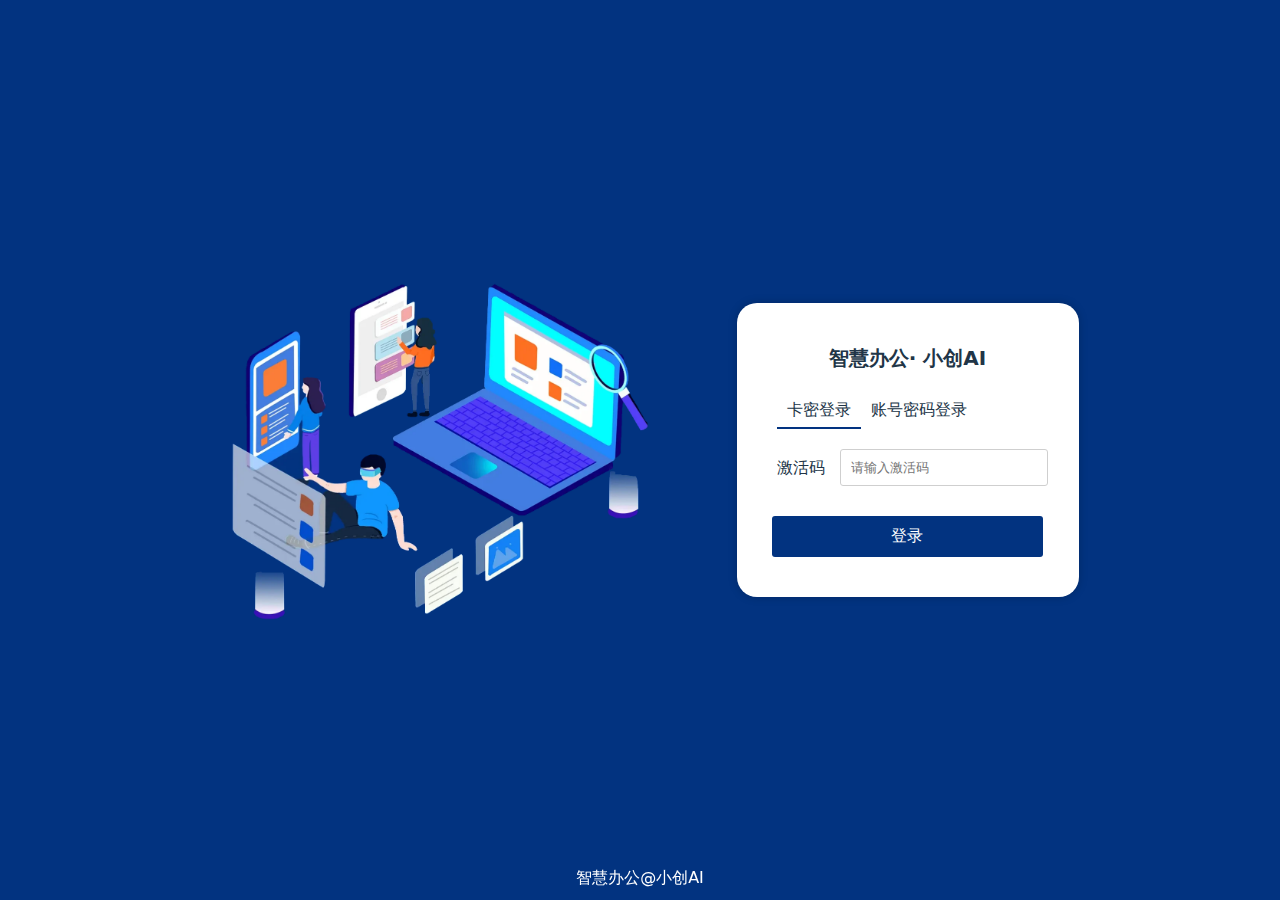
<file: index.html>
<!DOCTYPE html>
<html lang="en">
  <head>
    <meta charset="UTF-8" />
    <link rel="icon"  href="./favicon.ico" />
    <meta name="viewport" content="width=device-width, initial-scale=1.0" />
    <title>小创AI</title>
    <script type="module" crossorigin src="./assets/index-8c2b25c6.js"></script>
    <link rel="stylesheet" href="./assets/index-fdfc7dc3.css">
  </head>
  <body>
    <div id="app"></div>
    
  </body>
</html>
</file>
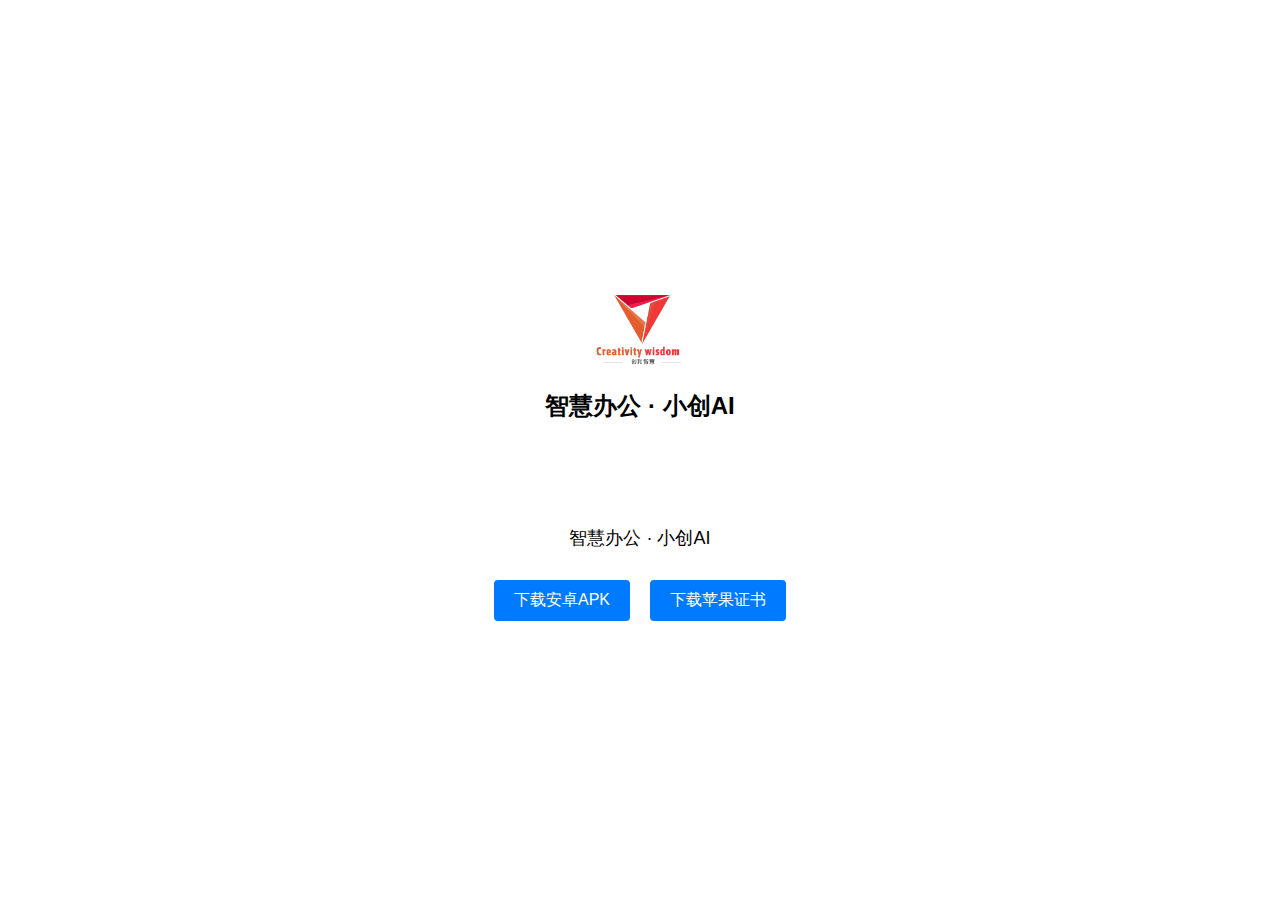
<file: download.html>
<!DOCTYPE html>
<html>

<head>
    <title>小创AI_download</title>
    <meta name="viewport" content="width=device-width, initial-scale=1">
    <style>
        /* 全局样式 */
        body {
            font-family: Arial, sans-serif;
            margin: 0;
            padding: 0;
        }

        header {
            text-align: center;
            padding: 20px;
            margin-top: 20%;
        }

        header img {
            max-width: 100px;
        }

        h1 {
            font-size: 24px;
            margin-top: 10px;
        }

        main {
            text-align: center;
            padding: 50px;
        }

        p {
            font-size: 18px;
            margin-bottom: 20px;
        }

        .download-buttons {
            display: flex;
            flex-wrap: wrap;
            justify-content: center;
        }

        .download-button {
            display: inline-block;
            padding: 10px 20px;
            margin: 10px;
            font-size: 16px;
            text-decoration: none;
            color: #fff;
            background-color: #007bff;
            border-radius: 4px;
        }

        .download-button:hover {
            background-color: #0056b3;
        }

        /* 手机端适配 */
        @media only screen and (max-width: 600px) {
            h1 {
                font-size: 20px;
                margin-top: 0;
            }

            main {
                padding: 30px;
            }

            p {
                font-size: 16px;
            }

            .download-button {
                padding: 8px 16px;
                margin: 8px;
                font-size: 14px;
            }
        }
    </style>
</head>

<body>
    <header>
        <img src="./assets/ewm-b2400582.png" alt="Logo">
        <h1>智慧办公 · 小创AI</h1>
    </header>
    <main>
        <p>智慧办公 · 小创AI</p>
        <div class="download-buttons">
            <a href="./static/小创AI.apk" class="download-button">下载安卓APK</a>
            <a href="./static/小创AI.mobileconfig" class="download-button">下载苹果证书</a>
        </div>
    </main>
</body>

</html>
</file>
<file: assets/index-fdfc7dc3.css>
@charset "UTF-8";*{box-sizing:border-box}*:before,*:after{box-sizing:border-box}:root{--i-window-height: 100vh}html,body,#app{padding:0;margin:0;display:flex;flex-flow:column;height:100%}.initBox{height:100%}.skyblue_hr{width:95%;border-bottom:1px solid skyblue;box-shadow:1px 1px 1px #ccc;margin:25px auto;text-align:center;padding-bottom:6px}a{font-weight:500;color:#646cff;text-decoration:inherit}a:hover{color:#535bf2}h1{font-size:3.2em;line-height:1.1}h1,h2{box-sizing:border-box}button{border-radius:8px;border:1px solid transparent;padding:.6em 1.2em;font-size:1em;font-weight:500;font-family:inherit;background-color:#87ceeb;cursor:pointer;transition:border-color .25s}button:hover{border-color:#646cff}button:focus,button:focus-visible{outline:4px auto -webkit-focus-ring-color}.card{padding:2em}@media (prefers-color-scheme: light){:root{color:#213547;background-color:#fff}a:hover{color:#747bff}}.el-affix--fixed{position:fixed}.el-alert{--el-alert-padding:8px 16px;--el-alert-border-radius-base:var(--el-border-radius-base);--el-alert-title-font-size:13px;--el-alert-description-font-size:12px;--el-alert-close-font-size:12px;--el-alert-close-customed-font-size:13px;--el-alert-icon-size:16px;--el-alert-icon-large-size:28px;width:100%;padding:var(--el-alert-padding);margin:0;box-sizing:border-box;border-radius:var(--el-alert-border-radius-base);position:relative;background-color:var(--el-color-white);overflow:hidden;opacity:1;display:flex;align-items:center;transition:opacity var(--el-transition-duration-fast)}.el-alert.is-light .el-alert__close-btn{color:var(--el-text-color-placeholder)}.el-alert.is-dark .el-alert__close-btn,.el-alert.is-dark .el-alert__description{color:var(--el-color-white)}.el-alert.is-center{justify-content:center}.el-alert--success{--el-alert-bg-color:var(--el-color-success-light-9)}.el-alert--success.is-light{background-color:var(--el-alert-bg-color);color:var(--el-color-success)}.el-alert--success.is-light .el-alert__description{color:var(--el-color-success)}.el-alert--success.is-dark{background-color:var(--el-color-success);color:var(--el-color-white)}.el-alert--info{--el-alert-bg-color:var(--el-color-info-light-9)}.el-alert--info.is-light{background-color:var(--el-alert-bg-color);color:var(--el-color-info)}.el-alert--info.is-light .el-alert__description{color:var(--el-color-info)}.el-alert--info.is-dark{background-color:var(--el-color-info);color:var(--el-color-white)}.el-alert--warning{--el-alert-bg-color:var(--el-color-warning-light-9)}.el-alert--warning.is-light{background-color:var(--el-alert-bg-color);color:var(--el-color-warning)}.el-alert--warning.is-light .el-alert__description{color:var(--el-color-warning)}.el-alert--warning.is-dark{background-color:var(--el-color-warning);color:var(--el-color-white)}.el-alert--error{--el-alert-bg-color:var(--el-color-error-light-9)}.el-alert--error.is-light{background-color:var(--el-alert-bg-color);color:var(--el-color-error)}.el-alert--error.is-light .el-alert__description{color:var(--el-color-error)}.el-alert--error.is-dark{background-color:var(--el-color-error);color:var(--el-color-white)}.el-alert__content{display:table-cell;padding:0 8px}.el-alert .el-alert__icon{font-size:var(--el-alert-icon-size);width:var(--el-alert-icon-size)}.el-alert .el-alert__icon.is-big{font-size:var(--el-alert-icon-large-size);width:var(--el-alert-icon-large-size)}.el-alert__title{font-size:var(--el-alert-title-font-size);line-height:18px;vertical-align:text-top}.el-alert__title.is-bold{font-weight:700}.el-alert .el-alert__description{font-size:var(--el-alert-description-font-size);margin:5px 0 0}.el-alert .el-alert__close-btn{font-size:var(--el-alert-close-font-size);opacity:1;position:absolute;top:12px;right:15px;cursor:pointer}.el-alert .el-alert__close-btn.is-customed{font-style:normal;font-size:var(--el-alert-close-customed-font-size);top:9px}.el-alert-fade-enter-from,.el-alert-fade-leave-active{opacity:0}.el-aside{overflow:auto;box-sizing:border-box;flex-shrink:0;width:var(--el-aside-width,300px)}.el-autocomplete{position:relative;display:inline-block}.el-autocomplete__popper.el-popper{background:var(--el-bg-color-overlay);border:1px solid var(--el-border-color-light);box-shadow:var(--el-box-shadow-light)}.el-autocomplete__popper.el-popper .el-popper__arrow:before{border:1px solid var(--el-border-color-light)}.el-autocomplete__popper.el-popper[data-popper-placement^=top] .el-popper__arrow:before{border-top-color:transparent;border-left-color:transparent}.el-autocomplete__popper.el-popper[data-popper-placement^=bottom] .el-popper__arrow:before{border-bottom-color:transparent;border-right-color:transparent}.el-autocomplete__popper.el-popper[data-popper-placement^=left] .el-popper__arrow:before{border-left-color:transparent;border-bottom-color:transparent}.el-autocomplete__popper.el-popper[data-popper-placement^=right] .el-popper__arrow:before{border-right-color:transparent;border-top-color:transparent}.el-autocomplete-suggestion{border-radius:var(--el-border-radius-base);box-sizing:border-box}.el-autocomplete-suggestion__wrap{max-height:280px;padding:10px 0;box-sizing:border-box}.el-autocomplete-suggestion__list{margin:0;padding:0}.el-autocomplete-suggestion li{padding:0 20px;margin:0;line-height:34px;cursor:pointer;color:var(--el-text-color-regular);font-size:var(--el-font-size-base);list-style:none;text-align:left;white-space:nowrap;overflow:hidden;text-overflow:ellipsis}.el-autocomplete-suggestion li:hover,.el-autocomplete-suggestion li.highlighted{background-color:var(--el-fill-color-light)}.el-autocomplete-suggestion li.divider{margin-top:6px;border-top:1px solid var(--el-color-black)}.el-autocomplete-suggestion li.divider:last-child{margin-bottom:-6px}.el-autocomplete-suggestion.is-loading li{text-align:center;height:100px;line-height:100px;font-size:20px;color:var(--el-text-color-secondary)}.el-autocomplete-suggestion.is-loading li:after{display:inline-block;content:"";height:100%;vertical-align:middle}.el-autocomplete-suggestion.is-loading li:hover{background-color:var(--el-bg-color-overlay)}.el-autocomplete-suggestion.is-loading .el-icon-loading{vertical-align:middle}.el-avatar{--el-avatar-text-color:var(--el-color-white);--el-avatar-bg-color:var(--el-text-color-disabled);--el-avatar-text-size:14px;--el-avatar-icon-size:18px;--el-avatar-border-radius:var(--el-border-radius-base);--el-avatar-size-large:56px;--el-avatar-size-small:24px;--el-avatar-size:40px;display:inline-flex;justify-content:center;align-items:center;box-sizing:border-box;text-align:center;overflow:hidden;color:var(--el-avatar-text-color);background:var(--el-avatar-bg-color);width:var(--el-avatar-size);height:var(--el-avatar-size);font-size:var(--el-avatar-text-size)}.el-avatar>img{display:block;height:100%}.el-avatar--circle{border-radius:50%}.el-avatar--square{border-radius:var(--el-avatar-border-radius)}.el-avatar--icon{font-size:var(--el-avatar-icon-size)}.el-avatar--small{--el-avatar-size:24px}.el-avatar--large{--el-avatar-size:56px}.el-backtop{--el-backtop-bg-color:var(--el-bg-color-overlay);--el-backtop-text-color:var(--el-color-primary);--el-backtop-hover-bg-color:var(--el-border-color-extra-light);position:fixed;background-color:var(--el-backtop-bg-color);width:40px;height:40px;border-radius:50%;color:var(--el-backtop-text-color);display:flex;align-items:center;justify-content:center;font-size:20px;box-shadow:var(--el-box-shadow-lighter);cursor:pointer;z-index:5}.el-backtop:hover{background-color:var(--el-backtop-hover-bg-color)}.el-backtop__icon{font-size:20px}.el-badge{--el-badge-bg-color:var(--el-color-danger);--el-badge-radius:10px;--el-badge-font-size:12px;--el-badge-padding:6px;--el-badge-size:18px;position:relative;vertical-align:middle;display:inline-block;width:-webkit-fit-content;width:-moz-fit-content;width:fit-content}.el-badge__content{background-color:var(--el-badge-bg-color);border-radius:var(--el-badge-radius);color:var(--el-color-white);display:inline-flex;justify-content:center;align-items:center;font-size:var(--el-badge-font-size);height:var(--el-badge-size);padding:0 var(--el-badge-padding);white-space:nowrap;border:1px solid var(--el-bg-color)}.el-badge__content.is-fixed{position:absolute;top:0;right:calc(1px + var(--el-badge-size)/ 2);transform:translateY(-50%) translate(100%);z-index:var(--el-index-normal)}.el-badge__content.is-fixed.is-dot{right:5px}.el-badge__content.is-dot{height:8px;width:8px;padding:0;right:0;border-radius:50%}.el-badge__content--primary{background-color:var(--el-color-primary)}.el-badge__content--success{background-color:var(--el-color-success)}.el-badge__content--warning{background-color:var(--el-color-warning)}.el-badge__content--info{background-color:var(--el-color-info)}.el-badge__content--danger{background-color:var(--el-color-danger)}.el-breadcrumb{font-size:14px;line-height:1}.el-breadcrumb:after,.el-breadcrumb:before{display:table;content:""}.el-breadcrumb:after{clear:both}.el-breadcrumb__separator{margin:0 9px;font-weight:700;color:var(--el-text-color-placeholder)}.el-breadcrumb__separator.el-icon{margin:0 6px;font-weight:400}.el-breadcrumb__separator.el-icon svg{vertical-align:middle}.el-breadcrumb__item{float:left;display:inline-flex;align-items:center}.el-breadcrumb__inner{color:var(--el-text-color-regular)}.el-breadcrumb__inner a,.el-breadcrumb__inner.is-link{font-weight:700;text-decoration:none;transition:var(--el-transition-color);color:var(--el-text-color-primary)}.el-breadcrumb__inner a:hover,.el-breadcrumb__inner.is-link:hover{color:var(--el-color-primary);cursor:pointer}.el-breadcrumb__item:last-child .el-breadcrumb__inner,.el-breadcrumb__item:last-child .el-breadcrumb__inner a,.el-breadcrumb__item:last-child .el-breadcrumb__inner a:hover,.el-breadcrumb__item:last-child .el-breadcrumb__inner:hover{font-weight:400;color:var(--el-text-color-regular);cursor:text}.el-breadcrumb__item:last-child .el-breadcrumb__separator{display:none}.el-button-group{display:inline-block;vertical-align:middle}.el-button-group:after,.el-button-group:before{display:table;content:""}.el-button-group:after{clear:both}.el-button-group>.el-button{float:left;position:relative}.el-button-group>.el-button+.el-button{margin-left:0}.el-button-group>.el-button:first-child{border-top-right-radius:0;border-bottom-right-radius:0}.el-button-group>.el-button:last-child{border-top-left-radius:0;border-bottom-left-radius:0}.el-button-group>.el-button:first-child:last-child{border-top-right-radius:var(--el-border-radius-base);border-bottom-right-radius:var(--el-border-radius-base);border-top-left-radius:var(--el-border-radius-base);border-bottom-left-radius:var(--el-border-radius-base)}.el-button-group>.el-button:first-child:last-child.is-round{border-radius:var(--el-border-radius-round)}.el-button-group>.el-button:first-child:last-child.is-circle{border-radius:50%}.el-button-group>.el-button:not(:first-child):not(:last-child){border-radius:0}.el-button-group>.el-button:not(:last-child){margin-right:-1px}.el-button-group>.el-button:active,.el-button-group>.el-button:focus,.el-button-group>.el-button:hover{z-index:1}.el-button-group>.el-button.is-active{z-index:1}.el-button-group>.el-dropdown>.el-button{border-top-left-radius:0;border-bottom-left-radius:0;border-left-color:var(--el-button-divide-border-color)}.el-button-group .el-button--primary:first-child{border-right-color:var(--el-button-divide-border-color)}.el-button-group .el-button--primary:last-child{border-left-color:var(--el-button-divide-border-color)}.el-button-group .el-button--primary:not(:first-child):not(:last-child){border-left-color:var(--el-button-divide-border-color);border-right-color:var(--el-button-divide-border-color)}.el-button-group .el-button--success:first-child{border-right-color:var(--el-button-divide-border-color)}.el-button-group .el-button--success:last-child{border-left-color:var(--el-button-divide-border-color)}.el-button-group .el-button--success:not(:first-child):not(:last-child){border-left-color:var(--el-button-divide-border-color);border-right-color:var(--el-button-divide-border-color)}.el-button-group .el-button--warning:first-child{border-right-color:var(--el-button-divide-border-color)}.el-button-group .el-button--warning:last-child{border-left-color:var(--el-button-divide-border-color)}.el-button-group .el-button--warning:not(:first-child):not(:last-child){border-left-color:var(--el-button-divide-border-color);border-right-color:var(--el-button-divide-border-color)}.el-button-group .el-button--danger:first-child{border-right-color:var(--el-button-divide-border-color)}.el-button-group .el-button--danger:last-child{border-left-color:var(--el-button-divide-border-color)}.el-button-group .el-button--danger:not(:first-child):not(:last-child){border-left-color:var(--el-button-divide-border-color);border-right-color:var(--el-button-divide-border-color)}.el-button-group .el-button--info:first-child{border-right-color:var(--el-button-divide-border-color)}.el-button-group .el-button--info:last-child{border-left-color:var(--el-button-divide-border-color)}.el-button-group .el-button--info:not(:first-child):not(:last-child){border-left-color:var(--el-button-divide-border-color);border-right-color:var(--el-button-divide-border-color)}.el-calendar{--el-calendar-border:var(--el-table-border, 1px solid var(--el-border-color-lighter));--el-calendar-header-border-bottom:var(--el-calendar-border);--el-calendar-selected-bg-color:var(--el-color-primary-light-9);--el-calendar-cell-width:85px;background-color:var(--el-fill-color-blank)}.el-calendar__header{display:flex;justify-content:space-between;padding:12px 20px;border-bottom:var(--el-calendar-header-border-bottom)}.el-calendar__title{color:var(--el-text-color);align-self:center}.el-calendar__body{padding:12px 20px 35px}.el-calendar-table{table-layout:fixed;width:100%}.el-calendar-table thead th{padding:12px 0;color:var(--el-text-color-regular);font-weight:400}.el-calendar-table:not(.is-range) td.next,.el-calendar-table:not(.is-range) td.prev{color:var(--el-text-color-placeholder)}.el-calendar-table td{border-bottom:var(--el-calendar-border);border-right:var(--el-calendar-border);vertical-align:top;transition:background-color var(--el-transition-duration-fast) ease}.el-calendar-table td.is-selected{background-color:var(--el-calendar-selected-bg-color)}.el-calendar-table td.is-today{color:var(--el-color-primary)}.el-calendar-table tr:first-child td{border-top:var(--el-calendar-border)}.el-calendar-table tr td:first-child{border-left:var(--el-calendar-border)}.el-calendar-table tr.el-calendar-table__row--hide-border td{border-top:none}.el-calendar-table .el-calendar-day{box-sizing:border-box;padding:8px;height:var(--el-calendar-cell-width)}.el-calendar-table .el-calendar-day:hover{cursor:pointer;background-color:var(--el-calendar-selected-bg-color)}.el-card{--el-card-border-color:var(--el-border-color-light);--el-card-border-radius:4px;--el-card-padding:20px;--el-card-bg-color:var(--el-fill-color-blank)}.el-card{border-radius:var(--el-card-border-radius);border:1px solid var(--el-card-border-color);background-color:var(--el-card-bg-color);overflow:hidden;color:var(--el-text-color-primary);transition:var(--el-transition-duration)}.el-card.is-always-shadow{box-shadow:var(--el-box-shadow-light)}.el-card.is-hover-shadow:focus,.el-card.is-hover-shadow:hover{box-shadow:var(--el-box-shadow-light)}.el-card__header{padding:calc(var(--el-card-padding) - 2px) var(--el-card-padding);border-bottom:1px solid var(--el-card-border-color);box-sizing:border-box}.el-card__body{padding:var(--el-card-padding)}.el-carousel__item{position:absolute;top:0;left:0;width:100%;height:100%;display:inline-block;overflow:hidden;z-index:calc(var(--el-index-normal) - 1)}.el-carousel__item.is-active{z-index:calc(var(--el-index-normal) - 1)}.el-carousel__item.is-animating{transition:transform .4s ease-in-out}.el-carousel__item--card{width:50%;transition:transform .4s ease-in-out}.el-carousel__item--card.is-in-stage{cursor:pointer;z-index:var(--el-index-normal)}.el-carousel__item--card.is-in-stage.is-hover .el-carousel__mask,.el-carousel__item--card.is-in-stage:hover .el-carousel__mask{opacity:.12}.el-carousel__item--card.is-active{z-index:calc(var(--el-index-normal) + 1)}.el-carousel__mask{position:absolute;width:100%;height:100%;top:0;left:0;background-color:var(--el-color-white);opacity:.24;transition:var(--el-transition-duration-fast)}.el-carousel{--el-carousel-arrow-font-size:12px;--el-carousel-arrow-size:36px;--el-carousel-arrow-background:rgba(31, 45, 61, .11);--el-carousel-arrow-hover-background:rgba(31, 45, 61, .23);--el-carousel-indicator-width:30px;--el-carousel-indicator-height:2px;--el-carousel-indicator-padding-horizontal:4px;--el-carousel-indicator-padding-vertical:12px;--el-carousel-indicator-out-color:var(--el-border-color-hover);position:relative}.el-carousel--horizontal{overflow-x:hidden}.el-carousel--vertical{overflow-y:hidden}.el-carousel__container{position:relative;height:300px}.el-carousel__arrow{border:none;outline:0;padding:0;margin:0;height:var(--el-carousel-arrow-size);width:var(--el-carousel-arrow-size);cursor:pointer;transition:var(--el-transition-duration);border-radius:50%;background-color:var(--el-carousel-arrow-background);color:#fff;position:absolute;top:50%;z-index:10;transform:translateY(-50%);text-align:center;font-size:var(--el-carousel-arrow-font-size);display:inline-flex;justify-content:center;align-items:center}.el-carousel__arrow--left{left:16px}.el-carousel__arrow--right{right:16px}.el-carousel__arrow:hover{background-color:var(--el-carousel-arrow-hover-background)}.el-carousel__arrow i{cursor:pointer}.el-carousel__indicators{position:absolute;list-style:none;margin:0;padding:0;z-index:calc(var(--el-index-normal) + 1)}.el-carousel__indicators--horizontal{bottom:0;left:50%;transform:translate(-50%)}.el-carousel__indicators--vertical{right:0;top:50%;transform:translateY(-50%)}.el-carousel__indicators--outside{bottom:calc(var(--el-carousel-indicator-height) + var(--el-carousel-indicator-padding-vertical) * 2);text-align:center;position:static;transform:none}.el-carousel__indicators--outside .el-carousel__indicator:hover button{opacity:.64}.el-carousel__indicators--outside button{background-color:var(--el-carousel-indicator-out-color);opacity:.24}.el-carousel__indicators--labels{left:0;right:0;transform:none;text-align:center}.el-carousel__indicators--labels .el-carousel__button{height:auto;width:auto;padding:2px 18px;font-size:12px;color:#000}.el-carousel__indicators--labels .el-carousel__indicator{padding:6px 4px}.el-carousel__indicator{background-color:transparent;cursor:pointer}.el-carousel__indicator:hover button{opacity:.72}.el-carousel__indicator--horizontal{display:inline-block;padding:var(--el-carousel-indicator-padding-vertical) var(--el-carousel-indicator-padding-horizontal)}.el-carousel__indicator--vertical{padding:var(--el-carousel-indicator-padding-horizontal) var(--el-carousel-indicator-padding-vertical)}.el-carousel__indicator--vertical .el-carousel__button{width:var(--el-carousel-indicator-height);height:calc(var(--el-carousel-indicator-width)/ 2)}.el-carousel__indicator.is-active button{opacity:1}.el-carousel__button{display:block;opacity:.48;width:var(--el-carousel-indicator-width);height:var(--el-carousel-indicator-height);background-color:#fff;border:none;outline:0;padding:0;margin:0;cursor:pointer;transition:var(--el-transition-duration)}.carousel-arrow-left-enter-from,.carousel-arrow-left-leave-active{transform:translateY(-50%) translate(-10px);opacity:0}.carousel-arrow-right-enter-from,.carousel-arrow-right-leave-active{transform:translateY(-50%) translate(10px);opacity:0}.el-cascader-panel{--el-cascader-menu-text-color:var(--el-text-color-regular);--el-cascader-menu-selected-text-color:var(--el-color-primary);--el-cascader-menu-fill:var(--el-bg-color-overlay);--el-cascader-menu-font-size:var(--el-font-size-base);--el-cascader-menu-radius:var(--el-border-radius-base);--el-cascader-menu-border:solid 1px var(--el-border-color-light);--el-cascader-menu-shadow:var(--el-box-shadow-light);--el-cascader-node-background-hover:var(--el-fill-color-light);--el-cascader-node-color-disabled:var(--el-text-color-placeholder);--el-cascader-color-empty:var(--el-text-color-placeholder);--el-cascader-tag-background:var(--el-fill-color)}.el-cascader-panel{display:flex;border-radius:var(--el-cascader-menu-radius);font-size:var(--el-cascader-menu-font-size)}.el-cascader-panel.is-bordered{border:var(--el-cascader-menu-border);border-radius:var(--el-cascader-menu-radius)}.el-cascader-menu{min-width:180px;box-sizing:border-box;color:var(--el-cascader-menu-text-color);border-right:var(--el-cascader-menu-border)}.el-cascader-menu:last-child{border-right:none}.el-cascader-menu:last-child .el-cascader-node{padding-right:20px}.el-cascader-menu__wrap.el-scrollbar__wrap{height:204px}.el-cascader-menu__list{position:relative;min-height:100%;margin:0;padding:6px 0;list-style:none;box-sizing:border-box}.el-cascader-menu__hover-zone{position:absolute;top:0;left:0;width:100%;height:100%;pointer-events:none}.el-cascader-menu__empty-text{position:absolute;top:50%;left:50%;transform:translate(-50%,-50%);display:flex;align-items:center;color:var(--el-cascader-color-empty)}.el-cascader-menu__empty-text .is-loading{margin-right:2px}.el-cascader-node{position:relative;display:flex;align-items:center;padding:0 30px 0 20px;height:34px;line-height:34px;outline:0}.el-cascader-node.is-selectable.in-active-path{color:var(--el-cascader-menu-text-color)}.el-cascader-node.in-active-path,.el-cascader-node.is-active,.el-cascader-node.is-selectable.in-checked-path{color:var(--el-cascader-menu-selected-text-color);font-weight:700}.el-cascader-node:not(.is-disabled){cursor:pointer}.el-cascader-node:not(.is-disabled):focus,.el-cascader-node:not(.is-disabled):hover{background:var(--el-cascader-node-background-hover)}.el-cascader-node.is-disabled{color:var(--el-cascader-node-color-disabled);cursor:not-allowed}.el-cascader-node__prefix{position:absolute;left:10px}.el-cascader-node__postfix{position:absolute;right:10px}.el-cascader-node__label{flex:1;text-align:left;padding:0 8px;white-space:nowrap;overflow:hidden;text-overflow:ellipsis}.el-cascader-node>.el-checkbox{margin-right:0}.el-cascader-node>.el-radio{margin-right:0}.el-cascader-node>.el-radio .el-radio__label{padding-left:0}.el-cascader{--el-cascader-menu-text-color:var(--el-text-color-regular);--el-cascader-menu-selected-text-color:var(--el-color-primary);--el-cascader-menu-fill:var(--el-bg-color-overlay);--el-cascader-menu-font-size:var(--el-font-size-base);--el-cascader-menu-radius:var(--el-border-radius-base);--el-cascader-menu-border:solid 1px var(--el-border-color-light);--el-cascader-menu-shadow:var(--el-box-shadow-light);--el-cascader-node-background-hover:var(--el-fill-color-light);--el-cascader-node-color-disabled:var(--el-text-color-placeholder);--el-cascader-color-empty:var(--el-text-color-placeholder);--el-cascader-tag-background:var(--el-fill-color);display:inline-block;vertical-align:middle;position:relative;font-size:var(--el-font-size-base);line-height:32px;outline:0}.el-cascader:not(.is-disabled):hover .el-input__wrapper{cursor:pointer;box-shadow:0 0 0 1px var(--el-input-hover-border-color) inset}.el-cascader .el-input{display:flex;cursor:pointer}.el-cascader .el-input .el-input__inner{text-overflow:ellipsis;cursor:pointer}.el-cascader .el-input .el-input__suffix-inner .el-icon{height:calc(100% - 2px)}.el-cascader .el-input .el-input__suffix-inner .el-icon svg{vertical-align:middle}.el-cascader .el-input .icon-arrow-down{transition:transform var(--el-transition-duration);font-size:14px}.el-cascader .el-input .icon-arrow-down.is-reverse{transform:rotate(180deg)}.el-cascader .el-input .icon-circle-close:hover{color:var(--el-input-clear-hover-color,var(--el-text-color-secondary))}.el-cascader .el-input.is-focus .el-input__wrapper{box-shadow:0 0 0 1px var(--el-input-focus-border-color,var(--el-color-primary)) inset}.el-cascader--large{font-size:14px;line-height:40px}.el-cascader--small{font-size:12px;line-height:24px}.el-cascader.is-disabled .el-cascader__label{z-index:calc(var(--el-index-normal) + 1);color:var(--el-disabled-text-color)}.el-cascader__dropdown{--el-cascader-menu-text-color:var(--el-text-color-regular);--el-cascader-menu-selected-text-color:var(--el-color-primary);--el-cascader-menu-fill:var(--el-bg-color-overlay);--el-cascader-menu-font-size:var(--el-font-size-base);--el-cascader-menu-radius:var(--el-border-radius-base);--el-cascader-menu-border:solid 1px var(--el-border-color-light);--el-cascader-menu-shadow:var(--el-box-shadow-light);--el-cascader-node-background-hover:var(--el-fill-color-light);--el-cascader-node-color-disabled:var(--el-text-color-placeholder);--el-cascader-color-empty:var(--el-text-color-placeholder);--el-cascader-tag-background:var(--el-fill-color)}.el-cascader__dropdown{font-size:var(--el-cascader-menu-font-size);border-radius:var(--el-cascader-menu-radius)}.el-cascader__dropdown.el-popper{background:var(--el-cascader-menu-fill);border:var(--el-cascader-menu-border);box-shadow:var(--el-cascader-menu-shadow)}.el-cascader__dropdown.el-popper .el-popper__arrow:before{border:var(--el-cascader-menu-border)}.el-cascader__dropdown.el-popper[data-popper-placement^=top] .el-popper__arrow:before{border-top-color:transparent;border-left-color:transparent}.el-cascader__dropdown.el-popper[data-popper-placement^=bottom] .el-popper__arrow:before{border-bottom-color:transparent;border-right-color:transparent}.el-cascader__dropdown.el-popper[data-popper-placement^=left] .el-popper__arrow:before{border-left-color:transparent;border-bottom-color:transparent}.el-cascader__dropdown.el-popper[data-popper-placement^=right] .el-popper__arrow:before{border-right-color:transparent;border-top-color:transparent}.el-cascader__dropdown.el-popper{box-shadow:var(--el-cascader-menu-shadow)}.el-cascader__tags{position:absolute;left:0;right:30px;top:50%;transform:translateY(-50%);display:flex;flex-wrap:wrap;line-height:normal;text-align:left;box-sizing:border-box}.el-cascader__tags .el-tag{display:inline-flex;align-items:center;max-width:100%;margin:2px 0 2px 6px;text-overflow:ellipsis;background:var(--el-cascader-tag-background)}.el-cascader__tags .el-tag:not(.is-hit){border-color:transparent}.el-cascader__tags .el-tag>span{flex:1;overflow:hidden;text-overflow:ellipsis}.el-cascader__tags .el-tag .el-icon-close{flex:none;background-color:var(--el-text-color-placeholder);color:var(--el-color-white)}.el-cascader__tags .el-tag .el-icon-close:hover{background-color:var(--el-text-color-secondary)}.el-cascader__collapse-tags{white-space:normal;z-index:var(--el-index-normal)}.el-cascader__collapse-tags .el-tag{display:inline-flex;align-items:center;max-width:100%;margin:2px 0 2px 6px;text-overflow:ellipsis;background:var(--el-fill-color)}.el-cascader__collapse-tags .el-tag:not(.is-hit){border-color:transparent}.el-cascader__collapse-tags .el-tag>span{flex:1;overflow:hidden;text-overflow:ellipsis}.el-cascader__collapse-tags .el-tag .el-icon-close{flex:none;background-color:var(--el-text-color-placeholder);color:var(--el-color-white)}.el-cascader__collapse-tags .el-tag .el-icon-close:hover{background-color:var(--el-text-color-secondary)}.el-cascader__suggestion-panel{border-radius:var(--el-cascader-menu-radius)}.el-cascader__suggestion-list{max-height:204px;margin:0;padding:6px 0;font-size:var(--el-font-size-base);color:var(--el-cascader-menu-text-color);text-align:center}.el-cascader__suggestion-item{display:flex;justify-content:space-between;align-items:center;height:34px;padding:0 15px;text-align:left;outline:0;cursor:pointer}.el-cascader__suggestion-item:focus,.el-cascader__suggestion-item:hover{background:var(--el-cascader-node-background-hover)}.el-cascader__suggestion-item.is-checked{color:var(--el-cascader-menu-selected-text-color);font-weight:700}.el-cascader__suggestion-item>span{margin-right:10px}.el-cascader__empty-text{margin:10px 0;color:var(--el-cascader-color-empty)}.el-cascader__search-input{flex:1;height:24px;min-width:60px;margin:2px 0 2px 11px;padding:0;color:var(--el-cascader-menu-text-color);border:none;outline:0;box-sizing:border-box;background:0 0}.el-cascader__search-input::-moz-placeholder{color:transparent}.el-cascader__search-input:-ms-input-placeholder{color:transparent}.el-cascader__search-input::placeholder{color:transparent}.el-check-tag{background-color:var(--el-color-info-light-9);border-radius:var(--el-border-radius-base);color:var(--el-color-info);cursor:pointer;display:inline-block;font-size:var(--el-font-size-base);line-height:var(--el-font-size-base);padding:7px 15px;transition:var(--el-transition-all);font-weight:700}.el-check-tag:hover{background-color:var(--el-color-info-light-7)}.el-check-tag.is-checked{background-color:var(--el-color-primary-light-8);color:var(--el-color-primary)}.el-check-tag.is-checked:hover{background-color:var(--el-color-primary-light-7)}.el-checkbox{--el-checkbox-font-size:14px;--el-checkbox-font-weight:var(--el-font-weight-primary);--el-checkbox-text-color:var(--el-text-color-regular);--el-checkbox-input-height:14px;--el-checkbox-input-width:14px;--el-checkbox-border-radius:var(--el-border-radius-small);--el-checkbox-bg-color:var(--el-fill-color-blank);--el-checkbox-input-border:var(--el-border);--el-checkbox-disabled-border-color:var(--el-border-color);--el-checkbox-disabled-input-fill:var(--el-fill-color-light);--el-checkbox-disabled-icon-color:var(--el-text-color-placeholder);--el-checkbox-disabled-checked-input-fill:var(--el-border-color-extra-light);--el-checkbox-disabled-checked-input-border-color:var(--el-border-color);--el-checkbox-disabled-checked-icon-color:var(--el-text-color-placeholder);--el-checkbox-checked-text-color:var(--el-color-primary);--el-checkbox-checked-input-border-color:var(--el-color-primary);--el-checkbox-checked-bg-color:var(--el-color-primary);--el-checkbox-checked-icon-color:var(--el-color-white);--el-checkbox-input-border-color-hover:var(--el-color-primary)}.el-checkbox{color:var(--el-checkbox-text-color);font-weight:var(--el-checkbox-font-weight);font-size:var(--el-font-size-base);position:relative;cursor:pointer;display:inline-flex;align-items:center;white-space:nowrap;-webkit-user-select:none;-moz-user-select:none;-ms-user-select:none;user-select:none;margin-right:30px;height:32px}.el-checkbox.is-disabled{cursor:not-allowed}.el-checkbox.is-bordered{padding:0 15px 0 9px;border-radius:var(--el-border-radius-base);border:var(--el-border);box-sizing:border-box}.el-checkbox.is-bordered.is-checked{border-color:var(--el-color-primary)}.el-checkbox.is-bordered.is-disabled{border-color:var(--el-border-color-lighter)}.el-checkbox.is-bordered.el-checkbox--large{padding:0 19px 0 11px;border-radius:var(--el-border-radius-base)}.el-checkbox.is-bordered.el-checkbox--large .el-checkbox__label{font-size:var(--el-font-size-base)}.el-checkbox.is-bordered.el-checkbox--large .el-checkbox__inner{height:14px;width:14px}.el-checkbox.is-bordered.el-checkbox--small{padding:0 11px 0 7px;border-radius:calc(var(--el-border-radius-base) - 1px)}.el-checkbox.is-bordered.el-checkbox--small .el-checkbox__label{font-size:12px}.el-checkbox.is-bordered.el-checkbox--small .el-checkbox__inner{height:12px;width:12px}.el-checkbox.is-bordered.el-checkbox--small .el-checkbox__inner:after{height:6px;width:2px}.el-checkbox input:focus-visible+.el-checkbox__inner{outline:2px solid var(--el-checkbox-input-border-color-hover);outline-offset:1px;border-radius:var(--el-checkbox-border-radius)}.el-checkbox__input{white-space:nowrap;cursor:pointer;outline:0;display:inline-flex;position:relative}.el-checkbox__input.is-disabled .el-checkbox__inner{background-color:var(--el-checkbox-disabled-input-fill);border-color:var(--el-checkbox-disabled-border-color);cursor:not-allowed}.el-checkbox__input.is-disabled .el-checkbox__inner:after{cursor:not-allowed;border-color:var(--el-checkbox-disabled-icon-color)}.el-checkbox__input.is-disabled.is-checked .el-checkbox__inner{background-color:var(--el-checkbox-disabled-checked-input-fill);border-color:var(--el-checkbox-disabled-checked-input-border-color)}.el-checkbox__input.is-disabled.is-checked .el-checkbox__inner:after{border-color:var(--el-checkbox-disabled-checked-icon-color)}.el-checkbox__input.is-disabled.is-indeterminate .el-checkbox__inner{background-color:var(--el-checkbox-disabled-checked-input-fill);border-color:var(--el-checkbox-disabled-checked-input-border-color)}.el-checkbox__input.is-disabled.is-indeterminate .el-checkbox__inner:before{background-color:var(--el-checkbox-disabled-checked-icon-color);border-color:var(--el-checkbox-disabled-checked-icon-color)}.el-checkbox__input.is-disabled+span.el-checkbox__label{color:var(--el-disabled-text-color);cursor:not-allowed}.el-checkbox__input.is-checked .el-checkbox__inner{background-color:var(--el-checkbox-checked-bg-color);border-color:var(--el-checkbox-checked-input-border-color)}.el-checkbox__input.is-checked .el-checkbox__inner:after{transform:rotate(45deg) scaleY(1)}.el-checkbox__input.is-checked+.el-checkbox__label{color:var(--el-checkbox-checked-text-color)}.el-checkbox__input.is-focus:not(.is-checked) .el-checkbox__original:not(:focus-visible){border-color:var(--el-checkbox-input-border-color-hover)}.el-checkbox__input.is-indeterminate .el-checkbox__inner{background-color:var(--el-checkbox-checked-bg-color);border-color:var(--el-checkbox-checked-input-border-color)}.el-checkbox__input.is-indeterminate .el-checkbox__inner:before{content:"";position:absolute;display:block;background-color:var(--el-checkbox-checked-icon-color);height:2px;transform:scale(.5);left:0;right:0;top:5px}.el-checkbox__input.is-indeterminate .el-checkbox__inner:after{display:none}.el-checkbox__inner{display:inline-block;position:relative;border:var(--el-checkbox-input-border);border-radius:var(--el-checkbox-border-radius);box-sizing:border-box;width:var(--el-checkbox-input-width);height:var(--el-checkbox-input-height);background-color:var(--el-checkbox-bg-color);z-index:var(--el-index-normal);transition:border-color .25s cubic-bezier(.71,-.46,.29,1.46),background-color .25s cubic-bezier(.71,-.46,.29,1.46),outline .25s cubic-bezier(.71,-.46,.29,1.46)}.el-checkbox__inner:hover{border-color:var(--el-checkbox-input-border-color-hover)}.el-checkbox__inner:after{box-sizing:content-box;content:"";border:1px solid var(--el-checkbox-checked-icon-color);border-left:0;border-top:0;height:7px;left:4px;position:absolute;top:1px;transform:rotate(45deg) scaleY(0);width:3px;transition:transform .15s ease-in 50ms;transform-origin:center}.el-checkbox__original{opacity:0;outline:0;position:absolute;margin:0;width:0;height:0;z-index:-1}.el-checkbox__label{display:inline-block;padding-left:8px;line-height:1;font-size:var(--el-checkbox-font-size)}.el-checkbox.el-checkbox--large{height:40px}.el-checkbox.el-checkbox--large .el-checkbox__label{font-size:14px}.el-checkbox.el-checkbox--large .el-checkbox__inner{width:14px;height:14px}.el-checkbox.el-checkbox--small{height:24px}.el-checkbox.el-checkbox--small .el-checkbox__label{font-size:12px}.el-checkbox.el-checkbox--small .el-checkbox__inner{width:12px;height:12px}.el-checkbox.el-checkbox--small .el-checkbox__input.is-indeterminate .el-checkbox__inner:before{top:4px}.el-checkbox.el-checkbox--small .el-checkbox__inner:after{width:2px;height:6px}.el-checkbox:last-of-type{margin-right:0}[class*=el-col-]{box-sizing:border-box}[class*=el-col-].is-guttered{display:block;min-height:1px}.el-col-0,.el-col-0.is-guttered{display:none}.el-col-0{max-width:0%;flex:0 0 0%}.el-col-offset-0{margin-left:0}.el-col-pull-0{position:relative;right:0}.el-col-push-0{position:relative;left:0}.el-col-1{max-width:4.1666666667%;flex:0 0 4.1666666667%}.el-col-offset-1{margin-left:4.1666666667%}.el-col-pull-1{position:relative;right:4.1666666667%}.el-col-push-1{position:relative;left:4.1666666667%}.el-col-2{max-width:8.3333333333%;flex:0 0 8.3333333333%}.el-col-offset-2{margin-left:8.3333333333%}.el-col-pull-2{position:relative;right:8.3333333333%}.el-col-push-2{position:relative;left:8.3333333333%}.el-col-3{max-width:12.5%;flex:0 0 12.5%}.el-col-offset-3{margin-left:12.5%}.el-col-pull-3{position:relative;right:12.5%}.el-col-push-3{position:relative;left:12.5%}.el-col-4{max-width:16.6666666667%;flex:0 0 16.6666666667%}.el-col-offset-4{margin-left:16.6666666667%}.el-col-pull-4{position:relative;right:16.6666666667%}.el-col-push-4{position:relative;left:16.6666666667%}.el-col-5{max-width:20.8333333333%;flex:0 0 20.8333333333%}.el-col-offset-5{margin-left:20.8333333333%}.el-col-pull-5{position:relative;right:20.8333333333%}.el-col-push-5{position:relative;left:20.8333333333%}.el-col-6{max-width:25%;flex:0 0 25%}.el-col-offset-6{margin-left:25%}.el-col-pull-6{position:relative;right:25%}.el-col-push-6{position:relative;left:25%}.el-col-7{max-width:29.1666666667%;flex:0 0 29.1666666667%}.el-col-offset-7{margin-left:29.1666666667%}.el-col-pull-7{position:relative;right:29.1666666667%}.el-col-push-7{position:relative;left:29.1666666667%}.el-col-8{max-width:33.3333333333%;flex:0 0 33.3333333333%}.el-col-offset-8{margin-left:33.3333333333%}.el-col-pull-8{position:relative;right:33.3333333333%}.el-col-push-8{position:relative;left:33.3333333333%}.el-col-9{max-width:37.5%;flex:0 0 37.5%}.el-col-offset-9{margin-left:37.5%}.el-col-pull-9{position:relative;right:37.5%}.el-col-push-9{position:relative;left:37.5%}.el-col-10{max-width:41.6666666667%;flex:0 0 41.6666666667%}.el-col-offset-10{margin-left:41.6666666667%}.el-col-pull-10{position:relative;right:41.6666666667%}.el-col-push-10{position:relative;left:41.6666666667%}.el-col-11{max-width:45.8333333333%;flex:0 0 45.8333333333%}.el-col-offset-11{margin-left:45.8333333333%}.el-col-pull-11{position:relative;right:45.8333333333%}.el-col-push-11{position:relative;left:45.8333333333%}.el-col-12{max-width:50%;flex:0 0 50%}.el-col-offset-12{margin-left:50%}.el-col-pull-12{position:relative;right:50%}.el-col-push-12{position:relative;left:50%}.el-col-13{max-width:54.1666666667%;flex:0 0 54.1666666667%}.el-col-offset-13{margin-left:54.1666666667%}.el-col-pull-13{position:relative;right:54.1666666667%}.el-col-push-13{position:relative;left:54.1666666667%}.el-col-14{max-width:58.3333333333%;flex:0 0 58.3333333333%}.el-col-offset-14{margin-left:58.3333333333%}.el-col-pull-14{position:relative;right:58.3333333333%}.el-col-push-14{position:relative;left:58.3333333333%}.el-col-15{max-width:62.5%;flex:0 0 62.5%}.el-col-offset-15{margin-left:62.5%}.el-col-pull-15{position:relative;right:62.5%}.el-col-push-15{position:relative;left:62.5%}.el-col-16{max-width:66.6666666667%;flex:0 0 66.6666666667%}.el-col-offset-16{margin-left:66.6666666667%}.el-col-pull-16{position:relative;right:66.6666666667%}.el-col-push-16{position:relative;left:66.6666666667%}.el-col-17{max-width:70.8333333333%;flex:0 0 70.8333333333%}.el-col-offset-17{margin-left:70.8333333333%}.el-col-pull-17{position:relative;right:70.8333333333%}.el-col-push-17{position:relative;left:70.8333333333%}.el-col-18{max-width:75%;flex:0 0 75%}.el-col-offset-18{margin-left:75%}.el-col-pull-18{position:relative;right:75%}.el-col-push-18{position:relative;left:75%}.el-col-19{max-width:79.1666666667%;flex:0 0 79.1666666667%}.el-col-offset-19{margin-left:79.1666666667%}.el-col-pull-19{position:relative;right:79.1666666667%}.el-col-push-19{position:relative;left:79.1666666667%}.el-col-20{max-width:83.3333333333%;flex:0 0 83.3333333333%}.el-col-offset-20{margin-left:83.3333333333%}.el-col-pull-20{position:relative;right:83.3333333333%}.el-col-push-20{position:relative;left:83.3333333333%}.el-col-21{max-width:87.5%;flex:0 0 87.5%}.el-col-offset-21{margin-left:87.5%}.el-col-pull-21{position:relative;right:87.5%}.el-col-push-21{position:relative;left:87.5%}.el-col-22{max-width:91.6666666667%;flex:0 0 91.6666666667%}.el-col-offset-22{margin-left:91.6666666667%}.el-col-pull-22{position:relative;right:91.6666666667%}.el-col-push-22{position:relative;left:91.6666666667%}.el-col-23{max-width:95.8333333333%;flex:0 0 95.8333333333%}.el-col-offset-23{margin-left:95.8333333333%}.el-col-pull-23{position:relative;right:95.8333333333%}.el-col-push-23{position:relative;left:95.8333333333%}.el-col-24{max-width:100%;flex:0 0 100%}.el-col-offset-24{margin-left:100%}.el-col-pull-24{position:relative;right:100%}.el-col-push-24{position:relative;left:100%}@media only screen and (max-width:768px){.el-col-xs-0,.el-col-xs-0.is-guttered{display:none}.el-col-xs-0{max-width:0%;flex:0 0 0%}.el-col-xs-offset-0{margin-left:0}.el-col-xs-pull-0{position:relative;right:0}.el-col-xs-push-0{position:relative;left:0}.el-col-xs-1{display:block;max-width:4.1666666667%;flex:0 0 4.1666666667%}.el-col-xs-offset-1{margin-left:4.1666666667%}.el-col-xs-pull-1{position:relative;right:4.1666666667%}.el-col-xs-push-1{position:relative;left:4.1666666667%}.el-col-xs-2{display:block;max-width:8.3333333333%;flex:0 0 8.3333333333%}.el-col-xs-offset-2{margin-left:8.3333333333%}.el-col-xs-pull-2{position:relative;right:8.3333333333%}.el-col-xs-push-2{position:relative;left:8.3333333333%}.el-col-xs-3{display:block;max-width:12.5%;flex:0 0 12.5%}.el-col-xs-offset-3{margin-left:12.5%}.el-col-xs-pull-3{position:relative;right:12.5%}.el-col-xs-push-3{position:relative;left:12.5%}.el-col-xs-4{display:block;max-width:16.6666666667%;flex:0 0 16.6666666667%}.el-col-xs-offset-4{margin-left:16.6666666667%}.el-col-xs-pull-4{position:relative;right:16.6666666667%}.el-col-xs-push-4{position:relative;left:16.6666666667%}.el-col-xs-5{display:block;max-width:20.8333333333%;flex:0 0 20.8333333333%}.el-col-xs-offset-5{margin-left:20.8333333333%}.el-col-xs-pull-5{position:relative;right:20.8333333333%}.el-col-xs-push-5{position:relative;left:20.8333333333%}.el-col-xs-6{display:block;max-width:25%;flex:0 0 25%}.el-col-xs-offset-6{margin-left:25%}.el-col-xs-pull-6{position:relative;right:25%}.el-col-xs-push-6{position:relative;left:25%}.el-col-xs-7{display:block;max-width:29.1666666667%;flex:0 0 29.1666666667%}.el-col-xs-offset-7{margin-left:29.1666666667%}.el-col-xs-pull-7{position:relative;right:29.1666666667%}.el-col-xs-push-7{position:relative;left:29.1666666667%}.el-col-xs-8{display:block;max-width:33.3333333333%;flex:0 0 33.3333333333%}.el-col-xs-offset-8{margin-left:33.3333333333%}.el-col-xs-pull-8{position:relative;right:33.3333333333%}.el-col-xs-push-8{position:relative;left:33.3333333333%}.el-col-xs-9{display:block;max-width:37.5%;flex:0 0 37.5%}.el-col-xs-offset-9{margin-left:37.5%}.el-col-xs-pull-9{position:relative;right:37.5%}.el-col-xs-push-9{position:relative;left:37.5%}.el-col-xs-10{display:block;max-width:41.6666666667%;flex:0 0 41.6666666667%}.el-col-xs-offset-10{margin-left:41.6666666667%}.el-col-xs-pull-10{position:relative;right:41.6666666667%}.el-col-xs-push-10{position:relative;left:41.6666666667%}.el-col-xs-11{display:block;max-width:45.8333333333%;flex:0 0 45.8333333333%}.el-col-xs-offset-11{margin-left:45.8333333333%}.el-col-xs-pull-11{position:relative;right:45.8333333333%}.el-col-xs-push-11{position:relative;left:45.8333333333%}.el-col-xs-12{display:block;max-width:50%;flex:0 0 50%}.el-col-xs-offset-12{margin-left:50%}.el-col-xs-pull-12{position:relative;right:50%}.el-col-xs-push-12{position:relative;left:50%}.el-col-xs-13{display:block;max-width:54.1666666667%;flex:0 0 54.1666666667%}.el-col-xs-offset-13{margin-left:54.1666666667%}.el-col-xs-pull-13{position:relative;right:54.1666666667%}.el-col-xs-push-13{position:relative;left:54.1666666667%}.el-col-xs-14{display:block;max-width:58.3333333333%;flex:0 0 58.3333333333%}.el-col-xs-offset-14{margin-left:58.3333333333%}.el-col-xs-pull-14{position:relative;right:58.3333333333%}.el-col-xs-push-14{position:relative;left:58.3333333333%}.el-col-xs-15{display:block;max-width:62.5%;flex:0 0 62.5%}.el-col-xs-offset-15{margin-left:62.5%}.el-col-xs-pull-15{position:relative;right:62.5%}.el-col-xs-push-15{position:relative;left:62.5%}.el-col-xs-16{display:block;max-width:66.6666666667%;flex:0 0 66.6666666667%}.el-col-xs-offset-16{margin-left:66.6666666667%}.el-col-xs-pull-16{position:relative;right:66.6666666667%}.el-col-xs-push-16{position:relative;left:66.6666666667%}.el-col-xs-17{display:block;max-width:70.8333333333%;flex:0 0 70.8333333333%}.el-col-xs-offset-17{margin-left:70.8333333333%}.el-col-xs-pull-17{position:relative;right:70.8333333333%}.el-col-xs-push-17{position:relative;left:70.8333333333%}.el-col-xs-18{display:block;max-width:75%;flex:0 0 75%}.el-col-xs-offset-18{margin-left:75%}.el-col-xs-pull-18{position:relative;right:75%}.el-col-xs-push-18{position:relative;left:75%}.el-col-xs-19{display:block;max-width:79.1666666667%;flex:0 0 79.1666666667%}.el-col-xs-offset-19{margin-left:79.1666666667%}.el-col-xs-pull-19{position:relative;right:79.1666666667%}.el-col-xs-push-19{position:relative;left:79.1666666667%}.el-col-xs-20{display:block;max-width:83.3333333333%;flex:0 0 83.3333333333%}.el-col-xs-offset-20{margin-left:83.3333333333%}.el-col-xs-pull-20{position:relative;right:83.3333333333%}.el-col-xs-push-20{position:relative;left:83.3333333333%}.el-col-xs-21{display:block;max-width:87.5%;flex:0 0 87.5%}.el-col-xs-offset-21{margin-left:87.5%}.el-col-xs-pull-21{position:relative;right:87.5%}.el-col-xs-push-21{position:relative;left:87.5%}.el-col-xs-22{display:block;max-width:91.6666666667%;flex:0 0 91.6666666667%}.el-col-xs-offset-22{margin-left:91.6666666667%}.el-col-xs-pull-22{position:relative;right:91.6666666667%}.el-col-xs-push-22{position:relative;left:91.6666666667%}.el-col-xs-23{display:block;max-width:95.8333333333%;flex:0 0 95.8333333333%}.el-col-xs-offset-23{margin-left:95.8333333333%}.el-col-xs-pull-23{position:relative;right:95.8333333333%}.el-col-xs-push-23{position:relative;left:95.8333333333%}.el-col-xs-24{display:block;max-width:100%;flex:0 0 100%}.el-col-xs-offset-24{margin-left:100%}.el-col-xs-pull-24{position:relative;right:100%}.el-col-xs-push-24{position:relative;left:100%}}@media only screen and (min-width:768px){.el-col-sm-0,.el-col-sm-0.is-guttered{display:none}.el-col-sm-0{max-width:0%;flex:0 0 0%}.el-col-sm-offset-0{margin-left:0}.el-col-sm-pull-0{position:relative;right:0}.el-col-sm-push-0{position:relative;left:0}.el-col-sm-1{display:block;max-width:4.1666666667%;flex:0 0 4.1666666667%}.el-col-sm-offset-1{margin-left:4.1666666667%}.el-col-sm-pull-1{position:relative;right:4.1666666667%}.el-col-sm-push-1{position:relative;left:4.1666666667%}.el-col-sm-2{display:block;max-width:8.3333333333%;flex:0 0 8.3333333333%}.el-col-sm-offset-2{margin-left:8.3333333333%}.el-col-sm-pull-2{position:relative;right:8.3333333333%}.el-col-sm-push-2{position:relative;left:8.3333333333%}.el-col-sm-3{display:block;max-width:12.5%;flex:0 0 12.5%}.el-col-sm-offset-3{margin-left:12.5%}.el-col-sm-pull-3{position:relative;right:12.5%}.el-col-sm-push-3{position:relative;left:12.5%}.el-col-sm-4{display:block;max-width:16.6666666667%;flex:0 0 16.6666666667%}.el-col-sm-offset-4{margin-left:16.6666666667%}.el-col-sm-pull-4{position:relative;right:16.6666666667%}.el-col-sm-push-4{position:relative;left:16.6666666667%}.el-col-sm-5{display:block;max-width:20.8333333333%;flex:0 0 20.8333333333%}.el-col-sm-offset-5{margin-left:20.8333333333%}.el-col-sm-pull-5{position:relative;right:20.8333333333%}.el-col-sm-push-5{position:relative;left:20.8333333333%}.el-col-sm-6{display:block;max-width:25%;flex:0 0 25%}.el-col-sm-offset-6{margin-left:25%}.el-col-sm-pull-6{position:relative;right:25%}.el-col-sm-push-6{position:relative;left:25%}.el-col-sm-7{display:block;max-width:29.1666666667%;flex:0 0 29.1666666667%}.el-col-sm-offset-7{margin-left:29.1666666667%}.el-col-sm-pull-7{position:relative;right:29.1666666667%}.el-col-sm-push-7{position:relative;left:29.1666666667%}.el-col-sm-8{display:block;max-width:33.3333333333%;flex:0 0 33.3333333333%}.el-col-sm-offset-8{margin-left:33.3333333333%}.el-col-sm-pull-8{position:relative;right:33.3333333333%}.el-col-sm-push-8{position:relative;left:33.3333333333%}.el-col-sm-9{display:block;max-width:37.5%;flex:0 0 37.5%}.el-col-sm-offset-9{margin-left:37.5%}.el-col-sm-pull-9{position:relative;right:37.5%}.el-col-sm-push-9{position:relative;left:37.5%}.el-col-sm-10{display:block;max-width:41.6666666667%;flex:0 0 41.6666666667%}.el-col-sm-offset-10{margin-left:41.6666666667%}.el-col-sm-pull-10{position:relative;right:41.6666666667%}.el-col-sm-push-10{position:relative;left:41.6666666667%}.el-col-sm-11{display:block;max-width:45.8333333333%;flex:0 0 45.8333333333%}.el-col-sm-offset-11{margin-left:45.8333333333%}.el-col-sm-pull-11{position:relative;right:45.8333333333%}.el-col-sm-push-11{position:relative;left:45.8333333333%}.el-col-sm-12{display:block;max-width:50%;flex:0 0 50%}.el-col-sm-offset-12{margin-left:50%}.el-col-sm-pull-12{position:relative;right:50%}.el-col-sm-push-12{position:relative;left:50%}.el-col-sm-13{display:block;max-width:54.1666666667%;flex:0 0 54.1666666667%}.el-col-sm-offset-13{margin-left:54.1666666667%}.el-col-sm-pull-13{position:relative;right:54.1666666667%}.el-col-sm-push-13{position:relative;left:54.1666666667%}.el-col-sm-14{display:block;max-width:58.3333333333%;flex:0 0 58.3333333333%}.el-col-sm-offset-14{margin-left:58.3333333333%}.el-col-sm-pull-14{position:relative;right:58.3333333333%}.el-col-sm-push-14{position:relative;left:58.3333333333%}.el-col-sm-15{display:block;max-width:62.5%;flex:0 0 62.5%}.el-col-sm-offset-15{margin-left:62.5%}.el-col-sm-pull-15{position:relative;right:62.5%}.el-col-sm-push-15{position:relative;left:62.5%}.el-col-sm-16{display:block;max-width:66.6666666667%;flex:0 0 66.6666666667%}.el-col-sm-offset-16{margin-left:66.6666666667%}.el-col-sm-pull-16{position:relative;right:66.6666666667%}.el-col-sm-push-16{position:relative;left:66.6666666667%}.el-col-sm-17{display:block;max-width:70.8333333333%;flex:0 0 70.8333333333%}.el-col-sm-offset-17{margin-left:70.8333333333%}.el-col-sm-pull-17{position:relative;right:70.8333333333%}.el-col-sm-push-17{position:relative;left:70.8333333333%}.el-col-sm-18{display:block;max-width:75%;flex:0 0 75%}.el-col-sm-offset-18{margin-left:75%}.el-col-sm-pull-18{position:relative;right:75%}.el-col-sm-push-18{position:relative;left:75%}.el-col-sm-19{display:block;max-width:79.1666666667%;flex:0 0 79.1666666667%}.el-col-sm-offset-19{margin-left:79.1666666667%}.el-col-sm-pull-19{position:relative;right:79.1666666667%}.el-col-sm-push-19{position:relative;left:79.1666666667%}.el-col-sm-20{display:block;max-width:83.3333333333%;flex:0 0 83.3333333333%}.el-col-sm-offset-20{margin-left:83.3333333333%}.el-col-sm-pull-20{position:relative;right:83.3333333333%}.el-col-sm-push-20{position:relative;left:83.3333333333%}.el-col-sm-21{display:block;max-width:87.5%;flex:0 0 87.5%}.el-col-sm-offset-21{margin-left:87.5%}.el-col-sm-pull-21{position:relative;right:87.5%}.el-col-sm-push-21{position:relative;left:87.5%}.el-col-sm-22{display:block;max-width:91.6666666667%;flex:0 0 91.6666666667%}.el-col-sm-offset-22{margin-left:91.6666666667%}.el-col-sm-pull-22{position:relative;right:91.6666666667%}.el-col-sm-push-22{position:relative;left:91.6666666667%}.el-col-sm-23{display:block;max-width:95.8333333333%;flex:0 0 95.8333333333%}.el-col-sm-offset-23{margin-left:95.8333333333%}.el-col-sm-pull-23{position:relative;right:95.8333333333%}.el-col-sm-push-23{position:relative;left:95.8333333333%}.el-col-sm-24{display:block;max-width:100%;flex:0 0 100%}.el-col-sm-offset-24{margin-left:100%}.el-col-sm-pull-24{position:relative;right:100%}.el-col-sm-push-24{position:relative;left:100%}}@media only screen and (min-width:992px){.el-col-md-0,.el-col-md-0.is-guttered{display:none}.el-col-md-0{max-width:0%;flex:0 0 0%}.el-col-md-offset-0{margin-left:0}.el-col-md-pull-0{position:relative;right:0}.el-col-md-push-0{position:relative;left:0}.el-col-md-1{display:block;max-width:4.1666666667%;flex:0 0 4.1666666667%}.el-col-md-offset-1{margin-left:4.1666666667%}.el-col-md-pull-1{position:relative;right:4.1666666667%}.el-col-md-push-1{position:relative;left:4.1666666667%}.el-col-md-2{display:block;max-width:8.3333333333%;flex:0 0 8.3333333333%}.el-col-md-offset-2{margin-left:8.3333333333%}.el-col-md-pull-2{position:relative;right:8.3333333333%}.el-col-md-push-2{position:relative;left:8.3333333333%}.el-col-md-3{display:block;max-width:12.5%;flex:0 0 12.5%}.el-col-md-offset-3{margin-left:12.5%}.el-col-md-pull-3{position:relative;right:12.5%}.el-col-md-push-3{position:relative;left:12.5%}.el-col-md-4{display:block;max-width:16.6666666667%;flex:0 0 16.6666666667%}.el-col-md-offset-4{margin-left:16.6666666667%}.el-col-md-pull-4{position:relative;right:16.6666666667%}.el-col-md-push-4{position:relative;left:16.6666666667%}.el-col-md-5{display:block;max-width:20.8333333333%;flex:0 0 20.8333333333%}.el-col-md-offset-5{margin-left:20.8333333333%}.el-col-md-pull-5{position:relative;right:20.8333333333%}.el-col-md-push-5{position:relative;left:20.8333333333%}.el-col-md-6{display:block;max-width:25%;flex:0 0 25%}.el-col-md-offset-6{margin-left:25%}.el-col-md-pull-6{position:relative;right:25%}.el-col-md-push-6{position:relative;left:25%}.el-col-md-7{display:block;max-width:29.1666666667%;flex:0 0 29.1666666667%}.el-col-md-offset-7{margin-left:29.1666666667%}.el-col-md-pull-7{position:relative;right:29.1666666667%}.el-col-md-push-7{position:relative;left:29.1666666667%}.el-col-md-8{display:block;max-width:33.3333333333%;flex:0 0 33.3333333333%}.el-col-md-offset-8{margin-left:33.3333333333%}.el-col-md-pull-8{position:relative;right:33.3333333333%}.el-col-md-push-8{position:relative;left:33.3333333333%}.el-col-md-9{display:block;max-width:37.5%;flex:0 0 37.5%}.el-col-md-offset-9{margin-left:37.5%}.el-col-md-pull-9{position:relative;right:37.5%}.el-col-md-push-9{position:relative;left:37.5%}.el-col-md-10{display:block;max-width:41.6666666667%;flex:0 0 41.6666666667%}.el-col-md-offset-10{margin-left:41.6666666667%}.el-col-md-pull-10{position:relative;right:41.6666666667%}.el-col-md-push-10{position:relative;left:41.6666666667%}.el-col-md-11{display:block;max-width:45.8333333333%;flex:0 0 45.8333333333%}.el-col-md-offset-11{margin-left:45.8333333333%}.el-col-md-pull-11{position:relative;right:45.8333333333%}.el-col-md-push-11{position:relative;left:45.8333333333%}.el-col-md-12{display:block;max-width:50%;flex:0 0 50%}.el-col-md-offset-12{margin-left:50%}.el-col-md-pull-12{position:relative;right:50%}.el-col-md-push-12{position:relative;left:50%}.el-col-md-13{display:block;max-width:54.1666666667%;flex:0 0 54.1666666667%}.el-col-md-offset-13{margin-left:54.1666666667%}.el-col-md-pull-13{position:relative;right:54.1666666667%}.el-col-md-push-13{position:relative;left:54.1666666667%}.el-col-md-14{display:block;max-width:58.3333333333%;flex:0 0 58.3333333333%}.el-col-md-offset-14{margin-left:58.3333333333%}.el-col-md-pull-14{position:relative;right:58.3333333333%}.el-col-md-push-14{position:relative;left:58.3333333333%}.el-col-md-15{display:block;max-width:62.5%;flex:0 0 62.5%}.el-col-md-offset-15{margin-left:62.5%}.el-col-md-pull-15{position:relative;right:62.5%}.el-col-md-push-15{position:relative;left:62.5%}.el-col-md-16{display:block;max-width:66.6666666667%;flex:0 0 66.6666666667%}.el-col-md-offset-16{margin-left:66.6666666667%}.el-col-md-pull-16{position:relative;right:66.6666666667%}.el-col-md-push-16{position:relative;left:66.6666666667%}.el-col-md-17{display:block;max-width:70.8333333333%;flex:0 0 70.8333333333%}.el-col-md-offset-17{margin-left:70.8333333333%}.el-col-md-pull-17{position:relative;right:70.8333333333%}.el-col-md-push-17{position:relative;left:70.8333333333%}.el-col-md-18{display:block;max-width:75%;flex:0 0 75%}.el-col-md-offset-18{margin-left:75%}.el-col-md-pull-18{position:relative;right:75%}.el-col-md-push-18{position:relative;left:75%}.el-col-md-19{display:block;max-width:79.1666666667%;flex:0 0 79.1666666667%}.el-col-md-offset-19{margin-left:79.1666666667%}.el-col-md-pull-19{position:relative;right:79.1666666667%}.el-col-md-push-19{position:relative;left:79.1666666667%}.el-col-md-20{display:block;max-width:83.3333333333%;flex:0 0 83.3333333333%}.el-col-md-offset-20{margin-left:83.3333333333%}.el-col-md-pull-20{position:relative;right:83.3333333333%}.el-col-md-push-20{position:relative;left:83.3333333333%}.el-col-md-21{display:block;max-width:87.5%;flex:0 0 87.5%}.el-col-md-offset-21{margin-left:87.5%}.el-col-md-pull-21{position:relative;right:87.5%}.el-col-md-push-21{position:relative;left:87.5%}.el-col-md-22{display:block;max-width:91.6666666667%;flex:0 0 91.6666666667%}.el-col-md-offset-22{margin-left:91.6666666667%}.el-col-md-pull-22{position:relative;right:91.6666666667%}.el-col-md-push-22{position:relative;left:91.6666666667%}.el-col-md-23{display:block;max-width:95.8333333333%;flex:0 0 95.8333333333%}.el-col-md-offset-23{margin-left:95.8333333333%}.el-col-md-pull-23{position:relative;right:95.8333333333%}.el-col-md-push-23{position:relative;left:95.8333333333%}.el-col-md-24{display:block;max-width:100%;flex:0 0 100%}.el-col-md-offset-24{margin-left:100%}.el-col-md-pull-24{position:relative;right:100%}.el-col-md-push-24{position:relative;left:100%}}@media only screen and (min-width:1200px){.el-col-lg-0,.el-col-lg-0.is-guttered{display:none}.el-col-lg-0{max-width:0%;flex:0 0 0%}.el-col-lg-offset-0{margin-left:0}.el-col-lg-pull-0{position:relative;right:0}.el-col-lg-push-0{position:relative;left:0}.el-col-lg-1{display:block;max-width:4.1666666667%;flex:0 0 4.1666666667%}.el-col-lg-offset-1{margin-left:4.1666666667%}.el-col-lg-pull-1{position:relative;right:4.1666666667%}.el-col-lg-push-1{position:relative;left:4.1666666667%}.el-col-lg-2{display:block;max-width:8.3333333333%;flex:0 0 8.3333333333%}.el-col-lg-offset-2{margin-left:8.3333333333%}.el-col-lg-pull-2{position:relative;right:8.3333333333%}.el-col-lg-push-2{position:relative;left:8.3333333333%}.el-col-lg-3{display:block;max-width:12.5%;flex:0 0 12.5%}.el-col-lg-offset-3{margin-left:12.5%}.el-col-lg-pull-3{position:relative;right:12.5%}.el-col-lg-push-3{position:relative;left:12.5%}.el-col-lg-4{display:block;max-width:16.6666666667%;flex:0 0 16.6666666667%}.el-col-lg-offset-4{margin-left:16.6666666667%}.el-col-lg-pull-4{position:relative;right:16.6666666667%}.el-col-lg-push-4{position:relative;left:16.6666666667%}.el-col-lg-5{display:block;max-width:20.8333333333%;flex:0 0 20.8333333333%}.el-col-lg-offset-5{margin-left:20.8333333333%}.el-col-lg-pull-5{position:relative;right:20.8333333333%}.el-col-lg-push-5{position:relative;left:20.8333333333%}.el-col-lg-6{display:block;max-width:25%;flex:0 0 25%}.el-col-lg-offset-6{margin-left:25%}.el-col-lg-pull-6{position:relative;right:25%}.el-col-lg-push-6{position:relative;left:25%}.el-col-lg-7{display:block;max-width:29.1666666667%;flex:0 0 29.1666666667%}.el-col-lg-offset-7{margin-left:29.1666666667%}.el-col-lg-pull-7{position:relative;right:29.1666666667%}.el-col-lg-push-7{position:relative;left:29.1666666667%}.el-col-lg-8{display:block;max-width:33.3333333333%;flex:0 0 33.3333333333%}.el-col-lg-offset-8{margin-left:33.3333333333%}.el-col-lg-pull-8{position:relative;right:33.3333333333%}.el-col-lg-push-8{position:relative;left:33.3333333333%}.el-col-lg-9{display:block;max-width:37.5%;flex:0 0 37.5%}.el-col-lg-offset-9{margin-left:37.5%}.el-col-lg-pull-9{position:relative;right:37.5%}.el-col-lg-push-9{position:relative;left:37.5%}.el-col-lg-10{display:block;max-width:41.6666666667%;flex:0 0 41.6666666667%}.el-col-lg-offset-10{margin-left:41.6666666667%}.el-col-lg-pull-10{position:relative;right:41.6666666667%}.el-col-lg-push-10{position:relative;left:41.6666666667%}.el-col-lg-11{display:block;max-width:45.8333333333%;flex:0 0 45.8333333333%}.el-col-lg-offset-11{margin-left:45.8333333333%}.el-col-lg-pull-11{position:relative;right:45.8333333333%}.el-col-lg-push-11{position:relative;left:45.8333333333%}.el-col-lg-12{display:block;max-width:50%;flex:0 0 50%}.el-col-lg-offset-12{margin-left:50%}.el-col-lg-pull-12{position:relative;right:50%}.el-col-lg-push-12{position:relative;left:50%}.el-col-lg-13{display:block;max-width:54.1666666667%;flex:0 0 54.1666666667%}.el-col-lg-offset-13{margin-left:54.1666666667%}.el-col-lg-pull-13{position:relative;right:54.1666666667%}.el-col-lg-push-13{position:relative;left:54.1666666667%}.el-col-lg-14{display:block;max-width:58.3333333333%;flex:0 0 58.3333333333%}.el-col-lg-offset-14{margin-left:58.3333333333%}.el-col-lg-pull-14{position:relative;right:58.3333333333%}.el-col-lg-push-14{position:relative;left:58.3333333333%}.el-col-lg-15{display:block;max-width:62.5%;flex:0 0 62.5%}.el-col-lg-offset-15{margin-left:62.5%}.el-col-lg-pull-15{position:relative;right:62.5%}.el-col-lg-push-15{position:relative;left:62.5%}.el-col-lg-16{display:block;max-width:66.6666666667%;flex:0 0 66.6666666667%}.el-col-lg-offset-16{margin-left:66.6666666667%}.el-col-lg-pull-16{position:relative;right:66.6666666667%}.el-col-lg-push-16{position:relative;left:66.6666666667%}.el-col-lg-17{display:block;max-width:70.8333333333%;flex:0 0 70.8333333333%}.el-col-lg-offset-17{margin-left:70.8333333333%}.el-col-lg-pull-17{position:relative;right:70.8333333333%}.el-col-lg-push-17{position:relative;left:70.8333333333%}.el-col-lg-18{display:block;max-width:75%;flex:0 0 75%}.el-col-lg-offset-18{margin-left:75%}.el-col-lg-pull-18{position:relative;right:75%}.el-col-lg-push-18{position:relative;left:75%}.el-col-lg-19{display:block;max-width:79.1666666667%;flex:0 0 79.1666666667%}.el-col-lg-offset-19{margin-left:79.1666666667%}.el-col-lg-pull-19{position:relative;right:79.1666666667%}.el-col-lg-push-19{position:relative;left:79.1666666667%}.el-col-lg-20{display:block;max-width:83.3333333333%;flex:0 0 83.3333333333%}.el-col-lg-offset-20{margin-left:83.3333333333%}.el-col-lg-pull-20{position:relative;right:83.3333333333%}.el-col-lg-push-20{position:relative;left:83.3333333333%}.el-col-lg-21{display:block;max-width:87.5%;flex:0 0 87.5%}.el-col-lg-offset-21{margin-left:87.5%}.el-col-lg-pull-21{position:relative;right:87.5%}.el-col-lg-push-21{position:relative;left:87.5%}.el-col-lg-22{display:block;max-width:91.6666666667%;flex:0 0 91.6666666667%}.el-col-lg-offset-22{margin-left:91.6666666667%}.el-col-lg-pull-22{position:relative;right:91.6666666667%}.el-col-lg-push-22{position:relative;left:91.6666666667%}.el-col-lg-23{display:block;max-width:95.8333333333%;flex:0 0 95.8333333333%}.el-col-lg-offset-23{margin-left:95.8333333333%}.el-col-lg-pull-23{position:relative;right:95.8333333333%}.el-col-lg-push-23{position:relative;left:95.8333333333%}.el-col-lg-24{display:block;max-width:100%;flex:0 0 100%}.el-col-lg-offset-24{margin-left:100%}.el-col-lg-pull-24{position:relative;right:100%}.el-col-lg-push-24{position:relative;left:100%}}@media only screen and (min-width:1920px){.el-col-xl-0,.el-col-xl-0.is-guttered{display:none}.el-col-xl-0{max-width:0%;flex:0 0 0%}.el-col-xl-offset-0{margin-left:0}.el-col-xl-pull-0{position:relative;right:0}.el-col-xl-push-0{position:relative;left:0}.el-col-xl-1{display:block;max-width:4.1666666667%;flex:0 0 4.1666666667%}.el-col-xl-offset-1{margin-left:4.1666666667%}.el-col-xl-pull-1{position:relative;right:4.1666666667%}.el-col-xl-push-1{position:relative;left:4.1666666667%}.el-col-xl-2{display:block;max-width:8.3333333333%;flex:0 0 8.3333333333%}.el-col-xl-offset-2{margin-left:8.3333333333%}.el-col-xl-pull-2{position:relative;right:8.3333333333%}.el-col-xl-push-2{position:relative;left:8.3333333333%}.el-col-xl-3{display:block;max-width:12.5%;flex:0 0 12.5%}.el-col-xl-offset-3{margin-left:12.5%}.el-col-xl-pull-3{position:relative;right:12.5%}.el-col-xl-push-3{position:relative;left:12.5%}.el-col-xl-4{display:block;max-width:16.6666666667%;flex:0 0 16.6666666667%}.el-col-xl-offset-4{margin-left:16.6666666667%}.el-col-xl-pull-4{position:relative;right:16.6666666667%}.el-col-xl-push-4{position:relative;left:16.6666666667%}.el-col-xl-5{display:block;max-width:20.8333333333%;flex:0 0 20.8333333333%}.el-col-xl-offset-5{margin-left:20.8333333333%}.el-col-xl-pull-5{position:relative;right:20.8333333333%}.el-col-xl-push-5{position:relative;left:20.8333333333%}.el-col-xl-6{display:block;max-width:25%;flex:0 0 25%}.el-col-xl-offset-6{margin-left:25%}.el-col-xl-pull-6{position:relative;right:25%}.el-col-xl-push-6{position:relative;left:25%}.el-col-xl-7{display:block;max-width:29.1666666667%;flex:0 0 29.1666666667%}.el-col-xl-offset-7{margin-left:29.1666666667%}.el-col-xl-pull-7{position:relative;right:29.1666666667%}.el-col-xl-push-7{position:relative;left:29.1666666667%}.el-col-xl-8{display:block;max-width:33.3333333333%;flex:0 0 33.3333333333%}.el-col-xl-offset-8{margin-left:33.3333333333%}.el-col-xl-pull-8{position:relative;right:33.3333333333%}.el-col-xl-push-8{position:relative;left:33.3333333333%}.el-col-xl-9{display:block;max-width:37.5%;flex:0 0 37.5%}.el-col-xl-offset-9{margin-left:37.5%}.el-col-xl-pull-9{position:relative;right:37.5%}.el-col-xl-push-9{position:relative;left:37.5%}.el-col-xl-10{display:block;max-width:41.6666666667%;flex:0 0 41.6666666667%}.el-col-xl-offset-10{margin-left:41.6666666667%}.el-col-xl-pull-10{position:relative;right:41.6666666667%}.el-col-xl-push-10{position:relative;left:41.6666666667%}.el-col-xl-11{display:block;max-width:45.8333333333%;flex:0 0 45.8333333333%}.el-col-xl-offset-11{margin-left:45.8333333333%}.el-col-xl-pull-11{position:relative;right:45.8333333333%}.el-col-xl-push-11{position:relative;left:45.8333333333%}.el-col-xl-12{display:block;max-width:50%;flex:0 0 50%}.el-col-xl-offset-12{margin-left:50%}.el-col-xl-pull-12{position:relative;right:50%}.el-col-xl-push-12{position:relative;left:50%}.el-col-xl-13{display:block;max-width:54.1666666667%;flex:0 0 54.1666666667%}.el-col-xl-offset-13{margin-left:54.1666666667%}.el-col-xl-pull-13{position:relative;right:54.1666666667%}.el-col-xl-push-13{position:relative;left:54.1666666667%}.el-col-xl-14{display:block;max-width:58.3333333333%;flex:0 0 58.3333333333%}.el-col-xl-offset-14{margin-left:58.3333333333%}.el-col-xl-pull-14{position:relative;right:58.3333333333%}.el-col-xl-push-14{position:relative;left:58.3333333333%}.el-col-xl-15{display:block;max-width:62.5%;flex:0 0 62.5%}.el-col-xl-offset-15{margin-left:62.5%}.el-col-xl-pull-15{position:relative;right:62.5%}.el-col-xl-push-15{position:relative;left:62.5%}.el-col-xl-16{display:block;max-width:66.6666666667%;flex:0 0 66.6666666667%}.el-col-xl-offset-16{margin-left:66.6666666667%}.el-col-xl-pull-16{position:relative;right:66.6666666667%}.el-col-xl-push-16{position:relative;left:66.6666666667%}.el-col-xl-17{display:block;max-width:70.8333333333%;flex:0 0 70.8333333333%}.el-col-xl-offset-17{margin-left:70.8333333333%}.el-col-xl-pull-17{position:relative;right:70.8333333333%}.el-col-xl-push-17{position:relative;left:70.8333333333%}.el-col-xl-18{display:block;max-width:75%;flex:0 0 75%}.el-col-xl-offset-18{margin-left:75%}.el-col-xl-pull-18{position:relative;right:75%}.el-col-xl-push-18{position:relative;left:75%}.el-col-xl-19{display:block;max-width:79.1666666667%;flex:0 0 79.1666666667%}.el-col-xl-offset-19{margin-left:79.1666666667%}.el-col-xl-pull-19{position:relative;right:79.1666666667%}.el-col-xl-push-19{position:relative;left:79.1666666667%}.el-col-xl-20{display:block;max-width:83.3333333333%;flex:0 0 83.3333333333%}.el-col-xl-offset-20{margin-left:83.3333333333%}.el-col-xl-pull-20{position:relative;right:83.3333333333%}.el-col-xl-push-20{position:relative;left:83.3333333333%}.el-col-xl-21{display:block;max-width:87.5%;flex:0 0 87.5%}.el-col-xl-offset-21{margin-left:87.5%}.el-col-xl-pull-21{position:relative;right:87.5%}.el-col-xl-push-21{position:relative;left:87.5%}.el-col-xl-22{display:block;max-width:91.6666666667%;flex:0 0 91.6666666667%}.el-col-xl-offset-22{margin-left:91.6666666667%}.el-col-xl-pull-22{position:relative;right:91.6666666667%}.el-col-xl-push-22{position:relative;left:91.6666666667%}.el-col-xl-23{display:block;max-width:95.8333333333%;flex:0 0 95.8333333333%}.el-col-xl-offset-23{margin-left:95.8333333333%}.el-col-xl-pull-23{position:relative;right:95.8333333333%}.el-col-xl-push-23{position:relative;left:95.8333333333%}.el-col-xl-24{display:block;max-width:100%;flex:0 0 100%}.el-col-xl-offset-24{margin-left:100%}.el-col-xl-pull-24{position:relative;right:100%}.el-col-xl-push-24{position:relative;left:100%}}.el-collapse{--el-collapse-border-color:var(--el-border-color-lighter);--el-collapse-header-height:48px;--el-collapse-header-bg-color:var(--el-fill-color-blank);--el-collapse-header-text-color:var(--el-text-color-primary);--el-collapse-header-font-size:13px;--el-collapse-content-bg-color:var(--el-fill-color-blank);--el-collapse-content-font-size:13px;--el-collapse-content-text-color:var(--el-text-color-primary);border-top:1px solid var(--el-collapse-border-color);border-bottom:1px solid var(--el-collapse-border-color)}.el-collapse-item.is-disabled .el-collapse-item__header{color:var(--el-text-color-disabled);cursor:not-allowed}.el-collapse-item__header{display:flex;align-items:center;height:var(--el-collapse-header-height);line-height:var(--el-collapse-header-height);background-color:var(--el-collapse-header-bg-color);color:var(--el-collapse-header-text-color);cursor:pointer;border-bottom:1px solid var(--el-collapse-border-color);font-size:var(--el-collapse-header-font-size);font-weight:500;transition:border-bottom-color var(--el-transition-duration);outline:0}.el-collapse-item__arrow{margin:0 8px 0 auto;transition:transform var(--el-transition-duration);font-weight:300}.el-collapse-item__arrow.is-active{transform:rotate(90deg)}.el-collapse-item__header.focusing:focus:not(:hover){color:var(--el-color-primary)}.el-collapse-item__header.is-active{border-bottom-color:transparent}.el-collapse-item__wrap{will-change:height;background-color:var(--el-collapse-content-bg-color);overflow:hidden;box-sizing:border-box;border-bottom:1px solid var(--el-collapse-border-color)}.el-collapse-item__content{padding-bottom:25px;font-size:var(--el-collapse-content-font-size);color:var(--el-collapse-content-text-color);line-height:1.7692307692}.el-collapse-item:last-child{margin-bottom:-1px}.el-color-predefine{display:flex;font-size:12px;margin-top:8px;width:280px}.el-color-predefine__colors{display:flex;flex:1;flex-wrap:wrap}.el-color-predefine__color-selector{margin:0 0 8px 8px;width:20px;height:20px;border-radius:4px;cursor:pointer}.el-color-predefine__color-selector:nth-child(10n+1){margin-left:0}.el-color-predefine__color-selector.selected{box-shadow:0 0 3px 2px var(--el-color-primary)}.el-color-predefine__color-selector>div{display:flex;height:100%;border-radius:3px}.el-color-predefine__color-selector.is-alpha{background-image:url([data-uri])}.el-color-hue-slider{position:relative;box-sizing:border-box;width:280px;height:12px;background-color:red;padding:0 2px;float:right}.el-color-hue-slider__bar{position:relative;background:linear-gradient(to right,red 0,#ff0 17%,#0f0 33%,#0ff 50%,#00f 67%,#f0f 83%,red 100%);height:100%}.el-color-hue-slider__thumb{position:absolute;cursor:pointer;box-sizing:border-box;left:0;top:0;width:4px;height:100%;border-radius:1px;background:#fff;border:1px solid var(--el-border-color-lighter);box-shadow:0 0 2px #0009;z-index:1}.el-color-hue-slider.is-vertical{width:12px;height:180px;padding:2px 0}.el-color-hue-slider.is-vertical .el-color-hue-slider__bar{background:linear-gradient(to bottom,red 0,#ff0 17%,#0f0 33%,#0ff 50%,#00f 67%,#f0f 83%,red 100%)}.el-color-hue-slider.is-vertical .el-color-hue-slider__thumb{left:0;top:0;width:100%;height:4px}.el-color-svpanel{position:relative;width:280px;height:180px}.el-color-svpanel__black,.el-color-svpanel__white{position:absolute;top:0;left:0;right:0;bottom:0}.el-color-svpanel__white{background:linear-gradient(to right,#fff,rgba(255,255,255,0))}.el-color-svpanel__black{background:linear-gradient(to top,#000,rgba(0,0,0,0))}.el-color-svpanel__cursor{position:absolute}.el-color-svpanel__cursor>div{cursor:head;width:4px;height:4px;box-shadow:0 0 0 1.5px #fff,inset 0 0 1px 1px #0000004d,0 0 1px 2px #0006;border-radius:50%;transform:translate(-2px,-2px)}.el-color-alpha-slider{position:relative;box-sizing:border-box;width:280px;height:12px;background-image:linear-gradient(45deg,var(--el-color-picker-alpha-bg-a) 25%,var(--el-color-picker-alpha-bg-b) 25%),linear-gradient(135deg,var(--el-color-picker-alpha-bg-a) 25%,var(--el-color-picker-alpha-bg-b) 25%),linear-gradient(45deg,var(--el-color-picker-alpha-bg-b) 75%,var(--el-color-picker-alpha-bg-a) 75%),linear-gradient(135deg,var(--el-color-picker-alpha-bg-b) 75%,var(--el-color-picker-alpha-bg-a) 75%);background-size:12px 12px;background-position:0 0,6px 0,6px -6px,0 6px}.el-color-alpha-slider__bar{position:relative;background:linear-gradient(to right,rgba(255,255,255,0) 0,var(--el-bg-color) 100%);height:100%}.el-color-alpha-slider__thumb{position:absolute;cursor:pointer;box-sizing:border-box;left:0;top:0;width:4px;height:100%;border-radius:1px;background:#fff;border:1px solid var(--el-border-color-lighter);box-shadow:0 0 2px #0009;z-index:1}.el-color-alpha-slider.is-vertical{width:20px;height:180px}.el-color-alpha-slider.is-vertical .el-color-alpha-slider__bar{background:linear-gradient(to bottom,rgba(255,255,255,0) 0,#fff 100%)}.el-color-alpha-slider.is-vertical .el-color-alpha-slider__thumb{left:0;top:0;width:100%;height:4px}.el-color-dropdown{width:300px}.el-color-dropdown__main-wrapper{margin-bottom:6px}.el-color-dropdown__main-wrapper:after{content:"";display:table;clear:both}.el-color-dropdown__btns{margin-top:12px;text-align:right}.el-color-dropdown__value{float:left;line-height:26px;font-size:12px;color:#000;width:160px}.el-color-picker{display:inline-block;position:relative;line-height:normal;outline:0}.el-color-picker:hover:not(.is-disabled) .el-color-picker__trigger{border:1px solid var(--el-border-color-hover)}.el-color-picker:focus-visible:not(.is-disabled) .el-color-picker__trigger{outline:2px solid var(--el-color-primary);outline-offset:1px}.el-color-picker.is-disabled .el-color-picker__trigger{cursor:not-allowed}.el-color-picker--large{height:40px}.el-color-picker--large .el-color-picker__trigger{height:40px;width:40px}.el-color-picker--large .el-color-picker__mask{height:38px;width:38px}.el-color-picker--small{height:24px}.el-color-picker--small .el-color-picker__trigger{height:24px;width:24px}.el-color-picker--small .el-color-picker__mask{height:22px;width:22px}.el-color-picker--small .el-color-picker__empty,.el-color-picker--small .el-color-picker__icon{transform:scale(.8)}.el-color-picker__mask{height:30px;width:30px;border-radius:4px;position:absolute;top:1px;left:1px;z-index:1;cursor:not-allowed;background-color:#ffffffb3}.el-color-picker__trigger{display:inline-flex;justify-content:center;align-items:center;box-sizing:border-box;height:32px;width:32px;padding:4px;border:1px solid var(--el-border-color);border-radius:4px;font-size:0;position:relative;cursor:pointer}.el-color-picker__color{position:relative;display:block;box-sizing:border-box;border:1px solid var(--el-text-color-secondary);border-radius:var(--el-border-radius-small);width:100%;height:100%;text-align:center}.el-color-picker__color.is-alpha{background-image:linear-gradient(45deg,var(--el-color-picker-alpha-bg-a) 25%,var(--el-color-picker-alpha-bg-b) 25%),linear-gradient(135deg,var(--el-color-picker-alpha-bg-a) 25%,var(--el-color-picker-alpha-bg-b) 25%),linear-gradient(45deg,var(--el-color-picker-alpha-bg-b) 75%,var(--el-color-picker-alpha-bg-a) 75%),linear-gradient(135deg,var(--el-color-picker-alpha-bg-b) 75%,var(--el-color-picker-alpha-bg-a) 75%);background-size:12px 12px;background-position:0 0,6px 0,6px -6px,0 6px}.el-color-picker__color-inner{display:inline-flex;justify-content:center;align-items:center;width:100%;height:100%}.el-color-picker .el-color-picker__empty{font-size:12px;color:var(--el-text-color-secondary)}.el-color-picker .el-color-picker__icon{display:inline-flex;justify-content:center;align-items:center;color:#fff;font-size:12px}.el-color-picker__panel{position:absolute;z-index:10;padding:6px;box-sizing:content-box;background-color:#fff;border-radius:var(--el-border-radius-base);box-shadow:var(--el-box-shadow-light)}.el-color-picker__panel.el-popper{border:1px solid var(--el-border-color-lighter)}.el-color-picker,.el-color-picker__panel{--el-color-picker-alpha-bg-a:#ccc;--el-color-picker-alpha-bg-b:transparent}.dark .el-color-picker,.dark .el-color-picker__panel{--el-color-picker-alpha-bg-a:#333333}.el-container{display:flex;flex-direction:row;flex:1;flex-basis:auto;box-sizing:border-box;min-width:0}.el-container.is-vertical{flex-direction:column}.el-descriptions{--el-descriptions-table-border:1px solid var(--el-border-color-lighter);--el-descriptions-item-bordered-label-background:var(--el-fill-color-light);box-sizing:border-box;font-size:var(--el-font-size-base);color:var(--el-text-color-primary)}.el-descriptions__header{display:flex;justify-content:space-between;align-items:center;margin-bottom:16px}.el-descriptions__title{color:var(--el-text-color-primary);font-size:16px;font-weight:700}.el-descriptions__body{background-color:var(--el-fill-color-blank)}.el-descriptions__body .el-descriptions__table{border-collapse:collapse;width:100%}.el-descriptions__body .el-descriptions__table .el-descriptions__cell{box-sizing:border-box;text-align:left;font-weight:400;line-height:23px;font-size:14px}.el-descriptions__body .el-descriptions__table .el-descriptions__cell.is-left{text-align:left}.el-descriptions__body .el-descriptions__table .el-descriptions__cell.is-center{text-align:center}.el-descriptions__body .el-descriptions__table .el-descriptions__cell.is-right{text-align:right}.el-descriptions__body .el-descriptions__table.is-bordered .el-descriptions__cell{border:var(--el-descriptions-table-border);padding:8px 11px}.el-descriptions__body .el-descriptions__table:not(.is-bordered) .el-descriptions__cell{padding-bottom:12px}.el-descriptions--large{font-size:14px}.el-descriptions--large .el-descriptions__header{margin-bottom:20px}.el-descriptions--large .el-descriptions__header .el-descriptions__title{font-size:16px}.el-descriptions--large .el-descriptions__body .el-descriptions__table .el-descriptions__cell{font-size:14px}.el-descriptions--large .el-descriptions__body .el-descriptions__table.is-bordered .el-descriptions__cell{padding:12px 15px}.el-descriptions--large .el-descriptions__body .el-descriptions__table:not(.is-bordered) .el-descriptions__cell{padding-bottom:16px}.el-descriptions--small{font-size:12px}.el-descriptions--small .el-descriptions__header{margin-bottom:12px}.el-descriptions--small .el-descriptions__header .el-descriptions__title{font-size:14px}.el-descriptions--small .el-descriptions__body .el-descriptions__table .el-descriptions__cell{font-size:12px}.el-descriptions--small .el-descriptions__body .el-descriptions__table.is-bordered .el-descriptions__cell{padding:4px 7px}.el-descriptions--small .el-descriptions__body .el-descriptions__table:not(.is-bordered) .el-descriptions__cell{padding-bottom:8px}.el-descriptions__label.el-descriptions__cell.is-bordered-label{font-weight:700;color:var(--el-text-color-regular);background:var(--el-descriptions-item-bordered-label-background)}.el-descriptions__label:not(.is-bordered-label){color:var(--el-text-color-primary);margin-right:16px}.el-descriptions__label.el-descriptions__cell:not(.is-bordered-label).is-vertical-label{padding-bottom:6px}.el-descriptions__content.el-descriptions__cell.is-bordered-content{color:var(--el-text-color-primary)}.el-descriptions__content:not(.is-bordered-label){color:var(--el-text-color-regular)}.el-descriptions--large .el-descriptions__label:not(.is-bordered-label){margin-right:16px}.el-descriptions--large .el-descriptions__label.el-descriptions__cell:not(.is-bordered-label).is-vertical-label{padding-bottom:8px}.el-descriptions--small .el-descriptions__label:not(.is-bordered-label){margin-right:12px}.el-descriptions--small .el-descriptions__label.el-descriptions__cell:not(.is-bordered-label).is-vertical-label{padding-bottom:4px}.el-divider{position:relative}.el-divider--horizontal{display:block;height:1px;width:100%;margin:24px 0;border-top:1px var(--el-border-color) var(--el-border-style)}.el-divider--vertical{display:inline-block;width:1px;height:1em;margin:0 8px;vertical-align:middle;position:relative;border-left:1px var(--el-border-color) var(--el-border-style)}.el-divider__text{position:absolute;background-color:var(--el-bg-color);padding:0 20px;font-weight:500;color:var(--el-text-color-primary);font-size:14px}.el-divider__text.is-left{left:20px;transform:translateY(-50%)}.el-divider__text.is-center{left:50%;transform:translate(-50%) translateY(-50%)}.el-divider__text.is-right{right:20px;transform:translateY(-50%)}.el-drawer{--el-drawer-bg-color:var(--el-dialog-bg-color, var(--el-bg-color));--el-drawer-padding-primary:var(--el-dialog-padding-primary, 20px)}.el-drawer{position:absolute;box-sizing:border-box;background-color:var(--el-drawer-bg-color);display:flex;flex-direction:column;box-shadow:var(--el-box-shadow-dark);overflow:hidden;transition:all var(--el-transition-duration)}.el-drawer .rtl,.el-drawer .ltr,.el-drawer .ttb,.el-drawer .btt{transform:translate(0)}.el-drawer__sr-focus:focus{outline:0!important}.el-drawer__header{align-items:center;color:#72767b;display:flex;margin-bottom:32px;padding:var(--el-drawer-padding-primary);padding-bottom:0}.el-drawer__header>:first-child{flex:1}.el-drawer__title{margin:0;flex:1;line-height:inherit;font-size:1rem}.el-drawer__footer{padding:var(--el-drawer-padding-primary);padding-top:10px;text-align:right}.el-drawer__close-btn{display:inline-flex;border:none;cursor:pointer;font-size:var(--el-font-size-extra-large);color:inherit;background-color:transparent;outline:0}.el-drawer__close-btn:focus i,.el-drawer__close-btn:hover i{color:var(--el-color-primary)}.el-drawer__body{flex:1;padding:var(--el-drawer-padding-primary);overflow:auto}.el-drawer__body>*{box-sizing:border-box}.el-drawer.ltr,.el-drawer.rtl{height:100%;top:0;bottom:0}.el-drawer.btt,.el-drawer.ttb{width:100%;left:0;right:0}.el-drawer.ltr{left:0}.el-drawer.rtl{right:0}.el-drawer.ttb{top:0}.el-drawer.btt{bottom:0}.el-drawer-fade-enter-active,.el-drawer-fade-leave-active{transition:all var(--el-transition-duration)}.el-drawer-fade-enter-active,.el-drawer-fade-enter-from,.el-drawer-fade-enter-to,.el-drawer-fade-leave-active,.el-drawer-fade-leave-from,.el-drawer-fade-leave-to{overflow:hidden!important}.el-drawer-fade-enter-from,.el-drawer-fade-leave-to{opacity:0}.el-drawer-fade-enter-to,.el-drawer-fade-leave-from{opacity:1}.el-drawer-fade-enter-from .rtl,.el-drawer-fade-leave-to .rtl{transform:translate(100%)}.el-drawer-fade-enter-from .ltr,.el-drawer-fade-leave-to .ltr{transform:translate(-100%)}.el-drawer-fade-enter-from .ttb,.el-drawer-fade-leave-to .ttb{transform:translateY(-100%)}.el-drawer-fade-enter-from .btt,.el-drawer-fade-leave-to .btt{transform:translateY(100%)}.el-dropdown{--el-dropdown-menu-box-shadow:var(--el-box-shadow-light);--el-dropdown-menuItem-hover-fill:var(--el-color-primary-light-9);--el-dropdown-menuItem-hover-color:var(--el-color-primary);--el-dropdown-menu-index:10;display:inline-flex;position:relative;color:var(--el-text-color-regular);font-size:var(--el-font-size-base);line-height:1;vertical-align:top}.el-dropdown.is-disabled{color:var(--el-text-color-placeholder);cursor:not-allowed}.el-dropdown__popper{--el-dropdown-menu-box-shadow:var(--el-box-shadow-light);--el-dropdown-menuItem-hover-fill:var(--el-color-primary-light-9);--el-dropdown-menuItem-hover-color:var(--el-color-primary);--el-dropdown-menu-index:10}.el-dropdown__popper.el-popper{background:var(--el-bg-color-overlay);border:1px solid var(--el-border-color-light);box-shadow:var(--el-dropdown-menu-box-shadow)}.el-dropdown__popper.el-popper .el-popper__arrow:before{border:1px solid var(--el-border-color-light)}.el-dropdown__popper.el-popper[data-popper-placement^=top] .el-popper__arrow:before{border-top-color:transparent;border-left-color:transparent}.el-dropdown__popper.el-popper[data-popper-placement^=bottom] .el-popper__arrow:before{border-bottom-color:transparent;border-right-color:transparent}.el-dropdown__popper.el-popper[data-popper-placement^=left] .el-popper__arrow:before{border-left-color:transparent;border-bottom-color:transparent}.el-dropdown__popper.el-popper[data-popper-placement^=right] .el-popper__arrow:before{border-right-color:transparent;border-top-color:transparent}.el-dropdown__popper .el-dropdown-menu{border:none}.el-dropdown__popper .el-dropdown__popper-selfdefine{outline:0}.el-dropdown__popper .el-scrollbar__bar{z-index:calc(var(--el-dropdown-menu-index) + 1)}.el-dropdown__popper .el-dropdown__list{list-style:none;padding:0;margin:0;box-sizing:border-box}.el-dropdown .el-dropdown__caret-button{padding-left:0;padding-right:0;display:inline-flex;justify-content:center;align-items:center;width:32px;border-left:none}.el-dropdown .el-dropdown__caret-button>span{display:inline-flex}.el-dropdown .el-dropdown__caret-button:before{content:"";position:absolute;display:block;width:1px;top:-1px;bottom:-1px;left:0;background:var(--el-overlay-color-lighter)}.el-dropdown .el-dropdown__caret-button.el-button:before{background:var(--el-border-color);opacity:.5}.el-dropdown .el-dropdown__caret-button .el-dropdown__icon{font-size:inherit;padding-left:0}.el-dropdown .el-dropdown-selfdefine{outline:0}.el-dropdown--large .el-dropdown__caret-button{width:40px}.el-dropdown--small .el-dropdown__caret-button{width:24px}.el-dropdown-menu{position:relative;top:0;left:0;z-index:var(--el-dropdown-menu-index);padding:5px 0;margin:0;background-color:var(--el-bg-color-overlay);border:none;border-radius:var(--el-border-radius-base);box-shadow:none;list-style:none}.el-dropdown-menu__item{display:flex;align-items:center;white-space:nowrap;list-style:none;line-height:22px;padding:5px 16px;margin:0;font-size:var(--el-font-size-base);color:var(--el-text-color-regular);cursor:pointer;outline:0}.el-dropdown-menu__item:not(.is-disabled):focus{background-color:var(--el-dropdown-menuItem-hover-fill);color:var(--el-dropdown-menuItem-hover-color)}.el-dropdown-menu__item i{margin-right:5px}.el-dropdown-menu__item--divided{margin:6px 0;border-top:1px solid var(--el-border-color-lighter)}.el-dropdown-menu__item.is-disabled{cursor:not-allowed;color:var(--el-text-color-disabled)}.el-dropdown-menu--large{padding:7px 0}.el-dropdown-menu--large .el-dropdown-menu__item{padding:7px 20px;line-height:22px;font-size:14px}.el-dropdown-menu--large .el-dropdown-menu__item--divided{margin:8px 0}.el-dropdown-menu--small{padding:3px 0}.el-dropdown-menu--small .el-dropdown-menu__item{padding:2px 12px;line-height:20px;font-size:12px}.el-dropdown-menu--small .el-dropdown-menu__item--divided{margin:4px 0}.el-empty{--el-empty-padding:40px 0;--el-empty-image-width:160px;--el-empty-description-margin-top:20px;--el-empty-bottom-margin-top:20px;--el-empty-fill-color-0:var(--el-color-white);--el-empty-fill-color-1:#fcfcfd;--el-empty-fill-color-2:#f8f9fb;--el-empty-fill-color-3:#f7f8fc;--el-empty-fill-color-4:#eeeff3;--el-empty-fill-color-5:#edeef2;--el-empty-fill-color-6:#e9ebef;--el-empty-fill-color-7:#e5e7e9;--el-empty-fill-color-8:#e0e3e9;--el-empty-fill-color-9:#d5d7de;display:flex;justify-content:center;align-items:center;flex-direction:column;text-align:center;box-sizing:border-box;padding:var(--el-empty-padding)}.el-empty__image{width:var(--el-empty-image-width)}.el-empty__image img{-webkit-user-select:none;-moz-user-select:none;-ms-user-select:none;user-select:none;width:100%;height:100%;vertical-align:top;-o-object-fit:contain;object-fit:contain}.el-empty__image svg{color:var(--el-svg-monochrome-grey);fill:currentColor;width:100%;height:100%;vertical-align:top}.el-empty__description{margin-top:var(--el-empty-description-margin-top)}.el-empty__description p{margin:0;font-size:var(--el-font-size-base);color:var(--el-text-color-secondary)}.el-empty__bottom{margin-top:var(--el-empty-bottom-margin-top)}.el-footer{--el-footer-padding:0 20px;--el-footer-height:60px;padding:var(--el-footer-padding);box-sizing:border-box;flex-shrink:0;height:var(--el-footer-height)}.el-form{--el-form-label-font-size:var(--el-font-size-base)}.el-form--label-left .el-form-item__label{justify-content:flex-start}.el-form--label-top .el-form-item{display:block}.el-form--label-top .el-form-item .el-form-item__label{display:block;height:auto;text-align:left;margin-bottom:8px;line-height:22px}.el-form--inline .el-form-item{display:inline-flex;vertical-align:middle;margin-right:32px}.el-form--inline.el-form--label-top{display:flex;flex-wrap:wrap}.el-form--inline.el-form--label-top .el-form-item{display:block}.el-form--large.el-form--label-top .el-form-item .el-form-item__label{margin-bottom:12px;line-height:22px}.el-form--default.el-form--label-top .el-form-item .el-form-item__label{margin-bottom:8px;line-height:22px}.el-form--small.el-form--label-top .el-form-item .el-form-item__label{margin-bottom:4px;line-height:20px}.el-form-item{display:flex;--font-size:14px;margin-bottom:18px}.el-form-item .el-form-item{margin-bottom:0}.el-form-item .el-input__validateIcon{display:none}.el-form-item--large{--font-size:14px;--el-form-label-font-size:var(--font-size);margin-bottom:22px}.el-form-item--large .el-form-item__label{height:40px;line-height:40px}.el-form-item--large .el-form-item__content{line-height:40px}.el-form-item--large .el-form-item__error{padding-top:4px}.el-form-item--default{--font-size:14px;--el-form-label-font-size:var(--font-size);margin-bottom:18px}.el-form-item--default .el-form-item__label{height:32px;line-height:32px}.el-form-item--default .el-form-item__content{line-height:32px}.el-form-item--default .el-form-item__error{padding-top:2px}.el-form-item--small{--font-size:12px;--el-form-label-font-size:var(--font-size);margin-bottom:18px}.el-form-item--small .el-form-item__label{height:24px;line-height:24px}.el-form-item--small .el-form-item__content{line-height:24px}.el-form-item--small .el-form-item__error{padding-top:2px}.el-form-item__label-wrap{display:flex}.el-form-item__label{display:inline-flex;justify-content:flex-end;align-items:flex-start;flex:0 0 auto;font-size:var(--el-form-label-font-size);color:var(--el-text-color-regular);height:32px;line-height:32px;padding:0 12px 0 0;box-sizing:border-box}.el-form-item__content{display:flex;flex-wrap:wrap;align-items:center;flex:1;line-height:32px;position:relative;font-size:var(--font-size);min-width:0}.el-form-item__content .el-input-group{vertical-align:top}.el-form-item__error{color:var(--el-color-danger);font-size:12px;line-height:1;padding-top:2px;position:absolute;top:100%;left:0}.el-form-item__error--inline{position:relative;top:auto;left:auto;display:inline-block;margin-left:10px}.el-form-item.is-required:not(.is-no-asterisk).asterisk-left>.el-form-item__label-wrap>.el-form-item__label:before,.el-form-item.is-required:not(.is-no-asterisk).asterisk-left>.el-form-item__label:before{content:"*";color:var(--el-color-danger);margin-right:4px}.el-form-item.is-required:not(.is-no-asterisk).asterisk-right>.el-form-item__label-wrap>.el-form-item__label:after,.el-form-item.is-required:not(.is-no-asterisk).asterisk-right>.el-form-item__label:after{content:"*";color:var(--el-color-danger);margin-left:4px}.el-form-item.is-error .el-select-v2__wrapper,.el-form-item.is-error .el-select-v2__wrapper:focus,.el-form-item.is-error .el-textarea__inner,.el-form-item.is-error .el-textarea__inner:focus{box-shadow:0 0 0 1px var(--el-color-danger) inset}.el-form-item.is-error .el-input__wrapper{box-shadow:0 0 0 1px var(--el-color-danger) inset}.el-form-item.is-error .el-input-group__append .el-input__wrapper,.el-form-item.is-error .el-input-group__prepend .el-input__wrapper{box-shadow:0 0 0 1px transparent inset}.el-form-item.is-error .el-input__validateIcon{color:var(--el-color-danger)}.el-form-item--feedback .el-input__validateIcon{display:inline-flex}.el-header{--el-header-padding:0 20px;--el-header-height:60px;padding:var(--el-header-padding);box-sizing:border-box;flex-shrink:0;height:var(--el-header-height)}.el-input-number{position:relative;display:inline-flex;width:150px;line-height:30px}.el-input-number .el-input__wrapper{padding-left:42px;padding-right:42px}.el-input-number .el-input__inner{-webkit-appearance:none;-moz-appearance:textfield;text-align:center;line-height:1}.el-input-number .el-input__inner::-webkit-inner-spin-button,.el-input-number .el-input__inner::-webkit-outer-spin-button{margin:0;-webkit-appearance:none}.el-input-number__decrease,.el-input-number__increase{display:flex;justify-content:center;align-items:center;height:auto;position:absolute;z-index:1;top:1px;bottom:1px;width:32px;background:var(--el-fill-color-light);color:var(--el-text-color-regular);cursor:pointer;font-size:13px;-webkit-user-select:none;-moz-user-select:none;-ms-user-select:none;user-select:none}.el-input-number__decrease:hover,.el-input-number__increase:hover{color:var(--el-color-primary)}.el-input-number__decrease:hover~.el-input:not(.is-disabled) .el-input_wrapper,.el-input-number__increase:hover~.el-input:not(.is-disabled) .el-input_wrapper{box-shadow:0 0 0 1px var(--el-input-focus-border-color,var(--el-color-primary)) inset}.el-input-number__decrease.is-disabled,.el-input-number__increase.is-disabled{color:var(--el-disabled-text-color);cursor:not-allowed}.el-input-number__increase{right:1px;border-radius:0 var(--el-border-radius-base) var(--el-border-radius-base) 0;border-left:var(--el-border)}.el-input-number__decrease{left:1px;border-radius:var(--el-border-radius-base) 0 0 var(--el-border-radius-base);border-right:var(--el-border)}.el-input-number.is-disabled .el-input-number__decrease,.el-input-number.is-disabled .el-input-number__increase{border-color:var(--el-disabled-border-color);color:var(--el-disabled-border-color)}.el-input-number.is-disabled .el-input-number__decrease:hover,.el-input-number.is-disabled .el-input-number__increase:hover{color:var(--el-disabled-border-color);cursor:not-allowed}.el-input-number--large{width:180px;line-height:38px}.el-input-number--large .el-input-number__decrease,.el-input-number--large .el-input-number__increase{width:40px;font-size:14px}.el-input-number--large .el-input__wrapper{padding-left:47px;padding-right:47px}.el-input-number--small{width:120px;line-height:22px}.el-input-number--small .el-input-number__decrease,.el-input-number--small .el-input-number__increase{width:24px;font-size:12px}.el-input-number--small .el-input__wrapper{padding-left:31px;padding-right:31px}.el-input-number--small .el-input-number__decrease [class*=el-icon],.el-input-number--small .el-input-number__increase [class*=el-icon]{transform:scale(.9)}.el-input-number.is-without-controls .el-input__wrapper{padding-left:15px;padding-right:15px}.el-input-number.is-controls-right .el-input__wrapper{padding-left:15px;padding-right:42px}.el-input-number.is-controls-right .el-input-number__decrease,.el-input-number.is-controls-right .el-input-number__increase{--el-input-number-controls-height:15px;height:var(--el-input-number-controls-height);line-height:var(--el-input-number-controls-height)}.el-input-number.is-controls-right .el-input-number__decrease [class*=el-icon],.el-input-number.is-controls-right .el-input-number__increase [class*=el-icon]{transform:scale(.8)}.el-input-number.is-controls-right .el-input-number__increase{bottom:auto;left:auto;border-radius:0 var(--el-border-radius-base) 0 0;border-bottom:var(--el-border)}.el-input-number.is-controls-right .el-input-number__decrease{right:1px;top:auto;left:auto;border-right:none;border-left:var(--el-border);border-radius:0 0 var(--el-border-radius-base) 0}.el-input-number.is-controls-right[class*=large] [class*=decrease],.el-input-number.is-controls-right[class*=large] [class*=increase]{--el-input-number-controls-height:19px}.el-input-number.is-controls-right[class*=small] [class*=decrease],.el-input-number.is-controls-right[class*=small] [class*=increase]{--el-input-number-controls-height:11px}.el-link{--el-link-font-size:var(--el-font-size-base);--el-link-font-weight:var(--el-font-weight-primary);--el-link-text-color:var(--el-text-color-regular);--el-link-hover-text-color:var(--el-color-primary);--el-link-disabled-text-color:var(--el-text-color-placeholder)}.el-link{display:inline-flex;flex-direction:row;align-items:center;justify-content:center;vertical-align:middle;position:relative;text-decoration:none;outline:0;cursor:pointer;padding:0;font-size:var(--el-link-font-size);font-weight:var(--el-link-font-weight);color:var(--el-link-text-color)}.el-link:hover{color:var(--el-link-hover-text-color)}.el-link.is-underline:hover:after{content:"";position:absolute;left:0;right:0;height:0;bottom:0;border-bottom:1px solid var(--el-link-hover-text-color)}.el-link.is-disabled{color:var(--el-link-disabled-text-color);cursor:not-allowed}.el-link [class*=el-icon-]+span{margin-left:5px}.el-link.el-link--default:after{border-color:var(--el-link-hover-text-color)}.el-link__inner{display:inline-flex;justify-content:center;align-items:center}.el-link.el-link--primary{--el-link-text-color:var(--el-color-primary);--el-link-hover-text-color:var(--el-color-primary-light-3);--el-link-disabled-text-color:var(--el-color-primary-light-5)}.el-link.el-link--primary:after{border-color:var(--el-link-text-color)}.el-link.el-link--primary.is-underline:hover:after{border-color:var(--el-link-text-color)}.el-link.el-link--success{--el-link-text-color:var(--el-color-success);--el-link-hover-text-color:var(--el-color-success-light-3);--el-link-disabled-text-color:var(--el-color-success-light-5)}.el-link.el-link--success:after{border-color:var(--el-link-text-color)}.el-link.el-link--success.is-underline:hover:after{border-color:var(--el-link-text-color)}.el-link.el-link--warning{--el-link-text-color:var(--el-color-warning);--el-link-hover-text-color:var(--el-color-warning-light-3);--el-link-disabled-text-color:var(--el-color-warning-light-5)}.el-link.el-link--warning:after{border-color:var(--el-link-text-color)}.el-link.el-link--warning.is-underline:hover:after{border-color:var(--el-link-text-color)}.el-link.el-link--danger{--el-link-text-color:var(--el-color-danger);--el-link-hover-text-color:var(--el-color-danger-light-3);--el-link-disabled-text-color:var(--el-color-danger-light-5)}.el-link.el-link--danger:after{border-color:var(--el-link-text-color)}.el-link.el-link--danger.is-underline:hover:after{border-color:var(--el-link-text-color)}.el-link.el-link--error{--el-link-text-color:var(--el-color-error);--el-link-hover-text-color:var(--el-color-error-light-3);--el-link-disabled-text-color:var(--el-color-error-light-5)}.el-link.el-link--error:after{border-color:var(--el-link-text-color)}.el-link.el-link--error.is-underline:hover:after{border-color:var(--el-link-text-color)}.el-link.el-link--info{--el-link-text-color:var(--el-color-info);--el-link-hover-text-color:var(--el-color-info-light-3);--el-link-disabled-text-color:var(--el-color-info-light-5)}.el-link.el-link--info:after{border-color:var(--el-link-text-color)}.el-link.el-link--info.is-underline:hover:after{border-color:var(--el-link-text-color)}:root{--el-loading-spinner-size:42px;--el-loading-fullscreen-spinner-size:50px}.el-loading-parent--relative{position:relative!important}.el-loading-parent--hidden{overflow:hidden!important}.el-loading-mask{position:absolute;z-index:2000;background-color:var(--el-mask-color);margin:0;top:0;right:0;bottom:0;left:0;transition:opacity var(--el-transition-duration)}.el-loading-mask.is-fullscreen{position:fixed}.el-loading-mask.is-fullscreen .el-loading-spinner{margin-top:calc((0px - var(--el-loading-fullscreen-spinner-size))/ 2)}.el-loading-mask.is-fullscreen .el-loading-spinner .circular{height:var(--el-loading-fullscreen-spinner-size);width:var(--el-loading-fullscreen-spinner-size)}.el-loading-spinner{top:50%;margin-top:calc((0px - var(--el-loading-spinner-size))/ 2);width:100%;text-align:center;position:absolute}.el-loading-spinner .el-loading-text{color:var(--el-color-primary);margin:3px 0;font-size:14px}.el-loading-spinner .circular{display:inline;height:var(--el-loading-spinner-size);width:var(--el-loading-spinner-size);-webkit-animation:loading-rotate 2s linear infinite;animation:loading-rotate 2s linear infinite}.el-loading-spinner .path{-webkit-animation:loading-dash 1.5s ease-in-out infinite;animation:loading-dash 1.5s ease-in-out infinite;stroke-dasharray:90,150;stroke-dashoffset:0;stroke-width:2;stroke:var(--el-color-primary);stroke-linecap:round}.el-loading-spinner i{color:var(--el-color-primary)}.el-loading-fade-enter-from,.el-loading-fade-leave-to{opacity:0}@-webkit-keyframes loading-rotate{to{transform:rotate(360deg)}}@keyframes loading-rotate{to{transform:rotate(360deg)}}@-webkit-keyframes loading-dash{0%{stroke-dasharray:1,200;stroke-dashoffset:0}50%{stroke-dasharray:90,150;stroke-dashoffset:-40px}to{stroke-dasharray:90,150;stroke-dashoffset:-120px}}@keyframes loading-dash{0%{stroke-dasharray:1,200;stroke-dashoffset:0}50%{stroke-dasharray:90,150;stroke-dashoffset:-40px}to{stroke-dasharray:90,150;stroke-dashoffset:-120px}}.el-main{--el-main-padding:20px;display:block;flex:1;flex-basis:auto;overflow:auto;box-sizing:border-box;padding:var(--el-main-padding)}:root{--el-menu-active-color:var(--el-color-primary);--el-menu-text-color:var(--el-text-color-primary);--el-menu-hover-text-color:var(--el-color-primary);--el-menu-bg-color:var(--el-fill-color-blank);--el-menu-hover-bg-color:var(--el-color-primary-light-9);--el-menu-item-height:56px;--el-menu-sub-item-height:calc(var(--el-menu-item-height) - 6px);--el-menu-horizontal-sub-item-height:36px;--el-menu-item-font-size:var(--el-font-size-base);--el-menu-item-hover-fill:var(--el-color-primary-light-9);--el-menu-border-color:var(--el-border-color);--el-menu-base-level-padding:20px;--el-menu-level-padding:20px;--el-menu-icon-width:24px}.el-menu{border-right:solid 1px var(--el-menu-border-color);list-style:none;position:relative;margin:0;padding-left:0;background-color:var(--el-menu-bg-color);box-sizing:border-box}.el-menu--vertical:not(.el-menu--collapse):not(.el-menu--popup-container) .el-menu-item,.el-menu--vertical:not(.el-menu--collapse):not(.el-menu--popup-container) .el-menu-item-group__title,.el-menu--vertical:not(.el-menu--collapse):not(.el-menu--popup-container) .el-sub-menu__title{white-space:nowrap;padding-left:calc(var(--el-menu-base-level-padding) + var(--el-menu-level) * var(--el-menu-level-padding))}.el-menu--horizontal{display:flex;flex-wrap:nowrap;border-bottom:solid 1px var(--el-menu-border-color);border-right:none}.el-menu--horizontal>.el-menu-item{display:inline-flex;justify-content:center;align-items:center;height:100%;margin:0;border-bottom:2px solid transparent;color:var(--el-menu-text-color)}.el-menu--horizontal>.el-menu-item a,.el-menu--horizontal>.el-menu-item a:hover{color:inherit}.el-menu--horizontal>.el-menu-item:not(.is-disabled):focus,.el-menu--horizontal>.el-menu-item:not(.is-disabled):hover{background-color:#fff}.el-menu--horizontal>.el-sub-menu:focus,.el-menu--horizontal>.el-sub-menu:hover{outline:0}.el-menu--horizontal>.el-sub-menu:hover .el-sub-menu__title{color:var(--el-menu-hover-text-color)}.el-menu--horizontal>.el-sub-menu.is-active .el-sub-menu__title{border-bottom:2px solid var(--el-menu-active-color);color:var(--el-menu-active-color)}.el-menu--horizontal>.el-sub-menu .el-sub-menu__title{height:100%;border-bottom:2px solid transparent;color:var(--el-menu-text-color)}.el-menu--horizontal>.el-sub-menu .el-sub-menu__title:hover{background-color:var(--el-bg-color-overlay)}.el-menu--horizontal .el-menu .el-menu-item,.el-menu--horizontal .el-menu .el-sub-menu__title{background-color:var(--el-menu-bg-color);display:flex;align-items:center;height:var(--el-menu-horizontal-sub-item-height);line-height:var(--el-menu-horizontal-sub-item-height);padding:0 10px;color:var(--el-menu-text-color)}.el-menu--horizontal .el-menu .el-sub-menu__title{padding-right:40px}.el-menu--horizontal .el-menu .el-menu-item.is-active,.el-menu--horizontal .el-menu .el-sub-menu.is-active>.el-sub-menu__title{color:var(--el-menu-active-color)}.el-menu--horizontal .el-menu-item:not(.is-disabled):focus,.el-menu--horizontal .el-menu-item:not(.is-disabled):hover{outline:0;color:var(--el-menu-hover-text-color);background-color:var(--el-menu-hover-bg-color)}.el-menu--horizontal>.el-menu-item.is-active{border-bottom:2px solid var(--el-menu-active-color);color:var(--el-menu-active-color)!important}.el-menu--collapse{width:calc(var(--el-menu-icon-width) + var(--el-menu-base-level-padding) * 2)}.el-menu--collapse>.el-menu-item [class^=el-icon],.el-menu--collapse>.el-menu-item-group>ul>.el-sub-menu>.el-sub-menu__title [class^=el-icon],.el-menu--collapse>.el-sub-menu>.el-sub-menu__title [class^=el-icon]{margin:0;vertical-align:middle;width:var(--el-menu-icon-width);text-align:center}.el-menu--collapse>.el-menu-item .el-sub-menu__icon-arrow,.el-menu--collapse>.el-menu-item-group>ul>.el-sub-menu>.el-sub-menu__title .el-sub-menu__icon-arrow,.el-menu--collapse>.el-sub-menu>.el-sub-menu__title .el-sub-menu__icon-arrow{display:none}.el-menu--collapse>.el-menu-item-group>ul>.el-sub-menu>.el-sub-menu__title>span,.el-menu--collapse>.el-menu-item>span,.el-menu--collapse>.el-sub-menu>.el-sub-menu__title>span{height:0;width:0;overflow:hidden;visibility:hidden;display:inline-block}.el-menu--collapse>.el-menu-item.is-active i{color:inherit}.el-menu--collapse .el-menu .el-sub-menu{min-width:200px}.el-menu--popup{z-index:100;min-width:200px;border:none;padding:5px 0;border-radius:var(--el-border-radius-small);box-shadow:var(--el-box-shadow-light)}.el-menu .el-icon{flex-shrink:0}.el-menu-item{display:flex;align-items:center;height:var(--el-menu-item-height);line-height:var(--el-menu-item-height);font-size:var(--el-menu-item-font-size);color:var(--el-menu-text-color);padding:0 var(--el-menu-base-level-padding);list-style:none;cursor:pointer;position:relative;transition:border-color var(--el-transition-duration),background-color var(--el-transition-duration),color var(--el-transition-duration);box-sizing:border-box;white-space:nowrap}.el-menu-item *{vertical-align:bottom}.el-menu-item i{color:inherit}.el-menu-item:focus,.el-menu-item:hover{outline:0}.el-menu-item:hover{background-color:var(--el-menu-hover-bg-color)}.el-menu-item.is-disabled{opacity:.25;cursor:not-allowed;background:0 0!important}.el-menu-item [class^=el-icon]{margin-right:5px;width:var(--el-menu-icon-width);text-align:center;font-size:18px;vertical-align:middle}.el-menu-item.is-active{color:var(--el-menu-active-color)}.el-menu-item.is-active i{color:inherit}.el-menu-item .el-menu-tooltip__trigger{position:absolute;left:0;top:0;height:100%;width:100%;display:inline-flex;align-items:center;box-sizing:border-box;padding:0 var(--el-menu-base-level-padding)}.el-sub-menu{list-style:none;margin:0;padding-left:0}.el-sub-menu__title{display:flex;align-items:center;height:var(--el-menu-item-height);line-height:var(--el-menu-item-height);font-size:var(--el-menu-item-font-size);color:var(--el-menu-text-color);padding:0 var(--el-menu-base-level-padding);list-style:none;cursor:pointer;position:relative;transition:border-color var(--el-transition-duration),background-color var(--el-transition-duration),color var(--el-transition-duration);box-sizing:border-box;white-space:nowrap;padding-right:calc(var(--el-menu-base-level-padding) + var(--el-menu-icon-width))}.el-sub-menu__title *{vertical-align:bottom}.el-sub-menu__title i{color:inherit}.el-sub-menu__title:focus,.el-sub-menu__title:hover{outline:0}.el-sub-menu__title.is-disabled{opacity:.25;cursor:not-allowed;background:0 0!important}.el-sub-menu__title:hover{background-color:var(--el-menu-hover-bg-color)}.el-sub-menu .el-menu{border:none}.el-sub-menu .el-menu-item{height:var(--el-menu-sub-item-height);line-height:var(--el-menu-sub-item-height)}.el-sub-menu__hide-arrow .el-sub-menu__icon-arrow{display:none!important}.el-sub-menu.is-active .el-sub-menu__title{border-bottom-color:var(--el-menu-active-color)}.el-sub-menu.is-disabled .el-menu-item,.el-sub-menu.is-disabled .el-sub-menu__title{opacity:.25;cursor:not-allowed;background:0 0!important}.el-sub-menu .el-icon{vertical-align:middle;margin-right:5px;width:var(--el-menu-icon-width);text-align:center;font-size:18px}.el-sub-menu .el-icon.el-sub-menu__icon-more{margin-right:0!important}.el-sub-menu .el-sub-menu__icon-arrow{position:absolute;top:50%;right:var(--el-menu-base-level-padding);margin-top:-6px;transition:transform var(--el-transition-duration);font-size:12px;margin-right:0;width:inherit}.el-menu-item-group>ul{padding:0}.el-menu-item-group__title{padding:7px 0 7px var(--el-menu-base-level-padding);line-height:normal;font-size:12px;color:var(--el-text-color-secondary)}.horizontal-collapse-transition .el-sub-menu__title .el-sub-menu__icon-arrow{transition:var(--el-transition-duration-fast);opacity:0}.el-message-box{--el-messagebox-title-color:var(--el-text-color-primary);--el-messagebox-width:420px;--el-messagebox-border-radius:4px;--el-messagebox-font-size:var(--el-font-size-large);--el-messagebox-content-font-size:var(--el-font-size-base);--el-messagebox-content-color:var(--el-text-color-regular);--el-messagebox-error-font-size:12px;--el-messagebox-padding-primary:15px}.el-message-box{display:inline-block;max-width:var(--el-messagebox-width);width:100%;padding-bottom:10px;vertical-align:middle;background-color:var(--el-bg-color);border-radius:var(--el-messagebox-border-radius);border:1px solid var(--el-border-color-lighter);font-size:var(--el-messagebox-font-size);box-shadow:var(--el-box-shadow-light);text-align:left;overflow:hidden;-webkit-backface-visibility:hidden;backface-visibility:hidden;box-sizing:border-box}.el-message-box:focus{outline:0!important}.el-overlay.is-message-box .el-overlay-message-box{text-align:center;position:fixed;top:0;right:0;bottom:0;left:0;padding:16px;overflow:auto}.el-overlay.is-message-box .el-overlay-message-box:after{content:"";display:inline-block;height:100%;width:0;vertical-align:middle}.el-message-box.is-draggable .el-message-box__header{cursor:move;-webkit-user-select:none;-moz-user-select:none;-ms-user-select:none;user-select:none}.el-message-box__header{position:relative;padding:var(--el-messagebox-padding-primary);padding-bottom:10px}.el-message-box__title{padding-left:0;margin-bottom:0;font-size:var(--el-messagebox-font-size);line-height:1;color:var(--el-messagebox-title-color)}.el-message-box__headerbtn{position:absolute;top:var(--el-messagebox-padding-primary);right:var(--el-messagebox-padding-primary);padding:0;border:none;outline:0;background:0 0;font-size:var(--el-message-close-size,16px);cursor:pointer}.el-message-box__headerbtn .el-message-box__close{color:var(--el-color-info);font-size:inherit}.el-message-box__headerbtn:focus .el-message-box__close,.el-message-box__headerbtn:hover .el-message-box__close{color:var(--el-color-primary)}.el-message-box__content{padding:10px var(--el-messagebox-padding-primary);color:var(--el-messagebox-content-color);font-size:var(--el-messagebox-content-font-size)}.el-message-box__container{position:relative}.el-message-box__input{padding-top:15px}.el-message-box__input div.invalid>input{border-color:var(--el-color-error)}.el-message-box__input div.invalid>input:focus{border-color:var(--el-color-error)}.el-message-box__status{position:absolute;top:50%;transform:translateY(-50%);font-size:24px!important}.el-message-box__status:before{padding-left:1px}.el-message-box__status.el-icon{position:absolute}.el-message-box__status+.el-message-box__message{padding-left:36px;padding-right:12px;word-break:break-word}.el-message-box__status.el-message-box-icon--success{--el-messagebox-color:var(--el-color-success);color:var(--el-messagebox-color)}.el-message-box__status.el-message-box-icon--info{--el-messagebox-color:var(--el-color-info);color:var(--el-messagebox-color)}.el-message-box__status.el-message-box-icon--warning{--el-messagebox-color:var(--el-color-warning);color:var(--el-messagebox-color)}.el-message-box__status.el-message-box-icon--error{--el-messagebox-color:var(--el-color-error);color:var(--el-messagebox-color)}.el-message-box__message{margin:0}.el-message-box__message p{margin:0;line-height:24px}.el-message-box__errormsg{color:var(--el-color-error);font-size:var(--el-messagebox-error-font-size);min-height:18px;margin-top:2px}.el-message-box__btns{padding:5px 15px 0;display:flex;flex-wrap:wrap;justify-content:flex-end;align-items:center}.el-message-box__btns button:nth-child(2){margin-left:10px}.el-message-box__btns-reverse{flex-direction:row-reverse}.el-message-box--center .el-message-box__title{position:relative;display:flex;align-items:center;justify-content:center}.el-message-box--center .el-message-box__status{position:relative;top:auto;padding-right:5px;text-align:center;transform:translateY(-1px)}.el-message-box--center .el-message-box__message{margin-left:0}.el-message-box--center .el-message-box__btns{justify-content:center}.el-message-box--center .el-message-box__content{padding-left:calc(var(--el-messagebox-padding-primary) + 12px);padding-right:calc(var(--el-messagebox-padding-primary) + 12px);text-align:center}.fade-in-linear-enter-active .el-overlay-message-box{-webkit-animation:msgbox-fade-in var(--el-transition-duration);animation:msgbox-fade-in var(--el-transition-duration)}.fade-in-linear-leave-active .el-overlay-message-box{animation:msgbox-fade-in var(--el-transition-duration) reverse}@-webkit-keyframes msgbox-fade-in{0%{transform:translate3d(0,-20px,0);opacity:0}to{transform:translateZ(0);opacity:1}}@keyframes msgbox-fade-in{0%{transform:translate3d(0,-20px,0);opacity:0}to{transform:translateZ(0);opacity:1}}@-webkit-keyframes msgbox-fade-out{0%{transform:translateZ(0);opacity:1}to{transform:translate3d(0,-20px,0);opacity:0}}@keyframes msgbox-fade-out{0%{transform:translateZ(0);opacity:1}to{transform:translate3d(0,-20px,0);opacity:0}}.el-message{--el-message-bg-color:var(--el-color-info-light-9);--el-message-border-color:var(--el-border-color-lighter);--el-message-padding:15px 19px;--el-message-close-size:16px;--el-message-close-icon-color:var(--el-text-color-placeholder);--el-message-close-hover-color:var(--el-text-color-secondary)}.el-message{width:-webkit-fit-content;width:-moz-fit-content;width:fit-content;max-width:calc(100% - 32px);box-sizing:border-box;border-radius:var(--el-border-radius-base);border-width:var(--el-border-width);border-style:var(--el-border-style);border-color:var(--el-message-border-color);position:fixed;left:50%;top:20px;transform:translate(-50%);background-color:var(--el-message-bg-color);transition:opacity var(--el-transition-duration),transform .4s,top .4s;padding:var(--el-message-padding);display:flex;align-items:center}.el-message.is-center{justify-content:center}.el-message.is-closable .el-message__content{padding-right:31px}.el-message p{margin:0}.el-message--success{--el-message-bg-color:var(--el-color-success-light-9);--el-message-border-color:var(--el-color-success-light-8);--el-message-text-color:var(--el-color-success)}.el-message--success .el-message__content{color:var(--el-message-text-color);overflow-wrap:anywhere}.el-message .el-message-icon--success{color:var(--el-message-text-color)}.el-message--info{--el-message-bg-color:var(--el-color-info-light-9);--el-message-border-color:var(--el-color-info-light-8);--el-message-text-color:var(--el-color-info)}.el-message--info .el-message__content{color:var(--el-message-text-color);overflow-wrap:anywhere}.el-message .el-message-icon--info{color:var(--el-message-text-color)}.el-message--warning{--el-message-bg-color:var(--el-color-warning-light-9);--el-message-border-color:var(--el-color-warning-light-8);--el-message-text-color:var(--el-color-warning)}.el-message--warning .el-message__content{color:var(--el-message-text-color);overflow-wrap:anywhere}.el-message .el-message-icon--warning{color:var(--el-message-text-color)}.el-message--error{--el-message-bg-color:var(--el-color-error-light-9);--el-message-border-color:var(--el-color-error-light-8);--el-message-text-color:var(--el-color-error)}.el-message--error .el-message__content{color:var(--el-message-text-color);overflow-wrap:anywhere}.el-message .el-message-icon--error{color:var(--el-message-text-color)}.el-message__icon{margin-right:10px}.el-message .el-message__badge{position:absolute;top:-8px;right:-8px}.el-message__content{padding:0;font-size:14px;line-height:1}.el-message__content:focus{outline-width:0}.el-message .el-message__closeBtn{position:absolute;top:50%;right:19px;transform:translateY(-50%);cursor:pointer;color:var(--el-message-close-icon-color);font-size:var(--el-message-close-size)}.el-message .el-message__closeBtn:focus{outline-width:0}.el-message .el-message__closeBtn:hover{color:var(--el-message-close-hover-color)}.el-message-fade-enter-from,.el-message-fade-leave-to{opacity:0;transform:translate(-50%,-100%)}.el-notification{--el-notification-width:330px;--el-notification-padding:14px 26px 14px 13px;--el-notification-radius:8px;--el-notification-shadow:var(--el-box-shadow-light);--el-notification-border-color:var(--el-border-color-lighter);--el-notification-icon-size:24px;--el-notification-close-font-size:var(--el-message-close-size, 16px);--el-notification-group-margin-left:13px;--el-notification-group-margin-right:8px;--el-notification-content-font-size:var(--el-font-size-base);--el-notification-content-color:var(--el-text-color-regular);--el-notification-title-font-size:16px;--el-notification-title-color:var(--el-text-color-primary);--el-notification-close-color:var(--el-text-color-secondary);--el-notification-close-hover-color:var(--el-text-color-regular)}.el-notification{display:flex;width:var(--el-notification-width);padding:var(--el-notification-padding);border-radius:var(--el-notification-radius);box-sizing:border-box;border:1px solid var(--el-notification-border-color);position:fixed;background-color:var(--el-bg-color-overlay);box-shadow:var(--el-notification-shadow);transition:opacity var(--el-transition-duration),transform var(--el-transition-duration),left var(--el-transition-duration),right var(--el-transition-duration),top .4s,bottom var(--el-transition-duration);overflow-wrap:anywhere;overflow:hidden;z-index:9999}.el-notification.right{right:16px}.el-notification.left{left:16px}.el-notification__group{margin-left:var(--el-notification-group-margin-left);margin-right:var(--el-notification-group-margin-right)}.el-notification__title{font-weight:700;font-size:var(--el-notification-title-font-size);line-height:var(--el-notification-icon-size);color:var(--el-notification-title-color);margin:0}.el-notification__content{font-size:var(--el-notification-content-font-size);line-height:24px;margin:6px 0 0;color:var(--el-notification-content-color);text-align:justify}.el-notification__content p{margin:0}.el-notification .el-notification__icon{height:var(--el-notification-icon-size);width:var(--el-notification-icon-size);font-size:var(--el-notification-icon-size)}.el-notification .el-notification__closeBtn{position:absolute;top:18px;right:15px;cursor:pointer;color:var(--el-notification-close-color);font-size:var(--el-notification-close-font-size)}.el-notification .el-notification__closeBtn:hover{color:var(--el-notification-close-hover-color)}.el-notification .el-notification--success{--el-notification-icon-color:var(--el-color-success);color:var(--el-notification-icon-color)}.el-notification .el-notification--info{--el-notification-icon-color:var(--el-color-info);color:var(--el-notification-icon-color)}.el-notification .el-notification--warning{--el-notification-icon-color:var(--el-color-warning);color:var(--el-notification-icon-color)}.el-notification .el-notification--error{--el-notification-icon-color:var(--el-color-error);color:var(--el-notification-icon-color)}.el-notification-fade-enter-from.right{right:0;transform:translate(100%)}.el-notification-fade-enter-from.left{left:0;transform:translate(-100%)}.el-notification-fade-leave-to{opacity:0}.el-page-header.is-contentful .el-page-header__main{border-top:1px solid var(--el-border-color-light);margin-top:16px}.el-page-header__header{display:flex;align-items:center;justify-content:space-between;line-height:24px}.el-page-header__left{display:flex;align-items:center;margin-right:40px;position:relative}.el-page-header__back{display:flex;align-items:center;cursor:pointer}.el-page-header__left .el-divider--vertical{margin:0 16px}.el-page-header__icon{font-size:16px;margin-right:10px;display:flex;align-items:center}.el-page-header__icon .el-icon{font-size:inherit}.el-page-header__title{font-size:14px;font-weight:500}.el-page-header__content{font-size:18px;color:var(--el-text-color-primary)}.el-page-header__breadcrumb{margin-bottom:16px}.el-pagination{--el-pagination-font-size:14px;--el-pagination-bg-color:var(--el-fill-color-blank);--el-pagination-text-color:var(--el-text-color-primary);--el-pagination-border-radius:2px;--el-pagination-button-color:var(--el-text-color-primary);--el-pagination-button-width:32px;--el-pagination-button-height:32px;--el-pagination-button-disabled-color:var(--el-text-color-placeholder);--el-pagination-button-disabled-bg-color:var(--el-fill-color-blank);--el-pagination-button-bg-color:var(--el-fill-color);--el-pagination-hover-color:var(--el-color-primary);--el-pagination-font-size-small:12px;--el-pagination-button-width-small:24px;--el-pagination-button-height-small:24px;--el-pagination-item-gap:16px;white-space:nowrap;color:var(--el-pagination-text-color);font-size:var(--el-pagination-font-size);font-weight:400;display:flex;align-items:center}.el-pagination .el-input__inner{text-align:center;-moz-appearance:textfield}.el-pagination .el-select .el-input{width:128px}.el-pagination button{display:flex;justify-content:center;align-items:center;font-size:var(--el-pagination-font-size);min-width:var(--el-pagination-button-width);height:var(--el-pagination-button-height);line-height:var(--el-pagination-button-height);color:var(--el-pagination-button-color);background:var(--el-pagination-bg-color);padding:0 4px;border:none;border-radius:var(--el-pagination-border-radius);cursor:pointer;text-align:center;box-sizing:border-box}.el-pagination button *{pointer-events:none}.el-pagination button:focus{outline:0}.el-pagination button:hover{color:var(--el-pagination-hover-color)}.el-pagination button.is-active{color:var(--el-pagination-hover-color);cursor:default;font-weight:700}.el-pagination button.is-active.is-disabled{font-weight:700;color:var(--el-text-color-secondary)}.el-pagination button.is-disabled,.el-pagination button:disabled{color:var(--el-pagination-button-disabled-color);background-color:var(--el-pagination-button-disabled-bg-color);cursor:not-allowed}.el-pagination button:focus-visible{outline:1px solid var(--el-pagination-hover-color);outline-offset:-1px}.el-pagination .btn-next .el-icon,.el-pagination .btn-prev .el-icon{display:block;font-size:12px;font-weight:700;width:inherit}.el-pagination>.is-first{margin-left:0!important}.el-pagination>.is-last{margin-right:0!important}.el-pagination .btn-prev{margin-left:var(--el-pagination-item-gap)}.el-pagination__sizes,.el-pagination__total{margin-left:var(--el-pagination-item-gap);font-weight:400;color:var(--el-text-color-regular)}.el-pagination__total[disabled=true]{color:var(--el-text-color-placeholder)}.el-pagination__jump{display:flex;align-items:center;margin-left:var(--el-pagination-item-gap);font-weight:400;color:var(--el-text-color-regular)}.el-pagination__jump[disabled=true]{color:var(--el-text-color-placeholder)}.el-pagination__goto{margin-right:8px}.el-pagination__editor{text-align:center;box-sizing:border-box}.el-pagination__editor.el-input{width:56px}.el-pagination__editor .el-input__inner::-webkit-inner-spin-button,.el-pagination__editor .el-input__inner::-webkit-outer-spin-button{-webkit-appearance:none;margin:0}.el-pagination__classifier{margin-left:8px}.el-pagination__rightwrapper{flex:1;display:flex;align-items:center;justify-content:flex-end}.el-pagination.is-background .btn-next,.el-pagination.is-background .btn-prev,.el-pagination.is-background .el-pager li{margin:0 4px;background-color:var(--el-pagination-button-bg-color)}.el-pagination.is-background .btn-next.is-active,.el-pagination.is-background .btn-prev.is-active,.el-pagination.is-background .el-pager li.is-active{background-color:var(--el-color-primary);color:var(--el-color-white)}.el-pagination.is-background .btn-next.is-disabled,.el-pagination.is-background .btn-next:disabled,.el-pagination.is-background .btn-prev.is-disabled,.el-pagination.is-background .btn-prev:disabled,.el-pagination.is-background .el-pager li.is-disabled,.el-pagination.is-background .el-pager li:disabled{color:var(--el-text-color-placeholder);background-color:var(--el-disabled-bg-color)}.el-pagination.is-background .btn-next.is-disabled.is-active,.el-pagination.is-background .btn-next:disabled.is-active,.el-pagination.is-background .btn-prev.is-disabled.is-active,.el-pagination.is-background .btn-prev:disabled.is-active,.el-pagination.is-background .el-pager li.is-disabled.is-active,.el-pagination.is-background .el-pager li:disabled.is-active{color:var(--el-text-color-secondary);background-color:var(--el-fill-color-dark)}.el-pagination.is-background .btn-prev{margin-left:var(--el-pagination-item-gap)}.el-pagination--small .btn-next,.el-pagination--small .btn-prev,.el-pagination--small .el-pager li{height:var(--el-pagination-button-height-small);line-height:var(--el-pagination-button-height-small);font-size:var(--el-pagination-font-size-small);min-width:var(--el-pagination-button-width-small)}.el-pagination--small button,.el-pagination--small span:not([class*=suffix]){font-size:var(--el-pagination-font-size-small)}.el-pagination--small .el-select .el-input{width:100px}.el-pager{-webkit-user-select:none;-moz-user-select:none;-ms-user-select:none;user-select:none;list-style:none;font-size:0;padding:0;margin:0;display:flex;align-items:center}.el-pager li{display:flex;justify-content:center;align-items:center;font-size:var(--el-pagination-font-size);min-width:var(--el-pagination-button-width);height:var(--el-pagination-button-height);line-height:var(--el-pagination-button-height);color:var(--el-pagination-button-color);background:var(--el-pagination-bg-color);padding:0 4px;border:none;border-radius:var(--el-pagination-border-radius);cursor:pointer;text-align:center;box-sizing:border-box}.el-pager li *{pointer-events:none}.el-pager li:focus{outline:0}.el-pager li:hover{color:var(--el-pagination-hover-color)}.el-pager li.is-active{color:var(--el-pagination-hover-color);cursor:default;font-weight:700}.el-pager li.is-active.is-disabled{font-weight:700;color:var(--el-text-color-secondary)}.el-pager li.is-disabled,.el-pager li:disabled{color:var(--el-pagination-button-disabled-color);background-color:var(--el-pagination-button-disabled-bg-color);cursor:not-allowed}.el-pager li:focus-visible{outline:1px solid var(--el-pagination-hover-color);outline-offset:-1px}.el-progress{position:relative;line-height:1;display:flex;align-items:center}.el-progress__text{font-size:14px;color:var(--el-text-color-regular);margin-left:5px;min-width:50px;line-height:1}.el-progress__text i{vertical-align:middle;display:block}.el-progress--circle,.el-progress--dashboard{display:inline-block}.el-progress--circle .el-progress__text,.el-progress--dashboard .el-progress__text{position:absolute;top:50%;left:0;width:100%;text-align:center;margin:0;transform:translateY(-50%)}.el-progress--circle .el-progress__text i,.el-progress--dashboard .el-progress__text i{vertical-align:middle;display:inline-block}.el-progress--without-text .el-progress__text{display:none}.el-progress--without-text .el-progress-bar{padding-right:0;margin-right:0;display:block}.el-progress--text-inside .el-progress-bar{padding-right:0;margin-right:0}.el-progress.is-success .el-progress-bar__inner{background-color:var(--el-color-success)}.el-progress.is-success .el-progress__text{color:var(--el-color-success)}.el-progress.is-warning .el-progress-bar__inner{background-color:var(--el-color-warning)}.el-progress.is-warning .el-progress__text{color:var(--el-color-warning)}.el-progress.is-exception .el-progress-bar__inner{background-color:var(--el-color-danger)}.el-progress.is-exception .el-progress__text{color:var(--el-color-danger)}.el-progress-bar{flex-grow:1;box-sizing:border-box}.el-progress-bar__outer{height:6px;border-radius:100px;background-color:var(--el-border-color-lighter);overflow:hidden;position:relative;vertical-align:middle}.el-progress-bar__inner{position:absolute;left:0;top:0;height:100%;background-color:var(--el-color-primary);text-align:right;border-radius:100px;line-height:1;white-space:nowrap;transition:width .6s ease}.el-progress-bar__inner:after{display:inline-block;content:"";height:100%;vertical-align:middle}.el-progress-bar__inner--indeterminate{transform:translateZ(0);-webkit-animation:indeterminate 3s infinite;animation:indeterminate 3s infinite}.el-progress-bar__inner--striped{background-image:linear-gradient(45deg,rgba(0,0,0,.1) 25%,transparent 25%,transparent 50%,rgba(0,0,0,.1) 50%,rgba(0,0,0,.1) 75%,transparent 75%,transparent);background-size:1.25em 1.25em}.el-progress-bar__inner--striped.el-progress-bar__inner--striped-flow{-webkit-animation:striped-flow 3s linear infinite;animation:striped-flow 3s linear infinite}.el-progress-bar__innerText{display:inline-block;vertical-align:middle;color:#fff;font-size:12px;margin:0 5px}@-webkit-keyframes progress{0%{background-position:0 0}to{background-position:32px 0}}@keyframes progress{0%{background-position:0 0}to{background-position:32px 0}}@-webkit-keyframes indeterminate{0%{left:-100%}to{left:100%}}@keyframes indeterminate{0%{left:-100%}to{left:100%}}@-webkit-keyframes striped-flow{0%{background-position:-100%}to{background-position:100%}}@keyframes striped-flow{0%{background-position:-100%}to{background-position:100%}}.el-radio{--el-radio-font-size:var(--el-font-size-base);--el-radio-text-color:var(--el-text-color-regular);--el-radio-font-weight:var(--el-font-weight-primary);--el-radio-input-height:14px;--el-radio-input-width:14px;--el-radio-input-border-radius:var(--el-border-radius-circle);--el-radio-input-bg-color:var(--el-fill-color-blank);--el-radio-input-border:var(--el-border);--el-radio-input-border-color:var(--el-border-color);--el-radio-input-border-color-hover:var(--el-color-primary)}.el-radio{color:var(--el-radio-text-color);font-weight:var(--el-radio-font-weight);position:relative;cursor:pointer;display:inline-flex;align-items:center;white-space:nowrap;outline:0;font-size:var(--el-font-size-base);-webkit-user-select:none;-moz-user-select:none;-ms-user-select:none;user-select:none;margin-right:32px;height:32px}.el-radio.el-radio--large{height:40px}.el-radio.el-radio--small{height:24px}.el-radio.is-bordered{padding:0 15px 0 9px;border-radius:var(--el-border-radius-base);border:var(--el-border);box-sizing:border-box}.el-radio.is-bordered.is-checked{border-color:var(--el-color-primary)}.el-radio.is-bordered.is-disabled{cursor:not-allowed;border-color:var(--el-border-color-lighter)}.el-radio.is-bordered.el-radio--large{padding:0 19px 0 11px;border-radius:var(--el-border-radius-base)}.el-radio.is-bordered.el-radio--large .el-radio__label{font-size:var(--el-font-size-base)}.el-radio.is-bordered.el-radio--large .el-radio__inner{height:14px;width:14px}.el-radio.is-bordered.el-radio--small{padding:0 11px 0 7px;border-radius:var(--el-border-radius-base)}.el-radio.is-bordered.el-radio--small .el-radio__label{font-size:12px}.el-radio.is-bordered.el-radio--small .el-radio__inner{height:12px;width:12px}.el-radio:last-child{margin-right:0}.el-radio__input{white-space:nowrap;cursor:pointer;outline:0;display:inline-flex;position:relative;vertical-align:middle}.el-radio__input.is-disabled .el-radio__inner{background-color:var(--el-disabled-bg-color);border-color:var(--el-disabled-border-color);cursor:not-allowed}.el-radio__input.is-disabled .el-radio__inner:after{cursor:not-allowed;background-color:var(--el-disabled-bg-color)}.el-radio__input.is-disabled .el-radio__inner+.el-radio__label{cursor:not-allowed}.el-radio__input.is-disabled.is-checked .el-radio__inner{background-color:var(--el-disabled-bg-color);border-color:var(--el-disabled-border-color)}.el-radio__input.is-disabled.is-checked .el-radio__inner:after{background-color:var(--el-text-color-placeholder)}.el-radio__input.is-disabled+span.el-radio__label{color:var(--el-text-color-placeholder);cursor:not-allowed}.el-radio__input.is-checked .el-radio__inner{border-color:var(--el-color-primary);background:var(--el-color-primary)}.el-radio__input.is-checked .el-radio__inner:after{transform:translate(-50%,-50%) scale(1)}.el-radio__input.is-checked+.el-radio__label{color:var(--el-color-primary)}.el-radio__input.is-focus .el-radio__inner{border-color:var(--el-radio-input-border-color-hover)}.el-radio__inner{border:var(--el-radio-input-border);border-radius:var(--el-radio-input-border-radius);width:var(--el-radio-input-width);height:var(--el-radio-input-height);background-color:var(--el-radio-input-bg-color);position:relative;cursor:pointer;display:inline-block;box-sizing:border-box}.el-radio__inner:hover{border-color:var(--el-radio-input-border-color-hover)}.el-radio__inner:after{width:4px;height:4px;border-radius:var(--el-radio-input-border-radius);background-color:var(--el-color-white);content:"";position:absolute;left:50%;top:50%;transform:translate(-50%,-50%) scale(0);transition:transform .15s ease-in}.el-radio__original{opacity:0;outline:0;position:absolute;z-index:-1;top:0;left:0;right:0;bottom:0;margin:0}.el-radio__original:focus-visible+.el-radio__inner{outline:2px solid var(--el-radio-input-border-color-hover);outline-offset:1px;border-radius:var(--el-radio-input-border-radius)}.el-radio:focus:not(:focus-visible):not(.is-focus):not(:active):not(.is-disabled) .el-radio__inner{box-shadow:0 0 2px 2px var(--el-radio-input-border-color-hover)}.el-radio__label{font-size:var(--el-radio-font-size);padding-left:8px}.el-radio.el-radio--large .el-radio__label{font-size:14px}.el-radio.el-radio--large .el-radio__inner{width:14px;height:14px}.el-radio.el-radio--small .el-radio__label{font-size:12px}.el-radio.el-radio--small .el-radio__inner{width:12px;height:12px}.el-rate{--el-rate-height:20px;--el-rate-font-size:var(--el-font-size-base);--el-rate-icon-size:18px;--el-rate-icon-margin:6px;--el-rate-void-color:var(--el-border-color-darker);--el-rate-fill-color:#f7ba2a;--el-rate-disabled-void-color:var(--el-fill-color);--el-rate-text-color:var(--el-text-color-primary)}.el-rate{display:inline-flex;align-items:center;height:32px}.el-rate:active,.el-rate:focus{outline:0}.el-rate__item{cursor:pointer;display:inline-block;position:relative;font-size:0;vertical-align:middle;color:var(--el-rate-void-color);line-height:normal}.el-rate .el-rate__icon{position:relative;display:inline-block;font-size:var(--el-rate-icon-size);margin-right:var(--el-rate-icon-margin);transition:var(--el-transition-duration)}.el-rate .el-rate__icon.hover{transform:scale(1.15)}.el-rate .el-rate__icon .path2{position:absolute;left:0;top:0}.el-rate .el-rate__icon.is-active{color:var(--el-rate-fill-color)}.el-rate__decimal{position:absolute;top:0;left:0;display:inline-block;overflow:hidden;color:var(--el-rate-fill-color)}.el-rate__text{font-size:var(--el-rate-font-size);vertical-align:middle;color:var(--el-rate-text-color)}.el-rate--large{height:40px}.el-rate--small{height:24px}.el-rate--small .el-rate__icon{font-size:14px}.el-rate.is-disabled .el-rate__item{cursor:auto;color:var(--el-rate-disabled-void-color)}.el-result{--el-result-padding:40px 30px;--el-result-icon-font-size:64px;--el-result-title-font-size:20px;--el-result-title-margin-top:20px;--el-result-subtitle-margin-top:10px;--el-result-extra-margin-top:30px}.el-result{display:flex;justify-content:center;align-items:center;flex-direction:column;text-align:center;box-sizing:border-box;padding:var(--el-result-padding)}.el-result__icon svg{width:var(--el-result-icon-font-size);height:var(--el-result-icon-font-size)}.el-result__title{margin-top:var(--el-result-title-margin-top)}.el-result__title p{margin:0;font-size:var(--el-result-title-font-size);color:var(--el-text-color-primary);line-height:1.3}.el-result__subtitle{margin-top:var(--el-result-subtitle-margin-top)}.el-result__subtitle p{margin:0;font-size:var(--el-font-size-base);color:var(--el-text-color-regular);line-height:1.3}.el-result__extra{margin-top:var(--el-result-extra-margin-top)}.el-result .icon-primary{--el-result-color:var(--el-color-primary);color:var(--el-result-color)}.el-result .icon-success{--el-result-color:var(--el-color-success);color:var(--el-result-color)}.el-result .icon-warning{--el-result-color:var(--el-color-warning);color:var(--el-result-color)}.el-result .icon-danger{--el-result-color:var(--el-color-danger);color:var(--el-result-color)}.el-result .icon-error{--el-result-color:var(--el-color-error);color:var(--el-result-color)}.el-result .icon-info{--el-result-color:var(--el-color-info);color:var(--el-result-color)}.el-row{display:flex;flex-wrap:wrap;position:relative;box-sizing:border-box}.el-row.is-justify-center{justify-content:center}.el-row.is-justify-end{justify-content:flex-end}.el-row.is-justify-space-between{justify-content:space-between}.el-row.is-justify-space-around{justify-content:space-around}.el-row.is-justify-space-evenly{justify-content:space-evenly}.el-row.is-align-middle{align-items:center}.el-row.is-align-bottom{align-items:flex-end}.el-select-dropdown__option-item.is-selected:not(.is-multiple).is-disabled{color:var(--el-text-color-disabled)}.el-select-dropdown__option-item.is-selected:not(.is-multiple).is-disabled:after{background-color:var(--el-text-color-disabled)}.el-select-dropdown__option-item:hover:not(.hover){background-color:transparent}.el-select-dropdown.is-multiple .el-select-dropdown__option-item.is-disabled.is-selected{color:var(--el-text-color-disabled)}.el-select-dropdown__list{list-style:none;margin:6px 0!important;padding:0!important;box-sizing:border-box}.el-select-dropdown__option-item{font-size:var(--el-select-font-size);padding:0 32px 0 20px;position:relative;white-space:nowrap;overflow:hidden;text-overflow:ellipsis;color:var(--el-text-color-regular);height:34px;line-height:34px;box-sizing:border-box;cursor:pointer}.el-select-dropdown__option-item.is-disabled{color:var(--el-text-color-placeholder);cursor:not-allowed}.el-select-dropdown__option-item.is-disabled:hover{background-color:var(--el-bg-color)}.el-select-dropdown__option-item.is-selected{background-color:var(--el-fill-color-light);font-weight:700}.el-select-dropdown__option-item.is-selected:not(.is-multiple){color:var(--el-color-primary)}.el-select-dropdown__option-item.hover{background-color:var(--el-fill-color-light)!important}.el-select-dropdown__option-item:hover{background-color:var(--el-fill-color-light)}.el-select-dropdown.is-multiple .el-select-dropdown__option-item.is-selected{color:var(--el-color-primary);background-color:var(--el-bg-color-overlay)}.el-select-dropdown.is-multiple .el-select-dropdown__option-item.is-selected .el-icon{position:absolute;right:20px;top:0;height:inherit;font-size:12px}.el-select-dropdown.is-multiple .el-select-dropdown__option-item.is-selected .el-icon svg{height:inherit;vertical-align:middle}.el-select-group{margin:0;padding:0}.el-select-group__wrap{position:relative;list-style:none;margin:0;padding:0}.el-select-group__wrap:not(:last-of-type){padding-bottom:24px}.el-select-group__wrap:not(:last-of-type):after{content:"";position:absolute;display:block;left:20px;right:20px;bottom:12px;height:1px;background:var(--el-border-color-light)}.el-select-group__split-dash{position:absolute;left:20px;right:20px;height:1px;background:var(--el-border-color-light)}.el-select-group__title{padding-left:20px;font-size:12px;color:var(--el-color-info);line-height:30px}.el-select-group .el-select-dropdown__item{padding-left:20px}.el-select-v2{--el-select-border-color-hover:var(--el-border-color-hover);--el-select-disabled-border:var(--el-disabled-border-color);--el-select-font-size:var(--el-font-size-base);--el-select-close-hover-color:var(--el-text-color-secondary);--el-select-input-color:var(--el-text-color-placeholder);--el-select-multiple-input-color:var(--el-text-color-regular);--el-select-input-focus-border-color:var(--el-color-primary);--el-select-input-font-size:14px}.el-select-v2{display:inline-block;position:relative;vertical-align:middle;font-size:14px}.el-select-v2__wrapper{display:flex;align-items:center;flex-wrap:wrap;position:relative;box-sizing:border-box;cursor:pointer;padding:1px 30px 1px 0;border:1px solid var(--el-border-color);border-radius:var(--el-border-radius-base);background-color:var(--el-fill-color-blank);transition:var(--el-transition-duration)}.el-select-v2__wrapper:hover{border-color:var(--el-text-color-placeholder)}.el-select-v2__wrapper.is-filterable{cursor:text}.el-select-v2__wrapper.is-focused{border-color:var(--el-color-primary)}.el-select-v2__wrapper.is-hovering:not(.is-focused){border-color:var(--el-border-color-hover)}.el-select-v2__wrapper.is-disabled{cursor:not-allowed;background-color:var(--el-fill-color-light);color:var(--el-text-color-placeholder);border-color:var(--el-select-disabled-border)}.el-select-v2__wrapper.is-disabled:hover{border-color:var(--el-select-disabled-border)}.el-select-v2__wrapper.is-disabled.is-focus{border-color:var(--el-input-focus-border-color)}.el-select-v2__wrapper.is-disabled .is-transparent{opacity:1;-webkit-user-select:none;-moz-user-select:none;-ms-user-select:none;user-select:none}.el-select-v2__wrapper.is-disabled .el-select-v2__caret,.el-select-v2__wrapper.is-disabled .el-select-v2__combobox-input{cursor:not-allowed}.el-select-v2__wrapper .el-select-v2__input-wrapper{box-sizing:border-box;position:relative;-webkit-margin-start:12px;margin-inline-start:12px;max-width:100%;overflow:hidden}.el-select-v2__wrapper,.el-select-v2__wrapper .el-select-v2__input-wrapper{line-height:32px}.el-select-v2__wrapper .el-select-v2__input-wrapper input{--el-input-inner-height:calc(var(--el-component-size, 32px) - 8px);height:var(--el-input-inner-height);line-height:var(--el-input-inner-height);min-width:4px;width:100%;background-color:transparent;-webkit-appearance:none;-moz-appearance:none;appearance:none;background:0 0;border:none;margin:2px 0;outline:0;padding:0}.el-select-v2 .el-select-v2__tags-text{display:inline-block;line-height:normal;overflow:hidden;text-overflow:ellipsis;white-space:nowrap}.el-select-v2__empty{padding:10px 0;margin:0;text-align:center;color:var(--el-text-color-secondary);font-size:14px}.el-select-v2__popper.el-popper{background:var(--el-bg-color-overlay);border:1px solid var(--el-border-color-light);box-shadow:var(--el-box-shadow-light)}.el-select-v2__popper.el-popper .el-popper__arrow:before{border:1px solid var(--el-border-color-light)}.el-select-v2__popper.el-popper[data-popper-placement^=top] .el-popper__arrow:before{border-top-color:transparent;border-left-color:transparent}.el-select-v2__popper.el-popper[data-popper-placement^=bottom] .el-popper__arrow:before{border-bottom-color:transparent;border-right-color:transparent}.el-select-v2__popper.el-popper[data-popper-placement^=left] .el-popper__arrow:before{border-left-color:transparent;border-bottom-color:transparent}.el-select-v2__popper.el-popper[data-popper-placement^=right] .el-popper__arrow:before{border-right-color:transparent;border-top-color:transparent}.el-select-v2--large .el-select-v2__wrapper .el-select-v2__combobox-input{height:32px}.el-select-v2--large .el-select-v2__caret,.el-select-v2--large .el-select-v2__suffix{height:40px}.el-select-v2--large .el-select-v2__placeholder{font-size:14px;line-height:40px}.el-select-v2--small .el-select-v2__wrapper .el-select-v2__combobox-input{height:16px}.el-select-v2--small .el-select-v2__caret,.el-select-v2--small .el-select-v2__suffix{height:24px}.el-select-v2--small .el-select-v2__placeholder{font-size:12px;line-height:24px}.el-select-v2 .el-select-v2__selection>span{display:inline-block}.el-select-v2:hover .el-select-v2__combobox-input{border-color:var(--el-select-border-color-hover)}.el-select-v2 .el-select__selection-text{text-overflow:ellipsis;display:inline-block;overflow-x:hidden;vertical-align:bottom}.el-select-v2 .el-select-v2__combobox-input{padding-right:35px;display:block;color:var(--el-text-color-regular)}.el-select-v2 .el-select-v2__combobox-input:focus{border-color:var(--el-select-input-focus-border-color)}.el-select-v2__input{border:none;outline:0;padding:0;margin-left:15px;color:var(--el-select-multiple-input-color);font-size:var(--el-select-font-size);-webkit-appearance:none;-moz-appearance:none;appearance:none;height:28px}.el-select-v2__input.is-small{height:14px}.el-select-v2__close{cursor:pointer;position:absolute;top:8px;z-index:var(--el-index-top);right:25px;color:var(--el-select-input-color);line-height:18px;font-size:var(--el-select-input-font-size)}.el-select-v2__close:hover{color:var(--el-select-close-hover-color)}.el-select-v2__suffix{display:inline-flex;position:absolute;right:12px;height:32px;top:50%;transform:translateY(-50%);color:var(--el-input-icon-color,var(--el-text-color-placeholder))}.el-select-v2__suffix .el-input__icon{height:inherit}.el-select-v2__suffix .el-input__icon:not(:first-child){margin-left:8px}.el-select-v2__caret{color:var(--el-select-input-color);font-size:var(--el-select-input-font-size);transition:var(--el-transition-duration);transform:rotate(180deg);cursor:pointer}.el-select-v2__caret.is-reverse{transform:rotate(0)}.el-select-v2__caret.is-show-close{font-size:var(--el-select-font-size);text-align:center;transform:rotate(180deg);border-radius:var(--el-border-radius-circle);color:var(--el-select-input-color);transition:var(--el-transition-color)}.el-select-v2__caret.is-show-close:hover{color:var(--el-select-close-hover-color)}.el-select-v2__caret.el-icon{height:inherit}.el-select-v2__caret.el-icon svg{vertical-align:middle}.el-select-v2__selection{white-space:normal;z-index:var(--el-index-normal);display:flex;align-items:center;flex-wrap:wrap;width:100%}.el-select-v2__input-calculator{left:0;position:absolute;top:0;visibility:hidden;white-space:pre;z-index:999}.el-select-v2__selected-item{line-height:inherit;height:inherit;-webkit-user-select:none;-moz-user-select:none;-ms-user-select:none;user-select:none;display:flex;flex-wrap:wrap}.el-select-v2__placeholder{position:absolute;top:50%;transform:translateY(-50%);-webkit-margin-start:12px;margin-inline-start:12px;width:calc(100% - 52px);overflow:hidden;text-overflow:ellipsis;white-space:nowrap;color:var(--el-input-text-color,var(--el-text-color-regular))}.el-select-v2__placeholder.is-transparent{color:var(--el-text-color-placeholder)}.el-select-v2 .el-select-v2__selection .el-tag{box-sizing:border-box;border-color:transparent;margin:2px 0 2px 6px;background-color:var(--el-fill-color)}.el-select-v2 .el-select-v2__selection .el-tag .el-icon-close{background-color:var(--el-text-color-placeholder);right:-7px;color:var(--el-color-white)}.el-select-v2 .el-select-v2__selection .el-tag .el-icon-close:hover{background-color:var(--el-text-color-secondary)}.el-select-v2 .el-select-v2__selection .el-tag .el-icon-close:before{display:block;transform:translateY(.5px)}.el-select-v2.el-select-v2--small .el-select-v2__selection .el-tag{margin:1px 0 1px 6px;height:18px}.el-select-dropdown{z-index:calc(var(--el-index-top) + 1);border-radius:var(--el-border-radius-base);box-sizing:border-box}.el-select-dropdown.is-multiple .el-select-dropdown__item.selected{color:var(--el-color-primary);background-color:var(--el-bg-color-overlay)}.el-select-dropdown.is-multiple .el-select-dropdown__item.selected.hover{background-color:var(--el-fill-color-light)}.el-select-dropdown.is-multiple .el-select-dropdown__item.selected:after{content:"";position:absolute;top:50%;right:20px;border-top:none;border-right:none;background-repeat:no-repeat;background-position:center;background-color:var(--el-color-primary);-webkit-mask:url("data:image/svg+xml;utf8,%3Csvg class='icon' width='200' height='200' viewBox='0 0 1024 1024' xmlns='http://www.w3.org/2000/svg'%3E%3Cpath fill='currentColor' d='M406.656 706.944L195.84 496.256a32 32 0 10-45.248 45.248l256 256 512-512a32 32 0 00-45.248-45.248L406.592 706.944z'%3E%3C/path%3E%3C/svg%3E") no-repeat;mask:url("data:image/svg+xml;utf8,%3Csvg class='icon' width='200' height='200' viewBox='0 0 1024 1024' xmlns='http://www.w3.org/2000/svg'%3E%3Cpath fill='currentColor' d='M406.656 706.944L195.84 496.256a32 32 0 10-45.248 45.248l256 256 512-512a32 32 0 00-45.248-45.248L406.592 706.944z'%3E%3C/path%3E%3C/svg%3E") no-repeat;mask-size:100% 100%;-webkit-mask:url("data:image/svg+xml;utf8,%3Csvg class='icon' width='200' height='200' viewBox='0 0 1024 1024' xmlns='http://www.w3.org/2000/svg'%3E%3Cpath fill='currentColor' d='M406.656 706.944L195.84 496.256a32 32 0 10-45.248 45.248l256 256 512-512a32 32 0 00-45.248-45.248L406.592 706.944z'%3E%3C/path%3E%3C/svg%3E") no-repeat;-webkit-mask-size:100% 100%;transform:translateY(-50%);width:12px;height:12px}.el-select-dropdown.is-multiple .el-select-dropdown__item.selected.is-disabled:after{background-color:var(--el-text-color-disabled)}.el-select-dropdown .el-select-dropdown__option-item.is-selected:after{content:"";position:absolute;top:50%;right:20px;border-top:none;border-right:none;background-repeat:no-repeat;background-position:center;background-color:var(--el-color-primary);-webkit-mask:url("data:image/svg+xml;utf8,%3Csvg class='icon' width='200' height='200' viewBox='0 0 1024 1024' xmlns='http://www.w3.org/2000/svg'%3E%3Cpath fill='currentColor' d='M406.656 706.944L195.84 496.256a32 32 0 10-45.248 45.248l256 256 512-512a32 32 0 00-45.248-45.248L406.592 706.944z'%3E%3C/path%3E%3C/svg%3E") no-repeat;mask:url("data:image/svg+xml;utf8,%3Csvg class='icon' width='200' height='200' viewBox='0 0 1024 1024' xmlns='http://www.w3.org/2000/svg'%3E%3Cpath fill='currentColor' d='M406.656 706.944L195.84 496.256a32 32 0 10-45.248 45.248l256 256 512-512a32 32 0 00-45.248-45.248L406.592 706.944z'%3E%3C/path%3E%3C/svg%3E") no-repeat;mask-size:100% 100%;-webkit-mask:url("data:image/svg+xml;utf8,%3Csvg class='icon' width='200' height='200' viewBox='0 0 1024 1024' xmlns='http://www.w3.org/2000/svg'%3E%3Cpath fill='currentColor' d='M406.656 706.944L195.84 496.256a32 32 0 10-45.248 45.248l256 256 512-512a32 32 0 00-45.248-45.248L406.592 706.944z'%3E%3C/path%3E%3C/svg%3E") no-repeat;-webkit-mask-size:100% 100%;transform:translateY(-50%);width:12px;height:12px}.el-select-dropdown .el-scrollbar.is-empty .el-select-dropdown__list{padding:0}.el-select-dropdown .el-select-dropdown__item.is-disabled:hover{background-color:unset}.el-select-dropdown .el-select-dropdown__item.is-disabled.selected{color:var(--el-text-color-disabled)}.el-select-dropdown__empty{padding:10px 0;margin:0;text-align:center;color:var(--el-text-color-secondary);font-size:var(--el-select-font-size)}.el-select-dropdown__wrap{max-height:274px}.el-select-dropdown__list{list-style:none;padding:6px 0;margin:0;box-sizing:border-box}.el-select{--el-select-border-color-hover:var(--el-border-color-hover);--el-select-disabled-border:var(--el-disabled-border-color);--el-select-font-size:var(--el-font-size-base);--el-select-close-hover-color:var(--el-text-color-secondary);--el-select-input-color:var(--el-text-color-placeholder);--el-select-multiple-input-color:var(--el-text-color-regular);--el-select-input-focus-border-color:var(--el-color-primary);--el-select-input-font-size:14px}.el-select{display:inline-block;position:relative;vertical-align:middle;line-height:32px}.el-select__popper.el-popper{background:var(--el-bg-color-overlay);border:1px solid var(--el-border-color-light);box-shadow:var(--el-box-shadow-light)}.el-select__popper.el-popper .el-popper__arrow:before{border:1px solid var(--el-border-color-light)}.el-select__popper.el-popper[data-popper-placement^=top] .el-popper__arrow:before{border-top-color:transparent;border-left-color:transparent}.el-select__popper.el-popper[data-popper-placement^=bottom] .el-popper__arrow:before{border-bottom-color:transparent;border-right-color:transparent}.el-select__popper.el-popper[data-popper-placement^=left] .el-popper__arrow:before{border-left-color:transparent;border-bottom-color:transparent}.el-select__popper.el-popper[data-popper-placement^=right] .el-popper__arrow:before{border-right-color:transparent;border-top-color:transparent}.el-select .el-select-tags-wrapper.has-prefix{margin-left:6px}.el-select--large{line-height:40px}.el-select--large .el-select-tags-wrapper.has-prefix{margin-left:8px}.el-select--small{line-height:24px}.el-select--small .el-select-tags-wrapper.has-prefix{margin-left:4px}.el-select .el-select__tags>span{display:inline-block}.el-select:hover:not(.el-select--disabled) .el-input__wrapper{box-shadow:0 0 0 1px var(--el-select-border-color-hover) inset}.el-select .el-select__tags-text{display:inline-block;line-height:normal;overflow:hidden;text-overflow:ellipsis;white-space:nowrap}.el-select .el-input__wrapper{cursor:pointer}.el-select .el-input__wrapper.is-focus{box-shadow:0 0 0 1px var(--el-select-input-focus-border-color) inset!important}.el-select .el-input__inner{cursor:pointer}.el-select .el-input{display:flex}.el-select .el-input .el-select__caret{color:var(--el-select-input-color);font-size:var(--el-select-input-font-size);transition:transform var(--el-transition-duration);transform:rotate(0);cursor:pointer}.el-select .el-input .el-select__caret.is-reverse{transform:rotate(-180deg)}.el-select .el-input .el-select__caret.is-show-close{font-size:var(--el-select-font-size);text-align:center;transform:rotate(0);border-radius:var(--el-border-radius-circle);color:var(--el-select-input-color);transition:var(--el-transition-color)}.el-select .el-input .el-select__caret.is-show-close:hover{color:var(--el-select-close-hover-color)}.el-select .el-input .el-select__caret.el-icon{position:relative;height:inherit;z-index:2}.el-select .el-input.is-disabled .el-input__wrapper{cursor:not-allowed}.el-select .el-input.is-disabled .el-input__wrapper:hover{box-shadow:0 0 0 1px var(--el-select-disabled-border) inset}.el-select .el-input.is-disabled .el-input__inner,.el-select .el-input.is-disabled .el-select__caret{cursor:not-allowed}.el-select .el-input.is-focus .el-input__wrapper{box-shadow:0 0 0 1px var(--el-select-input-focus-border-color) inset!important}.el-select__input{border:none;outline:0;padding:0;margin-left:15px;color:var(--el-select-multiple-input-color);font-size:var(--el-select-font-size);-webkit-appearance:none;-moz-appearance:none;appearance:none;height:28px;background-color:transparent}.el-select__input.is-disabled{cursor:not-allowed}.el-select__input--iOS{position:absolute;left:0;top:0;z-index:6}.el-select__input.is-small{height:14px}.el-select__close{cursor:pointer;position:absolute;top:8px;z-index:var(--el-index-top);right:25px;color:var(--el-select-input-color);line-height:18px;font-size:var(--el-select-input-font-size)}.el-select__close:hover{color:var(--el-select-close-hover-color)}.el-select__tags{position:absolute;line-height:normal;top:50%;transform:translateY(-50%);white-space:normal;z-index:var(--el-index-normal);display:flex;align-items:center;flex-wrap:wrap;cursor:pointer}.el-select__tags .el-tag{box-sizing:border-box;border-color:transparent;margin:2px 6px 2px 0}.el-select__tags .el-tag:last-child{margin-right:0}.el-select__tags .el-tag .el-icon-close{background-color:var(--el-text-color-placeholder);right:-7px;top:0;color:#fff}.el-select__tags .el-tag .el-icon-close:hover{background-color:var(--el-text-color-secondary)}.el-select__tags .el-tag .el-icon-close:before{display:block;transform:translateY(.5px)}.el-select__tags .el-tag--info{background-color:var(--el-fill-color)}.el-select__tags.is-disabled{cursor:not-allowed}.el-select__collapse-tags{white-space:normal;z-index:var(--el-index-normal);display:flex;align-items:center;flex-wrap:wrap;cursor:pointer}.el-select__collapse-tags .el-tag{box-sizing:border-box;border-color:transparent;margin:2px 6px 2px 0}.el-select__collapse-tags .el-tag:last-child{margin-right:0}.el-select__collapse-tags .el-tag .el-icon-close{background-color:var(--el-text-color-placeholder);right:-7px;top:0;color:#fff}.el-select__collapse-tags .el-tag .el-icon-close:hover{background-color:var(--el-text-color-secondary)}.el-select__collapse-tags .el-tag .el-icon-close:before{display:block;transform:translateY(.5px)}.el-select__collapse-tags .el-tag--info{background-color:var(--el-fill-color)}.el-select__collapse-tag{line-height:inherit;height:inherit;display:flex}.el-skeleton{--el-skeleton-circle-size:var(--el-avatar-size)}.el-skeleton__item{background:var(--el-skeleton-color);display:inline-block;height:16px;border-radius:var(--el-border-radius-base);width:100%}.el-skeleton__circle{border-radius:50%;width:var(--el-skeleton-circle-size);height:var(--el-skeleton-circle-size);line-height:var(--el-skeleton-circle-size)}.el-skeleton__button{height:40px;width:64px;border-radius:4px}.el-skeleton__p{width:100%}.el-skeleton__p.is-last{width:61%}.el-skeleton__p.is-first{width:33%}.el-skeleton__text{width:100%;height:var(--el-font-size-small)}.el-skeleton__caption{height:var(--el-font-size-extra-small)}.el-skeleton__h1{height:var(--el-font-size-extra-large)}.el-skeleton__h3{height:var(--el-font-size-large)}.el-skeleton__h5{height:var(--el-font-size-medium)}.el-skeleton__image{width:unset;display:flex;align-items:center;justify-content:center;border-radius:0}.el-skeleton__image svg{color:var(--el-svg-monochrome-grey);fill:currentColor;width:22%;height:22%}.el-skeleton{--el-skeleton-color:var(--el-fill-color);--el-skeleton-to-color:var(--el-fill-color-darker)}@-webkit-keyframes el-skeleton-loading{0%{background-position:100% 50%}to{background-position:0 50%}}@keyframes el-skeleton-loading{0%{background-position:100% 50%}to{background-position:0 50%}}.el-skeleton{width:100%}.el-skeleton__first-line,.el-skeleton__paragraph{height:16px;margin-top:16px;background:var(--el-skeleton-color)}.el-skeleton.is-animated .el-skeleton__item{background:linear-gradient(90deg,var(--el-skeleton-color) 25%,var(--el-skeleton-to-color) 37%,var(--el-skeleton-color) 63%);background-size:400% 100%;-webkit-animation:el-skeleton-loading 1.4s ease infinite;animation:el-skeleton-loading 1.4s ease infinite}.el-slider{--el-slider-main-bg-color:var(--el-color-primary);--el-slider-runway-bg-color:var(--el-border-color-light);--el-slider-stop-bg-color:var(--el-color-white);--el-slider-disabled-color:var(--el-text-color-placeholder);--el-slider-border-radius:3px;--el-slider-height:6px;--el-slider-button-size:20px;--el-slider-button-wrapper-size:36px;--el-slider-button-wrapper-offset:-15px}.el-slider{width:100%;height:32px;display:flex;align-items:center}.el-slider__runway{flex:1;height:var(--el-slider-height);background-color:var(--el-slider-runway-bg-color);border-radius:var(--el-slider-border-radius);position:relative;cursor:pointer}.el-slider__runway.show-input{margin-right:30px;width:auto}.el-slider__runway.is-disabled{cursor:default}.el-slider__runway.is-disabled .el-slider__bar{background-color:var(--el-slider-disabled-color)}.el-slider__runway.is-disabled .el-slider__button{border-color:var(--el-slider-disabled-color)}.el-slider__runway.is-disabled .el-slider__button-wrapper.hover,.el-slider__runway.is-disabled .el-slider__button-wrapper:hover,.el-slider__runway.is-disabled .el-slider__button-wrapper.dragging{cursor:not-allowed}.el-slider__runway.is-disabled .el-slider__button.dragging,.el-slider__runway.is-disabled .el-slider__button.hover,.el-slider__runway.is-disabled .el-slider__button:hover{transform:scale(1)}.el-slider__runway.is-disabled .el-slider__button.hover,.el-slider__runway.is-disabled .el-slider__button:hover,.el-slider__runway.is-disabled .el-slider__button.dragging{cursor:not-allowed}.el-slider__input{flex-shrink:0;width:130px}.el-slider__bar{height:var(--el-slider-height);background-color:var(--el-slider-main-bg-color);border-top-left-radius:var(--el-slider-border-radius);border-bottom-left-radius:var(--el-slider-border-radius);position:absolute}.el-slider__button-wrapper{height:var(--el-slider-button-wrapper-size);width:var(--el-slider-button-wrapper-size);position:absolute;z-index:1;top:var(--el-slider-button-wrapper-offset);transform:translate(-50%);background-color:transparent;text-align:center;-webkit-user-select:none;-moz-user-select:none;-ms-user-select:none;user-select:none;line-height:normal;outline:0}.el-slider__button-wrapper:after{display:inline-block;content:"";height:100%;vertical-align:middle}.el-slider__button-wrapper.hover,.el-slider__button-wrapper:hover{cursor:-webkit-grab;cursor:grab}.el-slider__button-wrapper.dragging{cursor:-webkit-grabbing;cursor:grabbing}.el-slider__button{display:inline-block;width:var(--el-slider-button-size);height:var(--el-slider-button-size);vertical-align:middle;border:solid 2px var(--el-slider-main-bg-color);background-color:var(--el-color-white);border-radius:50%;box-sizing:border-box;transition:var(--el-transition-duration-fast);-webkit-user-select:none;-moz-user-select:none;-ms-user-select:none;user-select:none}.el-slider__button.dragging,.el-slider__button.hover,.el-slider__button:hover{transform:scale(1.2)}.el-slider__button.hover,.el-slider__button:hover{cursor:-webkit-grab;cursor:grab}.el-slider__button.dragging{cursor:-webkit-grabbing;cursor:grabbing}.el-slider__stop{position:absolute;height:var(--el-slider-height);width:var(--el-slider-height);border-radius:var(--el-border-radius-circle);background-color:var(--el-slider-stop-bg-color);transform:translate(-50%)}.el-slider__marks{top:0;left:12px;width:18px;height:100%}.el-slider__marks-text{position:absolute;transform:translate(-50%);font-size:14px;color:var(--el-color-info);margin-top:15px;white-space:pre}.el-slider.is-vertical{position:relative;display:inline-flex;width:auto;height:100%;flex:0}.el-slider.is-vertical .el-slider__runway{width:var(--el-slider-height);height:100%;margin:0 16px}.el-slider.is-vertical .el-slider__bar{width:var(--el-slider-height);height:auto;border-radius:0 0 3px 3px}.el-slider.is-vertical .el-slider__button-wrapper{top:auto;left:var(--el-slider-button-wrapper-offset);transform:translateY(50%)}.el-slider.is-vertical .el-slider__stop{transform:translateY(50%)}.el-slider.is-vertical .el-slider__marks-text{margin-top:0;left:15px;transform:translateY(50%)}.el-slider--large{height:40px}.el-slider--small{height:24px}.el-space{display:inline-flex;vertical-align:top}.el-space__item{display:flex;flex-wrap:wrap}.el-space__item>*{flex:1}.el-space--vertical{flex-direction:column}.el-time-spinner{width:100%;white-space:nowrap}.el-spinner{display:inline-block;vertical-align:middle}.el-spinner-inner{-webkit-animation:rotate 2s linear infinite;animation:rotate 2s linear infinite;width:50px;height:50px}.el-spinner-inner .path{stroke:var(--el-border-color-lighter);stroke-linecap:round;-webkit-animation:dash 1.5s ease-in-out infinite;animation:dash 1.5s ease-in-out infinite}@-webkit-keyframes rotate{to{transform:rotate(360deg)}}@keyframes rotate{to{transform:rotate(360deg)}}@-webkit-keyframes dash{0%{stroke-dasharray:1,150;stroke-dashoffset:0}50%{stroke-dasharray:90,150;stroke-dashoffset:-35}to{stroke-dasharray:90,150;stroke-dashoffset:-124}}@keyframes dash{0%{stroke-dasharray:1,150;stroke-dashoffset:0}50%{stroke-dasharray:90,150;stroke-dashoffset:-35}to{stroke-dasharray:90,150;stroke-dashoffset:-124}}.el-step{position:relative;flex-shrink:1}.el-step:last-of-type .el-step__line{display:none}.el-step:last-of-type.is-flex{flex-basis:auto!important;flex-shrink:0;flex-grow:0}.el-step:last-of-type .el-step__description,.el-step:last-of-type .el-step__main{padding-right:0}.el-step__head{position:relative;width:100%}.el-step__head.is-process{color:var(--el-text-color-primary);border-color:var(--el-text-color-primary)}.el-step__head.is-wait{color:var(--el-text-color-placeholder);border-color:var(--el-text-color-placeholder)}.el-step__head.is-success{color:var(--el-color-success);border-color:var(--el-color-success)}.el-step__head.is-error{color:var(--el-color-danger);border-color:var(--el-color-danger)}.el-step__head.is-finish{color:var(--el-color-primary);border-color:var(--el-color-primary)}.el-step__icon{position:relative;z-index:1;display:inline-flex;justify-content:center;align-items:center;width:24px;height:24px;font-size:14px;box-sizing:border-box;background:var(--el-bg-color);transition:.15s ease-out}.el-step__icon.is-text{border-radius:50%;border:2px solid;border-color:inherit}.el-step__icon.is-icon{width:40px}.el-step__icon-inner{display:inline-block;-webkit-user-select:none;-moz-user-select:none;-ms-user-select:none;user-select:none;text-align:center;font-weight:700;line-height:1;color:inherit}.el-step__icon-inner[class*=el-icon]:not(.is-status){font-size:25px;font-weight:400}.el-step__icon-inner.is-status{transform:translateY(1px)}.el-step__line{position:absolute;border-color:inherit;background-color:var(--el-text-color-placeholder)}.el-step__line-inner{display:block;border-width:1px;border-style:solid;border-color:inherit;transition:.15s ease-out;box-sizing:border-box;width:0;height:0}.el-step__main{white-space:normal;text-align:left}.el-step__title{font-size:16px;line-height:38px}.el-step__title.is-process{font-weight:700;color:var(--el-text-color-primary)}.el-step__title.is-wait{color:var(--el-text-color-placeholder)}.el-step__title.is-success{color:var(--el-color-success)}.el-step__title.is-error{color:var(--el-color-danger)}.el-step__title.is-finish{color:var(--el-color-primary)}.el-step__description{padding-right:10%;margin-top:-5px;font-size:12px;line-height:20px;font-weight:400}.el-step__description.is-process{color:var(--el-text-color-primary)}.el-step__description.is-wait{color:var(--el-text-color-placeholder)}.el-step__description.is-success{color:var(--el-color-success)}.el-step__description.is-error{color:var(--el-color-danger)}.el-step__description.is-finish{color:var(--el-color-primary)}.el-step.is-horizontal{display:inline-block}.el-step.is-horizontal .el-step__line{height:2px;top:11px;left:0;right:0}.el-step.is-vertical{display:flex}.el-step.is-vertical .el-step__head{flex-grow:0;width:24px}.el-step.is-vertical .el-step__main{padding-left:10px;flex-grow:1}.el-step.is-vertical .el-step__title{line-height:24px;padding-bottom:8px}.el-step.is-vertical .el-step__line{width:2px;top:0;bottom:0;left:11px}.el-step.is-vertical .el-step__icon.is-icon{width:24px}.el-step.is-center .el-step__head,.el-step.is-center .el-step__main{text-align:center}.el-step.is-center .el-step__description{padding-left:20%;padding-right:20%}.el-step.is-center .el-step__line{left:50%;right:-50%}.el-step.is-simple{display:flex;align-items:center}.el-step.is-simple .el-step__head{width:auto;font-size:0;padding-right:10px}.el-step.is-simple .el-step__icon{background:0 0;width:16px;height:16px;font-size:12px}.el-step.is-simple .el-step__icon-inner[class*=el-icon]:not(.is-status){font-size:18px}.el-step.is-simple .el-step__icon-inner.is-status{transform:scale(.8) translateY(1px)}.el-step.is-simple .el-step__main{position:relative;display:flex;align-items:stretch;flex-grow:1}.el-step.is-simple .el-step__title{font-size:16px;line-height:20px}.el-step.is-simple:not(:last-of-type) .el-step__title{max-width:50%;word-break:break-all}.el-step.is-simple .el-step__arrow{flex-grow:1;display:flex;align-items:center;justify-content:center}.el-step.is-simple .el-step__arrow:after,.el-step.is-simple .el-step__arrow:before{content:"";display:inline-block;position:absolute;height:15px;width:1px;background:var(--el-text-color-placeholder)}.el-step.is-simple .el-step__arrow:before{transform:rotate(-45deg) translateY(-4px);transform-origin:0 0}.el-step.is-simple .el-step__arrow:after{transform:rotate(45deg) translateY(4px);transform-origin:100% 100%}.el-step.is-simple:last-of-type .el-step__arrow{display:none}.el-steps{display:flex}.el-steps--simple{padding:13px 8%;border-radius:4px;background:var(--el-fill-color-light)}.el-steps--horizontal{white-space:nowrap}.el-steps--vertical{height:100%;flex-flow:column}.el-table-column--selection .cell{padding-left:14px;padding-right:14px}.el-table-filter{border:solid 1px var(--el-border-color-lighter);border-radius:2px;background-color:#fff;box-shadow:var(--el-box-shadow-light);box-sizing:border-box}.el-table-filter__list{padding:5px 0;margin:0;list-style:none;min-width:100px}.el-table-filter__list-item{line-height:36px;padding:0 10px;cursor:pointer;font-size:var(--el-font-size-base)}.el-table-filter__list-item:hover{background-color:var(--el-color-primary-light-9);color:var(--el-color-primary)}.el-table-filter__list-item.is-active{background-color:var(--el-color-primary);color:#fff}.el-table-filter__content{min-width:100px}.el-table-filter__bottom{border-top:1px solid var(--el-border-color-lighter);padding:8px}.el-table-filter__bottom button{background:0 0;border:none;color:var(--el-text-color-regular);cursor:pointer;font-size:var(--el-font-size-small);padding:0 3px}.el-table-filter__bottom button:hover{color:var(--el-color-primary)}.el-table-filter__bottom button:focus{outline:0}.el-table-filter__bottom button.is-disabled{color:var(--el-disabled-text-color);cursor:not-allowed}.el-table-filter__wrap{max-height:280px}.el-table-filter__checkbox-group{padding:10px}.el-table-filter__checkbox-group label.el-checkbox{display:flex;align-items:center;margin-right:5px;margin-bottom:12px;margin-left:5px;height:unset}.el-table-filter__checkbox-group .el-checkbox:last-child{margin-bottom:0}.el-table{--el-table-border-color:var(--el-border-color-lighter);--el-table-border:1px solid var(--el-table-border-color);--el-table-text-color:var(--el-text-color-regular);--el-table-header-text-color:var(--el-text-color-secondary);--el-table-row-hover-bg-color:var(--el-fill-color-light);--el-table-current-row-bg-color:var(--el-color-primary-light-9);--el-table-header-bg-color:var(--el-bg-color);--el-table-fixed-box-shadow:var(--el-box-shadow-light);--el-table-bg-color:var(--el-fill-color-blank);--el-table-tr-bg-color:var(--el-fill-color-blank);--el-table-expanded-cell-bg-color:var(--el-fill-color-blank);--el-table-fixed-left-column:inset 10px 0 10px -10px rgba(0, 0, 0, .15);--el-table-fixed-right-column:inset -10px 0 10px -10px rgba(0, 0, 0, .15)}.el-table{position:relative;overflow:hidden;box-sizing:border-box;height:-webkit-fit-content;height:-moz-fit-content;height:fit-content;width:100%;max-width:100%;background-color:var(--el-table-bg-color);font-size:14px;color:var(--el-table-text-color)}.el-table__inner-wrapper{position:relative;display:flex;flex-direction:column;height:100%}.el-table__inner-wrapper:before{left:0;bottom:0;width:100%;height:1px}.el-table.has-footer.el-table--fluid-height tr:last-child td.el-table__cell,.el-table.has-footer.el-table--scrollable-y tr:last-child td.el-table__cell{border-bottom-color:transparent}.el-table__empty-block{position:-webkit-sticky;position:sticky;left:0;min-height:60px;text-align:center;width:100%;display:flex;justify-content:center;align-items:center}.el-table__empty-text{line-height:60px;width:50%;color:var(--el-text-color-secondary)}.el-table__expand-column .cell{padding:0;text-align:center;-webkit-user-select:none;-moz-user-select:none;-ms-user-select:none;user-select:none}.el-table__expand-icon{position:relative;cursor:pointer;color:var(--el-text-color-regular);font-size:12px;transition:transform var(--el-transition-duration-fast) ease-in-out;height:20px}.el-table__expand-icon--expanded{transform:rotate(90deg)}.el-table__expand-icon>.el-icon{font-size:12px}.el-table__expanded-cell{background-color:var(--el-table-expanded-cell-bg-color)}.el-table__expanded-cell[class*=cell]{padding:20px 50px}.el-table__expanded-cell:hover{background-color:transparent!important}.el-table__placeholder{display:inline-block;width:20px}.el-table__append-wrapper{overflow:hidden}.el-table--fit{border-right:0;border-bottom:0}.el-table--fit .el-table__cell.gutter{border-right-width:1px}.el-table thead{color:var(--el-table-header-text-color);font-weight:500}.el-table thead.is-group th.el-table__cell{background:var(--el-fill-color-light)}.el-table .el-table__cell{padding:8px 0;min-width:0;box-sizing:border-box;text-overflow:ellipsis;vertical-align:middle;position:relative;text-align:left;z-index:1}.el-table .el-table__cell.is-center{text-align:center}.el-table .el-table__cell.is-right{text-align:right}.el-table .el-table__cell.gutter{width:15px;border-right-width:0;border-bottom-width:0;padding:0}.el-table .el-table__cell.is-hidden>*{visibility:hidden}.el-table .cell{box-sizing:border-box;overflow:hidden;text-overflow:ellipsis;white-space:normal;word-break:break-all;line-height:23px;padding:0 12px}.el-table .cell.el-tooltip{white-space:nowrap;min-width:50px}.el-table--large{font-size:var(--el-font-size-base)}.el-table--large .el-table__cell{padding:12px 0}.el-table--large .cell{padding:0 16px}.el-table--default{font-size:14px}.el-table--default .el-table__cell{padding:8px 0}.el-table--default .cell{padding:0 12px}.el-table--small{font-size:12px}.el-table--small .el-table__cell{padding:4px 0}.el-table--small .cell{padding:0 8px}.el-table tr{background-color:var(--el-table-tr-bg-color)}.el-table tr input[type=checkbox]{margin:0}.el-table td.el-table__cell,.el-table th.el-table__cell.is-leaf{border-bottom:var(--el-table-border)}.el-table th.el-table__cell.is-sortable{cursor:pointer}.el-table th.el-table__cell{-webkit-user-select:none;-moz-user-select:none;-ms-user-select:none;user-select:none;background-color:var(--el-table-header-bg-color)}.el-table th.el-table__cell>.cell.highlight{color:var(--el-color-primary)}.el-table th.el-table__cell.required>div:before{display:inline-block;content:"";width:8px;height:8px;border-radius:50%;background:#ff4d51;margin-right:5px;vertical-align:middle}.el-table td.el-table__cell div{box-sizing:border-box}.el-table td.el-table__cell.gutter{width:0}.el-table__footer-wrapper{border-top:var(--el-table-border)}.el-table--border .el-table__inner-wrapper:after,.el-table--border:after,.el-table--border:before,.el-table__inner-wrapper:before{content:"";position:absolute;background-color:var(--el-table-border-color);z-index:3}.el-table--border .el-table__inner-wrapper:after{left:0;top:0;width:100%;height:1px}.el-table--border:before{top:-1px;left:0;width:1px;height:100%}.el-table--border:after{top:-1px;right:0;width:1px;height:100%}.el-table--border .el-table__inner-wrapper{border-right:none;border-bottom:none}.el-table--border .el-table__footer-wrapper{position:relative;flex-shrink:0}.el-table--border .el-table__cell{border-right:var(--el-table-border)}.el-table--border th.el-table__cell.gutter:last-of-type{border-bottom:var(--el-table-border);border-bottom-width:1px}.el-table--border th.el-table__cell{border-bottom:var(--el-table-border)}.el-table--hidden{visibility:hidden}.el-table__body-wrapper,.el-table__footer-wrapper,.el-table__header-wrapper{width:100%}.el-table__body-wrapper tr td.el-table-fixed-column--left,.el-table__body-wrapper tr td.el-table-fixed-column--right,.el-table__body-wrapper tr th.el-table-fixed-column--left,.el-table__body-wrapper tr th.el-table-fixed-column--right,.el-table__footer-wrapper tr td.el-table-fixed-column--left,.el-table__footer-wrapper tr td.el-table-fixed-column--right,.el-table__footer-wrapper tr th.el-table-fixed-column--left,.el-table__footer-wrapper tr th.el-table-fixed-column--right,.el-table__header-wrapper tr td.el-table-fixed-column--left,.el-table__header-wrapper tr td.el-table-fixed-column--right,.el-table__header-wrapper tr th.el-table-fixed-column--left,.el-table__header-wrapper tr th.el-table-fixed-column--right{position:-webkit-sticky!important;position:sticky!important;z-index:2;background:var(--el-bg-color)}.el-table__body-wrapper tr td.el-table-fixed-column--left.is-first-column:before,.el-table__body-wrapper tr td.el-table-fixed-column--left.is-last-column:before,.el-table__body-wrapper tr td.el-table-fixed-column--right.is-first-column:before,.el-table__body-wrapper tr td.el-table-fixed-column--right.is-last-column:before,.el-table__body-wrapper tr th.el-table-fixed-column--left.is-first-column:before,.el-table__body-wrapper tr th.el-table-fixed-column--left.is-last-column:before,.el-table__body-wrapper tr th.el-table-fixed-column--right.is-first-column:before,.el-table__body-wrapper tr th.el-table-fixed-column--right.is-last-column:before,.el-table__footer-wrapper tr td.el-table-fixed-column--left.is-first-column:before,.el-table__footer-wrapper tr td.el-table-fixed-column--left.is-last-column:before,.el-table__footer-wrapper tr td.el-table-fixed-column--right.is-first-column:before,.el-table__footer-wrapper tr td.el-table-fixed-column--right.is-last-column:before,.el-table__footer-wrapper tr th.el-table-fixed-column--left.is-first-column:before,.el-table__footer-wrapper tr th.el-table-fixed-column--left.is-last-column:before,.el-table__footer-wrapper tr th.el-table-fixed-column--right.is-first-column:before,.el-table__footer-wrapper tr th.el-table-fixed-column--right.is-last-column:before,.el-table__header-wrapper tr td.el-table-fixed-column--left.is-first-column:before,.el-table__header-wrapper tr td.el-table-fixed-column--left.is-last-column:before,.el-table__header-wrapper tr td.el-table-fixed-column--right.is-first-column:before,.el-table__header-wrapper tr td.el-table-fixed-column--right.is-last-column:before,.el-table__header-wrapper tr th.el-table-fixed-column--left.is-first-column:before,.el-table__header-wrapper tr th.el-table-fixed-column--left.is-last-column:before,.el-table__header-wrapper tr th.el-table-fixed-column--right.is-first-column:before,.el-table__header-wrapper tr th.el-table-fixed-column--right.is-last-column:before{content:"";position:absolute;top:0;width:10px;bottom:-1px;overflow-x:hidden;overflow-y:hidden;box-shadow:none;touch-action:none;pointer-events:none}.el-table__body-wrapper tr td.el-table-fixed-column--left.is-first-column:before,.el-table__body-wrapper tr td.el-table-fixed-column--right.is-first-column:before,.el-table__body-wrapper tr th.el-table-fixed-column--left.is-first-column:before,.el-table__body-wrapper tr th.el-table-fixed-column--right.is-first-column:before,.el-table__footer-wrapper tr td.el-table-fixed-column--left.is-first-column:before,.el-table__footer-wrapper tr td.el-table-fixed-column--right.is-first-column:before,.el-table__footer-wrapper tr th.el-table-fixed-column--left.is-first-column:before,.el-table__footer-wrapper tr th.el-table-fixed-column--right.is-first-column:before,.el-table__header-wrapper tr td.el-table-fixed-column--left.is-first-column:before,.el-table__header-wrapper tr td.el-table-fixed-column--right.is-first-column:before,.el-table__header-wrapper tr th.el-table-fixed-column--left.is-first-column:before,.el-table__header-wrapper tr th.el-table-fixed-column--right.is-first-column:before{left:-10px}.el-table__body-wrapper tr td.el-table-fixed-column--left.is-last-column:before,.el-table__body-wrapper tr td.el-table-fixed-column--right.is-last-column:before,.el-table__body-wrapper tr th.el-table-fixed-column--left.is-last-column:before,.el-table__body-wrapper tr th.el-table-fixed-column--right.is-last-column:before,.el-table__footer-wrapper tr td.el-table-fixed-column--left.is-last-column:before,.el-table__footer-wrapper tr td.el-table-fixed-column--right.is-last-column:before,.el-table__footer-wrapper tr th.el-table-fixed-column--left.is-last-column:before,.el-table__footer-wrapper tr th.el-table-fixed-column--right.is-last-column:before,.el-table__header-wrapper tr td.el-table-fixed-column--left.is-last-column:before,.el-table__header-wrapper tr td.el-table-fixed-column--right.is-last-column:before,.el-table__header-wrapper tr th.el-table-fixed-column--left.is-last-column:before,.el-table__header-wrapper tr th.el-table-fixed-column--right.is-last-column:before{right:-10px;box-shadow:none}.el-table__body-wrapper tr td.el-table__fixed-right-patch,.el-table__body-wrapper tr th.el-table__fixed-right-patch,.el-table__footer-wrapper tr td.el-table__fixed-right-patch,.el-table__footer-wrapper tr th.el-table__fixed-right-patch,.el-table__header-wrapper tr td.el-table__fixed-right-patch,.el-table__header-wrapper tr th.el-table__fixed-right-patch{position:-webkit-sticky!important;position:sticky!important;z-index:2;background:#fff;right:0}.el-table__header-wrapper{flex-shrink:0}.el-table__header-wrapper tr th.el-table-fixed-column--left,.el-table__header-wrapper tr th.el-table-fixed-column--right{background-color:var(--el-table-header-bg-color)}.el-table__body,.el-table__footer,.el-table__header{table-layout:fixed;border-collapse:separate}.el-table__footer-wrapper,.el-table__header-wrapper{overflow:hidden}.el-table__footer-wrapper tbody td.el-table__cell,.el-table__header-wrapper tbody td.el-table__cell{background-color:var(--el-table-row-hover-bg-color);color:var(--el-table-text-color)}.el-table__body-wrapper .el-table-column--selection>.cell,.el-table__header-wrapper .el-table-column--selection>.cell{display:inline-flex;align-items:center;height:23px}.el-table__body-wrapper .el-table-column--selection .el-checkbox,.el-table__header-wrapper .el-table-column--selection .el-checkbox{height:unset}.el-table.is-scrolling-left .el-table-fixed-column--right.is-first-column:before{box-shadow:var(--el-table-fixed-right-column)}.el-table.is-scrolling-left.el-table--border .el-table-fixed-column--left.is-last-column.el-table__cell{border-right:var(--el-table-border)}.el-table.is-scrolling-left th.el-table-fixed-column--left{background-color:var(--el-table-header-bg-color)}.el-table.is-scrolling-right .el-table-fixed-column--left.is-last-column:before{box-shadow:var(--el-table-fixed-left-column)}.el-table.is-scrolling-right .el-table-fixed-column--left.is-last-column.el-table__cell{border-right:none}.el-table.is-scrolling-right th.el-table-fixed-column--right{background-color:var(--el-table-header-bg-color)}.el-table.is-scrolling-middle .el-table-fixed-column--left.is-last-column.el-table__cell{border-right:none}.el-table.is-scrolling-middle .el-table-fixed-column--right.is-first-column:before{box-shadow:var(--el-table-fixed-right-column)}.el-table.is-scrolling-middle .el-table-fixed-column--left.is-last-column:before{box-shadow:var(--el-table-fixed-left-column)}.el-table.is-scrolling-none .el-table-fixed-column--left.is-first-column:before,.el-table.is-scrolling-none .el-table-fixed-column--left.is-last-column:before,.el-table.is-scrolling-none .el-table-fixed-column--right.is-first-column:before,.el-table.is-scrolling-none .el-table-fixed-column--right.is-last-column:before{box-shadow:none}.el-table.is-scrolling-none th.el-table-fixed-column--left,.el-table.is-scrolling-none th.el-table-fixed-column--right{background-color:var(--el-table-header-bg-color)}.el-table__body-wrapper{overflow:hidden;position:relative;flex:1}.el-table__body-wrapper .el-scrollbar__bar{z-index:2}.el-table .caret-wrapper{display:inline-flex;flex-direction:column;align-items:center;height:14px;width:24px;vertical-align:middle;cursor:pointer;overflow:initial;position:relative}.el-table .sort-caret{width:0;height:0;border:solid 5px transparent;position:absolute;left:7px}.el-table .sort-caret.ascending{border-bottom-color:var(--el-text-color-placeholder);top:-5px}.el-table .sort-caret.descending{border-top-color:var(--el-text-color-placeholder);bottom:-3px}.el-table .ascending .sort-caret.ascending{border-bottom-color:var(--el-color-primary)}.el-table .descending .sort-caret.descending{border-top-color:var(--el-color-primary)}.el-table .hidden-columns{visibility:hidden;position:absolute;z-index:-1}.el-table--striped .el-table__body tr.el-table__row--striped td.el-table__cell{background:var(--el-fill-color-lighter)}.el-table--striped .el-table__body tr.el-table__row--striped.current-row td.el-table__cell{background-color:var(--el-table-current-row-bg-color)}.el-table__body tr.hover-row.current-row>td.el-table__cell,.el-table__body tr.hover-row.el-table__row--striped.current-row>td.el-table__cell,.el-table__body tr.hover-row.el-table__row--striped>td.el-table__cell,.el-table__body tr.hover-row>td.el-table__cell{background-color:var(--el-table-row-hover-bg-color)}.el-table__body tr.current-row>td.el-table__cell{background-color:var(--el-table-current-row-bg-color)}.el-table__column-resize-proxy{position:absolute;left:200px;top:0;bottom:0;width:0;border-left:var(--el-table-border);z-index:10}.el-table__column-filter-trigger{display:inline-block;cursor:pointer}.el-table__column-filter-trigger i{color:var(--el-color-info);font-size:14px;vertical-align:middle}.el-table__border-left-patch{top:0;left:0;width:1px;height:100%;z-index:3;position:absolute;background-color:var(--el-table-border-color)}.el-table__border-bottom-patch{left:0;height:1px;z-index:3;position:absolute;background-color:var(--el-table-border-color)}.el-table__border-right-patch{top:0;height:100%;width:1px;z-index:3;position:absolute;background-color:var(--el-table-border-color)}.el-table--enable-row-transition .el-table__body td.el-table__cell{transition:background-color .25s ease}.el-table--enable-row-hover .el-table__body tr:hover>td.el-table__cell{background-color:var(--el-table-row-hover-bg-color)}.el-table [class*=el-table__row--level] .el-table__expand-icon{display:inline-block;width:12px;line-height:12px;height:12px;text-align:center;margin-right:8px}.el-table .el-table.el-table--border .el-table__cell{border-right:var(--el-table-border)}.el-table:not(.el-table--border) .el-table__cell{border-right:none}.el-table:not(.el-table--border)>.el-table__inner-wrapper:after{content:none}.el-table-v2{--el-table-border-color:var(--el-border-color-lighter);--el-table-border:1px solid var(--el-table-border-color);--el-table-text-color:var(--el-text-color-regular);--el-table-header-text-color:var(--el-text-color-secondary);--el-table-row-hover-bg-color:var(--el-fill-color-light);--el-table-current-row-bg-color:var(--el-color-primary-light-9);--el-table-header-bg-color:var(--el-bg-color);--el-table-fixed-box-shadow:var(--el-box-shadow-light);--el-table-bg-color:var(--el-fill-color-blank);--el-table-tr-bg-color:var(--el-fill-color-blank);--el-table-expanded-cell-bg-color:var(--el-fill-color-blank);--el-table-fixed-left-column:inset 10px 0 10px -10px rgba(0, 0, 0, .15);--el-table-fixed-right-column:inset -10px 0 10px -10px rgba(0, 0, 0, .15)}.el-table-v2{font-size:14px}.el-table-v2 *{box-sizing:border-box}.el-table-v2__root{position:relative}.el-table-v2__root:hover .el-table-v2__main .el-virtual-scrollbar{opacity:1}.el-table-v2__main{display:flex;flex-direction:column-reverse;position:absolute;overflow:hidden;top:0;background-color:var(--el-bg-color);left:0}.el-table-v2__main .el-vl__horizontal,.el-table-v2__main .el-vl__vertical{z-index:2}.el-table-v2__left{display:flex;flex-direction:column-reverse;position:absolute;overflow:hidden;top:0;background-color:var(--el-bg-color);left:0;box-shadow:2px 0 4px #0000000f}.el-table-v2__left .el-virtual-scrollbar{opacity:0}.el-table-v2__left .el-vl__horizontal,.el-table-v2__left .el-vl__vertical{z-index:-1}.el-table-v2__right{display:flex;flex-direction:column-reverse;position:absolute;overflow:hidden;top:0;background-color:var(--el-bg-color);right:0;box-shadow:-2px 0 4px #0000000f}.el-table-v2__right .el-virtual-scrollbar{opacity:0}.el-table-v2__right .el-vl__horizontal,.el-table-v2__right .el-vl__vertical{z-index:-1}.el-table-v2__header-row,.el-table-v2__row{-webkit-padding-end:var(--el-table-scrollbar-size);padding-inline-end:var(--el-table-scrollbar-size)}.el-table-v2__header-wrapper{overflow:hidden}.el-table-v2__header{position:relative;overflow:hidden}.el-table-v2__footer{position:absolute;left:0;right:0;bottom:0;overflow:hidden}.el-table-v2__empty{position:absolute;left:0}.el-table-v2__overlay{position:absolute;left:0;right:0;top:0;bottom:0;z-index:9999}.el-table-v2__header-row{display:flex;border-bottom:var(--el-table-border)}.el-table-v2__header-cell{display:flex;align-items:center;padding:0 8px;height:100%;-webkit-user-select:none;-moz-user-select:none;-ms-user-select:none;user-select:none;overflow:hidden;background-color:var(--el-table-header-bg-color);color:var(--el-table-header-text-color);font-weight:700}.el-table-v2__header-cell.is-align-center{justify-content:center;text-align:center}.el-table-v2__header-cell.is-align-right{justify-content:flex-end;text-align:right}.el-table-v2__header-cell.is-sortable{cursor:pointer}.el-table-v2__header-cell:hover .el-icon{display:block}.el-table-v2__sort-icon{transition:opacity,display var(--el-transition-duration);opacity:.6;display:none}.el-table-v2__sort-icon.is-sorting{display:block;opacity:1}.el-table-v2__row{border-bottom:var(--el-table-border);display:flex;align-items:center;transition:background-color var(--el-transition-duration)}.el-table-v2__row.is-hovered,.el-table-v2__row:hover{background-color:var(--el-table-row-hover-bg-color)}.el-table-v2__row-cell{height:100%;overflow:hidden;display:flex;align-items:center;padding:0 8px}.el-table-v2__row-cell.is-align-center{justify-content:center;text-align:center}.el-table-v2__row-cell.is-align-right{justify-content:flex-end;text-align:right}.el-table-v2__expand-icon{margin:0 4px;cursor:pointer;-webkit-user-select:none;-moz-user-select:none;-ms-user-select:none;user-select:none}.el-table-v2__expand-icon svg{transition:transform var(--el-transition-duration)}.el-table-v2__expand-icon.is-expanded svg{transform:rotate(90deg)}.el-table-v2:not(.is-dynamic) .el-table-v2__cell-text{overflow:hidden;text-overflow:ellipsis;white-space:nowrap}.el-table-v2.is-dynamic .el-table-v2__row{overflow:hidden;align-items:stretch}.el-table-v2.is-dynamic .el-table-v2__row .el-table-v2__row-cell{word-break:break-all}.el-tabs{--el-tabs-header-height:40px}.el-tabs__header{padding:0;position:relative;margin:0 0 15px}.el-tabs__active-bar{position:absolute;bottom:0;left:0;height:2px;background-color:var(--el-color-primary);z-index:1;transition:width var(--el-transition-duration) var(--el-transition-function-ease-in-out-bezier),transform var(--el-transition-duration) var(--el-transition-function-ease-in-out-bezier);list-style:none}.el-tabs__new-tab{display:flex;align-items:center;justify-content:center;float:right;border:1px solid var(--el-border-color);height:20px;width:20px;line-height:20px;margin:10px 0 10px 10px;border-radius:3px;text-align:center;font-size:12px;color:var(--el-text-color-primary);cursor:pointer;transition:all .15s}.el-tabs__new-tab .is-icon-plus{height:inherit;width:inherit;transform:scale(.8)}.el-tabs__new-tab .is-icon-plus svg{vertical-align:middle}.el-tabs__new-tab:hover{color:var(--el-color-primary)}.el-tabs__nav-wrap{overflow:hidden;margin-bottom:-1px;position:relative}.el-tabs__nav-wrap:after{content:"";position:absolute;left:0;bottom:0;width:100%;height:2px;background-color:var(--el-border-color-light);z-index:var(--el-index-normal)}.el-tabs__nav-wrap.is-scrollable{padding:0 20px;box-sizing:border-box}.el-tabs__nav-scroll{overflow:hidden}.el-tabs__nav-next,.el-tabs__nav-prev{position:absolute;cursor:pointer;line-height:44px;font-size:12px;color:var(--el-text-color-secondary);width:20px;text-align:center}.el-tabs__nav-next{right:0}.el-tabs__nav-prev{left:0}.el-tabs__nav{display:flex;white-space:nowrap;position:relative;transition:transform var(--el-transition-duration);float:left;z-index:calc(var(--el-index-normal) + 1)}.el-tabs__nav.is-stretch{min-width:100%;display:flex}.el-tabs__nav.is-stretch>*{flex:1;text-align:center}.el-tabs__item{padding:0 20px;height:var(--el-tabs-header-height);box-sizing:border-box;display:flex;align-items:center;justify-content:center;list-style:none;font-size:var(--el-font-size-base);font-weight:500;color:var(--el-text-color-primary);position:relative}.el-tabs__item:focus,.el-tabs__item:focus:active{outline:0}.el-tabs__item:focus-visible{box-shadow:0 0 2px 2px var(--el-color-primary) inset;border-radius:3px}.el-tabs__item .is-icon-close{border-radius:50%;text-align:center;transition:all var(--el-transition-duration) var(--el-transition-function-ease-in-out-bezier);margin-left:5px}.el-tabs__item .is-icon-close:before{transform:scale(.9);display:inline-block}.el-tabs__item .is-icon-close:hover{background-color:var(--el-text-color-placeholder);color:#fff}.el-tabs__item.is-active{color:var(--el-color-primary)}.el-tabs__item:hover{color:var(--el-color-primary);cursor:pointer}.el-tabs__item.is-disabled{color:var(--el-disabled-text-color);cursor:not-allowed}.el-tabs__content{overflow:hidden;position:relative}.el-tabs--card>.el-tabs__header{border-bottom:1px solid var(--el-border-color-light);height:var(--el-tabs-header-height)}.el-tabs--card>.el-tabs__header .el-tabs__nav-wrap:after{content:none}.el-tabs--card>.el-tabs__header .el-tabs__nav{border:1px solid var(--el-border-color-light);border-bottom:none;border-radius:4px 4px 0 0;box-sizing:border-box}.el-tabs--card>.el-tabs__header .el-tabs__active-bar{display:none}.el-tabs--card>.el-tabs__header .el-tabs__item .is-icon-close{position:relative;font-size:12px;width:0;height:14px;overflow:hidden;right:-2px;transform-origin:100% 50%}.el-tabs--card>.el-tabs__header .el-tabs__item{border-bottom:1px solid transparent;border-left:1px solid var(--el-border-color-light);transition:color var(--el-transition-duration) var(--el-transition-function-ease-in-out-bezier),padding var(--el-transition-duration) var(--el-transition-function-ease-in-out-bezier)}.el-tabs--card>.el-tabs__header .el-tabs__item:first-child{border-left:none}.el-tabs--card>.el-tabs__header .el-tabs__item.is-closable:hover{padding-left:13px;padding-right:13px}.el-tabs--card>.el-tabs__header .el-tabs__item.is-closable:hover .is-icon-close{width:14px}.el-tabs--card>.el-tabs__header .el-tabs__item.is-active{border-bottom-color:var(--el-bg-color)}.el-tabs--card>.el-tabs__header .el-tabs__item.is-active.is-closable{padding-left:20px;padding-right:20px}.el-tabs--card>.el-tabs__header .el-tabs__item.is-active.is-closable .is-icon-close{width:14px}.el-tabs--border-card{background:var(--el-bg-color-overlay);border:1px solid var(--el-border-color)}.el-tabs--border-card>.el-tabs__content{padding:15px}.el-tabs--border-card>.el-tabs__header{background-color:var(--el-fill-color-light);border-bottom:1px solid var(--el-border-color-light);margin:0}.el-tabs--border-card>.el-tabs__header .el-tabs__nav-wrap:after{content:none}.el-tabs--border-card>.el-tabs__header .el-tabs__item{transition:all var(--el-transition-duration) var(--el-transition-function-ease-in-out-bezier);border:1px solid transparent;margin-top:-1px;color:var(--el-text-color-secondary)}.el-tabs--border-card>.el-tabs__header .el-tabs__item:first-child{margin-left:-1px}.el-tabs--border-card>.el-tabs__header .el-tabs__item+.el-tabs__item{margin-left:-1px}.el-tabs--border-card>.el-tabs__header .el-tabs__item.is-active{color:var(--el-color-primary);background-color:var(--el-bg-color-overlay);border-right-color:var(--el-border-color);border-left-color:var(--el-border-color)}.el-tabs--border-card>.el-tabs__header .el-tabs__item:not(.is-disabled):hover{color:var(--el-color-primary)}.el-tabs--border-card>.el-tabs__header .el-tabs__item.is-disabled{color:var(--el-disabled-text-color)}.el-tabs--border-card>.el-tabs__header .is-scrollable .el-tabs__item:first-child{margin-left:0}.el-tabs--bottom .el-tabs__item.is-bottom:nth-child(2),.el-tabs--bottom .el-tabs__item.is-top:nth-child(2),.el-tabs--top .el-tabs__item.is-bottom:nth-child(2),.el-tabs--top .el-tabs__item.is-top:nth-child(2){padding-left:0}.el-tabs--bottom .el-tabs__item.is-bottom:last-child,.el-tabs--bottom .el-tabs__item.is-top:last-child,.el-tabs--top .el-tabs__item.is-bottom:last-child,.el-tabs--top .el-tabs__item.is-top:last-child{padding-right:0}.el-tabs--bottom .el-tabs--left>.el-tabs__header .el-tabs__item:nth-child(2),.el-tabs--bottom .el-tabs--right>.el-tabs__header .el-tabs__item:nth-child(2),.el-tabs--bottom.el-tabs--border-card>.el-tabs__header .el-tabs__item:nth-child(2),.el-tabs--bottom.el-tabs--card>.el-tabs__header .el-tabs__item:nth-child(2),.el-tabs--top .el-tabs--left>.el-tabs__header .el-tabs__item:nth-child(2),.el-tabs--top .el-tabs--right>.el-tabs__header .el-tabs__item:nth-child(2),.el-tabs--top.el-tabs--border-card>.el-tabs__header .el-tabs__item:nth-child(2),.el-tabs--top.el-tabs--card>.el-tabs__header .el-tabs__item:nth-child(2){padding-left:20px}.el-tabs--bottom .el-tabs--left>.el-tabs__header .el-tabs__item:nth-child(2):not(.is-active).is-closable:hover,.el-tabs--bottom .el-tabs--right>.el-tabs__header .el-tabs__item:nth-child(2):not(.is-active).is-closable:hover,.el-tabs--bottom.el-tabs--border-card>.el-tabs__header .el-tabs__item:nth-child(2):not(.is-active).is-closable:hover,.el-tabs--bottom.el-tabs--card>.el-tabs__header .el-tabs__item:nth-child(2):not(.is-active).is-closable:hover,.el-tabs--top .el-tabs--left>.el-tabs__header .el-tabs__item:nth-child(2):not(.is-active).is-closable:hover,.el-tabs--top .el-tabs--right>.el-tabs__header .el-tabs__item:nth-child(2):not(.is-active).is-closable:hover,.el-tabs--top.el-tabs--border-card>.el-tabs__header .el-tabs__item:nth-child(2):not(.is-active).is-closable:hover,.el-tabs--top.el-tabs--card>.el-tabs__header .el-tabs__item:nth-child(2):not(.is-active).is-closable:hover{padding-left:13px}.el-tabs--bottom .el-tabs--left>.el-tabs__header .el-tabs__item:last-child,.el-tabs--bottom .el-tabs--right>.el-tabs__header .el-tabs__item:last-child,.el-tabs--bottom.el-tabs--border-card>.el-tabs__header .el-tabs__item:last-child,.el-tabs--bottom.el-tabs--card>.el-tabs__header .el-tabs__item:last-child,.el-tabs--top .el-tabs--left>.el-tabs__header .el-tabs__item:last-child,.el-tabs--top .el-tabs--right>.el-tabs__header .el-tabs__item:last-child,.el-tabs--top.el-tabs--border-card>.el-tabs__header .el-tabs__item:last-child,.el-tabs--top.el-tabs--card>.el-tabs__header .el-tabs__item:last-child{padding-right:20px}.el-tabs--bottom .el-tabs--left>.el-tabs__header .el-tabs__item:last-child:not(.is-active).is-closable:hover,.el-tabs--bottom .el-tabs--right>.el-tabs__header .el-tabs__item:last-child:not(.is-active).is-closable:hover,.el-tabs--bottom.el-tabs--border-card>.el-tabs__header .el-tabs__item:last-child:not(.is-active).is-closable:hover,.el-tabs--bottom.el-tabs--card>.el-tabs__header .el-tabs__item:last-child:not(.is-active).is-closable:hover,.el-tabs--top .el-tabs--left>.el-tabs__header .el-tabs__item:last-child:not(.is-active).is-closable:hover,.el-tabs--top .el-tabs--right>.el-tabs__header .el-tabs__item:last-child:not(.is-active).is-closable:hover,.el-tabs--top.el-tabs--border-card>.el-tabs__header .el-tabs__item:last-child:not(.is-active).is-closable:hover,.el-tabs--top.el-tabs--card>.el-tabs__header .el-tabs__item:last-child:not(.is-active).is-closable:hover{padding-right:13px}.el-tabs--bottom .el-tabs__header.is-bottom{margin-bottom:0;margin-top:10px}.el-tabs--bottom.el-tabs--border-card .el-tabs__header.is-bottom{border-bottom:0;border-top:1px solid var(--el-border-color)}.el-tabs--bottom.el-tabs--border-card .el-tabs__nav-wrap.is-bottom{margin-top:-1px;margin-bottom:0}.el-tabs--bottom.el-tabs--border-card .el-tabs__item.is-bottom:not(.is-active){border:1px solid transparent}.el-tabs--bottom.el-tabs--border-card .el-tabs__item.is-bottom{margin:0 -1px -1px}.el-tabs--left,.el-tabs--right{overflow:hidden}.el-tabs--left .el-tabs__header.is-left,.el-tabs--left .el-tabs__header.is-right,.el-tabs--left .el-tabs__nav-scroll,.el-tabs--left .el-tabs__nav-wrap.is-left,.el-tabs--left .el-tabs__nav-wrap.is-right,.el-tabs--right .el-tabs__header.is-left,.el-tabs--right .el-tabs__header.is-right,.el-tabs--right .el-tabs__nav-scroll,.el-tabs--right .el-tabs__nav-wrap.is-left,.el-tabs--right .el-tabs__nav-wrap.is-right{height:100%}.el-tabs--left .el-tabs__active-bar.is-left,.el-tabs--left .el-tabs__active-bar.is-right,.el-tabs--right .el-tabs__active-bar.is-left,.el-tabs--right .el-tabs__active-bar.is-right{top:0;bottom:auto;width:2px;height:auto}.el-tabs--left .el-tabs__nav-wrap.is-left,.el-tabs--left .el-tabs__nav-wrap.is-right,.el-tabs--right .el-tabs__nav-wrap.is-left,.el-tabs--right .el-tabs__nav-wrap.is-right{margin-bottom:0}.el-tabs--left .el-tabs__nav-wrap.is-left>.el-tabs__nav-next,.el-tabs--left .el-tabs__nav-wrap.is-left>.el-tabs__nav-prev,.el-tabs--left .el-tabs__nav-wrap.is-right>.el-tabs__nav-next,.el-tabs--left .el-tabs__nav-wrap.is-right>.el-tabs__nav-prev,.el-tabs--right .el-tabs__nav-wrap.is-left>.el-tabs__nav-next,.el-tabs--right .el-tabs__nav-wrap.is-left>.el-tabs__nav-prev,.el-tabs--right .el-tabs__nav-wrap.is-right>.el-tabs__nav-next,.el-tabs--right .el-tabs__nav-wrap.is-right>.el-tabs__nav-prev{height:30px;line-height:30px;width:100%;text-align:center;cursor:pointer}.el-tabs--left .el-tabs__nav-wrap.is-left>.el-tabs__nav-next i,.el-tabs--left .el-tabs__nav-wrap.is-left>.el-tabs__nav-prev i,.el-tabs--left .el-tabs__nav-wrap.is-right>.el-tabs__nav-next i,.el-tabs--left .el-tabs__nav-wrap.is-right>.el-tabs__nav-prev i,.el-tabs--right .el-tabs__nav-wrap.is-left>.el-tabs__nav-next i,.el-tabs--right .el-tabs__nav-wrap.is-left>.el-tabs__nav-prev i,.el-tabs--right .el-tabs__nav-wrap.is-right>.el-tabs__nav-next i,.el-tabs--right .el-tabs__nav-wrap.is-right>.el-tabs__nav-prev i{transform:rotate(90deg)}.el-tabs--left .el-tabs__nav-wrap.is-left>.el-tabs__nav-prev,.el-tabs--left .el-tabs__nav-wrap.is-right>.el-tabs__nav-prev,.el-tabs--right .el-tabs__nav-wrap.is-left>.el-tabs__nav-prev,.el-tabs--right .el-tabs__nav-wrap.is-right>.el-tabs__nav-prev{left:auto;top:0}.el-tabs--left .el-tabs__nav-wrap.is-left>.el-tabs__nav-next,.el-tabs--left .el-tabs__nav-wrap.is-right>.el-tabs__nav-next,.el-tabs--right .el-tabs__nav-wrap.is-left>.el-tabs__nav-next,.el-tabs--right .el-tabs__nav-wrap.is-right>.el-tabs__nav-next{right:auto;bottom:0}.el-tabs--left .el-tabs__nav-wrap.is-left.is-scrollable,.el-tabs--left .el-tabs__nav-wrap.is-right.is-scrollable,.el-tabs--right .el-tabs__nav-wrap.is-left.is-scrollable,.el-tabs--right .el-tabs__nav-wrap.is-right.is-scrollable{padding:30px 0}.el-tabs--left .el-tabs__nav-wrap.is-left:after,.el-tabs--left .el-tabs__nav-wrap.is-right:after,.el-tabs--right .el-tabs__nav-wrap.is-left:after,.el-tabs--right .el-tabs__nav-wrap.is-right:after{height:100%;width:2px;bottom:auto;top:0}.el-tabs--left .el-tabs__nav.is-left,.el-tabs--left .el-tabs__nav.is-right,.el-tabs--right .el-tabs__nav.is-left,.el-tabs--right .el-tabs__nav.is-right{flex-direction:column}.el-tabs--left .el-tabs__item.is-left,.el-tabs--right .el-tabs__item.is-left{justify-content:flex-end}.el-tabs--left .el-tabs__item.is-right,.el-tabs--right .el-tabs__item.is-right{justify-content:flex-start}.el-tabs--left .el-tabs__header.is-left{float:left;margin-bottom:0;margin-right:10px}.el-tabs--left .el-tabs__nav-wrap.is-left{margin-right:-1px}.el-tabs--left .el-tabs__nav-wrap.is-left:after{left:auto;right:0}.el-tabs--left .el-tabs__active-bar.is-left{right:0;left:auto}.el-tabs--left .el-tabs__item.is-left{text-align:right}.el-tabs--left.el-tabs--card .el-tabs__active-bar.is-left{display:none}.el-tabs--left.el-tabs--card .el-tabs__item.is-left{border-left:none;border-right:1px solid var(--el-border-color-light);border-bottom:none;border-top:1px solid var(--el-border-color-light);text-align:left}.el-tabs--left.el-tabs--card .el-tabs__item.is-left:first-child{border-right:1px solid var(--el-border-color-light);border-top:none}.el-tabs--left.el-tabs--card .el-tabs__item.is-left.is-active{border:1px solid var(--el-border-color-light);border-right-color:#fff;border-left:none;border-bottom:none}.el-tabs--left.el-tabs--card .el-tabs__item.is-left.is-active:first-child{border-top:none}.el-tabs--left.el-tabs--card .el-tabs__item.is-left.is-active:last-child{border-bottom:none}.el-tabs--left.el-tabs--card .el-tabs__nav{border-radius:4px 0 0 4px;border-bottom:1px solid var(--el-border-color-light);border-right:none}.el-tabs--left.el-tabs--card .el-tabs__new-tab{float:none}.el-tabs--left.el-tabs--border-card .el-tabs__header.is-left{border-right:1px solid var(--el-border-color)}.el-tabs--left.el-tabs--border-card .el-tabs__item.is-left{border:1px solid transparent;margin:-1px 0 -1px -1px}.el-tabs--left.el-tabs--border-card .el-tabs__item.is-left.is-active{border-color:transparent;border-top-color:#d1dbe5;border-bottom-color:#d1dbe5}.el-tabs--right .el-tabs__header.is-right{float:right;margin-bottom:0;margin-left:10px}.el-tabs--right .el-tabs__nav-wrap.is-right{margin-left:-1px}.el-tabs--right .el-tabs__nav-wrap.is-right:after{left:0;right:auto}.el-tabs--right .el-tabs__active-bar.is-right{left:0}.el-tabs--right.el-tabs--card .el-tabs__active-bar.is-right{display:none}.el-tabs--right.el-tabs--card .el-tabs__item.is-right{border-bottom:none;border-top:1px solid var(--el-border-color-light)}.el-tabs--right.el-tabs--card .el-tabs__item.is-right:first-child{border-left:1px solid var(--el-border-color-light);border-top:none}.el-tabs--right.el-tabs--card .el-tabs__item.is-right.is-active{border:1px solid var(--el-border-color-light);border-left-color:#fff;border-right:none;border-bottom:none}.el-tabs--right.el-tabs--card .el-tabs__item.is-right.is-active:first-child{border-top:none}.el-tabs--right.el-tabs--card .el-tabs__item.is-right.is-active:last-child{border-bottom:none}.el-tabs--right.el-tabs--card .el-tabs__nav{border-radius:0 4px 4px 0;border-bottom:1px solid var(--el-border-color-light);border-left:none}.el-tabs--right.el-tabs--border-card .el-tabs__header.is-right{border-left:1px solid var(--el-border-color)}.el-tabs--right.el-tabs--border-card .el-tabs__item.is-right{border:1px solid transparent;margin:-1px -1px -1px 0}.el-tabs--right.el-tabs--border-card .el-tabs__item.is-right.is-active{border-color:transparent;border-top-color:#d1dbe5;border-bottom-color:#d1dbe5}.slideInLeft-transition,.slideInRight-transition{display:inline-block}.slideInRight-enter{-webkit-animation:slideInRight-enter var(--el-transition-duration);animation:slideInRight-enter var(--el-transition-duration)}.slideInRight-leave{position:absolute;left:0;right:0;-webkit-animation:slideInRight-leave var(--el-transition-duration);animation:slideInRight-leave var(--el-transition-duration)}.slideInLeft-enter{-webkit-animation:slideInLeft-enter var(--el-transition-duration);animation:slideInLeft-enter var(--el-transition-duration)}.slideInLeft-leave{position:absolute;left:0;right:0;-webkit-animation:slideInLeft-leave var(--el-transition-duration);animation:slideInLeft-leave var(--el-transition-duration)}@-webkit-keyframes slideInRight-enter{0%{opacity:0;transform-origin:0 0;transform:translate(100%)}to{opacity:1;transform-origin:0 0;transform:translate(0)}}@keyframes slideInRight-enter{0%{opacity:0;transform-origin:0 0;transform:translate(100%)}to{opacity:1;transform-origin:0 0;transform:translate(0)}}@-webkit-keyframes slideInRight-leave{0%{transform-origin:0 0;transform:translate(0);opacity:1}to{transform-origin:0 0;transform:translate(100%);opacity:0}}@keyframes slideInRight-leave{0%{transform-origin:0 0;transform:translate(0);opacity:1}to{transform-origin:0 0;transform:translate(100%);opacity:0}}@-webkit-keyframes slideInLeft-enter{0%{opacity:0;transform-origin:0 0;transform:translate(-100%)}to{opacity:1;transform-origin:0 0;transform:translate(0)}}@keyframes slideInLeft-enter{0%{opacity:0;transform-origin:0 0;transform:translate(-100%)}to{opacity:1;transform-origin:0 0;transform:translate(0)}}@-webkit-keyframes slideInLeft-leave{0%{transform-origin:0 0;transform:translate(0);opacity:1}to{transform-origin:0 0;transform:translate(-100%);opacity:0}}@keyframes slideInLeft-leave{0%{transform-origin:0 0;transform:translate(0);opacity:1}to{transform-origin:0 0;transform:translate(-100%);opacity:0}}.el-tag{--el-tag-font-size:12px;--el-tag-border-radius:4px;--el-tag-border-radius-rounded:9999px}.el-tag{--el-tag-bg-color:var(--el-color-primary-light-9);--el-tag-border-color:var(--el-color-primary-light-8);--el-tag-hover-color:var(--el-color-primary);--el-tag-text-color:var(--el-color-primary);background-color:var(--el-tag-bg-color);border-color:var(--el-tag-border-color);color:var(--el-tag-text-color);display:inline-flex;justify-content:center;align-items:center;height:24px;padding:0 9px;font-size:var(--el-tag-font-size);line-height:1;border-width:1px;border-style:solid;border-radius:var(--el-tag-border-radius);box-sizing:border-box;white-space:nowrap;--el-icon-size:14px}.el-tag.el-tag--primary{--el-tag-bg-color:var(--el-color-primary-light-9);--el-tag-border-color:var(--el-color-primary-light-8);--el-tag-hover-color:var(--el-color-primary)}.el-tag.el-tag--success{--el-tag-bg-color:var(--el-color-success-light-9);--el-tag-border-color:var(--el-color-success-light-8);--el-tag-hover-color:var(--el-color-success)}.el-tag.el-tag--warning{--el-tag-bg-color:var(--el-color-warning-light-9);--el-tag-border-color:var(--el-color-warning-light-8);--el-tag-hover-color:var(--el-color-warning)}.el-tag.el-tag--danger{--el-tag-bg-color:var(--el-color-danger-light-9);--el-tag-border-color:var(--el-color-danger-light-8);--el-tag-hover-color:var(--el-color-danger)}.el-tag.el-tag--error{--el-tag-bg-color:var(--el-color-error-light-9);--el-tag-border-color:var(--el-color-error-light-8);--el-tag-hover-color:var(--el-color-error)}.el-tag.el-tag--info{--el-tag-bg-color:var(--el-color-info-light-9);--el-tag-border-color:var(--el-color-info-light-8);--el-tag-hover-color:var(--el-color-info)}.el-tag.el-tag--primary{--el-tag-text-color:var(--el-color-primary)}.el-tag.el-tag--success{--el-tag-text-color:var(--el-color-success)}.el-tag.el-tag--warning{--el-tag-text-color:var(--el-color-warning)}.el-tag.el-tag--danger{--el-tag-text-color:var(--el-color-danger)}.el-tag.el-tag--error{--el-tag-text-color:var(--el-color-error)}.el-tag.el-tag--info{--el-tag-text-color:var(--el-color-info)}.el-tag.is-hit{border-color:var(--el-color-primary)}.el-tag.is-round{border-radius:var(--el-tag-border-radius-rounded)}.el-tag .el-tag__close{color:var(--el-tag-text-color)}.el-tag .el-tag__close:hover{color:var(--el-color-white);background-color:var(--el-tag-hover-color)}.el-tag .el-icon{border-radius:50%;cursor:pointer;font-size:calc(var(--el-icon-size) - 2px);height:var(--el-icon-size);width:var(--el-icon-size)}.el-tag .el-tag__close{margin-left:6px}.el-tag--dark{--el-tag-bg-color:var(--el-color-primary);--el-tag-border-color:var(--el-color-primary);--el-tag-hover-color:var(--el-color-primary-light-3);--el-tag-text-color:var(--el-color-white)}.el-tag--dark.el-tag--primary{--el-tag-bg-color:var(--el-color-primary);--el-tag-border-color:var(--el-color-primary);--el-tag-hover-color:var(--el-color-primary-light-3)}.el-tag--dark.el-tag--success{--el-tag-bg-color:var(--el-color-success);--el-tag-border-color:var(--el-color-success);--el-tag-hover-color:var(--el-color-success-light-3)}.el-tag--dark.el-tag--warning{--el-tag-bg-color:var(--el-color-warning);--el-tag-border-color:var(--el-color-warning);--el-tag-hover-color:var(--el-color-warning-light-3)}.el-tag--dark.el-tag--danger{--el-tag-bg-color:var(--el-color-danger);--el-tag-border-color:var(--el-color-danger);--el-tag-hover-color:var(--el-color-danger-light-3)}.el-tag--dark.el-tag--error{--el-tag-bg-color:var(--el-color-error);--el-tag-border-color:var(--el-color-error);--el-tag-hover-color:var(--el-color-error-light-3)}.el-tag--dark.el-tag--info{--el-tag-bg-color:var(--el-color-info);--el-tag-border-color:var(--el-color-info);--el-tag-hover-color:var(--el-color-info-light-3)}.el-tag--dark.el-tag--primary,.el-tag--dark.el-tag--success,.el-tag--dark.el-tag--warning,.el-tag--dark.el-tag--danger,.el-tag--dark.el-tag--error,.el-tag--dark.el-tag--info{--el-tag-text-color:var(--el-color-white)}.el-tag--plain{--el-tag-border-color:var(--el-color-primary-light-5);--el-tag-hover-color:var(--el-color-primary);--el-tag-bg-color:var(--el-fill-color-blank)}.el-tag--plain.el-tag--primary{--el-tag-bg-color:var(--el-fill-color-blank);--el-tag-border-color:var(--el-color-primary-light-5);--el-tag-hover-color:var(--el-color-primary)}.el-tag--plain.el-tag--success{--el-tag-bg-color:var(--el-fill-color-blank);--el-tag-border-color:var(--el-color-success-light-5);--el-tag-hover-color:var(--el-color-success)}.el-tag--plain.el-tag--warning{--el-tag-bg-color:var(--el-fill-color-blank);--el-tag-border-color:var(--el-color-warning-light-5);--el-tag-hover-color:var(--el-color-warning)}.el-tag--plain.el-tag--danger{--el-tag-bg-color:var(--el-fill-color-blank);--el-tag-border-color:var(--el-color-danger-light-5);--el-tag-hover-color:var(--el-color-danger)}.el-tag--plain.el-tag--error{--el-tag-bg-color:var(--el-fill-color-blank);--el-tag-border-color:var(--el-color-error-light-5);--el-tag-hover-color:var(--el-color-error)}.el-tag--plain.el-tag--info{--el-tag-bg-color:var(--el-fill-color-blank);--el-tag-border-color:var(--el-color-info-light-5);--el-tag-hover-color:var(--el-color-info)}.el-tag.is-closable{padding-right:5px}.el-tag--large{padding:0 11px;height:32px;--el-icon-size:16px}.el-tag--large .el-tag__close{margin-left:8px}.el-tag--large.is-closable{padding-right:7px}.el-tag--small{padding:0 7px;height:20px;--el-icon-size:12px}.el-tag--small .el-tag__close{margin-left:4px}.el-tag--small.is-closable{padding-right:3px}.el-tag--small .el-icon-close{transform:scale(.8)}.el-tag.el-tag--primary.is-hit{border-color:var(--el-color-primary)}.el-tag.el-tag--success.is-hit{border-color:var(--el-color-success)}.el-tag.el-tag--warning.is-hit{border-color:var(--el-color-warning)}.el-tag.el-tag--danger.is-hit{border-color:var(--el-color-danger)}.el-tag.el-tag--error.is-hit{border-color:var(--el-color-error)}.el-tag.el-tag--info.is-hit{border-color:var(--el-color-info)}.el-text{--el-text-font-size:var(--el-font-size-base);--el-text-color:var(--el-text-color-regular)}.el-text{align-self:center;margin:0;padding:0;font-size:var(--el-text-font-size);color:var(--el-text-color);word-break:break-all}.el-text.is-truncated{display:inline-block;max-width:100%;text-overflow:ellipsis;white-space:nowrap;overflow:hidden}.el-text--large{--el-text-font-size:var(--el-font-size-medium)}.el-text--default{--el-text-font-size:var(--el-font-size-base)}.el-text--small{--el-text-font-size:var(--el-font-size-extra-small)}.el-text.el-text--primary{--el-text-color:var(--el-color-primary)}.el-text.el-text--success{--el-text-color:var(--el-color-success)}.el-text.el-text--warning{--el-text-color:var(--el-color-warning)}.el-text.el-text--danger{--el-text-color:var(--el-color-danger)}.el-text.el-text--error{--el-text-color:var(--el-color-error)}.el-text.el-text--info{--el-text-color:var(--el-color-info)}.el-text>.el-icon{vertical-align:-2px}.time-select{margin:5px 0;min-width:0}.time-select .el-picker-panel__content{max-height:200px;margin:0}.time-select-item{padding:8px 10px;font-size:14px;line-height:20px}.time-select-item.disabled{color:var(--el-datepicker-border-color);cursor:not-allowed}.time-select-item:hover{background-color:var(--el-fill-color-light);font-weight:700;cursor:pointer}.time-select .time-select-item.selected:not(.disabled){color:var(--el-color-primary);font-weight:700}.el-timeline-item{position:relative;padding-bottom:20px}.el-timeline-item__wrapper{position:relative;padding-left:28px;top:-3px}.el-timeline-item__tail{position:absolute;left:4px;height:100%;border-left:2px solid var(--el-timeline-node-color)}.el-timeline-item .el-timeline-item__icon{color:var(--el-color-white);font-size:var(--el-font-size-small)}.el-timeline-item__node{position:absolute;background-color:var(--el-timeline-node-color);border-color:var(--el-timeline-node-color);border-radius:50%;box-sizing:border-box;display:flex;justify-content:center;align-items:center}.el-timeline-item__node--normal{left:-1px;width:var(--el-timeline-node-size-normal);height:var(--el-timeline-node-size-normal)}.el-timeline-item__node--large{left:-2px;width:var(--el-timeline-node-size-large);height:var(--el-timeline-node-size-large)}.el-timeline-item__node.is-hollow{background:var(--el-color-white);border-style:solid;border-width:2px}.el-timeline-item__node--primary{background-color:var(--el-color-primary);border-color:var(--el-color-primary)}.el-timeline-item__node--success{background-color:var(--el-color-success);border-color:var(--el-color-success)}.el-timeline-item__node--warning{background-color:var(--el-color-warning);border-color:var(--el-color-warning)}.el-timeline-item__node--danger{background-color:var(--el-color-danger);border-color:var(--el-color-danger)}.el-timeline-item__node--info{background-color:var(--el-color-info);border-color:var(--el-color-info)}.el-timeline-item__dot{position:absolute;display:flex;justify-content:center;align-items:center}.el-timeline-item__content{color:var(--el-text-color-primary)}.el-timeline-item__timestamp{color:var(--el-text-color-secondary);line-height:1;font-size:var(--el-font-size-small)}.el-timeline-item__timestamp.is-top{margin-bottom:8px;padding-top:4px}.el-timeline-item__timestamp.is-bottom{margin-top:8px}.el-timeline{--el-timeline-node-size-normal:12px;--el-timeline-node-size-large:14px;--el-timeline-node-color:var(--el-border-color-light)}.el-timeline{margin:0;font-size:var(--el-font-size-base);list-style:none}.el-timeline .el-timeline-item:last-child .el-timeline-item__tail{display:none}.el-timeline .el-timeline-item__center{display:flex;align-items:center}.el-timeline .el-timeline-item__center .el-timeline-item__wrapper{width:100%}.el-timeline .el-timeline-item__center .el-timeline-item__tail{top:0}.el-timeline .el-timeline-item__center:first-child .el-timeline-item__tail{height:calc(50% + 10px);top:calc(50% - 10px)}.el-timeline .el-timeline-item__center:last-child .el-timeline-item__tail{display:block;height:calc(50% - 10px)}.el-tooltip-v2__content{--el-tooltip-v2-padding:5px 10px;--el-tooltip-v2-border-radius:4px;--el-tooltip-v2-border-color:var(--el-border-color);border-radius:var(--el-tooltip-v2-border-radius);color:var(--el-color-black);background-color:var(--el-color-white);padding:var(--el-tooltip-v2-padding);border:1px solid var(--el-border-color)}.el-tooltip-v2__arrow{position:absolute;color:var(--el-color-white);width:var(--el-tooltip-v2-arrow-width);height:var(--el-tooltip-v2-arrow-height);pointer-events:none;left:var(--el-tooltip-v2-arrow-x);top:var(--el-tooltip-v2-arrow-y)}.el-tooltip-v2__arrow:before{content:"";width:0;height:0;border:var(--el-tooltip-v2-arrow-border-width) solid transparent;position:absolute}.el-tooltip-v2__arrow:after{content:"";width:0;height:0;border:var(--el-tooltip-v2-arrow-border-width) solid transparent;position:absolute}.el-tooltip-v2__content[data-side^=top] .el-tooltip-v2__arrow{bottom:0}.el-tooltip-v2__content[data-side^=top] .el-tooltip-v2__arrow:before{border-top-color:var(--el-color-white);border-top-width:var(--el-tooltip-v2-arrow-border-width);border-bottom:0;top:calc(100% - 1px)}.el-tooltip-v2__content[data-side^=top] .el-tooltip-v2__arrow:after{border-top-color:var(--el-border-color);border-top-width:var(--el-tooltip-v2-arrow-border-width);border-bottom:0;top:100%;z-index:-1}.el-tooltip-v2__content[data-side^=bottom] .el-tooltip-v2__arrow{top:0}.el-tooltip-v2__content[data-side^=bottom] .el-tooltip-v2__arrow:before{border-bottom-color:var(--el-color-white);border-bottom-width:var(--el-tooltip-v2-arrow-border-width);border-top:0;bottom:calc(100% - 1px)}.el-tooltip-v2__content[data-side^=bottom] .el-tooltip-v2__arrow:after{border-bottom-color:var(--el-border-color);border-bottom-width:var(--el-tooltip-v2-arrow-border-width);border-top:0;bottom:100%;z-index:-1}.el-tooltip-v2__content[data-side^=left] .el-tooltip-v2__arrow{right:0}.el-tooltip-v2__content[data-side^=left] .el-tooltip-v2__arrow:before{border-left-color:var(--el-color-white);border-left-width:var(--el-tooltip-v2-arrow-border-width);border-right:0;left:calc(100% - 1px)}.el-tooltip-v2__content[data-side^=left] .el-tooltip-v2__arrow:after{border-left-color:var(--el-border-color);border-left-width:var(--el-tooltip-v2-arrow-border-width);border-right:0;left:100%;z-index:-1}.el-tooltip-v2__content[data-side^=right] .el-tooltip-v2__arrow{left:0}.el-tooltip-v2__content[data-side^=right] .el-tooltip-v2__arrow:before{border-right-color:var(--el-color-white);border-right-width:var(--el-tooltip-v2-arrow-border-width);border-left:0;right:calc(100% - 1px)}.el-tooltip-v2__content[data-side^=right] .el-tooltip-v2__arrow:after{border-right-color:var(--el-border-color);border-right-width:var(--el-tooltip-v2-arrow-border-width);border-left:0;right:100%;z-index:-1}.el-tooltip-v2__content.is-dark{--el-tooltip-v2-border-color:transparent;background-color:var(--el-color-black);color:var(--el-color-white);border-color:transparent}.el-tooltip-v2__content.is-dark .el-tooltip-v2__arrow{background-color:var(--el-color-black);border-color:transparent}.el-transfer{--el-transfer-border-color:var(--el-border-color-lighter);--el-transfer-border-radius:var(--el-border-radius-base);--el-transfer-panel-width:200px;--el-transfer-panel-header-height:40px;--el-transfer-panel-header-bg-color:var(--el-fill-color-light);--el-transfer-panel-footer-height:40px;--el-transfer-panel-body-height:278px;--el-transfer-item-height:30px;--el-transfer-filter-height:32px}.el-transfer{font-size:var(--el-font-size-base)}.el-transfer__buttons{display:inline-block;vertical-align:middle;padding:0 30px}.el-transfer__button{vertical-align:top}.el-transfer__button:nth-child(2){margin:0 0 0 10px}.el-transfer__button i,.el-transfer__button span{font-size:14px}.el-transfer__button .el-icon+span{margin-left:0}.el-transfer-panel{overflow:hidden;background:var(--el-bg-color-overlay);display:inline-block;text-align:left;vertical-align:middle;width:var(--el-transfer-panel-width);max-height:100%;box-sizing:border-box;position:relative}.el-transfer-panel__body{height:var(--el-transfer-panel-body-height);border-left:1px solid var(--el-transfer-border-color);border-right:1px solid var(--el-transfer-border-color);border-bottom:1px solid var(--el-transfer-border-color);border-bottom-left-radius:var(--el-transfer-border-radius);border-bottom-right-radius:var(--el-transfer-border-radius);overflow:hidden}.el-transfer-panel__body.is-with-footer{border-bottom:none;border-bottom-left-radius:0;border-bottom-right-radius:0}.el-transfer-panel__list{margin:0;padding:6px 0;list-style:none;height:var(--el-transfer-panel-body-height);overflow:auto;box-sizing:border-box}.el-transfer-panel__list.is-filterable{height:calc(100% - var(--el-transfer-filter-height) - 30px);padding-top:0}.el-transfer-panel__item{height:var(--el-transfer-item-height);line-height:var(--el-transfer-item-height);padding-left:15px;display:block!important}.el-transfer-panel__item+.el-transfer-panel__item{margin-left:0}.el-transfer-panel__item.el-checkbox{color:var(--el-text-color-regular)}.el-transfer-panel__item:hover{color:var(--el-color-primary)}.el-transfer-panel__item.el-checkbox .el-checkbox__label{width:100%;overflow:hidden;text-overflow:ellipsis;white-space:nowrap;display:block;box-sizing:border-box;padding-left:22px;line-height:var(--el-transfer-item-height)}.el-transfer-panel__item .el-checkbox__input{position:absolute;top:8px}.el-transfer-panel__filter{text-align:center;padding:15px;box-sizing:border-box}.el-transfer-panel__filter .el-input__inner{height:var(--el-transfer-filter-height);width:100%;font-size:12px;display:inline-block;box-sizing:border-box;border-radius:calc(var(--el-transfer-filter-height)/ 2)}.el-transfer-panel__filter .el-icon-circle-close{cursor:pointer}.el-transfer-panel .el-transfer-panel__header{display:flex;align-items:center;height:var(--el-transfer-panel-header-height);background:var(--el-transfer-panel-header-bg-color);margin:0;padding-left:15px;border:1px solid var(--el-transfer-border-color);border-top-left-radius:var(--el-transfer-border-radius);border-top-right-radius:var(--el-transfer-border-radius);box-sizing:border-box;color:var(--el-color-black)}.el-transfer-panel .el-transfer-panel__header .el-checkbox{position:relative;display:flex;width:100%;align-items:center}.el-transfer-panel .el-transfer-panel__header .el-checkbox .el-checkbox__label{font-size:16px;color:var(--el-text-color-primary);font-weight:400}.el-transfer-panel .el-transfer-panel__header .el-checkbox .el-checkbox__label span{position:absolute;right:15px;top:50%;transform:translate3d(0,-50%,0);color:var(--el-text-color-secondary);font-size:12px;font-weight:400}.el-transfer-panel .el-transfer-panel__footer{height:var(--el-transfer-panel-footer-height);background:var(--el-bg-color-overlay);margin:0;padding:0;border:1px solid var(--el-transfer-border-color);border-bottom-left-radius:var(--el-transfer-border-radius);border-bottom-right-radius:var(--el-transfer-border-radius)}.el-transfer-panel .el-transfer-panel__footer:after{display:inline-block;content:"";height:100%;vertical-align:middle}.el-transfer-panel .el-transfer-panel__footer .el-checkbox{padding-left:20px;color:var(--el-text-color-regular)}.el-transfer-panel .el-transfer-panel__empty{margin:0;height:var(--el-transfer-item-height);line-height:var(--el-transfer-item-height);padding:6px 15px 0;color:var(--el-text-color-secondary);text-align:center}.el-transfer-panel .el-checkbox__label{padding-left:8px}.el-transfer-panel .el-checkbox__inner{height:14px;width:14px;border-radius:3px}.el-transfer-panel .el-checkbox__inner:after{height:6px;width:3px;left:4px}.el-tree{--el-tree-node-hover-bg-color:var(--el-fill-color-light);--el-tree-text-color:var(--el-text-color-regular);--el-tree-expand-icon-color:var(--el-text-color-placeholder)}.el-tree{position:relative;cursor:default;background:var(--el-fill-color-blank);color:var(--el-tree-text-color);font-size:var(--el-font-size-base)}.el-tree__empty-block{position:relative;min-height:60px;text-align:center;width:100%;height:100%}.el-tree__empty-text{position:absolute;left:50%;top:50%;transform:translate(-50%,-50%);color:var(--el-text-color-secondary);font-size:var(--el-font-size-base)}.el-tree__drop-indicator{position:absolute;left:0;right:0;height:1px;background-color:var(--el-color-primary)}.el-tree-node{white-space:nowrap;outline:0}.el-tree-node:focus>.el-tree-node__content{background-color:var(--el-tree-node-hover-bg-color)}.el-tree-node.is-drop-inner>.el-tree-node__content .el-tree-node__label{background-color:var(--el-color-primary);color:#fff}.el-tree-node__content{display:flex;align-items:center;height:26px;cursor:pointer}.el-tree-node__content>.el-tree-node__expand-icon{padding:6px;box-sizing:content-box}.el-tree-node__content>label.el-checkbox{margin-right:8px}.el-tree-node__content:hover{background-color:var(--el-tree-node-hover-bg-color)}.el-tree.is-dragging .el-tree-node__content{cursor:move}.el-tree.is-dragging .el-tree-node__content *{pointer-events:none}.el-tree.is-dragging.is-drop-not-allow .el-tree-node__content{cursor:not-allowed}.el-tree-node__expand-icon{cursor:pointer;color:var(--el-tree-expand-icon-color);font-size:12px;transform:rotate(0);transition:transform var(--el-transition-duration) ease-in-out}.el-tree-node__expand-icon.expanded{transform:rotate(90deg)}.el-tree-node__expand-icon.is-leaf{color:transparent;cursor:default}.el-tree-node__expand-icon.is-hidden{visibility:hidden}.el-tree-node__loading-icon{margin-right:8px;font-size:var(--el-font-size-base);color:var(--el-tree-expand-icon-color)}.el-tree-node>.el-tree-node__children{overflow:hidden;background-color:transparent}.el-tree-node.is-expanded>.el-tree-node__children{display:block}.el-tree--highlight-current .el-tree-node.is-current>.el-tree-node__content{background-color:var(--el-color-primary-light-9)}.el-tree-select{--el-tree-node-hover-bg-color:var(--el-fill-color-light);--el-tree-text-color:var(--el-text-color-regular);--el-tree-expand-icon-color:var(--el-text-color-placeholder)}.el-tree-select__popper .el-tree-node__expand-icon{margin-left:8px}.el-tree-select__popper .el-tree-node.is-checked>.el-tree-node__content .el-select-dropdown__item.selected:after{content:none}.el-tree-select__popper .el-select-dropdown__item{flex:1;background:0 0!important;padding-left:0;height:20px;line-height:20px}.el-upload{--el-upload-dragger-padding-horizontal:40px;--el-upload-dragger-padding-vertical:10px}.el-upload{display:inline-flex;justify-content:center;align-items:center;cursor:pointer;outline:0}.el-upload__input{display:none}.el-upload__tip{font-size:12px;color:var(--el-text-color-regular);margin-top:7px}.el-upload iframe{position:absolute;z-index:-1;top:0;left:0;opacity:0}.el-upload--picture-card{--el-upload-picture-card-size:148px;background-color:var(--el-fill-color-lighter);border:1px dashed var(--el-border-color-darker);border-radius:6px;box-sizing:border-box;width:var(--el-upload-picture-card-size);height:var(--el-upload-picture-card-size);cursor:pointer;vertical-align:top;display:inline-flex;justify-content:center;align-items:center}.el-upload--picture-card i{font-size:28px;color:var(--el-text-color-secondary)}.el-upload--picture-card:hover{border-color:var(--el-color-primary);color:var(--el-color-primary)}.el-upload.is-drag{display:block}.el-upload:focus{border-color:var(--el-color-primary);color:var(--el-color-primary)}.el-upload:focus .el-upload-dragger{border-color:var(--el-color-primary)}.el-upload-dragger{padding:var(--el-upload-dragger-padding-horizontal) var(--el-upload-dragger-padding-vertical);background-color:var(--el-fill-color-blank);border:1px dashed var(--el-border-color);border-radius:6px;box-sizing:border-box;text-align:center;cursor:pointer;position:relative;overflow:hidden}.el-upload-dragger .el-icon--upload{font-size:67px;color:var(--el-text-color-placeholder);margin-bottom:16px;line-height:50px}.el-upload-dragger+.el-upload__tip{text-align:center}.el-upload-dragger~.el-upload__files{border-top:var(--el-border);margin-top:7px;padding-top:5px}.el-upload-dragger .el-upload__text{color:var(--el-text-color-regular);font-size:14px;text-align:center}.el-upload-dragger .el-upload__text em{color:var(--el-color-primary);font-style:normal}.el-upload-dragger:hover{border-color:var(--el-color-primary)}.el-upload-dragger.is-dragover{padding:calc(var(--el-upload-dragger-padding-horizontal) - 1px) calc(var(--el-upload-dragger-padding-vertical) - 1px);background-color:var(--el-color-primary-light-9);border:2px dashed var(--el-color-primary)}.el-upload-list{margin:10px 0 0;padding:0;list-style:none;position:relative}.el-upload-list__item{transition:all .5s cubic-bezier(.55,0,.1,1);font-size:14px;color:var(--el-text-color-regular);margin-bottom:5px;position:relative;box-sizing:border-box;border-radius:4px;width:100%}.el-upload-list__item .el-progress{position:absolute;top:20px;width:100%}.el-upload-list__item .el-progress__text{position:absolute;right:0;top:-13px}.el-upload-list__item .el-progress-bar{margin-right:0;padding-right:0}.el-upload-list__item .el-icon--upload-success{color:var(--el-color-success)}.el-upload-list__item .el-icon--close{display:none;position:absolute;right:5px;top:50%;cursor:pointer;opacity:.75;color:var(--el-text-color-regular);transition:opacity var(--el-transition-duration);transform:translateY(-50%)}.el-upload-list__item .el-icon--close:hover{opacity:1;color:var(--el-color-primary)}.el-upload-list__item .el-icon--close-tip{display:none;position:absolute;top:1px;right:5px;font-size:12px;cursor:pointer;opacity:1;color:var(--el-color-primary);font-style:normal}.el-upload-list__item:hover{background-color:var(--el-fill-color-light)}.el-upload-list__item:hover .el-icon--close{display:inline-flex}.el-upload-list__item:hover .el-progress__text{display:none}.el-upload-list__item .el-upload-list__item-info{display:inline-flex;justify-content:center;flex-direction:column;width:calc(100% - 30px);margin-left:4px}.el-upload-list__item.is-success .el-upload-list__item-status-label{display:inline-flex}.el-upload-list__item.is-success .el-upload-list__item-name:focus,.el-upload-list__item.is-success .el-upload-list__item-name:hover{color:var(--el-color-primary);cursor:pointer}.el-upload-list__item.is-success:focus:not(:hover) .el-icon--close-tip{display:inline-block}.el-upload-list__item.is-success:active,.el-upload-list__item.is-success:not(.focusing):focus{outline-width:0}.el-upload-list__item.is-success:active .el-icon--close-tip,.el-upload-list__item.is-success:not(.focusing):focus .el-icon--close-tip{display:none}.el-upload-list__item.is-success:focus .el-upload-list__item-status-label,.el-upload-list__item.is-success:hover .el-upload-list__item-status-label{display:none;opacity:0}.el-upload-list__item-name{color:var(--el-text-color-regular);display:inline-flex;text-align:center;align-items:center;padding:0 4px;transition:color var(--el-transition-duration);font-size:var(--el-font-size-base)}.el-upload-list__item-name .el-icon{margin-right:6px;color:var(--el-text-color-secondary)}.el-upload-list__item-file-name{overflow:hidden;text-overflow:ellipsis;white-space:nowrap}.el-upload-list__item-status-label{position:absolute;right:5px;top:0;line-height:inherit;display:none;height:100%;justify-content:center;align-items:center;transition:opacity var(--el-transition-duration)}.el-upload-list__item-delete{position:absolute;right:10px;top:0;font-size:12px;color:var(--el-text-color-regular);display:none}.el-upload-list__item-delete:hover{color:var(--el-color-primary)}.el-upload-list--picture-card{--el-upload-list-picture-card-size:148px;display:inline-flex;flex-wrap:wrap;margin:0}.el-upload-list--picture-card .el-upload-list__item{overflow:hidden;background-color:var(--el-fill-color-blank);border:1px solid var(--el-border-color);border-radius:6px;box-sizing:border-box;width:var(--el-upload-list-picture-card-size);height:var(--el-upload-list-picture-card-size);margin:0 8px 8px 0;padding:0;display:inline-flex}.el-upload-list--picture-card .el-upload-list__item .el-icon--check,.el-upload-list--picture-card .el-upload-list__item .el-icon--circle-check{color:#fff}.el-upload-list--picture-card .el-upload-list__item .el-icon--close{display:none}.el-upload-list--picture-card .el-upload-list__item:hover .el-upload-list__item-status-label{opacity:0;display:block}.el-upload-list--picture-card .el-upload-list__item:hover .el-progress__text{display:block}.el-upload-list--picture-card .el-upload-list__item .el-upload-list__item-name{display:none}.el-upload-list--picture-card .el-upload-list__item-thumbnail{width:100%;height:100%;-o-object-fit:contain;object-fit:contain}.el-upload-list--picture-card .el-upload-list__item-status-label{right:-15px;top:-6px;width:40px;height:24px;background:var(--el-color-success);text-align:center;transform:rotate(45deg)}.el-upload-list--picture-card .el-upload-list__item-status-label i{font-size:12px;margin-top:11px;transform:rotate(-45deg)}.el-upload-list--picture-card .el-upload-list__item-actions{position:absolute;width:100%;height:100%;left:0;top:0;cursor:default;display:inline-flex;justify-content:center;align-items:center;color:#fff;opacity:0;font-size:20px;background-color:var(--el-overlay-color-lighter);transition:opacity var(--el-transition-duration)}.el-upload-list--picture-card .el-upload-list__item-actions span{display:none;cursor:pointer}.el-upload-list--picture-card .el-upload-list__item-actions span+span{margin-left:1rem}.el-upload-list--picture-card .el-upload-list__item-actions .el-upload-list__item-delete{position:static;font-size:inherit;color:inherit}.el-upload-list--picture-card .el-upload-list__item-actions:hover{opacity:1}.el-upload-list--picture-card .el-upload-list__item-actions:hover span{display:inline-flex}.el-upload-list--picture-card .el-progress{top:50%;left:50%;transform:translate(-50%,-50%);bottom:auto;width:126px}.el-upload-list--picture-card .el-progress .el-progress__text{top:50%}.el-upload-list--picture .el-upload-list__item{overflow:hidden;z-index:0;background-color:var(--el-fill-color-blank);border:1px solid var(--el-border-color);border-radius:6px;box-sizing:border-box;margin-top:10px;padding:10px;display:flex;align-items:center}.el-upload-list--picture .el-upload-list__item .el-icon--check,.el-upload-list--picture .el-upload-list__item .el-icon--circle-check{color:#fff}.el-upload-list--picture .el-upload-list__item:hover .el-upload-list__item-status-label{opacity:0;display:inline-flex}.el-upload-list--picture .el-upload-list__item:hover .el-progress__text{display:block}.el-upload-list--picture .el-upload-list__item.is-success .el-upload-list__item-name i{display:none}.el-upload-list--picture .el-upload-list__item .el-icon--close{top:5px;transform:translateY(0)}.el-upload-list--picture .el-upload-list__item-thumbnail{display:inline-flex;justify-content:center;align-items:center;width:70px;height:70px;-o-object-fit:contain;object-fit:contain;position:relative;z-index:1;background-color:var(--el-color-white)}.el-upload-list--picture .el-upload-list__item-status-label{position:absolute;right:-17px;top:-7px;width:46px;height:26px;background:var(--el-color-success);text-align:center;transform:rotate(45deg)}.el-upload-list--picture .el-upload-list__item-status-label i{font-size:12px;margin-top:12px;transform:rotate(-45deg)}.el-upload-list--picture .el-progress{position:relative;top:-7px}.el-upload-cover{position:absolute;left:0;top:0;width:100%;height:100%;overflow:hidden;z-index:10;cursor:default}.el-upload-cover:after{display:inline-block;content:"";height:100%;vertical-align:middle}.el-upload-cover img{display:block;width:100%;height:100%}.el-upload-cover__label{right:-15px;top:-6px;width:40px;height:24px;background:var(--el-color-success);text-align:center;transform:rotate(45deg)}.el-upload-cover__label i{font-size:12px;margin-top:11px;transform:rotate(-45deg);color:#fff}.el-upload-cover__progress{display:inline-block;vertical-align:middle;position:static;width:243px}.el-upload-cover__progress+.el-upload__inner{opacity:0}.el-upload-cover__content{position:absolute;top:0;left:0;width:100%;height:100%}.el-upload-cover__interact{position:absolute;bottom:0;left:0;width:100%;height:100%;background-color:var(--el-overlay-color-light);text-align:center}.el-upload-cover__interact .btn{display:inline-block;color:#fff;font-size:14px;cursor:pointer;vertical-align:middle;transition:var(--el-transition-md-fade);margin-top:60px}.el-upload-cover__interact .btn i{margin-top:0}.el-upload-cover__interact .btn span{opacity:0;transition:opacity .15s linear}.el-upload-cover__interact .btn:not(:first-child){margin-left:35px}.el-upload-cover__interact .btn:hover{transform:translateY(-13px)}.el-upload-cover__interact .btn:hover span{opacity:1}.el-upload-cover__interact .btn i{color:#fff;display:block;font-size:24px;line-height:inherit;margin:0 auto 5px}.el-upload-cover__title{position:absolute;bottom:0;left:0;background-color:#fff;height:36px;width:100%;overflow:hidden;text-overflow:ellipsis;white-space:nowrap;font-weight:400;text-align:left;padding:0 10px;margin:0;line-height:36px;font-size:14px;color:var(--el-text-color-primary)}.el-upload-cover+.el-upload__inner{opacity:0;position:relative;z-index:1}.el-vl__wrapper{position:relative}.el-vl__wrapper:hover .el-virtual-scrollbar,.el-vl__wrapper.always-on .el-virtual-scrollbar{opacity:1}.el-vl__window{scrollbar-width:none}.el-vl__window::-webkit-scrollbar{display:none}.el-virtual-scrollbar{opacity:0;transition:opacity .34s ease-out}.el-virtual-scrollbar.always-on{opacity:1}.el-vg__wrapper{position:relative}.el-select-dropdown__item{font-size:var(--el-font-size-base);padding:0 32px 0 20px;position:relative;white-space:nowrap;overflow:hidden;text-overflow:ellipsis;color:var(--el-text-color-regular);height:34px;line-height:34px;box-sizing:border-box;cursor:pointer}.el-select-dropdown__item.is-disabled{color:var(--el-text-color-placeholder);cursor:not-allowed}.el-select-dropdown__item.hover,.el-select-dropdown__item:hover{background-color:var(--el-fill-color-light)}.el-select-dropdown__item.selected{color:var(--el-color-primary);font-weight:700}.el-statistic{--el-statistic-title-font-weight:400;--el-statistic-title-font-size:var(--el-font-size-extra-small);--el-statistic-title-color:var(--el-text-color-regular);--el-statistic-content-font-weight:400;--el-statistic-content-font-size:var(--el-font-size-extra-large);--el-statistic-content-color:var(--el-text-color-primary)}.el-statistic__head{font-weight:var(--el-statistic-title-font-weight);font-size:var(--el-statistic-title-font-size);color:var(--el-statistic-title-color);line-height:20px;margin-bottom:4px}.el-statistic__content{font-weight:var(--el-statistic-content-font-weight);font-size:var(--el-statistic-content-font-size);color:var(--el-statistic-content-color)}.el-statistic__value{display:inline-block}.el-statistic__prefix{margin-right:4px;display:inline-block}.el-statistic__suffix{margin-left:4px;display:inline-block}#app{-webkit-text-size-adjust:100%;-webkit-font-feature-settings:normal;font-feature-settings:normal;font-family:S\f6hne,ui-sans-serif,system-ui,-apple-system,Segoe UI,Roboto,Ubuntu,Cantarell,Noto Sans,sans-serif,Helvetica Neue,Arial,Apple Color Emoji,Segoe UI Emoji,Segoe UI Symbol,Noto Color Emoji;font-variation-settings:normal;line-height:1.5;tab-size:4;text-align:center}body,html,#app{width:100%;height:100%}.el-button--primary{background-color:#5c60bd!important;border-color:#5c60bd!important}*{margin:0;padding:0;box-sizing:border-box}.el-card__body{height:80%!important}.el-scrollbar__wrap::-webkit-scrollbar-thumb{border-radius:10px;background:red!important;-webkit-box-shadow:inset006pxrgba(0,0,0,.5)}.el-scrollbar__wrap{overflow-x:hidden!important}a{text-decoration:none}.buttons{background-color:#fff}a:hover{text-decoration:underline}a,a:link,a:visited,a:hover,a:active{text-decoration:none;color:inherit}input{background:none;outline:none;border:none}.dfr{display:flex;flex-direction:row;justify-content:center}.dfc{display:flex;flex-direction:column;justify-content:center}.loading{width:100%;height:100%;position:fixed;top:0;left:0;background-color:#00000080;justify-content:center!important;z-index:999999}.loading span{align-self:center;color:#fff}.a_bottom{position:fixed;left:50%;transform:translate(-50%);bottom:10px;cursor:pointer;font-size:16px}.el-scrollbar__view{padding-top:10px;height:100%}.el-card{background-color:#fff;border:1px solid #dddddd;box-shadow:0 0 #aaa;border-radius:0!important;padding:0!important;margin:0!important;border:0px solid red!important}.el-card__body{padding-left:0!important;padding-right:0!important}.inputID .el-input{width:80%!important;font-size:12px!important}.inputID .el-input .el-input__inner{height:30px!important}code{font-family:Consolas,Monaco,Andale Mono,monospace;font-size:14px;color:#333;background-color:#f5f5f5;padding:2px 4px;border-radius:4px;margin:0 2px}pre{font-family:Consolas,Monaco,Andale Mono,monospace;font-size:14px;color:#333;background-color:#f5f5f5;padding:10px;border-radius:4px;margin:10px 0}.el-col{padding:0!important}.textTwo{overflow:hidden;display:-webkit-box;-webkit-line-clamp:3;-webkit-box-orient:vertical;text-overflow:ellipsis}.overflow-text{white-space:nowrap;overflow:hidden;text-overflow:ellipsis}.el-image-viewer__next,.el-image-viewer__prev{display:none!important}.cat{padding:20px;background-color:#fff;border-radius:10px;margin:10px 0}.cp{cursor:pointer}.hoveUp:hover{transform:translateY(-5px);transition:all .2s}.content{width:98%;max-width:1200px;margin:0 auto;justify-content:flex-start;padding:20px}:root{--el-color-white:#ffffff;--el-color-black:#000000;--el-color-primary-rgb:64,158,255;--el-color-success-rgb:103,194,58;--el-color-warning-rgb:230,162,60;--el-color-danger-rgb:245,108,108;--el-color-error-rgb:245,108,108;--el-color-info-rgb:144,147,153;--el-font-size-extra-large:20px;--el-font-size-large:18px;--el-font-size-medium:16px;--el-font-size-base:14px;--el-font-size-small:13px;--el-font-size-extra-small:12px;--el-font-family:"Helvetica Neue",Helvetica,"PingFang SC","Hiragino Sans GB","Microsoft YaHei","\5fae\8f6f\96c5\9ed1",Arial,sans-serif;--el-font-weight-primary:500;--el-font-line-height-primary:24px;--el-index-normal:1;--el-index-top:1000;--el-index-popper:2000;--el-border-radius-base:4px;--el-border-radius-small:2px;--el-border-radius-round:20px;--el-border-radius-circle:100%;--el-transition-duration:.3s;--el-transition-duration-fast:.2s;--el-transition-function-ease-in-out-bezier:cubic-bezier(.645, .045, .355, 1);--el-transition-function-fast-bezier:cubic-bezier(.23, 1, .32, 1);--el-transition-all:all var(--el-transition-duration) var(--el-transition-function-ease-in-out-bezier);--el-transition-fade:opacity var(--el-transition-duration) var(--el-transition-function-fast-bezier);--el-transition-md-fade:transform var(--el-transition-duration) var(--el-transition-function-fast-bezier),opacity var(--el-transition-duration) var(--el-transition-function-fast-bezier);--el-transition-fade-linear:opacity var(--el-transition-duration-fast) linear;--el-transition-border:border-color var(--el-transition-duration-fast) var(--el-transition-function-ease-in-out-bezier);--el-transition-box-shadow:box-shadow var(--el-transition-duration-fast) var(--el-transition-function-ease-in-out-bezier);--el-transition-color:color var(--el-transition-duration-fast) var(--el-transition-function-ease-in-out-bezier);--el-component-size-large:40px;--el-component-size:32px;--el-component-size-small:24px}:root{color-scheme:light;--el-color-white:#ffffff;--el-color-black:#000000;--el-color-primary:#409eff;--el-color-primary-light-3:#79bbff;--el-color-primary-light-5:#a0cfff;--el-color-primary-light-7:#c6e2ff;--el-color-primary-light-8:#d9ecff;--el-color-primary-light-9:#ecf5ff;--el-color-primary-dark-2:#337ecc;--el-color-success:#67c23a;--el-color-success-light-3:#95d475;--el-color-success-light-5:#b3e19d;--el-color-success-light-7:#d1edc4;--el-color-success-light-8:#e1f3d8;--el-color-success-light-9:#f0f9eb;--el-color-success-dark-2:#529b2e;--el-color-warning:#e6a23c;--el-color-warning-light-3:#eebe77;--el-color-warning-light-5:#f3d19e;--el-color-warning-light-7:#f8e3c5;--el-color-warning-light-8:#faecd8;--el-color-warning-light-9:#fdf6ec;--el-color-warning-dark-2:#b88230;--el-color-danger:#f56c6c;--el-color-danger-light-3:#f89898;--el-color-danger-light-5:#fab6b6;--el-color-danger-light-7:#fcd3d3;--el-color-danger-light-8:#fde2e2;--el-color-danger-light-9:#fef0f0;--el-color-danger-dark-2:#c45656;--el-color-error:#f56c6c;--el-color-error-light-3:#f89898;--el-color-error-light-5:#fab6b6;--el-color-error-light-7:#fcd3d3;--el-color-error-light-8:#fde2e2;--el-color-error-light-9:#fef0f0;--el-color-error-dark-2:#c45656;--el-color-info:#909399;--el-color-info-light-3:#b1b3b8;--el-color-info-light-5:#c8c9cc;--el-color-info-light-7:#dedfe0;--el-color-info-light-8:#e9e9eb;--el-color-info-light-9:#f4f4f5;--el-color-info-dark-2:#73767a;--el-bg-color:#ffffff;--el-bg-color-page:#f2f3f5;--el-bg-color-overlay:#ffffff;--el-text-color-primary:#303133;--el-text-color-regular:#606266;--el-text-color-secondary:#909399;--el-text-color-placeholder:#a8abb2;--el-text-color-disabled:#c0c4cc;--el-border-color:#dcdfe6;--el-border-color-light:#e4e7ed;--el-border-color-lighter:#ebeef5;--el-border-color-extra-light:#f2f6fc;--el-border-color-dark:#d4d7de;--el-border-color-darker:#cdd0d6;--el-fill-color:#f0f2f5;--el-fill-color-light:#f5f7fa;--el-fill-color-lighter:#fafafa;--el-fill-color-extra-light:#fafcff;--el-fill-color-dark:#ebedf0;--el-fill-color-darker:#e6e8eb;--el-fill-color-blank:#ffffff;--el-box-shadow:0px 12px 32px 4px rgba(0, 0, 0, .04),0px 8px 20px rgba(0, 0, 0, .08);--el-box-shadow-light:0px 0px 12px rgba(0, 0, 0, .12);--el-box-shadow-lighter:0px 0px 6px rgba(0, 0, 0, .12);--el-box-shadow-dark:0px 16px 48px 16px rgba(0, 0, 0, .08),0px 12px 32px rgba(0, 0, 0, .12),0px 8px 16px -8px rgba(0, 0, 0, .16);--el-disabled-bg-color:var(--el-fill-color-light);--el-disabled-text-color:var(--el-text-color-placeholder);--el-disabled-border-color:var(--el-border-color-light);--el-overlay-color:rgba(0, 0, 0, .8);--el-overlay-color-light:rgba(0, 0, 0, .7);--el-overlay-color-lighter:rgba(0, 0, 0, .5);--el-mask-color:rgba(255, 255, 255, .9);--el-mask-color-extra-light:rgba(255, 255, 255, .3);--el-border-width:1px;--el-border-style:solid;--el-border-color-hover:var(--el-text-color-disabled);--el-border:var(--el-border-width) var(--el-border-style) var(--el-border-color);--el-svg-monochrome-grey:var(--el-border-color)}:root{--el-popup-modal-bg-color:var(--el-color-black);--el-popup-modal-opacity:.5}.v-modal-enter{-webkit-animation:v-modal-in var(--el-transition-duration-fast) ease;animation:v-modal-in var(--el-transition-duration-fast) ease}.v-modal-leave{-webkit-animation:v-modal-out var(--el-transition-duration-fast) ease forwards;animation:v-modal-out var(--el-transition-duration-fast) ease forwards}@-webkit-keyframes v-modal-in{0%{opacity:0}}@keyframes v-modal-in{0%{opacity:0}}@-webkit-keyframes v-modal-out{to{opacity:0}}@keyframes v-modal-out{to{opacity:0}}.v-modal{position:fixed;left:0;top:0;width:100%;height:100%;opacity:var(--el-popup-modal-opacity);background:var(--el-popup-modal-bg-color)}.el-popup-parent--hidden{overflow:hidden}.el-dialog{--el-dialog-width:50%;--el-dialog-margin-top:15vh;--el-dialog-bg-color:var(--el-bg-color);--el-dialog-box-shadow:var(--el-box-shadow);--el-dialog-title-font-size:var(--el-font-size-large);--el-dialog-content-font-size:14px;--el-dialog-font-line-height:var(--el-font-line-height-primary);--el-dialog-padding-primary:20px;--el-dialog-border-radius:var(--el-border-radius-small);position:relative;margin:var(--el-dialog-margin-top,15vh) auto 50px;background:var(--el-dialog-bg-color);border-radius:var(--el-dialog-border-radius);box-shadow:var(--el-dialog-box-shadow);box-sizing:border-box;width:var(--el-dialog-width,50%)}.el-dialog:focus{outline:0!important}.el-dialog.is-align-center{margin:auto}.el-dialog.is-fullscreen{--el-dialog-width:100%;--el-dialog-margin-top:0;margin-bottom:0;height:100%;overflow:auto}.el-dialog__wrapper{position:fixed;top:0;right:0;bottom:0;left:0;overflow:auto;margin:0}.el-dialog.is-draggable .el-dialog__header{cursor:move;-webkit-user-select:none;-moz-user-select:none;-ms-user-select:none;user-select:none}.el-dialog__header{padding:var(--el-dialog-padding-primary);padding-bottom:10px;margin-right:16px}.el-dialog__headerbtn{position:absolute;top:6px;right:0;padding:0;width:54px;height:54px;background:0 0;border:none;outline:0;cursor:pointer;font-size:var(--el-message-close-size,16px)}.el-dialog__headerbtn .el-dialog__close{color:var(--el-color-info);font-size:inherit}.el-dialog__headerbtn:focus .el-dialog__close,.el-dialog__headerbtn:hover .el-dialog__close{color:var(--el-color-primary)}.el-dialog__title{line-height:var(--el-dialog-font-line-height);font-size:var(--el-dialog-title-font-size);color:var(--el-text-color-primary)}.el-dialog__body{padding:calc(var(--el-dialog-padding-primary) + 10px) var(--el-dialog-padding-primary);color:var(--el-text-color-regular);font-size:var(--el-dialog-content-font-size)}.el-dialog__footer{padding:var(--el-dialog-padding-primary);padding-top:10px;text-align:right;box-sizing:border-box}.el-dialog--center{text-align:center}.el-dialog--center .el-dialog__body{text-align:initial;padding:25px calc(var(--el-dialog-padding-primary) + 5px) 30px}.el-dialog--center .el-dialog__footer{text-align:inherit}.el-overlay-dialog{position:fixed;top:0;right:0;bottom:0;left:0;overflow:auto}.dialog-fade-enter-active{-webkit-animation:modal-fade-in var(--el-transition-duration);animation:modal-fade-in var(--el-transition-duration)}.dialog-fade-enter-active .el-overlay-dialog{-webkit-animation:dialog-fade-in var(--el-transition-duration);animation:dialog-fade-in var(--el-transition-duration)}.dialog-fade-leave-active{-webkit-animation:modal-fade-out var(--el-transition-duration);animation:modal-fade-out var(--el-transition-duration)}.dialog-fade-leave-active .el-overlay-dialog{-webkit-animation:dialog-fade-out var(--el-transition-duration);animation:dialog-fade-out var(--el-transition-duration)}@-webkit-keyframes dialog-fade-in{0%{transform:translate3d(0,-20px,0);opacity:0}to{transform:translateZ(0);opacity:1}}@keyframes dialog-fade-in{0%{transform:translate3d(0,-20px,0);opacity:0}to{transform:translateZ(0);opacity:1}}@-webkit-keyframes dialog-fade-out{0%{transform:translateZ(0);opacity:1}to{transform:translate3d(0,-20px,0);opacity:0}}@keyframes dialog-fade-out{0%{transform:translateZ(0);opacity:1}to{transform:translate3d(0,-20px,0);opacity:0}}@-webkit-keyframes modal-fade-in{0%{opacity:0}to{opacity:1}}@keyframes modal-fade-in{0%{opacity:0}to{opacity:1}}@-webkit-keyframes modal-fade-out{0%{opacity:1}to{opacity:0}}@keyframes modal-fade-out{0%{opacity:1}to{opacity:0}}.el-overlay{position:fixed;top:0;right:0;bottom:0;left:0;z-index:2000;height:100%;background-color:var(--el-overlay-color-lighter);overflow:auto}.el-overlay .el-overlay-root{height:0}.el-button{--el-button-font-weight:var(--el-font-weight-primary);--el-button-border-color:var(--el-border-color);--el-button-bg-color:var(--el-fill-color-blank);--el-button-text-color:var(--el-text-color-regular);--el-button-disabled-text-color:var(--el-disabled-text-color);--el-button-disabled-bg-color:var(--el-fill-color-blank);--el-button-disabled-border-color:var(--el-border-color-light);--el-button-divide-border-color:rgba(255, 255, 255, .5);--el-button-hover-text-color:var(--el-color-primary);--el-button-hover-bg-color:var(--el-color-primary-light-9);--el-button-hover-border-color:var(--el-color-primary-light-7);--el-button-active-text-color:var(--el-button-hover-text-color);--el-button-active-border-color:var(--el-color-primary);--el-button-active-bg-color:var(--el-button-hover-bg-color);--el-button-outline-color:var(--el-color-primary-light-5);--el-button-hover-link-text-color:var(--el-color-info);--el-button-active-color:var(--el-text-color-primary)}.el-button{display:inline-flex;justify-content:center;align-items:center;line-height:1;height:32px;white-space:nowrap;cursor:pointer;color:var(--el-button-text-color);text-align:center;box-sizing:border-box;outline:0;transition:.1s;font-weight:var(--el-button-font-weight);-webkit-user-select:none;-moz-user-select:none;-ms-user-select:none;user-select:none;vertical-align:middle;-webkit-appearance:none;background-color:var(--el-button-bg-color);border:var(--el-border);border-color:var(--el-button-border-color);padding:8px 15px;font-size:var(--el-font-size-base);border-radius:var(--el-border-radius-base)}.el-button:focus,.el-button:hover{color:var(--el-button-hover-text-color);border-color:var(--el-button-hover-border-color);background-color:var(--el-button-hover-bg-color);outline:0}.el-button:active{color:var(--el-button-active-text-color);border-color:var(--el-button-active-border-color);background-color:var(--el-button-active-bg-color);outline:0}.el-button:focus-visible{outline:2px solid var(--el-button-outline-color);outline-offset:1px}.el-button>span{display:inline-flex;align-items:center}.el-button+.el-button{margin-left:12px}.el-button.is-round{padding:8px 15px}.el-button::-moz-focus-inner{border:0}.el-button [class*=el-icon]+span{margin-left:6px}.el-button [class*=el-icon] svg{vertical-align:bottom}.el-button.is-plain{--el-button-hover-text-color:var(--el-color-primary);--el-button-hover-bg-color:var(--el-fill-color-blank);--el-button-hover-border-color:var(--el-color-primary)}.el-button.is-active{color:var(--el-button-active-text-color);border-color:var(--el-button-active-border-color);background-color:var(--el-button-active-bg-color);outline:0}.el-button.is-disabled,.el-button.is-disabled:focus,.el-button.is-disabled:hover{color:var(--el-button-disabled-text-color);cursor:not-allowed;background-image:none;background-color:var(--el-button-disabled-bg-color);border-color:var(--el-button-disabled-border-color)}.el-button.is-loading{position:relative;pointer-events:none}.el-button.is-loading:before{z-index:1;pointer-events:none;content:"";position:absolute;left:-1px;top:-1px;right:-1px;bottom:-1px;border-radius:inherit;background-color:var(--el-mask-color-extra-light)}.el-button.is-round{border-radius:var(--el-border-radius-round)}.el-button.is-circle{border-radius:50%;padding:8px}.el-button.is-text{color:var(--el-button-text-color);border:0 solid transparent;background-color:transparent}.el-button.is-text.is-disabled{color:var(--el-button-disabled-text-color);background-color:transparent!important}.el-button.is-text:not(.is-disabled):focus,.el-button.is-text:not(.is-disabled):hover{background-color:var(--el-fill-color-light)}.el-button.is-text:not(.is-disabled):focus-visible{outline:2px solid var(--el-button-outline-color);outline-offset:1px}.el-button.is-text:not(.is-disabled):active{background-color:var(--el-fill-color)}.el-button.is-text:not(.is-disabled).is-has-bg{background-color:var(--el-fill-color-light)}.el-button.is-text:not(.is-disabled).is-has-bg:focus,.el-button.is-text:not(.is-disabled).is-has-bg:hover{background-color:var(--el-fill-color)}.el-button.is-text:not(.is-disabled).is-has-bg:active{background-color:var(--el-fill-color-dark)}.el-button__text--expand{letter-spacing:.3em;margin-right:-.3em}.el-button.is-link{border-color:transparent;color:var(--el-button-text-color);background:0 0;padding:2px;height:auto}.el-button.is-link:focus,.el-button.is-link:hover{color:var(--el-button-hover-link-text-color)}.el-button.is-link.is-disabled{color:var(--el-button-disabled-text-color);background-color:transparent!important;border-color:transparent!important}.el-button.is-link:not(.is-disabled):focus,.el-button.is-link:not(.is-disabled):hover{border-color:transparent;background-color:transparent}.el-button.is-link:not(.is-disabled):active{color:var(--el-button-active-color);border-color:transparent;background-color:transparent}.el-button--text{border-color:transparent;background:0 0;color:var(--el-color-primary);padding-left:0;padding-right:0}.el-button--text.is-disabled{color:var(--el-button-disabled-text-color);background-color:transparent!important;border-color:transparent!important}.el-button--text:not(.is-disabled):focus,.el-button--text:not(.is-disabled):hover{color:var(--el-color-primary-light-3);border-color:transparent;background-color:transparent}.el-button--text:not(.is-disabled):active{color:var(--el-color-primary-dark-2);border-color:transparent;background-color:transparent}.el-button__link--expand{letter-spacing:.3em;margin-right:-.3em}.el-button--primary{--el-button-text-color:var(--el-color-white);--el-button-bg-color:var(--el-color-primary);--el-button-border-color:var(--el-color-primary);--el-button-outline-color:var(--el-color-primary-light-5);--el-button-active-color:var(--el-color-primary-dark-2);--el-button-hover-text-color:var(--el-color-white);--el-button-hover-link-text-color:var(--el-color-primary-light-5);--el-button-hover-bg-color:var(--el-color-primary-light-3);--el-button-hover-border-color:var(--el-color-primary-light-3);--el-button-active-bg-color:var(--el-color-primary-dark-2);--el-button-active-border-color:var(--el-color-primary-dark-2);--el-button-disabled-text-color:var(--el-color-white);--el-button-disabled-bg-color:var(--el-color-primary-light-5);--el-button-disabled-border-color:var(--el-color-primary-light-5)}.el-button--primary.is-link,.el-button--primary.is-plain,.el-button--primary.is-text{--el-button-text-color:var(--el-color-primary);--el-button-bg-color:var(--el-color-primary-light-9);--el-button-border-color:var(--el-color-primary-light-5);--el-button-hover-text-color:var(--el-color-white);--el-button-hover-bg-color:var(--el-color-primary);--el-button-hover-border-color:var(--el-color-primary);--el-button-active-text-color:var(--el-color-white)}.el-button--primary.is-link.is-disabled,.el-button--primary.is-link.is-disabled:active,.el-button--primary.is-link.is-disabled:focus,.el-button--primary.is-link.is-disabled:hover,.el-button--primary.is-plain.is-disabled,.el-button--primary.is-plain.is-disabled:active,.el-button--primary.is-plain.is-disabled:focus,.el-button--primary.is-plain.is-disabled:hover,.el-button--primary.is-text.is-disabled,.el-button--primary.is-text.is-disabled:active,.el-button--primary.is-text.is-disabled:focus,.el-button--primary.is-text.is-disabled:hover{color:var(--el-color-primary-light-5);background-color:var(--el-color-primary-light-9);border-color:var(--el-color-primary-light-8)}.el-button--success{--el-button-text-color:var(--el-color-white);--el-button-bg-color:var(--el-color-success);--el-button-border-color:var(--el-color-success);--el-button-outline-color:var(--el-color-success-light-5);--el-button-active-color:var(--el-color-success-dark-2);--el-button-hover-text-color:var(--el-color-white);--el-button-hover-link-text-color:var(--el-color-success-light-5);--el-button-hover-bg-color:var(--el-color-success-light-3);--el-button-hover-border-color:var(--el-color-success-light-3);--el-button-active-bg-color:var(--el-color-success-dark-2);--el-button-active-border-color:var(--el-color-success-dark-2);--el-button-disabled-text-color:var(--el-color-white);--el-button-disabled-bg-color:var(--el-color-success-light-5);--el-button-disabled-border-color:var(--el-color-success-light-5)}.el-button--success.is-link,.el-button--success.is-plain,.el-button--success.is-text{--el-button-text-color:var(--el-color-success);--el-button-bg-color:var(--el-color-success-light-9);--el-button-border-color:var(--el-color-success-light-5);--el-button-hover-text-color:var(--el-color-white);--el-button-hover-bg-color:var(--el-color-success);--el-button-hover-border-color:var(--el-color-success);--el-button-active-text-color:var(--el-color-white)}.el-button--success.is-link.is-disabled,.el-button--success.is-link.is-disabled:active,.el-button--success.is-link.is-disabled:focus,.el-button--success.is-link.is-disabled:hover,.el-button--success.is-plain.is-disabled,.el-button--success.is-plain.is-disabled:active,.el-button--success.is-plain.is-disabled:focus,.el-button--success.is-plain.is-disabled:hover,.el-button--success.is-text.is-disabled,.el-button--success.is-text.is-disabled:active,.el-button--success.is-text.is-disabled:focus,.el-button--success.is-text.is-disabled:hover{color:var(--el-color-success-light-5);background-color:var(--el-color-success-light-9);border-color:var(--el-color-success-light-8)}.el-button--warning{--el-button-text-color:var(--el-color-white);--el-button-bg-color:var(--el-color-warning);--el-button-border-color:var(--el-color-warning);--el-button-outline-color:var(--el-color-warning-light-5);--el-button-active-color:var(--el-color-warning-dark-2);--el-button-hover-text-color:var(--el-color-white);--el-button-hover-link-text-color:var(--el-color-warning-light-5);--el-button-hover-bg-color:var(--el-color-warning-light-3);--el-button-hover-border-color:var(--el-color-warning-light-3);--el-button-active-bg-color:var(--el-color-warning-dark-2);--el-button-active-border-color:var(--el-color-warning-dark-2);--el-button-disabled-text-color:var(--el-color-white);--el-button-disabled-bg-color:var(--el-color-warning-light-5);--el-button-disabled-border-color:var(--el-color-warning-light-5)}.el-button--warning.is-link,.el-button--warning.is-plain,.el-button--warning.is-text{--el-button-text-color:var(--el-color-warning);--el-button-bg-color:var(--el-color-warning-light-9);--el-button-border-color:var(--el-color-warning-light-5);--el-button-hover-text-color:var(--el-color-white);--el-button-hover-bg-color:var(--el-color-warning);--el-button-hover-border-color:var(--el-color-warning);--el-button-active-text-color:var(--el-color-white)}.el-button--warning.is-link.is-disabled,.el-button--warning.is-link.is-disabled:active,.el-button--warning.is-link.is-disabled:focus,.el-button--warning.is-link.is-disabled:hover,.el-button--warning.is-plain.is-disabled,.el-button--warning.is-plain.is-disabled:active,.el-button--warning.is-plain.is-disabled:focus,.el-button--warning.is-plain.is-disabled:hover,.el-button--warning.is-text.is-disabled,.el-button--warning.is-text.is-disabled:active,.el-button--warning.is-text.is-disabled:focus,.el-button--warning.is-text.is-disabled:hover{color:var(--el-color-warning-light-5);background-color:var(--el-color-warning-light-9);border-color:var(--el-color-warning-light-8)}.el-button--danger{--el-button-text-color:var(--el-color-white);--el-button-bg-color:var(--el-color-danger);--el-button-border-color:var(--el-color-danger);--el-button-outline-color:var(--el-color-danger-light-5);--el-button-active-color:var(--el-color-danger-dark-2);--el-button-hover-text-color:var(--el-color-white);--el-button-hover-link-text-color:var(--el-color-danger-light-5);--el-button-hover-bg-color:var(--el-color-danger-light-3);--el-button-hover-border-color:var(--el-color-danger-light-3);--el-button-active-bg-color:var(--el-color-danger-dark-2);--el-button-active-border-color:var(--el-color-danger-dark-2);--el-button-disabled-text-color:var(--el-color-white);--el-button-disabled-bg-color:var(--el-color-danger-light-5);--el-button-disabled-border-color:var(--el-color-danger-light-5)}.el-button--danger.is-link,.el-button--danger.is-plain,.el-button--danger.is-text{--el-button-text-color:var(--el-color-danger);--el-button-bg-color:var(--el-color-danger-light-9);--el-button-border-color:var(--el-color-danger-light-5);--el-button-hover-text-color:var(--el-color-white);--el-button-hover-bg-color:var(--el-color-danger);--el-button-hover-border-color:var(--el-color-danger);--el-button-active-text-color:var(--el-color-white)}.el-button--danger.is-link.is-disabled,.el-button--danger.is-link.is-disabled:active,.el-button--danger.is-link.is-disabled:focus,.el-button--danger.is-link.is-disabled:hover,.el-button--danger.is-plain.is-disabled,.el-button--danger.is-plain.is-disabled:active,.el-button--danger.is-plain.is-disabled:focus,.el-button--danger.is-plain.is-disabled:hover,.el-button--danger.is-text.is-disabled,.el-button--danger.is-text.is-disabled:active,.el-button--danger.is-text.is-disabled:focus,.el-button--danger.is-text.is-disabled:hover{color:var(--el-color-danger-light-5);background-color:var(--el-color-danger-light-9);border-color:var(--el-color-danger-light-8)}.el-button--info{--el-button-text-color:var(--el-color-white);--el-button-bg-color:var(--el-color-info);--el-button-border-color:var(--el-color-info);--el-button-outline-color:var(--el-color-info-light-5);--el-button-active-color:var(--el-color-info-dark-2);--el-button-hover-text-color:var(--el-color-white);--el-button-hover-link-text-color:var(--el-color-info-light-5);--el-button-hover-bg-color:var(--el-color-info-light-3);--el-button-hover-border-color:var(--el-color-info-light-3);--el-button-active-bg-color:var(--el-color-info-dark-2);--el-button-active-border-color:var(--el-color-info-dark-2);--el-button-disabled-text-color:var(--el-color-white);--el-button-disabled-bg-color:var(--el-color-info-light-5);--el-button-disabled-border-color:var(--el-color-info-light-5)}.el-button--info.is-link,.el-button--info.is-plain,.el-button--info.is-text{--el-button-text-color:var(--el-color-info);--el-button-bg-color:var(--el-color-info-light-9);--el-button-border-color:var(--el-color-info-light-5);--el-button-hover-text-color:var(--el-color-white);--el-button-hover-bg-color:var(--el-color-info);--el-button-hover-border-color:var(--el-color-info);--el-button-active-text-color:var(--el-color-white)}.el-button--info.is-link.is-disabled,.el-button--info.is-link.is-disabled:active,.el-button--info.is-link.is-disabled:focus,.el-button--info.is-link.is-disabled:hover,.el-button--info.is-plain.is-disabled,.el-button--info.is-plain.is-disabled:active,.el-button--info.is-plain.is-disabled:focus,.el-button--info.is-plain.is-disabled:hover,.el-button--info.is-text.is-disabled,.el-button--info.is-text.is-disabled:active,.el-button--info.is-text.is-disabled:focus,.el-button--info.is-text.is-disabled:hover{color:var(--el-color-info-light-5);background-color:var(--el-color-info-light-9);border-color:var(--el-color-info-light-8)}.el-button--large{--el-button-size:40px;height:var(--el-button-size);padding:12px 19px;font-size:var(--el-font-size-base);border-radius:var(--el-border-radius-base)}.el-button--large [class*=el-icon]+span{margin-left:8px}.el-button--large.is-round{padding:12px 19px}.el-button--large.is-circle{width:var(--el-button-size);padding:12px}.el-button--small{--el-button-size:24px;height:var(--el-button-size);padding:5px 11px;font-size:12px;border-radius:calc(var(--el-border-radius-base) - 1px)}.el-button--small [class*=el-icon]+span{margin-left:4px}.el-button--small.is-round{padding:5px 11px}.el-button--small.is-circle{width:var(--el-button-size);padding:5px}.el-image__error,.el-image__inner,.el-image__placeholder,.el-image__wrapper{width:100%;height:100%}.el-image{position:relative;display:inline-block;overflow:hidden}.el-image__inner{vertical-align:top;opacity:1}.el-image__inner.is-loading{opacity:0}.el-image__wrapper{position:absolute;top:0;left:0}.el-image__placeholder{background:var(--el-fill-color-light)}.el-image__error{display:flex;justify-content:center;align-items:center;font-size:14px;background:var(--el-fill-color-light);color:var(--el-text-color-placeholder);vertical-align:middle}.el-image__preview{cursor:pointer}.el-image-viewer__wrapper{position:fixed;top:0;right:0;bottom:0;left:0}.el-image-viewer__btn{position:absolute;z-index:1;display:flex;align-items:center;justify-content:center;border-radius:50%;opacity:.8;cursor:pointer;box-sizing:border-box;-webkit-user-select:none;-moz-user-select:none;-ms-user-select:none;user-select:none}.el-image-viewer__btn .el-icon{font-size:inherit;cursor:pointer}.el-image-viewer__close{top:40px;right:40px;width:40px;height:40px;font-size:40px}.el-image-viewer__canvas{position:static;width:100%;height:100%;display:flex;justify-content:center;align-items:center;-webkit-user-select:none;-moz-user-select:none;-ms-user-select:none;user-select:none}.el-image-viewer__actions{left:50%;bottom:30px;transform:translate(-50%);width:282px;height:44px;padding:0 23px;background-color:var(--el-text-color-regular);border-color:#fff;border-radius:22px}.el-image-viewer__actions__inner{width:100%;height:100%;text-align:justify;cursor:default;font-size:23px;color:#fff;display:flex;align-items:center;justify-content:space-around}.el-image-viewer__prev{top:50%;transform:translateY(-50%);left:40px;width:44px;height:44px;font-size:24px;color:#fff;background-color:var(--el-text-color-regular);border-color:#fff}.el-image-viewer__next{top:50%;transform:translateY(-50%);right:40px;text-indent:2px;width:44px;height:44px;font-size:24px;color:#fff;background-color:var(--el-text-color-regular);border-color:#fff}.el-image-viewer__close{width:44px;height:44px;font-size:24px;color:#fff;background-color:var(--el-text-color-regular);border-color:#fff}.el-image-viewer__mask{position:absolute;width:100%;height:100%;top:0;left:0;opacity:.5;background:#000}.viewer-fade-enter-active{-webkit-animation:viewer-fade-in var(--el-transition-duration);animation:viewer-fade-in var(--el-transition-duration)}.viewer-fade-leave-active{-webkit-animation:viewer-fade-out var(--el-transition-duration);animation:viewer-fade-out var(--el-transition-duration)}@-webkit-keyframes viewer-fade-in{0%{transform:translate3d(0,-20px,0);opacity:0}to{transform:translateZ(0);opacity:1}}@keyframes viewer-fade-in{0%{transform:translate3d(0,-20px,0);opacity:0}to{transform:translateZ(0);opacity:1}}@-webkit-keyframes viewer-fade-out{0%{transform:translateZ(0);opacity:1}to{transform:translate3d(0,-20px,0);opacity:0}}@keyframes viewer-fade-out{0%{transform:translateZ(0);opacity:1}to{transform:translate3d(0,-20px,0);opacity:0}}.el-popconfirm__main{display:flex;align-items:center}.el-popconfirm__icon{margin-right:5px}.el-popconfirm__action{text-align:right;margin-top:8px}.el-popper{--el-popper-border-radius:var(--el-popover-border-radius, 4px)}.el-popper{position:absolute;border-radius:var(--el-popper-border-radius);padding:5px 11px;z-index:2000;font-size:12px;line-height:20px;min-width:10px;word-wrap:break-word;visibility:visible}.el-popper.is-dark{color:var(--el-bg-color);background:var(--el-text-color-primary);border:1px solid var(--el-text-color-primary)}.el-popper.is-dark .el-popper__arrow:before{border:1px solid var(--el-text-color-primary);background:var(--el-text-color-primary);right:0}.el-popper.is-light{background:var(--el-bg-color-overlay);border:1px solid var(--el-border-color-light)}.el-popper.is-light .el-popper__arrow:before{border:1px solid var(--el-border-color-light);background:var(--el-bg-color-overlay);right:0}.el-popper.is-pure{padding:0}.el-popper__arrow{position:absolute;width:10px;height:10px;z-index:-1}.el-popper__arrow:before{position:absolute;width:10px;height:10px;z-index:-1;content:" ";transform:rotate(45deg);background:var(--el-text-color-primary);box-sizing:border-box}.el-popper[data-popper-placement^=top]>.el-popper__arrow{bottom:-5px}.el-popper[data-popper-placement^=top]>.el-popper__arrow:before{border-bottom-right-radius:2px}.el-popper[data-popper-placement^=bottom]>.el-popper__arrow{top:-5px}.el-popper[data-popper-placement^=bottom]>.el-popper__arrow:before{border-top-left-radius:2px}.el-popper[data-popper-placement^=left]>.el-popper__arrow{right:-5px}.el-popper[data-popper-placement^=left]>.el-popper__arrow:before{border-top-right-radius:2px}.el-popper[data-popper-placement^=right]>.el-popper__arrow{left:-5px}.el-popper[data-popper-placement^=right]>.el-popper__arrow:before{border-bottom-left-radius:2px}.el-popper[data-popper-placement^=top] .el-popper__arrow:before{border-top-color:transparent!important;border-left-color:transparent!important}.el-popper[data-popper-placement^=bottom] .el-popper__arrow:before{border-bottom-color:transparent!important;border-right-color:transparent!important}.el-popper[data-popper-placement^=left] .el-popper__arrow:before{border-left-color:transparent!important;border-bottom-color:transparent!important}.el-popper[data-popper-placement^=right] .el-popper__arrow:before{border-right-color:transparent!important;border-top-color:transparent!important}.el-popover{--el-popover-bg-color:var(--el-bg-color-overlay);--el-popover-font-size:var(--el-font-size-base);--el-popover-border-color:var(--el-border-color-lighter);--el-popover-padding:12px;--el-popover-padding-large:18px 20px;--el-popover-title-font-size:16px;--el-popover-title-text-color:var(--el-text-color-primary);--el-popover-border-radius:4px}.el-popover.el-popper{background:var(--el-popover-bg-color);min-width:150px;border-radius:var(--el-popover-border-radius);border:1px solid var(--el-popover-border-color);padding:var(--el-popover-padding);z-index:var(--el-index-popper);color:var(--el-text-color-regular);line-height:1.4;text-align:justify;font-size:var(--el-popover-font-size);box-shadow:var(--el-box-shadow-light);word-break:break-all;box-sizing:border-box}.el-popover.el-popper--plain{padding:var(--el-popover-padding-large)}.el-popover__title{color:var(--el-popover-title-text-color);font-size:var(--el-popover-title-font-size);line-height:1;margin-bottom:12px}.el-popover__reference:focus:hover,.el-popover__reference:focus:not(.focusing){outline-width:0}.el-popover.el-popper.is-dark{--el-popover-bg-color:var(--el-text-color-primary);--el-popover-border-color:var(--el-text-color-primary);--el-popover-title-text-color:var(--el-bg-color);color:var(--el-bg-color)}.el-popover.el-popper:focus,.el-popover.el-popper:focus:active{outline-width:0}.el-textarea{--el-input-text-color:var(--el-text-color-regular);--el-input-border:var(--el-border);--el-input-hover-border:var(--el-border-color-hover);--el-input-focus-border:var(--el-color-primary);--el-input-transparent-border:0 0 0 1px transparent inset;--el-input-border-color:var(--el-border-color);--el-input-border-radius:var(--el-border-radius-base);--el-input-bg-color:var(--el-fill-color-blank);--el-input-icon-color:var(--el-text-color-placeholder);--el-input-placeholder-color:var(--el-text-color-placeholder);--el-input-hover-border-color:var(--el-border-color-hover);--el-input-clear-hover-color:var(--el-text-color-secondary);--el-input-focus-border-color:var(--el-color-primary)}.el-textarea{position:relative;display:inline-block;width:100%;vertical-align:bottom;font-size:var(--el-font-size-base)}.el-textarea__inner{position:relative;display:block;resize:vertical;padding:5px 11px;line-height:1.5;box-sizing:border-box;width:100%;font-size:inherit;font-family:inherit;color:var(--el-input-text-color,var(--el-text-color-regular));background-color:var(--el-input-bg-color,var(--el-fill-color-blank));background-image:none;-webkit-appearance:none;box-shadow:0 0 0 1px var(--el-input-border-color,var(--el-border-color)) inset;border-radius:var(--el-input-border-radius,var(--el-border-radius-base));transition:var(--el-transition-box-shadow);border:none}.el-textarea__inner::-moz-placeholder{color:var(--el-input-placeholder-color,var(--el-text-color-placeholder))}.el-textarea__inner:-ms-input-placeholder{color:var(--el-input-placeholder-color,var(--el-text-color-placeholder))}.el-textarea__inner::placeholder{color:var(--el-input-placeholder-color,var(--el-text-color-placeholder))}.el-textarea__inner:hover{box-shadow:0 0 0 1px var(--el-input-hover-border-color) inset}.el-textarea__inner:focus{outline:0;box-shadow:0 0 0 1px var(--el-input-focus-border-color) inset}.el-textarea .el-input__count{color:var(--el-color-info);background:var(--el-fill-color-blank);position:absolute;font-size:12px;line-height:14px;bottom:5px;right:10px}.el-textarea.is-disabled .el-textarea__inner{background-color:var(--el-disabled-bg-color);border-color:var(--el-disabled-border-color);color:var(--el-disabled-text-color);cursor:not-allowed}.el-textarea.is-disabled .el-textarea__inner::-moz-placeholder{color:var(--el-text-color-placeholder)}.el-textarea.is-disabled .el-textarea__inner:-ms-input-placeholder{color:var(--el-text-color-placeholder)}.el-textarea.is-disabled .el-textarea__inner::placeholder{color:var(--el-text-color-placeholder)}.el-textarea.is-exceed .el-textarea__inner{box-shadow:0 0 0 1px var(--el-color-danger) inset}.el-textarea.is-exceed .el-input__count{color:var(--el-color-danger)}.el-input{--el-input-text-color:var(--el-text-color-regular);--el-input-border:var(--el-border);--el-input-hover-border:var(--el-border-color-hover);--el-input-focus-border:var(--el-color-primary);--el-input-transparent-border:0 0 0 1px transparent inset;--el-input-border-color:var(--el-border-color);--el-input-border-radius:var(--el-border-radius-base);--el-input-bg-color:var(--el-fill-color-blank);--el-input-icon-color:var(--el-text-color-placeholder);--el-input-placeholder-color:var(--el-text-color-placeholder);--el-input-hover-border-color:var(--el-border-color-hover);--el-input-clear-hover-color:var(--el-text-color-secondary);--el-input-focus-border-color:var(--el-color-primary)}.el-input{--el-input-height:var(--el-component-size);position:relative;font-size:var(--el-font-size-base);display:inline-flex;width:100%;line-height:var(--el-input-height);box-sizing:border-box;vertical-align:middle}.el-input::-webkit-scrollbar{z-index:11;width:6px}.el-input::-webkit-scrollbar:horizontal{height:6px}.el-input::-webkit-scrollbar-thumb{border-radius:5px;width:6px;background:var(--el-text-color-disabled)}.el-input::-webkit-scrollbar-corner{background:var(--el-fill-color-blank)}.el-input::-webkit-scrollbar-track{background:var(--el-fill-color-blank)}.el-input::-webkit-scrollbar-track-piece{background:var(--el-fill-color-blank);width:6px}.el-input .el-input__clear,.el-input .el-input__password{color:var(--el-input-icon-color);font-size:14px;cursor:pointer}.el-input .el-input__clear:hover,.el-input .el-input__password:hover{color:var(--el-input-clear-hover-color)}.el-input .el-input__count{height:100%;display:inline-flex;align-items:center;color:var(--el-color-info);font-size:12px}.el-input .el-input__count .el-input__count-inner{background:var(--el-fill-color-blank);line-height:initial;display:inline-block;padding-left:8px}.el-input__wrapper{display:inline-flex;flex-grow:1;align-items:center;justify-content:center;padding:1px 11px;background-color:var(--el-input-bg-color,var(--el-fill-color-blank));background-image:none;border-radius:var(--el-input-border-radius,var(--el-border-radius-base));transition:var(--el-transition-box-shadow);transform:translateZ(0);box-shadow:0 0 0 1px var(--el-input-border-color,var(--el-border-color)) inset}.el-input__wrapper:hover{box-shadow:0 0 0 1px var(--el-input-hover-border-color) inset}.el-input__wrapper.is-focus{box-shadow:0 0 0 1px var(--el-input-focus-border-color) inset}.el-input__inner{--el-input-inner-height:calc(var(--el-input-height, 32px) - 2px);width:100%;flex-grow:1;-webkit-appearance:none;color:var(--el-input-text-color,var(--el-text-color-regular));font-size:inherit;height:var(--el-input-inner-height);line-height:var(--el-input-inner-height);padding:0;outline:0;border:none;background:0 0;box-sizing:border-box}.el-input__inner:focus{outline:0}.el-input__inner::-moz-placeholder{color:var(--el-input-placeholder-color,var(--el-text-color-placeholder))}.el-input__inner:-ms-input-placeholder{color:var(--el-input-placeholder-color,var(--el-text-color-placeholder))}.el-input__inner::placeholder{color:var(--el-input-placeholder-color,var(--el-text-color-placeholder))}.el-input__inner[type=password]::-ms-reveal{display:none}.el-input__prefix{display:inline-flex;white-space:nowrap;flex-shrink:0;flex-wrap:nowrap;height:100%;text-align:center;color:var(--el-input-icon-color,var(--el-text-color-placeholder));transition:all var(--el-transition-duration);pointer-events:none}.el-input__prefix-inner{pointer-events:all;display:inline-flex;align-items:center;justify-content:center}.el-input__prefix-inner>:last-child{margin-right:8px}.el-input__prefix-inner>:first-child,.el-input__prefix-inner>:first-child.el-input__icon{margin-left:0}.el-input__suffix{display:inline-flex;white-space:nowrap;flex-shrink:0;flex-wrap:nowrap;height:100%;text-align:center;color:var(--el-input-icon-color,var(--el-text-color-placeholder));transition:all var(--el-transition-duration);pointer-events:none}.el-input__suffix-inner{pointer-events:all;display:inline-flex;align-items:center;justify-content:center}.el-input__suffix-inner>:first-child{margin-left:8px}.el-input .el-input__icon{height:inherit;line-height:inherit;display:flex;justify-content:center;align-items:center;transition:all var(--el-transition-duration);margin-left:8px}.el-input__validateIcon{pointer-events:none}.el-input.is-active .el-input__wrapper{box-shadow:0 0 0 1px var(--el-input-focus-color,) inset}.el-input.is-disabled{cursor:not-allowed}.el-input.is-disabled .el-input__wrapper{background-color:var(--el-disabled-bg-color);box-shadow:0 0 0 1px var(--el-disabled-border-color) inset}.el-input.is-disabled .el-input__inner{color:var(--el-disabled-text-color);-webkit-text-fill-color:var(--el-disabled-text-color);cursor:not-allowed}.el-input.is-disabled .el-input__inner::-moz-placeholder{color:var(--el-text-color-placeholder)}.el-input.is-disabled .el-input__inner:-ms-input-placeholder{color:var(--el-text-color-placeholder)}.el-input.is-disabled .el-input__inner::placeholder{color:var(--el-text-color-placeholder)}.el-input.is-disabled .el-input__icon{cursor:not-allowed}.el-input.is-exceed .el-input__wrapper{box-shadow:0 0 0 1px var(--el-color-danger) inset}.el-input.is-exceed .el-input__suffix .el-input__count{color:var(--el-color-danger)}.el-input--large{--el-input-height:var(--el-component-size-large);font-size:14px}.el-input--large .el-input__wrapper{padding:1px 15px}.el-input--large .el-input__inner{--el-input-inner-height:calc(var(--el-input-height, 40px) - 2px)}.el-input--small{--el-input-height:var(--el-component-size-small);font-size:12px}.el-input--small .el-input__wrapper{padding:1px 7px}.el-input--small .el-input__inner{--el-input-inner-height:calc(var(--el-input-height, 24px) - 2px)}.el-input-group{display:inline-flex;width:100%;align-items:stretch}.el-input-group__append,.el-input-group__prepend{background-color:var(--el-fill-color-light);color:var(--el-color-info);position:relative;display:inline-flex;align-items:center;justify-content:center;min-height:100%;border-radius:var(--el-input-border-radius);padding:0 20px;white-space:nowrap}.el-input-group__append:focus,.el-input-group__prepend:focus{outline:0}.el-input-group__append .el-button,.el-input-group__append .el-select,.el-input-group__prepend .el-button,.el-input-group__prepend .el-select{display:inline-block;margin:0 -20px}.el-input-group__append button.el-button,.el-input-group__append button.el-button:hover,.el-input-group__append div.el-select .el-input__wrapper,.el-input-group__append div.el-select:hover .el-input__wrapper,.el-input-group__prepend button.el-button,.el-input-group__prepend button.el-button:hover,.el-input-group__prepend div.el-select .el-input__wrapper,.el-input-group__prepend div.el-select:hover .el-input__wrapper{border-color:transparent;background-color:transparent;color:inherit}.el-input-group__append .el-button,.el-input-group__append .el-input,.el-input-group__prepend .el-button,.el-input-group__prepend .el-input{font-size:inherit}.el-input-group__prepend{border-right:0;border-top-right-radius:0;border-bottom-right-radius:0;box-shadow:1px 0 0 0 var(--el-input-border-color) inset,0 1px 0 0 var(--el-input-border-color) inset,0 -1px 0 0 var(--el-input-border-color) inset}.el-input-group__append{border-left:0;border-top-left-radius:0;border-bottom-left-radius:0;box-shadow:0 1px 0 0 var(--el-input-border-color) inset,0 -1px 0 0 var(--el-input-border-color) inset,-1px 0 0 0 var(--el-input-border-color) inset}.el-input-group--prepend>.el-input__wrapper{border-top-left-radius:0;border-bottom-left-radius:0}.el-input-group--prepend .el-input-group__prepend .el-select .el-input .el-input__inner{box-shadow:none!important}.el-input-group--prepend .el-input-group__prepend .el-select .el-input .el-input__wrapper{border-top-right-radius:0;border-bottom-right-radius:0;box-shadow:1px 0 0 0 var(--el-input-border-color) inset,0 1px 0 0 var(--el-input-border-color) inset,0 -1px 0 0 var(--el-input-border-color) inset}.el-input-group--prepend .el-input-group__prepend .el-select .el-input.is-focus .el-input__inner{box-shadow:none!important}.el-input-group--prepend .el-input-group__prepend .el-select .el-input.is-focus .el-input__wrapper{box-shadow:1px 0 0 0 var(--el-input-focus-border-color) inset,1px 0 0 0 var(--el-input-focus-border-color),0 1px 0 0 var(--el-input-focus-border-color) inset,0 -1px 0 0 var(--el-input-focus-border-color) inset!important;z-index:2}.el-input-group--prepend .el-input-group__prepend .el-select .el-input.is-focus .el-input__wrapper:focus{outline:0;z-index:2;box-shadow:1px 0 0 0 var(--el-input-focus-border-color) inset,1px 0 0 0 var(--el-input-focus-border-color),0 1px 0 0 var(--el-input-focus-border-color) inset,0 -1px 0 0 var(--el-input-focus-border-color) inset!important}.el-input-group--prepend .el-input-group__prepend .el-select:hover .el-input__inner{box-shadow:none!important}.el-input-group--prepend .el-input-group__prepend .el-select:hover .el-input__wrapper{z-index:1;box-shadow:1px 0 0 0 var(--el-input-hover-border-color) inset,1px 0 0 0 var(--el-input-hover-border-color),0 1px 0 0 var(--el-input-hover-border-color) inset,0 -1px 0 0 var(--el-input-hover-border-color) inset!important}.el-input-group--append>.el-input__wrapper{border-top-right-radius:0;border-bottom-right-radius:0}.el-input-group--append .el-input-group__append .el-select .el-input .el-input__inner{box-shadow:none!important}.el-input-group--append .el-input-group__append .el-select .el-input .el-input__wrapper{border-top-left-radius:0;border-bottom-left-radius:0;box-shadow:0 1px 0 0 var(--el-input-border-color) inset,0 -1px 0 0 var(--el-input-border-color) inset,-1px 0 0 0 var(--el-input-border-color) inset}.el-input-group--append .el-input-group__append .el-select .el-input.is-focus .el-input__inner{box-shadow:none!important}.el-input-group--append .el-input-group__append .el-select .el-input.is-focus .el-input__wrapper{z-index:2;box-shadow:-1px 0 0 0 var(--el-input-focus-border-color),-1px 0 0 0 var(--el-input-focus-border-color) inset,0 1px 0 0 var(--el-input-focus-border-color) inset,0 -1px 0 0 var(--el-input-focus-border-color) inset!important}.el-input-group--append .el-input-group__append .el-select:hover .el-input__inner{box-shadow:none!important}.el-input-group--append .el-input-group__append .el-select:hover .el-input__wrapper{z-index:1;box-shadow:-1px 0 0 0 var(--el-input-hover-border-color),-1px 0 0 0 var(--el-input-hover-border-color) inset,0 1px 0 0 var(--el-input-hover-border-color) inset,0 -1px 0 0 var(--el-input-hover-border-color) inset!important}*[data-v-2b845bcf]{box-sizing:border-box!important}.leftTabBox[data-v-2b845bcf]{width:100%;height:100%}.dfr[data-v-2b845bcf]{display:flex;flex-direction:row;justify-content:flex-start}.dfc[data-v-2b845bcf]{display:flex;flex-direction:column;justify-content:flex-start}html[data-v-2b845bcf],body[data-v-2b845bcf]{width:100%;height:100%}.BOX[data-v-2b845bcf]{width:100%;height:100%;background-color:#3f4c68}.position[data-v-2b845bcf]{position:fixed;flex:1;left:0;bottom:0;width:calc(100% + 150px)!important;height:calc(100% - 30px)!important;margin:0!important}#electron-tabs[data-v-2b845bcf]{margin:10px}.position2[data-v-2b845bcf]{position:fixed;flex:1;left:0;top:0;width:100%!important}.none[data-v-2b845bcf]{display:none}#loading[data-v-2b845bcf]{position:absolute;bottom:0;right:0;width:calc(100% - 150px);height:calc(100% - 30px);background-color:#333;color:#fff;display:none;align-items:center;justify-content:center;font-size:32px;border-radius:5px}.hr[data-v-2b845bcf]{width:80%;height:1px;background-color:#fff;margin:8px auto;box-shadow:1px 1px 2px 1px #cfcfcf}.dialog[data-v-2b845bcf]{display:none;position:fixed;top:0;left:0;width:100%;height:100%;background-color:#00000080;z-index:9999}.dialog-content[data-v-2b845bcf]{background-color:#fff;width:400px;margin:100px auto;padding:20px}.dialog-content h2[data-v-2b845bcf]{text-align:center;font-weight:400;font-size:18px;margin:10px 0;padding:0}.dialog_btns[data-v-2b845bcf]{width:100%;justify-content:flex-end}.dialog-content input[data-v-2b845bcf]{width:100%;border-color:#cfcfcf}.tabs-container[data-v-2b845bcf]{display:flex;flex-direction:column}.myBox[data-v-2b845bcf]{position:fixed;left:0;top:0;width:150px;height:100px}.leftTab[data-v-2b845bcf]{width:150px;min-width:150px;background-color:#3f4c68;justify-content:space-between}.leftTab .leftTop #userImg[data-v-2b845bcf]{width:55px;height:55px;border-radius:50%;align-self:center;margin:15px 0;cursor:pointer}.tabList[data-v-2b845bcf]{padding:0 10px}.tabList .tabLi[data-v-2b845bcf]{width:100%;height:30px;padding:0 10px;cursor:pointer;margin:8px 0}.tabList .tabLi img[data-v-2b845bcf]{width:20px;height:20px;align-self:center;margin-right:4px}.tabList .tabLi span[data-v-2b845bcf]{color:#fff;align-self:center;font-size:12px;margin-left:10px;font-weight:700}.tabList .tabLi.active[data-v-2b845bcf]{background-color:#e2e5eb;border-radius:8px}.tabList .tabLi.active span[data-v-2b845bcf]{color:#000!important}.leftBottom[data-v-2b845bcf]{color:#fff;font-size:12px;text-align:center;padding:40px 0}.leftTop[data-v-2b845bcf]{position:relative}.feedback[data-v-2b845bcf]{padding:6px;border:1px solid #FFF;border-radius:5px;align-self:center;display:inline-block;margin:8px 0;cursor:pointer}#userBox[data-v-2b845bcf]{width:150px;background-color:#fff;position:absolute;top:-300px;right:-127px;z-index:99999;box-shadow:1px 1px 2px 1px #999;border-radius:8px;color:#110e21}#userBox div[data-v-2b845bcf]{align-self:center}.userName[data-v-2b845bcf],.chat_num[data-v-2b845bcf]{margin:8px 0}.Btn[data-v-2b845bcf]{background-color:#3e7eff;border-radius:8px;align-self:center;padding:5px 15px;cursor:pointer;margin-top:10px;color:#fff}#close-dialog[data-v-2b845bcf]{background-color:#fff;border:1px solid #cfcfcf;color:#606266}.el-input[data-v-2b845bcf]{width:100%;position:relative;display:inline-block;border:1px solid #ccc;border-radius:4px;padding:5px;margin:10px 0}.el-input input[data-v-2b845bcf]{border:none;outline:none;width:100%}.set-box-li span[data-v-2b845bcf]{margin-left:8px}#close-dialog2[data-v-2b845bcf]{background-color:#fff;color:#000;border:1px solid #cfcfcf}.btns[data-v-2b845bcf]{display:grid;grid-template-columns:1fr 1fr;grid-gap:5px;margin-bottom:15px;margin-top:10px;padding:0 10px}.btns div[data-v-2b845bcf]{background-color:#24283319;color:#fff;border-radius:8px;font-size:12px;text-align:center;padding:10px 0;cursor:pointer;border:2px solid rgba(36,40,51,.0980392157)}.btns div[data-v-2b845bcf]:hover{background-color:#e2e5eb;border:2px solid #B3DFFA;border-radius:8px;box-shadow:0 0 3px #b3dffa;color:#000}.tabTop[data-v-2b845bcf]{width:100%;height:30px;color:#fff;justify-content:space-between}.draggable-region[data-v-2b845bcf]{-webkit-app-region:drag;flex:1;justify-content:space-between}.tabLeft[data-v-2b845bcf]{width:150px;justify-content:center}.tabLeft img[data-v-2b845bcf]{width:25px;height:25px;align-self:center;border-radius:50%;margin-right:8px}.tabLeft .title[data-v-2b845bcf]{font-size:14px;text-align:center;align-self:center;text-shadow:1px 1px 2px 1px #ccc}.tabRight[data-v-2b845bcf]{width:100px}.tabRight span[data-v-2b845bcf]{align-self:center;cursor:pointer;margin:0 8px}.bodyBox[data-v-2b845bcf]{width:100%;height:calc(100% - 30px)}.cursor[data-v-5feaa284]{cursor:pointer}.index[data-v-5feaa284]{justify-content:flex-start;width:100%;height:100%}.leftTab[data-v-5feaa284]{width:150px;height:100%}.msgListBox[data-v-5feaa284]{background-color:#023380}.msgList[data-v-5feaa284]{width:250px;max-width:250px;height:100%;border-right:1px solid #CCCCCC;background-color:#202123}.msgList .Search[data-v-5feaa284]{background-color:#202123;padding:10px}.msgList .Search input[data-v-5feaa284]{border:1px solid #4D4D4F;border-radius:15px;width:100%;color:#fff;padding:10px}.msgList .Search input[data-v-5feaa284]::input-placeholder{color:#fff!important}.msgList .Search .icon-jiahao2[data-v-5feaa284]{color:#ccc;align-self:center;font-size:24px;margin-left:10px;cursor:pointer}.minLeftShow[data-v-5feaa284]{width:100%;height:100%;position:fixed;z-index:9999999;background-color:#343541b0;display:none}.minLeftShow .Search[data-v-5feaa284]{position:relative}.minLeftShow .Search .XBtn[data-v-5feaa284]{display:block!important;position:absolute;top:50%;transform:translateY(-50%);right:-52px;color:#fff;border:2px solid white;padding:5px 10px;cursor:pointer}.minLeftShow.fadeIn[data-v-5feaa284]{display:block;animation-name:fadeIn-5feaa284;animation-duration:1s;animation-fill-mode:forwards}.minLeftShow.fadeout[data-v-5feaa284]{animation-name:fadeout-5feaa284;animation-duration:1s;animation-fill-mode:forwards}@keyframes fadeIn-5feaa284{0%{opacity:0}to{opacity:1}}@keyframes fadeout-5feaa284{0%{opacity:1;display:block}to{opacity:0;display:none}}.chatMsgList[data-v-5feaa284]{padding:10px;flex:1;overflow:hidden;overflow-y:scroll}.chatMsgList .nomsglist span[data-v-5feaa284]{align-self:center;color:#fff}.chatMsgList .chatMsgli[data-v-5feaa284]{width:100%;color:#ececf1;justify-content:space-between;padding:10px;position:relative;border-radius:10px}.chatMsgList .chatMsgli.active[data-v-5feaa284]{background-color:#343541}.chatMsgList .chatMsgli.active .msgRight[data-v-5feaa284]{display:block}.chatMsgList .chatMsgli .msgLeft[data-v-5feaa284]{width:100%}.chatMsgList .chatMsgli .msgLeft p[data-v-5feaa284]{width:100%;text-align:left}.chatMsgList .chatMsgli .msgLeft .input_box[data-v-5feaa284]{justify-content:flex-start}.chatMsgList .chatMsgli .msgLeft .el-input[data-v-5feaa284]{width:64%}.chatMsgList .chatMsgli .msgRight[data-v-5feaa284]{width:80px;position:absolute;padding:3px;border-radius:10px;display:none;top:50%;right:0;transform:translateY(-50%);background:linear-gradient(to left,rgb(52,53,65),rgba(52,53,65,.9) 25%,rgba(52,53,65,.9) 50%,rgba(52,53,65,.9) 75%,rgba(52,53,65,.8))}.chatMsgList .chatMsgli .msgRight strong[data-v-5feaa284]{font-size:12px}.chatMsgList .chatMsgli .msgRight .spanBox span[data-v-5feaa284]{margin:0 4px}[data-v-5feaa284]::-webkit-scrollbar-track{background-color:transparent}[data-v-5feaa284]::-webkit-scrollbar-thumb{background-color:#b4b5bd;border-radius:6px}[data-v-5feaa284]::-webkit-scrollbar{width:10px}.msgContentBox[data-v-5feaa284]{padding:10px;flex:1;overflow:hidden;overflow-y:scroll;justify-content:flex-start;text-align:left;position:relative}.msgContentBox .GPTandMEBox[data-v-5feaa284]{width:100%;margin:0 auto;letter-spacing:1px}.msgContentBox .GPTandMEBox.changeWidth .GPTandMEBoxCenter[data-v-5feaa284]{width:100%!important}.msgContentBox .GPTandMEBoxCenter[data-v-5feaa284]{width:70%!important;margin:0 auto;padding:20px 0;justify-content:flex-start}.msgContentBox .meBox[data-v-5feaa284]{align-self:flex-end;width:100%;justify-content:flex-end;border-top:1px solid #DEDEDF;border-bottom:1px solid #DEDEDF}.msgContentBox .meBox img[data-v-5feaa284]{width:35px;height:35px;margin:0 15px}.msgContentBox .me[data-v-5feaa284]{width:100%;background-color:#fff;color:#343541}.msgContentBox .gptBox[data-v-5feaa284]{justify-content:flex-start;background-color:#f7f7f8}.msgContentBox .gptBox .userImg[data-v-5feaa284]{width:35px;height:35px;margin:0 15px;border-radius:50%;box-shadow:0 0 1px #ccc}.msgContentBox .gptBox .GptArrImg[data-v-5feaa284]{width:100%}.msgContentBox .gptBox .gptImg[data-v-5feaa284]{width:260px;height:auto;align-self:flex-start}.msgContentBox .gptBox .gptGif[data-v-5feaa284]{width:200px;height:auto}.msgContentBox .gpt[data-v-5feaa284]{background-color:#f7f7f8;color:#000;border-radius:10px;align-self:flex-start;text-align:left}.msgContentBox .sendMsgBox[data-v-5feaa284]{border:1px solid #CFCFCF;width:calc(100% - 249px)!important;margin:0 auto;position:fixed;background-color:#fff;left:50%;transform:translate(calc(-50% + 125px));bottom:0px}.msgContentBox .sendMsgBox.changeWidth[data-v-5feaa284]{width:100%!important;left:0!important;transform:translate(0)!important}.msgContentBox .sendMsgBox .goTOmsgInput[data-v-5feaa284]{width:100%;padding:15px}.msgContentBox .sendMsgBox .top[data-v-5feaa284]{justify-content:flex-start;position:relative}.msgContentBox .sendMsgBox .top .StopAnswering[data-v-5feaa284]{position:absolute;left:50%;transform:translate(-50%);top:-50px}.msgContentBox .sendMsgBox .top span[data-v-5feaa284]{font-size:18px;margin:10px}.msgContentBox .sendMsgBox .icon-fasong[data-v-5feaa284]{position:absolute;right:83px;bottom:25px;font-size:25px;cursor:pointer}.select_box[data-v-5feaa284]{width:100%;height:100%;background-color:#023380}.select_function[data-v-5feaa284]{width:100%;max-width:70%;height:80%;margin:0 auto;padding:20px}.select_function .user_box[data-v-5feaa284]{width:300px;height:100%;justify-content:flex-start;background-color:#202124;color:#fff;border-radius:5px;padding:20px;position:relative}.select_function .user_box .num[data-v-5feaa284]{margin:10px 0}.select_function .user_box .ewm[data-v-5feaa284]{width:100px;height:100px;align-self:center;position:absolute;left:50%;transform:translate(-50%);bottom:20px}.select_function .user_box .user_img[data-v-5feaa284]{margin:15px 0}.select_function .user_box .button[data-v-5feaa284]{background-color:#023380;width:80px;align-self:center;border-radius:10px;padding:5px 0}.select_function .leftWi[data-v-5feaa284]{flex:1;border-radius:10px;background-color:#fff}.select_function .leftWi .select_function_title[data-v-5feaa284]{font-size:20px;font-weight:700;text-align:left;padding:10px 15px}.select_function .leftWi .select_function_list[data-v-5feaa284]{font-weight:700;height:100%}.select_function .leftWi .select_function_list div[data-v-5feaa284]{margin-top:-200px;align-self:center;cursor:pointer}.select_function .leftWi .select_function_list img[data-v-5feaa284]{width:180px;height:180px}.select_function .leftWi .select_function_list span[data-v-5feaa284]{margin-top:20px}.user_img[data-v-5feaa284]{width:100px;height:100px;align-self:center;border-radius:50%;overflow:hidden;margin:0 auto}.user_img.warning[data-v-5feaa284]{box-shadow:1px 1px 2px 1px #f56c6c;animation:warning-flash-5feaa284 1s ease-in-out infinite alternate}@keyframes warning-flash-5feaa284{0%{box-shadow:1px 1px 2px 1px #f56c6c}50%{box-shadow:1px 1px 2px 1px #ffbaba}to{box-shadow:1px 1px 2px 1px #f56c6c}}.user_img.success[data-v-5feaa284]{box-shadow:1px 1px 2px 1px #67c23a}.user_img img[data-v-5feaa284]{width:100%;height:100%}.user_warning[data-v-5feaa284]{font-size:12px;margin-top:10px;margin-bottom:10px;color:#f56c6c}#contentEl[data-v-5feaa284]{justify-content:flex-start}.init-msg[data-v-5feaa284]{width:100%;height:100%;justify-content:center}.init-msg .title[data-v-5feaa284]{font-size:24px;font-weight:700;text-align:center}.init-msg h5[data-v-5feaa284]{font-weight:400;font-size:18px;margin:20px 0;text-align:center}.init-msg .text[data-v-5feaa284]{background-color:#fff;border-radius:5px;padding:10px;cursor:pointer;display:inline-block;margin:10px auto;width:150px;font-size:12px}.init-msg .text[data-v-5feaa284]:hover{box-shadow:1px 1px 2px 1px #cfcfcf;transform:translateY(-2px);transition:all .3s}.GIFloading[data-v-5feaa284]{width:25px;height:25px;align-self:center}.switchLi[data-v-5feaa284]{margin:0 5px 0 0!important}.switchLi span[data-v-5feaa284]{font-size:12px!important;align-self:center;margin:0 5px 0 0!important}.switchLi .el-switch[data-v-5feaa284]{margin-top:5px}.feedback .el-input[data-v-5feaa284]{margin-bottom:15px}.minTopTitle[data-v-5feaa284]{background-color:#343541;justify-content:space-between;height:42px;color:#fff;padding:0 10px;width:100%;position:fixed;top:0;left:0;z-index:inherit}.minTopTitle div[data-v-5feaa284]{cursor:pointer}.minTopTitle div[data-v-5feaa284],.minTopTitle p[data-v-5feaa284]{align-self:center}.minTopTitle p[data-v-5feaa284]{width:60%;white-space:nowrap;text-align:center;text-overflow:ellipsis;overflow:hidden}.minTopTitle svg[data-v-5feaa284]{width:20px;height:20px}.login-container[data-v-17be5d66]{box-sizing:border-box;width:100%;height:100%;background-color:#023380}.title[data-v-17be5d66]{font-size:20px;font-weight:700;margin:20px 0}.tabChange[data-v-17be5d66]{padding-left:20px;width:100%;justify-content:flex-start}.tabChange .li[data-v-17be5d66]{cursor:pointer;padding:5px 10px}.tabChange .li.active[data-v-17be5d66]{border-bottom:2px solid #023380}.login-Img[data-v-17be5d66]{width:500px;height:400px;min-width:500px;min-height:400px;align-self:center;margin-right:20px;overflow:hidden}.login-Img img[data-v-17be5d66]{width:100%;height:100%}.login-Img span[data-v-17be5d66]{text-shadow:7px 4px 6px rgba(0,0,0,.4);font-size:60px}.login-box[data-v-17be5d66]{padding:0 20px}.login-box img[data-v-17be5d66]{width:400px;height:400px}.login-box .form_box[data-v-17be5d66]{box-sizing:border-box;align-self:center;margin-left:15px;position:relative;padding:20px 20px 40px;box-shadow:0 0 10px #0003;border-radius:20px;overflow:hidden;background-color:#fff}.login-box .form_box .Code_box .form-group[data-v-17be5d66]{margin:5px 20px}.login-box .form_box .Code_box .form-group:last-child input[data-v-17be5d66]{width:120px}.login-box .form_box .Code_box .form-group:last-child .get_code[data-v-17be5d66]{cursor:pointer;margin-left:15px;padding:0 10px;height:30px;line-height:30px;font-size:12px;border:1px solid #cfcfcf;align-self:center;border-radius:10px}.login-box .form_box .Code_box .form-group:last-child .get_code[data-v-17be5d66]:hover{border-color:#87ceeb}.login-box .form_box .dropdown[data-v-17be5d66]{position:absolute;top:10px;right:10px;font-size:12px;cursor:pointer;width:75px}.login-box .form_box .dropdown .dropdown_list[data-v-17be5d66]{background-color:#fff;text-align:left;border-radius:5px;box-shadow:1px 1px 2px 1px #ccc;padding:5px 0;margin:5px 0 0 -10px;color:#333}.login-box .form_box .dropdown .dropdown_list .li[data-v-17be5d66]{padding:0 5px;color:#333}.login-box .form_box .dropdown .dropdown_list .li.active[data-v-17be5d66]{background-color:#e2e2e2}.login-box .form_box .form-group[data-v-17be5d66]{margin:20px;justify-content:flex-start}.login-box .form_box span[data-v-17be5d66]{display:block;white-space:nowrap;align-self:center;margin-right:15px}.login-box .form_box input[data-v-17be5d66]{width:69%;box-shadow:none;border:1px solid #CFCFCF}.login-box .form_box .btn[data-v-17be5d66]{width:90%;align-self:center}.login-box .form_box form[data-v-17be5d66]{height:100%;display:flex;flex-direction:column;justify-content:center}.login-box .form_box .labe[data-v-17be5d66]{margin-top:-10px}.bind_user .titel[data-v-17be5d66]{margin:20px 0;color:#fff}.bind_user .bind_user_form_box[data-v-17be5d66]{width:100%;align-self:center;border-radius:20px;padding:25px;border:1px solid #B7B7B7;background-color:#fff}.bind_user .labe[data-v-17be5d66]{width:100px;font-size:14px;align-self:center}.bind_user input[data-v-17be5d66]{box-shadow:none;border:1px solid #cfcfcf;border-radius:10px}.bind_user .get_code[data-v-17be5d66]{cursor:pointer;margin-left:15px;padding:0 10px;height:30px;line-height:30px;font-size:12px;border:1px solid #cfcfcf;align-self:center;border-radius:10px}.bind_user .get_code[data-v-17be5d66]:hover{border-color:#87ceeb}.goAI[data-v-17be5d66]{margin-top:20px;width:100px;height:35px;line-height:35px;align-self:center;border-radius:10px;background-color:#fff;color:#023380;cursor:pointer}.form-group[data-v-17be5d66],form[data-v-17be5d66]{width:100%}.form-control[data-v-17be5d66]{width:100%;padding:10px;margin-bottom:10px;border:none;border-radius:3px;box-shadow:0 0 5px #0000001a}.btn[data-v-17be5d66]{width:100%;padding:10px;border:none;border-radius:3px;background-color:#023380;color:#fff;cursor:pointer}.btn[data-v-17be5d66]:hover{background-color:#023380}.el-switch{--el-switch-on-color:var(--el-color-primary);--el-switch-off-color:var(--el-border-color)}.el-switch{display:inline-flex;align-items:center;position:relative;font-size:14px;line-height:20px;height:32px;vertical-align:middle}.el-switch.is-disabled .el-switch__core,.el-switch.is-disabled .el-switch__label{cursor:not-allowed}.el-switch__label{transition:var(--el-transition-duration-fast);height:20px;display:inline-block;font-size:14px;font-weight:500;cursor:pointer;vertical-align:middle;color:var(--el-text-color-primary)}.el-switch__label.is-active{color:var(--el-color-primary)}.el-switch__label--left{margin-right:10px}.el-switch__label--right{margin-left:10px}.el-switch__label *{line-height:1;font-size:14px;display:inline-block}.el-switch__label .el-icon{height:inherit}.el-switch__label .el-icon svg{vertical-align:middle}.el-switch__input{position:absolute;width:0;height:0;opacity:0;margin:0}.el-switch__input:focus-visible~.el-switch__core{outline:2px solid var(--el-switch-on-color);outline-offset:1px}.el-switch__core{display:inline-flex;position:relative;align-items:center;min-width:40px;height:20px;border:1px solid var(--el-switch-border-color,var(--el-switch-off-color));outline:0;border-radius:10px;box-sizing:border-box;background:var(--el-switch-off-color);cursor:pointer;transition:border-color var(--el-transition-duration),background-color var(--el-transition-duration)}.el-switch__core .el-switch__inner{width:100%;transition:all var(--el-transition-duration);height:16px;display:flex;justify-content:center;align-items:center;overflow:hidden;padding:0 4px 0 18px}.el-switch__core .el-switch__inner .is-icon,.el-switch__core .el-switch__inner .is-text{font-size:12px;color:var(--el-color-white);-webkit-user-select:none;-moz-user-select:none;-ms-user-select:none;user-select:none;overflow:hidden;text-overflow:ellipsis;white-space:nowrap}.el-switch__core .el-switch__action{position:absolute;left:1px;border-radius:var(--el-border-radius-circle);transition:all var(--el-transition-duration);width:16px;height:16px;background-color:var(--el-color-white);display:flex;justify-content:center;align-items:center;color:var(--el-switch-off-color)}.el-switch.is-checked .el-switch__core{border-color:var(--el-switch-border-color,var(--el-switch-on-color));background-color:var(--el-switch-on-color)}.el-switch.is-checked .el-switch__core .el-switch__action{left:calc(100% - 17px);color:var(--el-switch-on-color)}.el-switch.is-checked .el-switch__core .el-switch__inner{padding:0 18px 0 4px}.el-switch.is-disabled{opacity:.6}.el-switch--wide .el-switch__label.el-switch__label--left span{left:10px}.el-switch--wide .el-switch__label.el-switch__label--right span{right:10px}.el-switch .label-fade-enter-from,.el-switch .label-fade-leave-active{opacity:0}.el-switch--large{font-size:14px;line-height:24px;height:40px}.el-switch--large .el-switch__label{height:24px;font-size:14px}.el-switch--large .el-switch__label *{font-size:14px}.el-switch--large .el-switch__core{min-width:50px;height:24px;border-radius:12px}.el-switch--large .el-switch__core .el-switch__inner{height:20px;padding:0 6px 0 22px}.el-switch--large .el-switch__core .el-switch__action{width:20px;height:20px}.el-switch--large.is-checked .el-switch__core .el-switch__action{left:calc(100% - 21px)}.el-switch--large.is-checked .el-switch__core .el-switch__inner{padding:0 22px 0 6px}.el-switch--small{font-size:12px;line-height:16px;height:24px}.el-switch--small .el-switch__label{height:16px;font-size:12px}.el-switch--small .el-switch__label *{font-size:12px}.el-switch--small .el-switch__core{min-width:30px;height:16px;border-radius:8px}.el-switch--small .el-switch__core .el-switch__inner{height:12px;padding:0 2px 0 14px}.el-switch--small .el-switch__core .el-switch__action{width:12px;height:12px}.el-switch--small.is-checked .el-switch__core .el-switch__action{left:calc(100% - 13px)}.el-switch--small.is-checked .el-switch__core .el-switch__inner{padding:0 14px 0 2px}.msgContentBox[data-v-dc656a6d]{padding:10px;flex:1;overflow:hidden;overflow-y:scroll;justify-content:flex-start;text-align:left}.msgContentBox .GPTandMEBox[data-v-dc656a6d]{width:100%;margin:0 auto}.msgContentBox .GPTandMEBoxCenter[data-v-dc656a6d]{width:60%!important;margin:0 auto;padding:20px 0;justify-content:flex-start}.msgContentBox .meBox[data-v-dc656a6d]{align-self:flex-end;width:100%;justify-content:flex-end;border-top:1px solid #DEDEDF;border-bottom:1px solid #DEDEDF}.msgContentBox .meBox img[data-v-dc656a6d]{width:35px;height:35px;margin:0 15px}.msgContentBox .me[data-v-dc656a6d]{width:100%;background-color:#fff;color:#343541}.msgContentBox .gptBox[data-v-dc656a6d]{justify-content:flex-start;background-color:#f7f7f8}.msgContentBox .gptBox .userImg[data-v-dc656a6d]{width:35px;height:35px;margin:0 15px;border-radius:50%;box-shadow:0 0 1px #ccc}.msgContentBox .gptBox .GptArrImg[data-v-dc656a6d]{width:100%}.msgContentBox .gptBox .gptImg[data-v-dc656a6d]{width:260px;height:auto;align-self:flex-start}.msgContentBox .gptBox .gptGif[data-v-dc656a6d]{width:200px;height:auto}.msgContentBox .gpt[data-v-dc656a6d]{background-color:#f7f7f8;color:#000;border-radius:10px;align-self:flex-start;text-align:left}.msgContentBox .sendMsgBox[data-v-dc656a6d]{border:1px solid #CFCFCF;width:calc(100% - 248px)!important;margin:0 auto;position:fixed;background-color:#fff;left:50%;transform:translate(calc(-50% + 125px));bottom:0px}.msgContentBox .sendMsgBox .goTOmsgInput[data-v-dc656a6d]{width:100%;padding:15px}.msgContentBox .sendMsgBox .top[data-v-dc656a6d]{justify-content:flex-start}.msgContentBox .sendMsgBox .top span[data-v-dc656a6d]{font-size:18px;margin:10px}.msgContentBox .sendMsgBox .icon-fasong[data-v-dc656a6d]{position:absolute;right:83px;bottom:25px;font-size:25px;cursor:pointer}.select_box[data-v-dc656a6d]{width:100%;height:100%;background-color:#023380}.select_function[data-v-dc656a6d]{width:100%;max-width:70%;height:80%;margin:0 auto;padding:20px}.select_function .user_box[data-v-dc656a6d]{width:300px;height:100%;justify-content:flex-start;background-color:#202124;color:#fff;border-radius:5px;padding:20px;position:relative}.select_function .user_box .num[data-v-dc656a6d]{margin:10px 0}.select_function .user_box .ewm[data-v-dc656a6d]{width:100px;height:100px;align-self:center;position:absolute;left:50%;transform:translate(-50%);bottom:20px}.select_function .user_box .user_img[data-v-dc656a6d]{margin:15px 0}.select_function .user_box .button[data-v-dc656a6d]{background-color:#023380;width:80px;align-self:center;border-radius:10px;padding:5px 0}.select_function .leftWi[data-v-dc656a6d]{flex:1;border-radius:10px;background-color:#fff}.select_function .leftWi .select_function_title[data-v-dc656a6d]{font-size:20px;font-weight:700;text-align:left;padding:10px 15px}.select_function .leftWi .select_function_list[data-v-dc656a6d]{font-weight:700;height:100%}.select_function .leftWi .select_function_list div[data-v-dc656a6d]{margin-top:-200px;align-self:center;cursor:pointer}.select_function .leftWi .select_function_list img[data-v-dc656a6d]{width:180px;height:180px}.select_function .leftWi .select_function_list span[data-v-dc656a6d]{margin-top:20px}.user_img[data-v-dc656a6d]{width:100px;height:100px;align-self:center;border-radius:50%;overflow:hidden;margin:0 auto}.user_img.warning[data-v-dc656a6d]{box-shadow:1px 1px 2px 1px #f56c6c;animation:warning-flash-dc656a6d 1s ease-in-out infinite alternate}@keyframes warning-flash-dc656a6d{0%{box-shadow:1px 1px 2px 1px #f56c6c}50%{box-shadow:1px 1px 2px 1px #ffbaba}to{box-shadow:1px 1px 2px 1px #f56c6c}}.user_img.success[data-v-dc656a6d]{box-shadow:1px 1px 2px 1px #67c23a}.user_img img[data-v-dc656a6d]{width:100%;height:100%}.user_warning[data-v-dc656a6d]{font-size:12px;margin-top:10px;margin-bottom:10px;color:#f56c6c}#contentEl[data-v-dc656a6d]{justify-content:flex-start}.init-msg[data-v-dc656a6d]{width:100%;height:100%;justify-content:center}.init-msg .title[data-v-dc656a6d]{font-size:24px;font-weight:700;text-align:center}.init-msg h5[data-v-dc656a6d]{font-weight:400;font-size:18px;margin:20px 0;text-align:center}.init-msg .text[data-v-dc656a6d]{background-color:#fff;border-radius:5px;padding:10px;cursor:pointer;display:inline-block;margin:10px auto;width:150px;font-size:12px}.init-msg .text[data-v-dc656a6d]:hover{box-shadow:1px 1px 2px 1px #cfcfcf;transform:translateY(-2px);transition:all .3s}.GIFloading[data-v-dc656a6d]{width:25px;height:25px;align-self:center}.switchLi[data-v-dc656a6d]{margin:0 5px 0 0!important}.switchLi span[data-v-dc656a6d]{font-size:12px!important;align-self:center;margin:0 5px 0 0!important}.switchLi .el-switch[data-v-dc656a6d]{margin-top:5px}webview[data-v-4da4c9e3]{width:500px;height:500px}.el-icon-loading{-webkit-animation:rotating 2s linear infinite;animation:rotating 2s linear infinite}.el-icon--right{margin-left:5px}.el-icon--left{margin-right:5px}@-webkit-keyframes rotating{0%{transform:rotate(0)}to{transform:rotate(360deg)}}@keyframes rotating{0%{transform:rotate(0)}to{transform:rotate(360deg)}}.el-icon{--color:inherit;height:1em;width:1em;line-height:1em;display:inline-flex;justify-content:center;align-items:center;position:relative;fill:currentColor;color:var(--color);font-size:inherit}.el-icon.is-loading{-webkit-animation:rotating 2s linear infinite;animation:rotating 2s linear infinite}.el-icon svg{height:1em;width:1em}h2[data-v-727595ef]{margin:10px 0}h5[data-v-727595ef]{font-weight:400}h5 span[data-v-727595ef]{background:radial-gradient(99.19% 986.45% at 4.84% 18.75%,#2154f5 0,#7bd9c8 76.79%,#b7e768 100%);-webkit-background-clip:text;-webkit-text-fill-color:transparent;font-weight:700}.input_box[data-v-727595ef]{width:40%;border-radius:50px;border:1px solid #eee;padding:15px;margin:20px auto;background-color:#fff}.input_box input[data-v-727595ef]{width:100%}.cueWord[data-v-727595ef]{padding:20px;background-color:#dfeeff;height:100%;overflow:hidden;overflow-y:scroll;text-align:center}[data-v-727595ef]::-webkit-scrollbar{display:none}.content[data-v-727595ef]{width:98%;max-width:1200px;margin:0 auto}.content .tab_spans[data-v-727595ef]{width:100%;overflow:hidden}.content .tab_spans span[data-v-727595ef]{float:left;background-color:#fff;border-radius:5px;box-shadow:1px 1px 2px 1px #eee;padding:5px 10px;margin:10px 10px 0 0;color:gray;cursor:pointer}.content .tab_spans span.active[data-v-727595ef]{border-color:#4585f5;background:#4585f5;font-weight:700;color:#fff}.content .top_title[data-v-727595ef]{width:100%;font-weight:700;font-size:20px;justify-content:flex-start;border-left:5px solid #4585f5;margin:20px 0 5px}.content .top_title span[data-v-727595ef]{cursor:pointer;margin-left:10px}.content .cue_word_list[data-v-727595ef]{display:grid;grid-template-columns:1fr 1fr 1fr 1fr;margin:15px 0}.content .cue_word_list .cue_word_li[data-v-727595ef]{height:200px;background-color:#fff;border:1px solid #C1CEDE;padding:10px;cursor:pointer;justify-content:space-between}.content .cue_word_list .cue_word_li[data-v-727595ef]:hover{border:1px solid #29ccb5;box-shadow:0 8px 20px #0000001a;transform:translateY(-5px);z-index:1}.content .cue_word_list .cue_word_li .li_top[data-v-727595ef]{width:100%;justify-content:space-between}.content .cue_word_list .cue_word_li .li_top img[data-v-727595ef]{width:48px;height:48px}.content .cue_word_list .cue_word_li .li_top .el-icon[data-v-727595ef]{align-self:center}.content .cue_word_list .cue_word_li .li_content h3[data-v-727595ef]{text-align:left;font-weight:400;font-size:18px;margin:0 0 10px}.content .cue_word_list .cue_word_li .li_content p[data-v-727595ef]{font-size:14px;color:gray;text-align:left}.el-checkbox-group{font-size:0;line-height:0}.el-checkbox-button{--el-checkbox-button-checked-bg-color:var(--el-color-primary);--el-checkbox-button-checked-text-color:var(--el-color-white);--el-checkbox-button-checked-border-color:var(--el-color-primary)}.el-checkbox-button{position:relative;display:inline-block}.el-checkbox-button__inner{display:inline-block;line-height:1;font-weight:var(--el-checkbox-font-weight);white-space:nowrap;vertical-align:middle;cursor:pointer;background:var(--el-button-bg-color,var(--el-fill-color-blank));border:var(--el-border);border-left:0;color:var(--el-button-text-color,var(--el-text-color-regular));-webkit-appearance:none;text-align:center;box-sizing:border-box;outline:0;margin:0;position:relative;transition:var(--el-transition-all);-webkit-user-select:none;-moz-user-select:none;-ms-user-select:none;user-select:none;padding:8px 15px;font-size:var(--el-font-size-base);border-radius:0}.el-checkbox-button__inner.is-round{padding:8px 15px}.el-checkbox-button__inner:hover{color:var(--el-color-primary)}.el-checkbox-button__inner [class*=el-icon-]{line-height:.9}.el-checkbox-button__inner [class*=el-icon-]+span{margin-left:5px}.el-checkbox-button__original{opacity:0;outline:0;position:absolute;margin:0;z-index:-1}.el-checkbox-button.is-checked .el-checkbox-button__inner{color:var(--el-checkbox-button-checked-text-color);background-color:var(--el-checkbox-button-checked-bg-color);border-color:var(--el-checkbox-button-checked-border-color);box-shadow:-1px 0 0 0 var(--el-color-primary-light-7)}.el-checkbox-button.is-checked:first-child .el-checkbox-button__inner{border-left-color:var(--el-checkbox-button-checked-border-color)}.el-checkbox-button.is-disabled .el-checkbox-button__inner{color:var(--el-disabled-text-color);cursor:not-allowed;background-image:none;background-color:var(--el-button-disabled-bg-color,var(--el-fill-color-blank));border-color:var(--el-button-disabled-border-color,var(--el-border-color-light));box-shadow:none}.el-checkbox-button.is-disabled:first-child .el-checkbox-button__inner{border-left-color:var(--el-button-disabled-border-color,var(--el-border-color-light))}.el-checkbox-button:first-child .el-checkbox-button__inner{border-left:var(--el-border);border-top-left-radius:var(--el-border-radius-base);border-bottom-left-radius:var(--el-border-radius-base);box-shadow:none!important}.el-checkbox-button.is-focus .el-checkbox-button__inner{border-color:var(--el-checkbox-button-checked-border-color)}.el-checkbox-button:last-child .el-checkbox-button__inner{border-top-right-radius:var(--el-border-radius-base);border-bottom-right-radius:var(--el-border-radius-base)}.el-checkbox-button--large .el-checkbox-button__inner{padding:12px 19px;font-size:var(--el-font-size-base);border-radius:0}.el-checkbox-button--large .el-checkbox-button__inner.is-round{padding:12px 19px}.el-checkbox-button--small .el-checkbox-button__inner{padding:5px 11px;font-size:12px;border-radius:0}.el-checkbox-button--small .el-checkbox-button__inner.is-round{padding:5px 11px}.el-radio-group{display:inline-flex;align-items:center;flex-wrap:wrap;font-size:0}.el-radio-button{--el-radio-button-checked-bg-color:var(--el-color-primary);--el-radio-button-checked-text-color:var(--el-color-white);--el-radio-button-checked-border-color:var(--el-color-primary);--el-radio-button-disabled-checked-fill:var(--el-border-color-extra-light)}.el-radio-button{position:relative;display:inline-block;outline:0}.el-radio-button__inner{display:inline-block;line-height:1;white-space:nowrap;vertical-align:middle;background:var(--el-button-bg-color,var(--el-fill-color-blank));border:var(--el-border);font-weight:var(--el-button-font-weight,var(--el-font-weight-primary));border-left:0;color:var(--el-button-text-color,var(--el-text-color-regular));-webkit-appearance:none;text-align:center;box-sizing:border-box;outline:0;margin:0;position:relative;cursor:pointer;transition:var(--el-transition-all);-webkit-user-select:none;-moz-user-select:none;-ms-user-select:none;user-select:none;padding:8px 15px;font-size:var(--el-font-size-base);border-radius:0}.el-radio-button__inner.is-round{padding:8px 15px}.el-radio-button__inner:hover{color:var(--el-color-primary)}.el-radio-button__inner [class*=el-icon-]{line-height:.9}.el-radio-button__inner [class*=el-icon-]+span{margin-left:5px}.el-radio-button:first-child .el-radio-button__inner{border-left:var(--el-border);border-radius:var(--el-border-radius-base) 0 0 var(--el-border-radius-base);box-shadow:none!important}.el-radio-button__original-radio{opacity:0;outline:0;position:absolute;z-index:-1}.el-radio-button__original-radio:checked+.el-radio-button__inner{color:var(--el-radio-button-checked-text-color,var(--el-color-white));background-color:var(--el-radio-button-checked-bg-color,var(--el-color-primary));border-color:var(--el-radio-button-checked-border-color,var(--el-color-primary));box-shadow:-1px 0 0 0 var(--el-radio-button-checked-border-color,var(--el-color-primary))}.el-radio-button__original-radio:focus-visible+.el-radio-button__inner{border-left:var(--el-border);border-left-color:var(--el-radio-button-checked-border-color,var(--el-color-primary));outline:2px solid var(--el-radio-button-checked-border-color);outline-offset:1px;z-index:2;border-radius:var(--el-border-radius-base);box-shadow:none}.el-radio-button__original-radio:disabled+.el-radio-button__inner{color:var(--el-disabled-text-color);cursor:not-allowed;background-image:none;background-color:var(--el-button-disabled-bg-color,var(--el-fill-color-blank));border-color:var(--el-button-disabled-border-color,var(--el-border-color-light));box-shadow:none}.el-radio-button__original-radio:disabled:checked+.el-radio-button__inner{background-color:var(--el-radio-button-disabled-checked-fill)}.el-radio-button:last-child .el-radio-button__inner{border-radius:0 var(--el-border-radius-base) var(--el-border-radius-base) 0}.el-radio-button:first-child:last-child .el-radio-button__inner{border-radius:var(--el-border-radius-base)}.el-radio-button--large .el-radio-button__inner{padding:12px 19px;font-size:var(--el-font-size-base);border-radius:0}.el-radio-button--large .el-radio-button__inner.is-round{padding:12px 19px}.el-radio-button--small .el-radio-button__inner{padding:5px 11px;font-size:12px;border-radius:0}.el-radio-button--small .el-radio-button__inner.is-round{padding:5px 11px}.el-date-table{font-size:12px;-webkit-user-select:none;-moz-user-select:none;-ms-user-select:none;user-select:none}.el-date-table.is-week-mode .el-date-table__row:hover .el-date-table-cell{background-color:var(--el-datepicker-inrange-bg-color)}.el-date-table.is-week-mode .el-date-table__row:hover td.available:hover{color:var(--el-datepicker-text-color)}.el-date-table.is-week-mode .el-date-table__row:hover td:first-child .el-date-table-cell{margin-left:5px;border-top-left-radius:15px;border-bottom-left-radius:15px}.el-date-table.is-week-mode .el-date-table__row:hover td:last-child .el-date-table-cell{margin-right:5px;border-top-right-radius:15px;border-bottom-right-radius:15px}.el-date-table.is-week-mode .el-date-table__row.current .el-date-table-cell{background-color:var(--el-datepicker-inrange-bg-color)}.el-date-table td{width:32px;height:30px;padding:4px 0;box-sizing:border-box;text-align:center;cursor:pointer;position:relative}.el-date-table td .el-date-table-cell{height:30px;padding:3px 0;box-sizing:border-box}.el-date-table td .el-date-table-cell .el-date-table-cell__text{width:24px;height:24px;display:block;margin:0 auto;line-height:24px;position:absolute;left:50%;transform:translate(-50%);border-radius:50%}.el-date-table td.next-month,.el-date-table td.prev-month{color:var(--el-datepicker-off-text-color)}.el-date-table td.today{position:relative}.el-date-table td.today .el-date-table-cell__text{color:var(--el-color-primary);font-weight:700}.el-date-table td.today.end-date .el-date-table-cell__text,.el-date-table td.today.start-date .el-date-table-cell__text{color:#fff}.el-date-table td.available:hover{color:var(--el-datepicker-hover-text-color)}.el-date-table td.in-range .el-date-table-cell{background-color:var(--el-datepicker-inrange-bg-color)}.el-date-table td.in-range .el-date-table-cell:hover{background-color:var(--el-datepicker-inrange-hover-bg-color)}.el-date-table td.current:not(.disabled) .el-date-table-cell__text{color:#fff;background-color:var(--el-datepicker-active-color)}.el-date-table td.current:not(.disabled):focus-visible .el-date-table-cell__text{outline:2px solid var(--el-datepicker-active-color);outline-offset:1px}.el-date-table td.end-date .el-date-table-cell,.el-date-table td.start-date .el-date-table-cell{color:#fff}.el-date-table td.end-date .el-date-table-cell__text,.el-date-table td.start-date .el-date-table-cell__text{background-color:var(--el-datepicker-active-color)}.el-date-table td.start-date .el-date-table-cell{margin-left:5px;border-top-left-radius:15px;border-bottom-left-radius:15px}.el-date-table td.end-date .el-date-table-cell{margin-right:5px;border-top-right-radius:15px;border-bottom-right-radius:15px}.el-date-table td.disabled .el-date-table-cell{background-color:var(--el-fill-color-light);opacity:1;cursor:not-allowed;color:var(--el-text-color-placeholder)}.el-date-table td.selected .el-date-table-cell{margin-left:5px;margin-right:5px;background-color:var(--el-datepicker-inrange-bg-color);border-radius:15px}.el-date-table td.selected .el-date-table-cell:hover{background-color:var(--el-datepicker-inrange-hover-bg-color)}.el-date-table td.selected .el-date-table-cell__text{background-color:var(--el-datepicker-active-color);color:#fff;border-radius:15px}.el-date-table td.week{font-size:80%;color:var(--el-datepicker-header-text-color)}.el-date-table td:focus{outline:0}.el-date-table th{padding:5px;color:var(--el-datepicker-header-text-color);font-weight:400;border-bottom:solid 1px var(--el-border-color-lighter)}.el-month-table{font-size:12px;margin:-1px;border-collapse:collapse}.el-month-table td{text-align:center;padding:8px 0;cursor:pointer}.el-month-table td div{height:48px;padding:6px 0;box-sizing:border-box}.el-month-table td.today .cell{color:var(--el-color-primary);font-weight:700}.el-month-table td.today.end-date .cell,.el-month-table td.today.start-date .cell{color:#fff}.el-month-table td.disabled .cell{background-color:var(--el-fill-color-light);cursor:not-allowed;color:var(--el-text-color-placeholder)}.el-month-table td.disabled .cell:hover{color:var(--el-text-color-placeholder)}.el-month-table td .cell{width:60px;height:36px;display:block;line-height:36px;color:var(--el-datepicker-text-color);margin:0 auto;border-radius:18px}.el-month-table td .cell:hover{color:var(--el-datepicker-hover-text-color)}.el-month-table td.in-range div{background-color:var(--el-datepicker-inrange-bg-color)}.el-month-table td.in-range div:hover{background-color:var(--el-datepicker-inrange-hover-bg-color)}.el-month-table td.end-date div,.el-month-table td.start-date div{color:#fff}.el-month-table td.end-date .cell,.el-month-table td.start-date .cell{color:#fff;background-color:var(--el-datepicker-active-color)}.el-month-table td.start-date div{border-top-left-radius:24px;border-bottom-left-radius:24px}.el-month-table td.end-date div{border-top-right-radius:24px;border-bottom-right-radius:24px}.el-month-table td.current:not(.disabled) .cell{color:var(--el-datepicker-active-color)}.el-month-table td:focus-visible{outline:0}.el-month-table td:focus-visible .cell{outline:2px solid var(--el-datepicker-active-color)}.el-year-table{font-size:12px;margin:-1px;border-collapse:collapse}.el-year-table .el-icon{color:var(--el-datepicker-icon-color)}.el-year-table td{text-align:center;padding:20px 3px;cursor:pointer}.el-year-table td.today .cell{color:var(--el-color-primary);font-weight:700}.el-year-table td.disabled .cell{background-color:var(--el-fill-color-light);cursor:not-allowed;color:var(--el-text-color-placeholder)}.el-year-table td.disabled .cell:hover{color:var(--el-text-color-placeholder)}.el-year-table td .cell{width:48px;height:36px;display:block;line-height:36px;color:var(--el-datepicker-text-color);border-radius:18px;margin:0 auto}.el-year-table td .cell:hover{color:var(--el-datepicker-hover-text-color)}.el-year-table td.current:not(.disabled) .cell{color:var(--el-datepicker-active-color)}.el-year-table td:focus-visible{outline:0}.el-year-table td:focus-visible .cell{outline:2px solid var(--el-datepicker-active-color)}.el-time-spinner.has-seconds .el-time-spinner__wrapper{width:33.3%}.el-time-spinner__wrapper{max-height:192px;overflow:auto;display:inline-block;width:50%;vertical-align:top;position:relative}.el-time-spinner__wrapper.el-scrollbar__wrap:not(.el-scrollbar__wrap--hidden-default){padding-bottom:15px}.el-time-spinner__wrapper.is-arrow{box-sizing:border-box;text-align:center;overflow:hidden}.el-time-spinner__wrapper.is-arrow .el-time-spinner__list{transform:translateY(-32px)}.el-time-spinner__wrapper.is-arrow .el-time-spinner__item:hover:not(.is-disabled):not(.is-active){background:var(--el-fill-color-light);cursor:default}.el-time-spinner__arrow{font-size:12px;color:var(--el-text-color-secondary);position:absolute;left:0;width:100%;z-index:var(--el-index-normal);text-align:center;height:30px;line-height:30px;cursor:pointer}.el-time-spinner__arrow:hover{color:var(--el-color-primary)}.el-time-spinner__arrow.arrow-up{top:10px}.el-time-spinner__arrow.arrow-down{bottom:10px}.el-time-spinner__input.el-input{width:70%}.el-time-spinner__input.el-input .el-input__inner{padding:0;text-align:center}.el-time-spinner__list{padding:0;margin:0;list-style:none;text-align:center}.el-time-spinner__list:after,.el-time-spinner__list:before{content:"";display:block;width:100%;height:80px}.el-time-spinner__item{height:32px;line-height:32px;font-size:12px;color:var(--el-text-color-regular)}.el-time-spinner__item:hover:not(.is-disabled):not(.is-active){background:var(--el-fill-color-light);cursor:pointer}.el-time-spinner__item.is-active:not(.is-disabled){color:var(--el-text-color-primary);font-weight:700}.el-time-spinner__item.is-disabled{color:var(--el-text-color-placeholder);cursor:not-allowed}.fade-in-linear-enter-active,.fade-in-linear-leave-active{transition:var(--el-transition-fade-linear)}.fade-in-linear-enter-from,.fade-in-linear-leave-to{opacity:0}.el-fade-in-linear-enter-active,.el-fade-in-linear-leave-active{transition:var(--el-transition-fade-linear)}.el-fade-in-linear-enter-from,.el-fade-in-linear-leave-to{opacity:0}.el-fade-in-enter-active,.el-fade-in-leave-active{transition:all var(--el-transition-duration) cubic-bezier(.55,0,.1,1)}.el-fade-in-enter-from,.el-fade-in-leave-active{opacity:0}.el-zoom-in-center-enter-active,.el-zoom-in-center-leave-active{transition:all var(--el-transition-duration) cubic-bezier(.55,0,.1,1)}.el-zoom-in-center-enter-from,.el-zoom-in-center-leave-active{opacity:0;transform:scaleX(0)}.el-zoom-in-top-enter-active,.el-zoom-in-top-leave-active{opacity:1;transform:scaleY(1);transition:var(--el-transition-md-fade);transform-origin:center top}.el-zoom-in-top-enter-active[data-popper-placement^=top],.el-zoom-in-top-leave-active[data-popper-placement^=top]{transform-origin:center bottom}.el-zoom-in-top-enter-from,.el-zoom-in-top-leave-active{opacity:0;transform:scaleY(0)}.el-zoom-in-bottom-enter-active,.el-zoom-in-bottom-leave-active{opacity:1;transform:scaleY(1);transition:var(--el-transition-md-fade);transform-origin:center bottom}.el-zoom-in-bottom-enter-from,.el-zoom-in-bottom-leave-active{opacity:0;transform:scaleY(0)}.el-zoom-in-left-enter-active,.el-zoom-in-left-leave-active{opacity:1;transform:scale(1);transition:var(--el-transition-md-fade);transform-origin:top left}.el-zoom-in-left-enter-from,.el-zoom-in-left-leave-active{opacity:0;transform:scale(.45)}.collapse-transition{transition:var(--el-transition-duration) height ease-in-out,var(--el-transition-duration) padding-top ease-in-out,var(--el-transition-duration) padding-bottom ease-in-out}.el-collapse-transition-enter-active,.el-collapse-transition-leave-active{transition:var(--el-transition-duration) max-height ease-in-out,var(--el-transition-duration) padding-top ease-in-out,var(--el-transition-duration) padding-bottom ease-in-out}.horizontal-collapse-transition{transition:var(--el-transition-duration) width ease-in-out,var(--el-transition-duration) padding-left ease-in-out,var(--el-transition-duration) padding-right ease-in-out}.el-list-enter-active,.el-list-leave-active{transition:all 1s}.el-list-enter-from,.el-list-leave-to{opacity:0;transform:translateY(-30px)}.el-list-leave-active{position:absolute!important}.el-opacity-transition{transition:opacity var(--el-transition-duration) cubic-bezier(.55,0,.1,1)}.el-picker__popper{--el-datepicker-border-color:var(--el-disabled-border-color)}.el-picker__popper.el-popper{background:var(--el-bg-color-overlay);border:1px solid var(--el-datepicker-border-color);box-shadow:var(--el-box-shadow-light)}.el-picker__popper.el-popper .el-popper__arrow:before{border:1px solid var(--el-datepicker-border-color)}.el-picker__popper.el-popper[data-popper-placement^=top] .el-popper__arrow:before{border-top-color:transparent;border-left-color:transparent}.el-picker__popper.el-popper[data-popper-placement^=bottom] .el-popper__arrow:before{border-bottom-color:transparent;border-right-color:transparent}.el-picker__popper.el-popper[data-popper-placement^=left] .el-popper__arrow:before{border-left-color:transparent;border-bottom-color:transparent}.el-picker__popper.el-popper[data-popper-placement^=right] .el-popper__arrow:before{border-right-color:transparent;border-top-color:transparent}.el-date-editor{--el-date-editor-width:220px;--el-date-editor-monthrange-width:300px;--el-date-editor-daterange-width:350px;--el-date-editor-datetimerange-width:400px;--el-input-text-color:var(--el-text-color-regular);--el-input-border:var(--el-border);--el-input-hover-border:var(--el-border-color-hover);--el-input-focus-border:var(--el-color-primary);--el-input-transparent-border:0 0 0 1px transparent inset;--el-input-border-color:var(--el-border-color);--el-input-border-radius:var(--el-border-radius-base);--el-input-bg-color:var(--el-fill-color-blank);--el-input-icon-color:var(--el-text-color-placeholder);--el-input-placeholder-color:var(--el-text-color-placeholder);--el-input-hover-border-color:var(--el-border-color-hover);--el-input-clear-hover-color:var(--el-text-color-secondary);--el-input-focus-border-color:var(--el-color-primary);position:relative;display:inline-block;text-align:left}.el-date-editor.el-input__wrapper{box-shadow:0 0 0 1px var(--el-input-border-color,var(--el-border-color)) inset}.el-date-editor.el-input__wrapper:hover{box-shadow:0 0 0 1px var(--el-input-hover-border-color) inset}.el-date-editor.el-input,.el-date-editor.el-input__wrapper{width:var(--el-date-editor-width);height:var(--el-input-height,var(--el-component-size))}.el-date-editor--monthrange{--el-date-editor-width:var(--el-date-editor-monthrange-width)}.el-date-editor--daterange,.el-date-editor--timerange{--el-date-editor-width:var(--el-date-editor-daterange-width)}.el-date-editor--datetimerange{--el-date-editor-width:var(--el-date-editor-datetimerange-width)}.el-date-editor--dates .el-input__wrapper{text-overflow:ellipsis;white-space:nowrap}.el-date-editor .close-icon,.el-date-editor .clear-icon{cursor:pointer}.el-date-editor .clear-icon:hover{color:var(--el-text-color-secondary)}.el-date-editor .el-range__icon{height:inherit;font-size:14px;color:var(--el-text-color-placeholder);float:left}.el-date-editor .el-range__icon svg{vertical-align:middle}.el-date-editor .el-range-input{-webkit-appearance:none;-moz-appearance:none;appearance:none;border:none;outline:0;display:inline-block;height:30px;line-height:30px;margin:0;padding:0;width:39%;text-align:center;font-size:var(--el-font-size-base);color:var(--el-text-color-regular);background-color:transparent}.el-date-editor .el-range-input::-moz-placeholder{color:var(--el-text-color-placeholder)}.el-date-editor .el-range-input:-ms-input-placeholder{color:var(--el-text-color-placeholder)}.el-date-editor .el-range-input::placeholder{color:var(--el-text-color-placeholder)}.el-date-editor .el-range-separator{flex:1;display:inline-flex;justify-content:center;align-items:center;height:100%;padding:0 5px;margin:0;font-size:14px;word-break:keep-all;color:var(--el-text-color-primary)}.el-date-editor .el-range__close-icon{font-size:14px;color:var(--el-text-color-placeholder);height:inherit;width:unset;cursor:pointer}.el-date-editor .el-range__close-icon:hover{color:var(--el-text-color-secondary)}.el-date-editor .el-range__close-icon svg{vertical-align:middle}.el-date-editor .el-range__close-icon--hidden{opacity:0;visibility:hidden}.el-range-editor.el-input__wrapper{display:inline-flex;align-items:center;padding:0 10px}.el-range-editor.is-active,.el-range-editor.is-active:hover{box-shadow:0 0 0 1px var(--el-input-focus-border-color) inset}.el-range-editor--large{line-height:var(--el-component-size-large)}.el-range-editor--large.el-input__wrapper{height:var(--el-component-size-large)}.el-range-editor--large .el-range-separator{line-height:40px;font-size:14px}.el-range-editor--large .el-range-input{height:38px;line-height:38px;font-size:14px}.el-range-editor--small{line-height:var(--el-component-size-small)}.el-range-editor--small.el-input__wrapper{height:var(--el-component-size-small)}.el-range-editor--small .el-range-separator{line-height:24px;font-size:12px}.el-range-editor--small .el-range-input{height:22px;line-height:22px;font-size:12px}.el-range-editor.is-disabled{background-color:var(--el-disabled-bg-color);border-color:var(--el-disabled-border-color);color:var(--el-disabled-text-color);cursor:not-allowed}.el-range-editor.is-disabled:focus,.el-range-editor.is-disabled:hover{border-color:var(--el-disabled-border-color)}.el-range-editor.is-disabled input{background-color:var(--el-disabled-bg-color);color:var(--el-disabled-text-color);cursor:not-allowed}.el-range-editor.is-disabled input::-moz-placeholder{color:var(--el-text-color-placeholder)}.el-range-editor.is-disabled input:-ms-input-placeholder{color:var(--el-text-color-placeholder)}.el-range-editor.is-disabled input::placeholder{color:var(--el-text-color-placeholder)}.el-range-editor.is-disabled .el-range-separator{color:var(--el-disabled-text-color)}.el-picker-panel{color:var(--el-text-color-regular);background:var(--el-bg-color-overlay);border-radius:var(--el-border-radius-base);line-height:30px}.el-picker-panel .el-time-panel{margin:5px 0;border:solid 1px var(--el-datepicker-border-color);background-color:var(--el-bg-color-overlay);box-shadow:var(--el-box-shadow-light)}.el-picker-panel__body-wrapper:after,.el-picker-panel__body:after{content:"";display:table;clear:both}.el-picker-panel__content{position:relative;margin:15px}.el-picker-panel__footer{border-top:1px solid var(--el-datepicker-inner-border-color);padding:4px 12px;text-align:right;background-color:var(--el-bg-color-overlay);position:relative;font-size:0}.el-picker-panel__shortcut{display:block;width:100%;border:0;background-color:transparent;line-height:28px;font-size:14px;color:var(--el-datepicker-text-color);padding-left:12px;text-align:left;outline:0;cursor:pointer}.el-picker-panel__shortcut:hover{color:var(--el-datepicker-hover-text-color)}.el-picker-panel__shortcut.active{background-color:#e6f1fe;color:var(--el-datepicker-active-color)}.el-picker-panel__btn{border:1px solid var(--el-fill-color-darker);color:var(--el-text-color-primary);line-height:24px;border-radius:2px;padding:0 20px;cursor:pointer;background-color:transparent;outline:0;font-size:12px}.el-picker-panel__btn[disabled]{color:var(--el-text-color-disabled);cursor:not-allowed}.el-picker-panel__icon-btn{font-size:12px;color:var(--el-datepicker-icon-color);border:0;background:0 0;cursor:pointer;outline:0;margin-top:8px}.el-picker-panel__icon-btn:hover{color:var(--el-datepicker-hover-text-color)}.el-picker-panel__icon-btn:focus-visible{color:var(--el-datepicker-hover-text-color)}.el-picker-panel__icon-btn.is-disabled{color:var(--el-text-color-disabled)}.el-picker-panel__icon-btn.is-disabled:hover{cursor:not-allowed}.el-picker-panel__icon-btn .el-icon{cursor:pointer;font-size:inherit}.el-picker-panel__link-btn{vertical-align:middle}.el-picker-panel [slot=sidebar],.el-picker-panel__sidebar{position:absolute;top:0;bottom:0;width:110px;border-right:1px solid var(--el-datepicker-inner-border-color);box-sizing:border-box;padding-top:6px;background-color:var(--el-bg-color-overlay);overflow:auto}.el-picker-panel [slot=sidebar]+.el-picker-panel__body,.el-picker-panel__sidebar+.el-picker-panel__body{margin-left:110px}.el-date-picker{--el-datepicker-text-color:var(--el-text-color-regular);--el-datepicker-off-text-color:var(--el-text-color-placeholder);--el-datepicker-header-text-color:var(--el-text-color-regular);--el-datepicker-icon-color:var(--el-text-color-primary);--el-datepicker-border-color:var(--el-disabled-border-color);--el-datepicker-inner-border-color:var(--el-border-color-light);--el-datepicker-inrange-bg-color:var(--el-border-color-extra-light);--el-datepicker-inrange-hover-bg-color:var(--el-border-color-extra-light);--el-datepicker-active-color:var(--el-color-primary);--el-datepicker-hover-text-color:var(--el-color-primary)}.el-date-picker{width:322px}.el-date-picker.has-sidebar.has-time{width:434px}.el-date-picker.has-sidebar{width:438px}.el-date-picker.has-time .el-picker-panel__body-wrapper{position:relative}.el-date-picker .el-picker-panel__content{width:292px}.el-date-picker table{table-layout:fixed;width:100%}.el-date-picker__editor-wrap{position:relative;display:table-cell;padding:0 5px}.el-date-picker__time-header{position:relative;border-bottom:1px solid var(--el-datepicker-inner-border-color);font-size:12px;padding:8px 5px 5px;display:table;width:100%;box-sizing:border-box}.el-date-picker__header{margin:12px;text-align:center}.el-date-picker__header--bordered{margin-bottom:0;padding-bottom:12px;border-bottom:solid 1px var(--el-border-color-lighter)}.el-date-picker__header--bordered+.el-picker-panel__content{margin-top:0}.el-date-picker__header-label{font-size:16px;font-weight:500;padding:0 5px;line-height:22px;text-align:center;cursor:pointer;color:var(--el-text-color-regular)}.el-date-picker__header-label:hover{color:var(--el-datepicker-hover-text-color)}.el-date-picker__header-label:focus-visible{outline:0;color:var(--el-datepicker-hover-text-color)}.el-date-picker__header-label.active{color:var(--el-datepicker-active-color)}.el-date-picker__prev-btn{float:left}.el-date-picker__next-btn{float:right}.el-date-picker__time-wrap{padding:10px;text-align:center}.el-date-picker__time-label{float:left;cursor:pointer;line-height:30px;margin-left:10px}.el-date-picker .el-time-panel{position:absolute}.el-date-range-picker{--el-datepicker-text-color:var(--el-text-color-regular);--el-datepicker-off-text-color:var(--el-text-color-placeholder);--el-datepicker-header-text-color:var(--el-text-color-regular);--el-datepicker-icon-color:var(--el-text-color-primary);--el-datepicker-border-color:var(--el-disabled-border-color);--el-datepicker-inner-border-color:var(--el-border-color-light);--el-datepicker-inrange-bg-color:var(--el-border-color-extra-light);--el-datepicker-inrange-hover-bg-color:var(--el-border-color-extra-light);--el-datepicker-active-color:var(--el-color-primary);--el-datepicker-hover-text-color:var(--el-color-primary)}.el-date-range-picker{width:646px}.el-date-range-picker.has-sidebar{width:756px}.el-date-range-picker.has-time .el-picker-panel__body-wrapper{position:relative}.el-date-range-picker table{table-layout:fixed;width:100%}.el-date-range-picker .el-picker-panel__body{min-width:513px}.el-date-range-picker .el-picker-panel__content{margin:0}.el-date-range-picker__header{position:relative;text-align:center;height:28px}.el-date-range-picker__header [class*=arrow-left]{float:left}.el-date-range-picker__header [class*=arrow-right]{float:right}.el-date-range-picker__header div{font-size:16px;font-weight:500;margin-right:50px}.el-date-range-picker__content{float:left;width:50%;box-sizing:border-box;margin:0;padding:16px}.el-date-range-picker__content.is-left{border-right:1px solid var(--el-datepicker-inner-border-color)}.el-date-range-picker__content .el-date-range-picker__header div{margin-left:50px;margin-right:50px}.el-date-range-picker__editors-wrap{box-sizing:border-box;display:table-cell}.el-date-range-picker__editors-wrap.is-right{text-align:right}.el-date-range-picker__time-header{position:relative;border-bottom:1px solid var(--el-datepicker-inner-border-color);font-size:12px;padding:8px 5px 5px;display:table;width:100%;box-sizing:border-box}.el-date-range-picker__time-header>.el-icon-arrow-right{font-size:20px;vertical-align:middle;display:table-cell;color:var(--el-datepicker-icon-color)}.el-date-range-picker__time-picker-wrap{position:relative;display:table-cell;padding:0 5px}.el-date-range-picker__time-picker-wrap .el-picker-panel{position:absolute;top:13px;right:0;z-index:1;background:#fff}.el-date-range-picker__time-picker-wrap .el-time-panel{position:absolute}.el-time-range-picker{width:354px;overflow:visible}.el-time-range-picker__content{position:relative;text-align:center;padding:10px;z-index:1}.el-time-range-picker__cell{box-sizing:border-box;margin:0;padding:4px 7px 7px;width:50%;display:inline-block}.el-time-range-picker__header{margin-bottom:5px;text-align:center;font-size:14px}.el-time-range-picker__body{border-radius:2px;border:1px solid var(--el-datepicker-border-color)}.el-time-panel{border-radius:2px;position:relative;width:180px;left:0;z-index:var(--el-index-top);-webkit-user-select:none;-moz-user-select:none;-ms-user-select:none;user-select:none;box-sizing:content-box}.el-time-panel__content{font-size:0;position:relative;overflow:hidden}.el-time-panel__content:after,.el-time-panel__content:before{content:"";top:50%;position:absolute;margin-top:-16px;height:32px;z-index:-1;left:0;right:0;box-sizing:border-box;padding-top:6px;text-align:left}.el-time-panel__content:after{left:50%;margin-left:12%;margin-right:12%}.el-time-panel__content:before{padding-left:50%;margin-right:12%;margin-left:12%;border-top:1px solid var(--el-border-color-light);border-bottom:1px solid var(--el-border-color-light)}.el-time-panel__content.has-seconds:after{left:66.6666666667%}.el-time-panel__content.has-seconds:before{padding-left:33.3333333333%}.el-time-panel__footer{border-top:1px solid var(--el-timepicker-inner-border-color,var(--el-border-color-light));padding:4px;height:36px;line-height:25px;text-align:right;box-sizing:border-box}.el-time-panel__btn{border:none;line-height:28px;padding:0 5px;margin:0 5px;cursor:pointer;background-color:transparent;outline:0;font-size:12px;color:var(--el-text-color-primary)}.el-time-panel__btn.confirm{font-weight:800;color:var(--el-timepicker-active-color,var(--el-color-primary))}.el-scrollbar{--el-scrollbar-opacity:.3;--el-scrollbar-bg-color:var(--el-text-color-secondary);--el-scrollbar-hover-opacity:.5;--el-scrollbar-hover-bg-color:var(--el-text-color-secondary)}.el-scrollbar{overflow:hidden;position:relative;height:100%}.el-scrollbar__wrap{overflow:auto;height:100%}.el-scrollbar__wrap--hidden-default{scrollbar-width:none}.el-scrollbar__wrap--hidden-default::-webkit-scrollbar{display:none}.el-scrollbar__thumb{position:relative;display:block;width:0;height:0;cursor:pointer;border-radius:inherit;background-color:var(--el-scrollbar-bg-color,var(--el-text-color-secondary));transition:var(--el-transition-duration) background-color;opacity:var(--el-scrollbar-opacity,.3)}.el-scrollbar__thumb:hover{background-color:var(--el-scrollbar-hover-bg-color,var(--el-text-color-secondary));opacity:var(--el-scrollbar-hover-opacity,.5)}.el-scrollbar__bar{position:absolute;right:2px;bottom:2px;z-index:1;border-radius:4px}.el-scrollbar__bar.is-vertical{width:6px;top:2px}.el-scrollbar__bar.is-vertical>div{width:100%}.el-scrollbar__bar.is-horizontal{height:6px;left:2px}.el-scrollbar__bar.is-horizontal>div{height:100%}.el-scrollbar-fade-enter-active{transition:opacity .34s ease-out}.el-scrollbar-fade-leave-active{transition:opacity .12s ease-out}.el-scrollbar-fade-enter-from,.el-scrollbar-fade-leave-active{opacity:0}[data-v-302d4e72]::-webkit-scrollbar{display:none}.cueWordEdit[data-v-302d4e72]{width:100%;height:100%;background:linear-gradient(to bottom,#E3F0FF,#F8FAFC);overflow:hidden;overflow-y:scroll}.cueWordEdit .content[data-v-302d4e72]{width:98%;max-width:1200px;margin:0 auto;padding:20px}.cueWordEdit .content .el-button[data-v-302d4e72]{width:100px}.cueWordEdit .content .edit_body[data-v-302d4e72]{margin-top:20px}.cueWordEdit .content .edit_body .edit_left[data-v-302d4e72]{flex:1;margin-right:20px}.cueWordEdit .content .edit_body .edit_left .cat_top[data-v-302d4e72]{width:100%}.cueWordEdit .content .edit_body .edit_left .cat_top h3[data-v-302d4e72]{text-align:left}.cueWordEdit .content .edit_body .edit_left .cat_top p[data-v-302d4e72]{text-align:left;margin:10px 0;font-size:14px;color:#999}.cueWordEdit .content .edit_body .edit_left .cat_top .btns[data-v-302d4e72]{width:100%;justify-content:flex-start}.cueWordEdit .content .edit_body .edit_left .cat_top .el-textarea[data-v-302d4e72]{width:100%;margin:10px 0}.cueWordEdit .content .edit_body .edit_left .cat_top .el-button.success[data-v-302d4e72]{width:100%}.cueWordEdit .content .edit_body .edit_left .chat .user_message[data-v-302d4e72]{background-color:#f1f1f1;border-radius:5px;overflow:hidden;justify-content:flex-start;height:100%}.cueWordEdit .content .edit_body .edit_left .chat .user_message .border[data-v-302d4e72]{width:8px;flex:1;background-color:#1b5082}.cueWordEdit .content .edit_body .edit_left .chat .user_message p[data-v-302d4e72]{width:99%;text-align:left;font-size:14px;margin:5px 0;display:block;padding-left:10px}.cueWordEdit .content .edit_body .edit_left .chat .gpt[data-v-302d4e72]{background-color:#edf2f5;color:#000;border-radius:10px;align-self:flex-start;padding:20px 25px;text-align:left;margin-top:15px}.cueWordEdit .content .edit_body .edit_left .example .example_title[data-v-302d4e72]{align-self:flex-start;font-weight:700;color:#000}.cueWordEdit .content .edit_body .edit_left .example .example_li[data-v-302d4e72]{justify-content:flex-start;margin:5px 0;cursor:pointer}.cueWordEdit .content .edit_body .edit_left .example .example_li strong[data-v-302d4e72]{color:#29ccb6;font-weight:600;margin-right:10px}.cueWordEdit .content .edit_body .edit_left .example .example_li p[data-v-302d4e72]{font-size:12px;text-align:left}.cueWordEdit .content .edit_body .edit_left .recommend .top_title[data-v-302d4e72]{width:100%;font-weight:700;font-size:20px;justify-content:flex-start;border-left:5px solid #4585f5;margin:20px 0 5px}.cueWordEdit .content .edit_body .edit_left .recommend .top_title span[data-v-302d4e72]{cursor:pointer;margin-left:10px}.cueWordEdit .content .edit_body .edit_left .cue_word_list[data-v-302d4e72]{display:grid;grid-template-columns:1fr 1fr 1fr 1fr;margin:15px 0}.cueWordEdit .content .edit_body .edit_left .cue_word_list .cue_word_li[data-v-302d4e72]{height:200px;background-color:#fff;border:1px solid #C1CEDE;padding:10px;cursor:pointer;justify-content:space-between}.cueWordEdit .content .edit_body .edit_left .cue_word_list .cue_word_li[data-v-302d4e72]:hover{border:1px solid #29ccb5;box-shadow:0 8px 20px #0000001a;transform:translateY(-5px);z-index:1}.cueWordEdit .content .edit_body .edit_left .cue_word_list .cue_word_li .li_top[data-v-302d4e72]{width:100%;justify-content:space-between}.cueWordEdit .content .edit_body .edit_left .cue_word_list .cue_word_li .li_top img[data-v-302d4e72]{width:48px;height:48px}.cueWordEdit .content .edit_body .edit_left .cue_word_list .cue_word_li .li_top .el-icon[data-v-302d4e72]{align-self:center}.cueWordEdit .content .edit_body .edit_left .cue_word_list .cue_word_li .li_content h3[data-v-302d4e72]{text-align:left;font-weight:400;font-size:18px;margin:0 0 10px}.cueWordEdit .content .edit_body .edit_left .cue_word_list .cue_word_li .li_content p[data-v-302d4e72]{font-size:14px;color:gray}.cueWordEdit .content .edit_body .edot_right[data-v-302d4e72]{width:220px}.cueWordEdit .content .edit_body .edot_right .user_box[data-v-302d4e72]{width:100%}.cueWordEdit .content .edit_body .edot_right .user_box img[data-v-302d4e72]{width:60px;height:60px;align-self:center}.cueWordEdit .content .edit_body .edot_right .user_box .userName[data-v-302d4e72]{font-size:16px;font-weight:700;margin:10px 0;align-self:center}.cueWordEdit .content .edit_body .edot_right .user_box .num[data-v-302d4e72]{font-size:12px;color:#999;align-self:center}.user_select_box .user_select_li[data-v-302d4e72]{border-top:1px dashed #ccc;border-bottom:1px dashed #ccc}.user_select_box .user_select_li .select_li_title[data-v-302d4e72]{text-align:left;color:#999;padding:10px 0}.user_select_box .select_li_data[data-v-302d4e72]{padding:10px 0}.user_select_box .radioradio[data-v-302d4e72],.user_select_box .checkboxcheckbox[data-v-302d4e72]{justify-content:flex-start}.user_select_box .checkboxcheckbox .el-checkbox-button[data-v-302d4e72]{margin-right:10px}[data-v-e6ec4061]::-webkit-scrollbar{display:none}.top_title[data-v-e6ec4061]{font-size:20px;font-weight:700;margin:0 0 20px;background-color:#fff;box-shadow:1px 1px 2px 1px #cfcfcf;padding:10px;text-align:left}.square[data-v-e6ec4061]{width:100%;height:100%;background-color:#f9f9f9;overflow:hidden;overflow-y:scroll}.content[data-v-e6ec4061]{width:98%;max-width:1200px;margin:0 auto;justify-content:flex-start}.content .cat[data-v-e6ec4061]{box-shadow:1px 1px 2px 1px #cfcfcf}.content .square_left[data-v-e6ec4061],.content .userBox[data-v-e6ec4061]{width:180px}.content .userBox .userImg[data-v-e6ec4061]{width:80px;height:80px;border-radius:50%;display:block;align-self:center}.content .userBox .userName[data-v-e6ec4061]{margin-top:15px}.content .sqiare_right[data-v-e6ec4061]{flex:1;padding:0 20px}.content .sqiare_right .postMsgSquare .postTitle[data-v-e6ec4061]{justify-content:flex-start}.content .sqiare_right .postMsgSquare .postTitle .userImg[data-v-e6ec4061]{width:50px;height:50px}.content .sqiare_right .postMsgSquare .postTitle span[data-v-e6ec4061]{align-self:center;margin-left:15px}.content .sqiare_right .postMsgSquare .el-input[data-v-e6ec4061]{margin:10px 0}.chatMsg .exeLogBox[data-v-e6ec4061]{justify-content:flex-start}.chatMsg .exeLogBox img[data-v-e6ec4061]{width:60px;height:60px}.chatMsg .exeLogBox .chatMsgRIght[data-v-e6ec4061]{margin-left:10px}.chatMsg .userMsg[data-v-e6ec4061],.chatMsg .chatContent[data-v-e6ec4061]{letter-spacing:2px;text-align:left;margin:10px 0}[data-v-0aa0c93f]::-webkit-scrollbar{display:none}.top_title[data-v-0aa0c93f]{font-size:20px;font-weight:700;margin:0 0 20px;background-color:#fff;box-shadow:1px 1px 2px 1px #cfcfcf;padding:10px;text-align:left}.squareAI[data-v-0aa0c93f]{width:100%;height:100%;background-color:#f9f9f9;overflow:hidden;overflow-y:scroll}.content[data-v-0aa0c93f]{width:98%;height:calc(100% - 80px);overflow:hidden;overflow-y:scroll;max-width:1200px;margin:0 auto;justify-content:flex-start;padding:20px}.content .cat[data-v-0aa0c93f]{box-shadow:1px 1px 2px 1px #cfcfcf}.content .li .title[data-v-0aa0c93f]{text-align:left;font-size:18px;font-weight:700;margin:10px 0}.content .catList[data-v-0aa0c93f]{display:grid;grid-template-columns:1fr 1fr 1fr;gap:20px}.content .catList .catli img[data-v-0aa0c93f]{border-radius:50%;width:100px;height:100px}.content .catList .catli .catName[data-v-0aa0c93f]{font-size:18px;font-weight:700;margin:8px 0}.content .catList .catli .catName span[data-v-0aa0c93f]{background-color:#778fe8;padding:2px 5px;border-radius:5px;font-size:12px;font-weight:400;color:#fff;margin-left:10px}.content .catList .catli .catContetn[data-v-0aa0c93f]{text-indent:2em;text-align:left}.chatMsg .exeLogBox[data-v-0aa0c93f]{justify-content:flex-start}.chatMsg .exeLogBox img[data-v-0aa0c93f]{width:60px;height:60px}.chatMsg .exeLogBox .chatMsgRIght[data-v-0aa0c93f]{margin-left:10px}.chatMsg .userMsg[data-v-0aa0c93f],.chatMsg .chatContent[data-v-0aa0c93f]{letter-spacing:2px;text-align:left;margin:10px 0}[data-v-be993cfd]::-webkit-scrollbar{display:none}@keyframes hideAnimation-be993cfd{0%{opacity:1}to{opacity:0;visibility:hidden}}@keyframes showAnimation-be993cfd{0%{opacity:0;visibility:hidden}to{opacity:1}}.hide-element[data-v-be993cfd]{animation:hideAnimation-be993cfd 1s forwards}.show-element[data-v-be993cfd]{animation:showAnimation-be993cfd 1s forwards}.SDDraw[data-v-be993cfd]{width:100%;height:100%;background:#F9F9F9;overflow:hidden;overflow-y:scroll}.content[data-v-be993cfd]{height:calc(100% - 70px);overflow:hidden;overflow-y:scroll}.top_title[data-v-be993cfd]{background-color:#fff;justify-content:flex-start;padding:10px 20px;margin-bottom:20px}.top_title h5[data-v-be993cfd]{font-size:20px;font-weight:600;color:#000;align-self:center}.top_title span[data-v-be993cfd]{font-size:12px;color:#a1a5b7;margin-left:10px;padding-left:8px;border-left:1px solid #a1a5b7;display:block;align-self:center}.SDTitle[data-v-be993cfd]{justify-content:flex-start;margin-bottom:15px}.SDTitle img[data-v-be993cfd]{width:50px;height:50px;border-radius:50%;margin-right:15px}.SDTitle input[data-v-be993cfd]{width:100%;margin-left:20px}.taskInfo[data-v-be993cfd]{font-size:14px;color:#a1a5b7;margin:8px 0}.taskInfo span[data-v-be993cfd]{color:#5c60bd;cursor:pointer}.SD_create .is_create_false span[data-v-be993cfd]{color:#a1a5b7;font-size:12px;margin:10px 0}.SD_create .gptGif[data-v-be993cfd]{width:150px;height:150px;align-self:center}.SD_create .is_create_true img[data-v-be993cfd]{width:300px!important;height:300px!important;align-self:center;cursor:pointer}.SD_create .is_create_true .imgBtns[data-v-be993cfd]{margin-top:15px}.imgDownload[data-v-be993cfd]{position:fixed;left:50%;bottom:83px;transform:translate(-50%);z-index:999999;padding:8px 23px;background-color:#606266b8;border-color:#fff;border-radius:22px;color:#fff;font-size:12px;cursor:pointer}.list_of_cases .list_of_cases_li[data-v-be993cfd]{display:flex;margin-bottom:20px;text-align:left}.list_of_cases .list_of_cases_li .list_of_cases_li_img[data-v-be993cfd]{width:100px;height:100px;overflow:hidden;border-radius:10px}.list_of_cases .list_of_cases_li .list_of_cases_li_img img[data-v-be993cfd]{width:100%;height:100%;object-fit:cover}.list_of_cases .list_of_cases_li .list_of_cases_li_text[data-v-be993cfd]{margin-left:20px;flex:1}.list_of_cases .list_of_cases_li .list_of_cases_li_text p[data-v-be993cfd]{font-size:12px;color:#a1a5b7;margin:10px 0}.title[data-v-be993cfd]{text-align:left;font-weight:700;margin:20px 0}@font-face{font-family:iconfont;src:url(./iconfont-97b1f912.woff2?t=1686120728962) format("woff2"),url(./iconfont-22eb582b.woff?t=1686120728962) format("woff"),url(./iconfont-ba6f8026.ttf?t=1686120728962) format("truetype")}.iconfont{font-family:iconfont!important;font-size:16px;font-style:normal;-webkit-font-smoothing:antialiased;-moz-osx-font-smoothing:grayscale}.icon-shuaxin:before{content:"\e619"}.icon-guanbi:before{content:"\e64d"}.icon-jiqiren:before{content:"\e6be"}.icon-a-codestorejiqirenliuchengzidonghua:before{content:"\e901"}.icon-fasong:before{content:"\e60d"}.icon-sousuo:before{content:"\e718"}.icon-jiahao1:before{content:"\e727"}.icon-jiahao2:before{content:"\e84f"}.icon-icon:before{content:"\e694"}.icon-lishijilu:before{content:"\e643"}.icon-jianqie:before{content:"\e60b"}.icon-zanwuxiaoxi:before{content:"\e769"}.icon-jiahao:before{content:"\e602"}.icon-tianjiajiahaoyoutianjiapengyou:before{content:"\e61f"}.icon-kefu-jiqiren:before{content:"\e7e9"}.icon-shouye:before{content:"\e630"}.icon-xiaoxi:before{content:"\e86f"}.icon-tupian:before{content:"\100d9"}.icon-wodexiaoxi:before{content:"\e659"}.icon-zhengque1:before{content:"\e642"}.icon-bianji:before{content:"\e649"}.icon-shanchu:before{content:"\e78f"}
</file>
